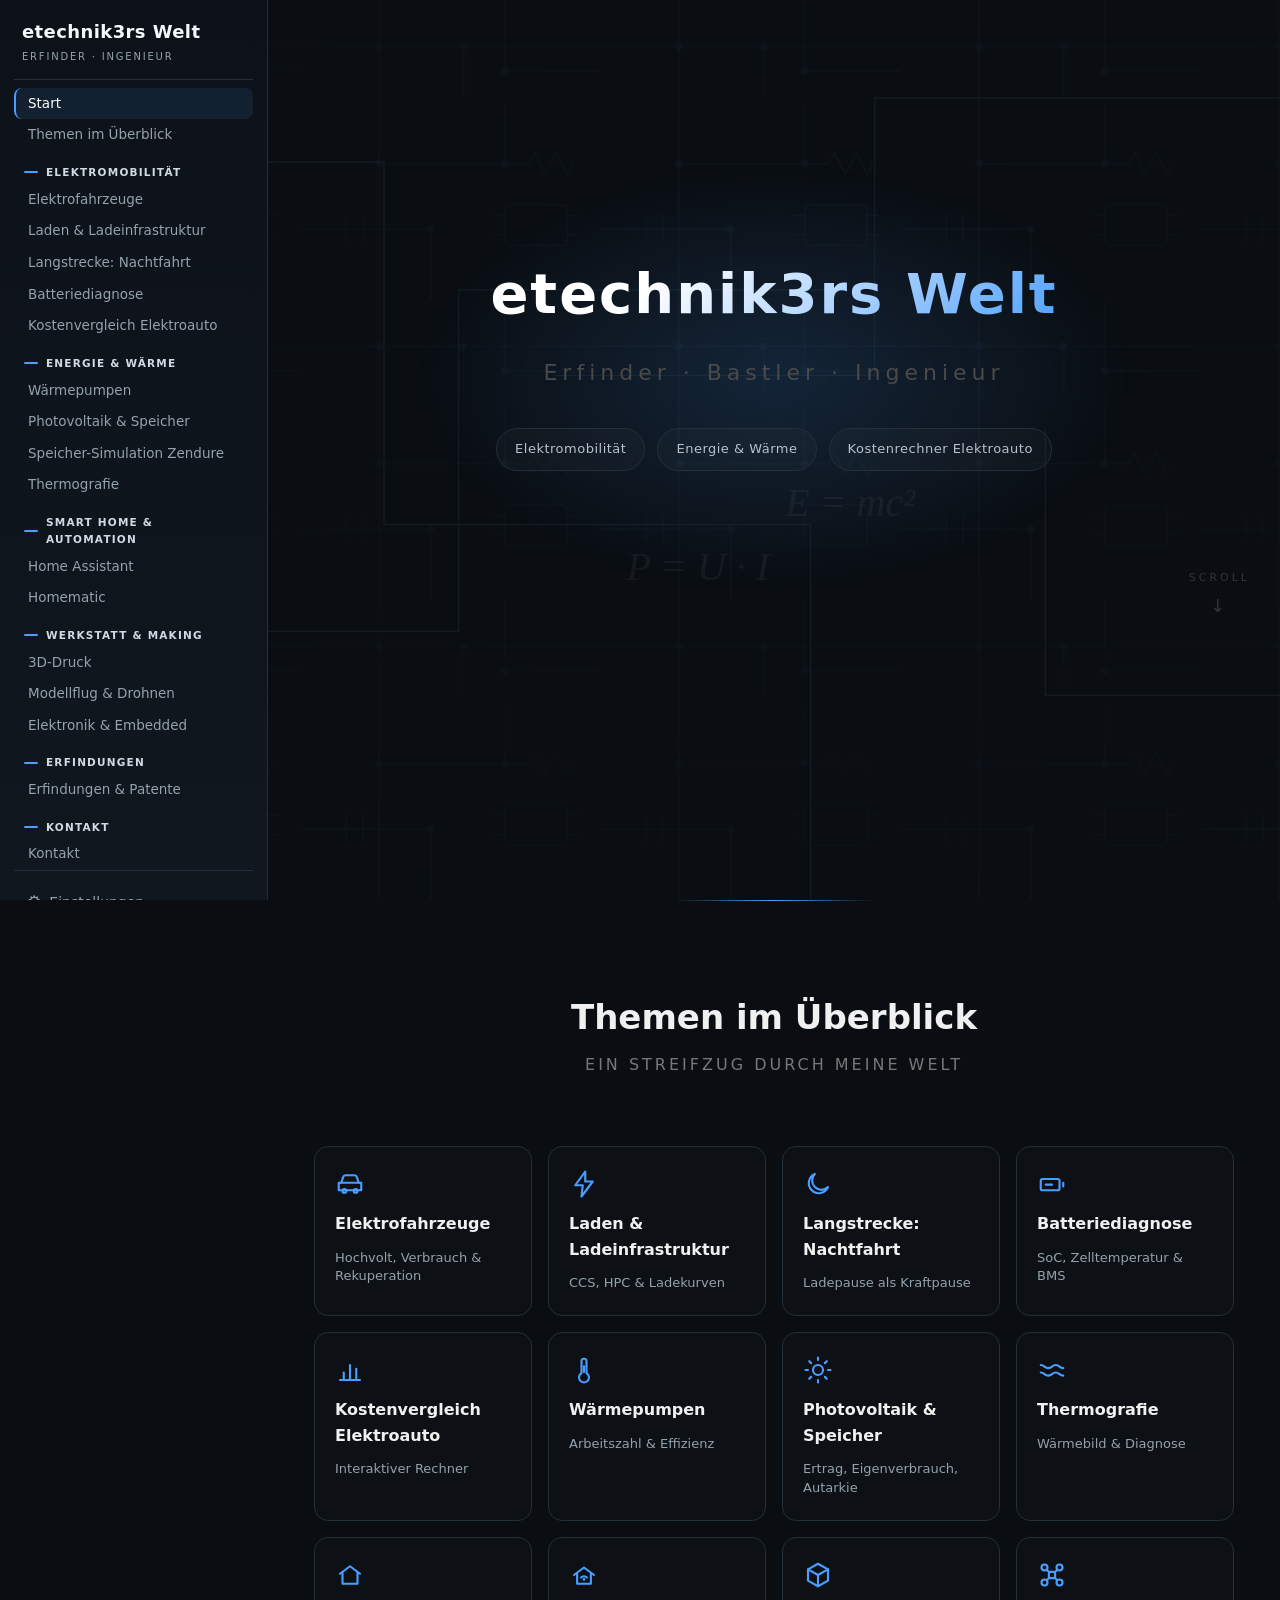
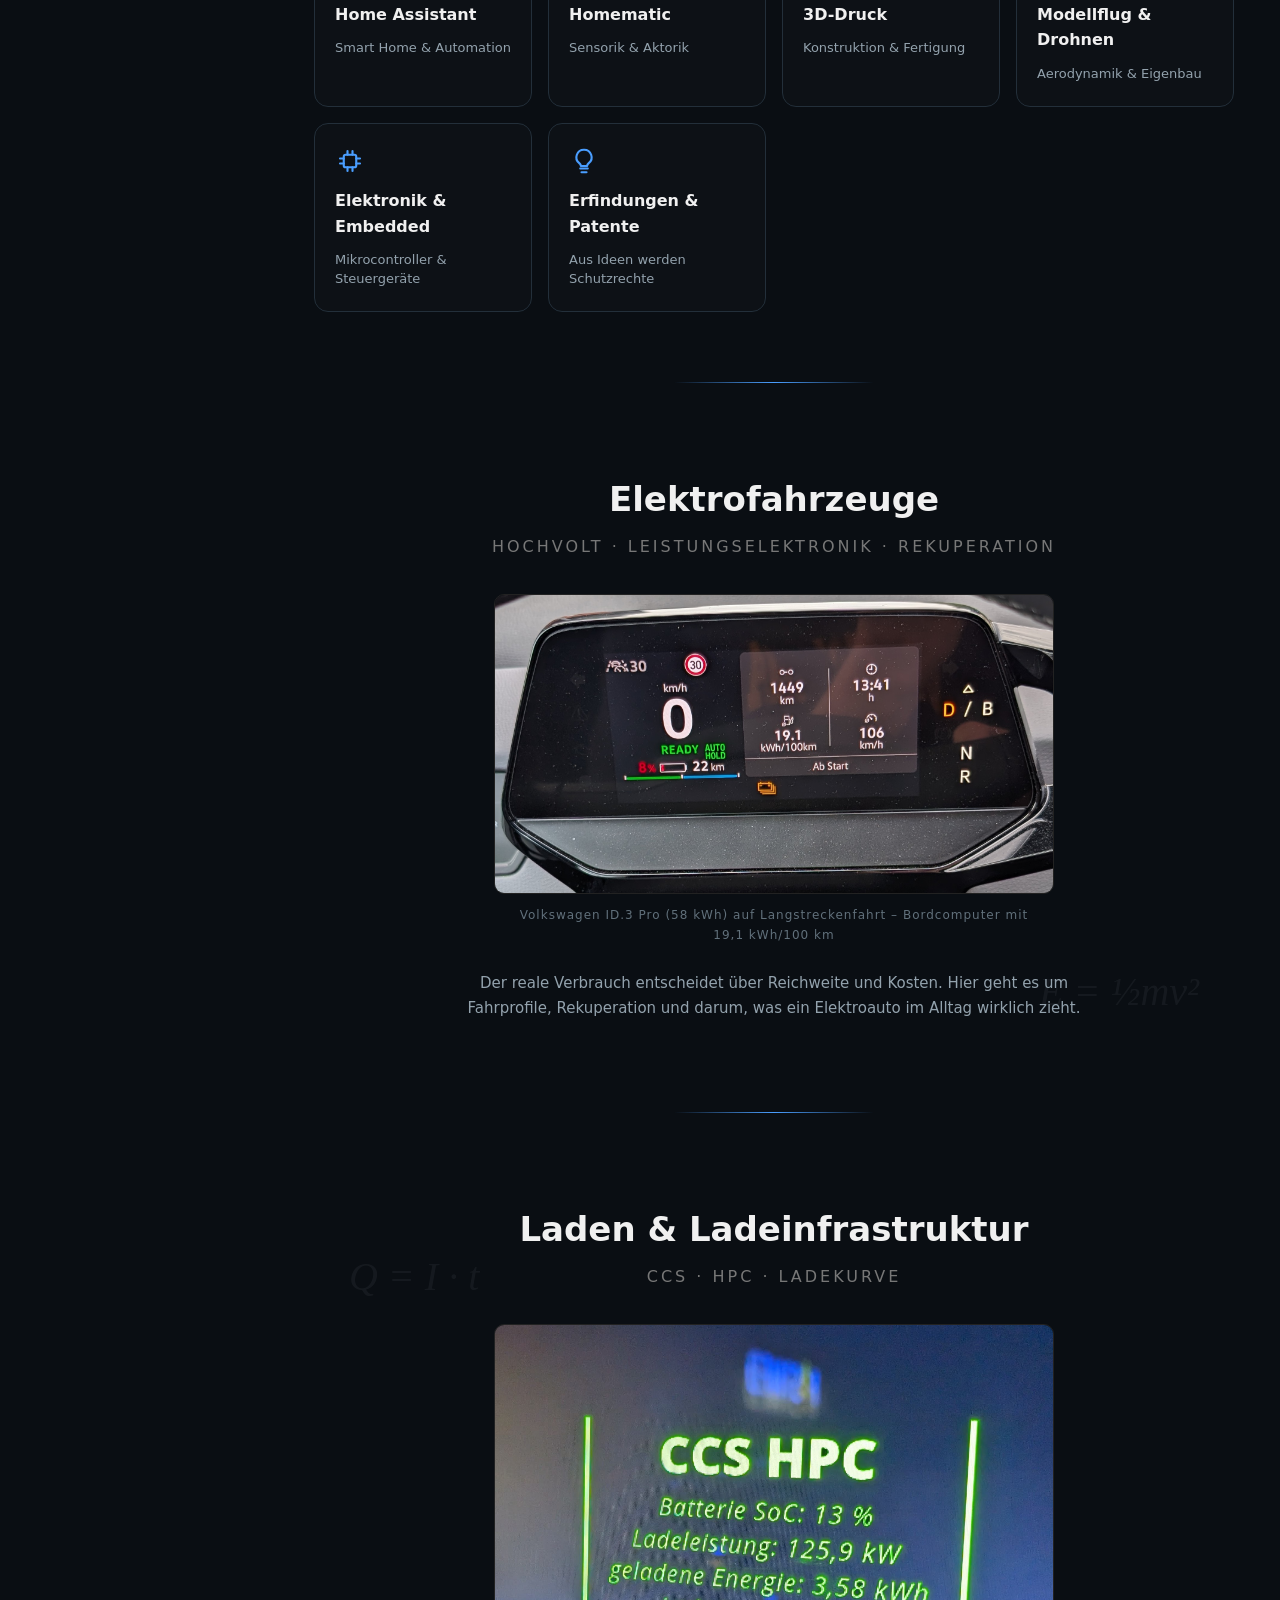
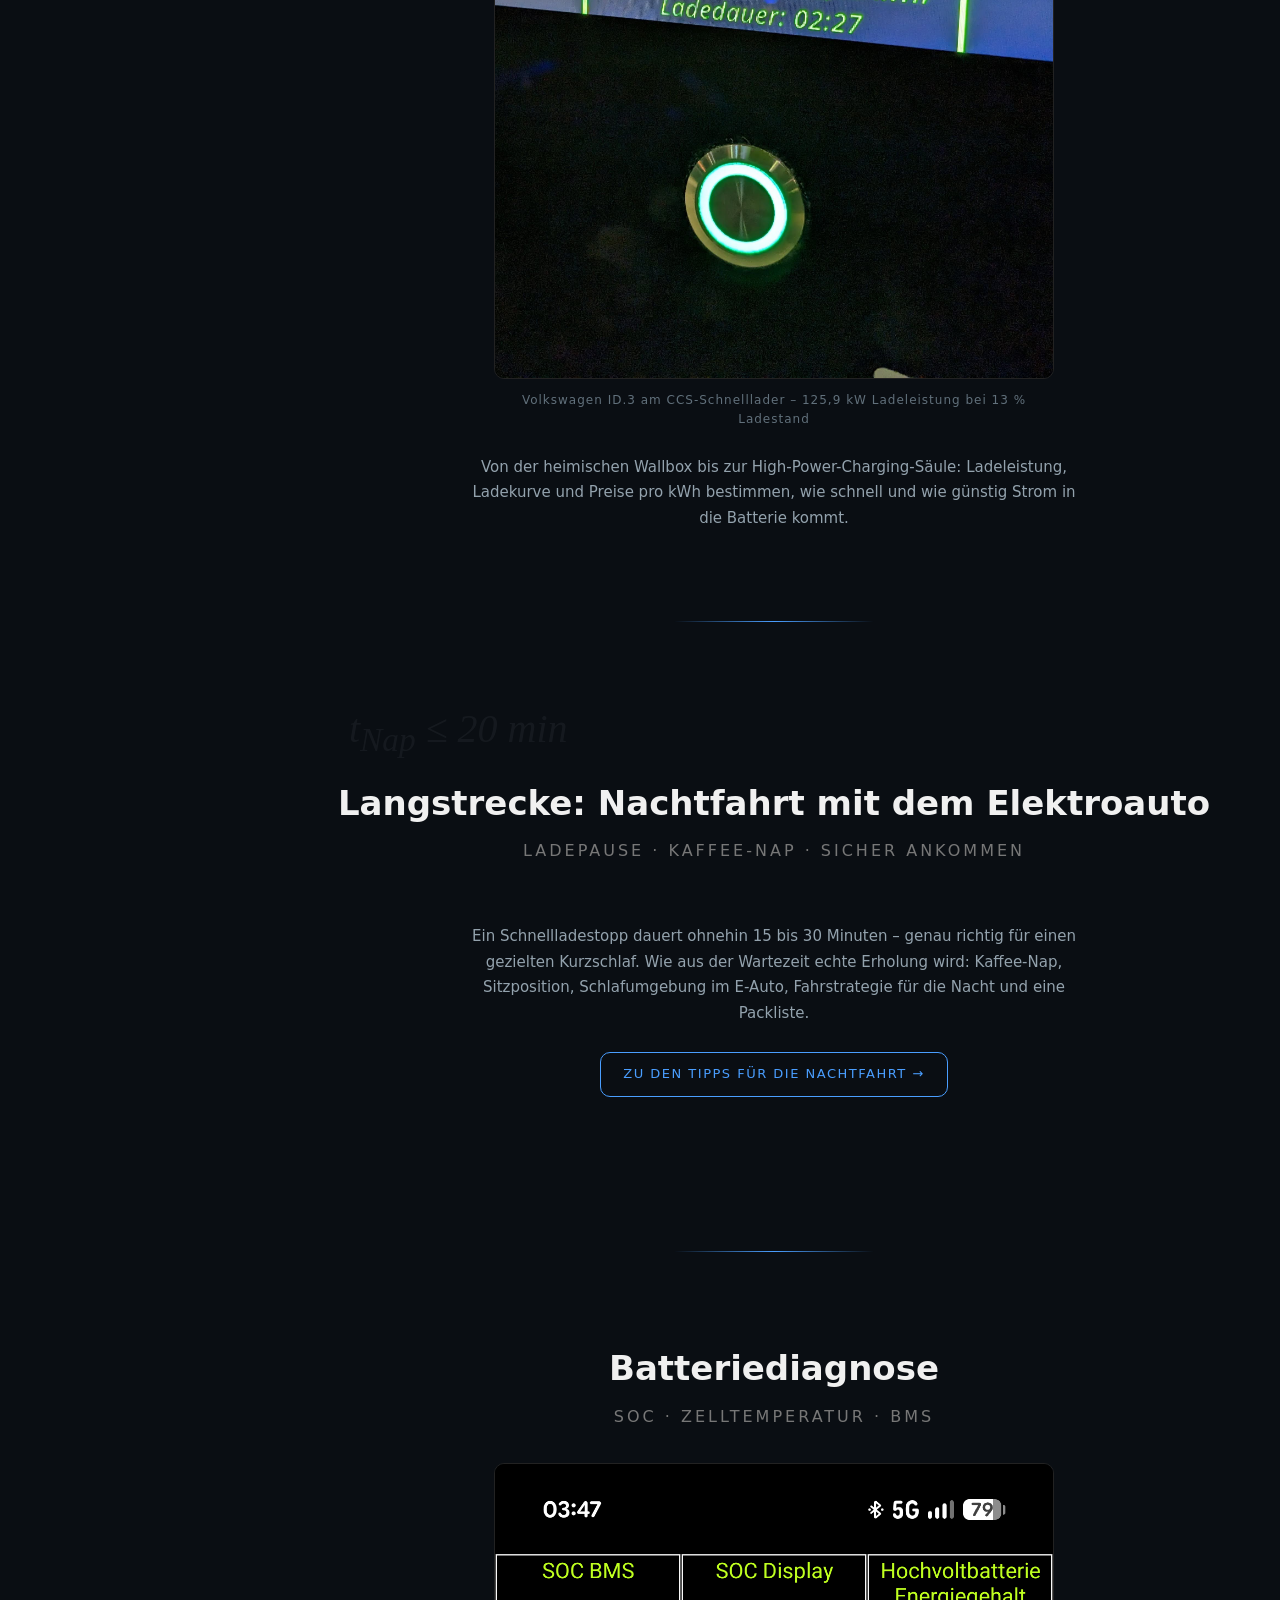
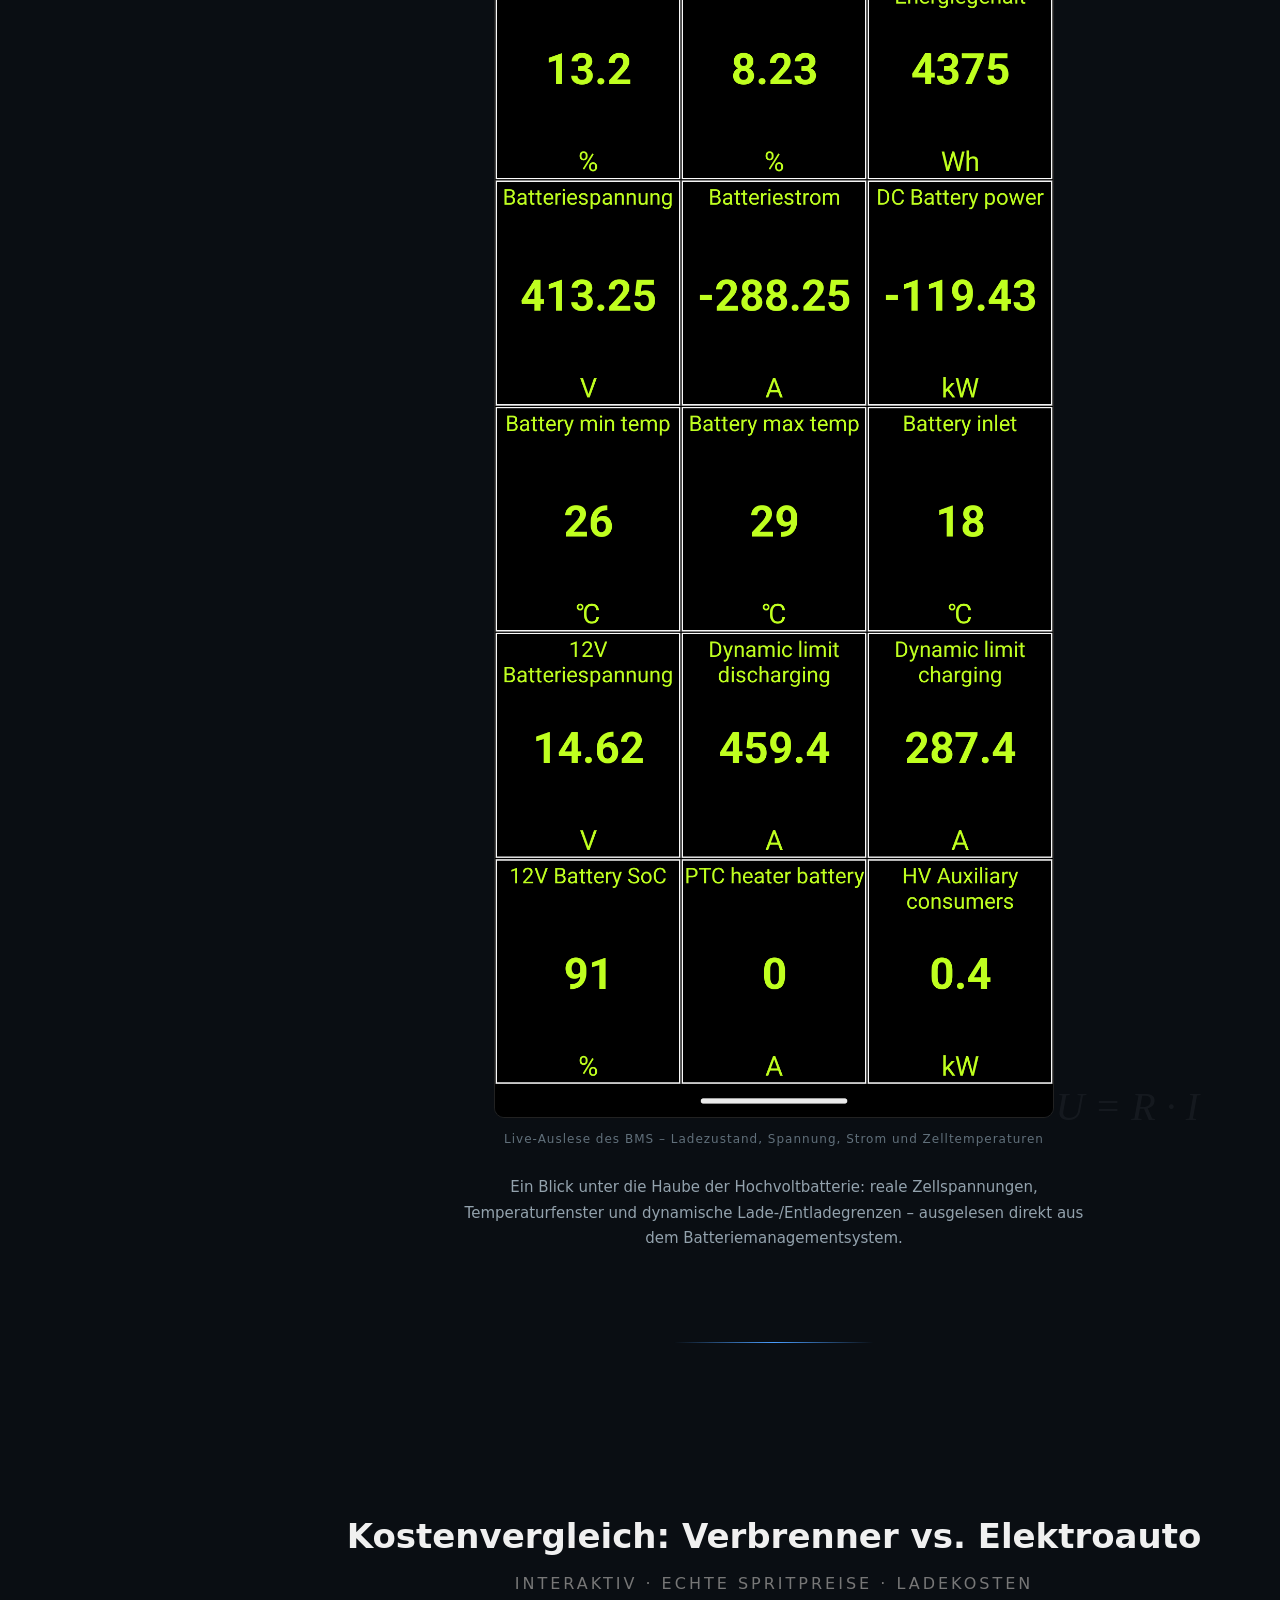
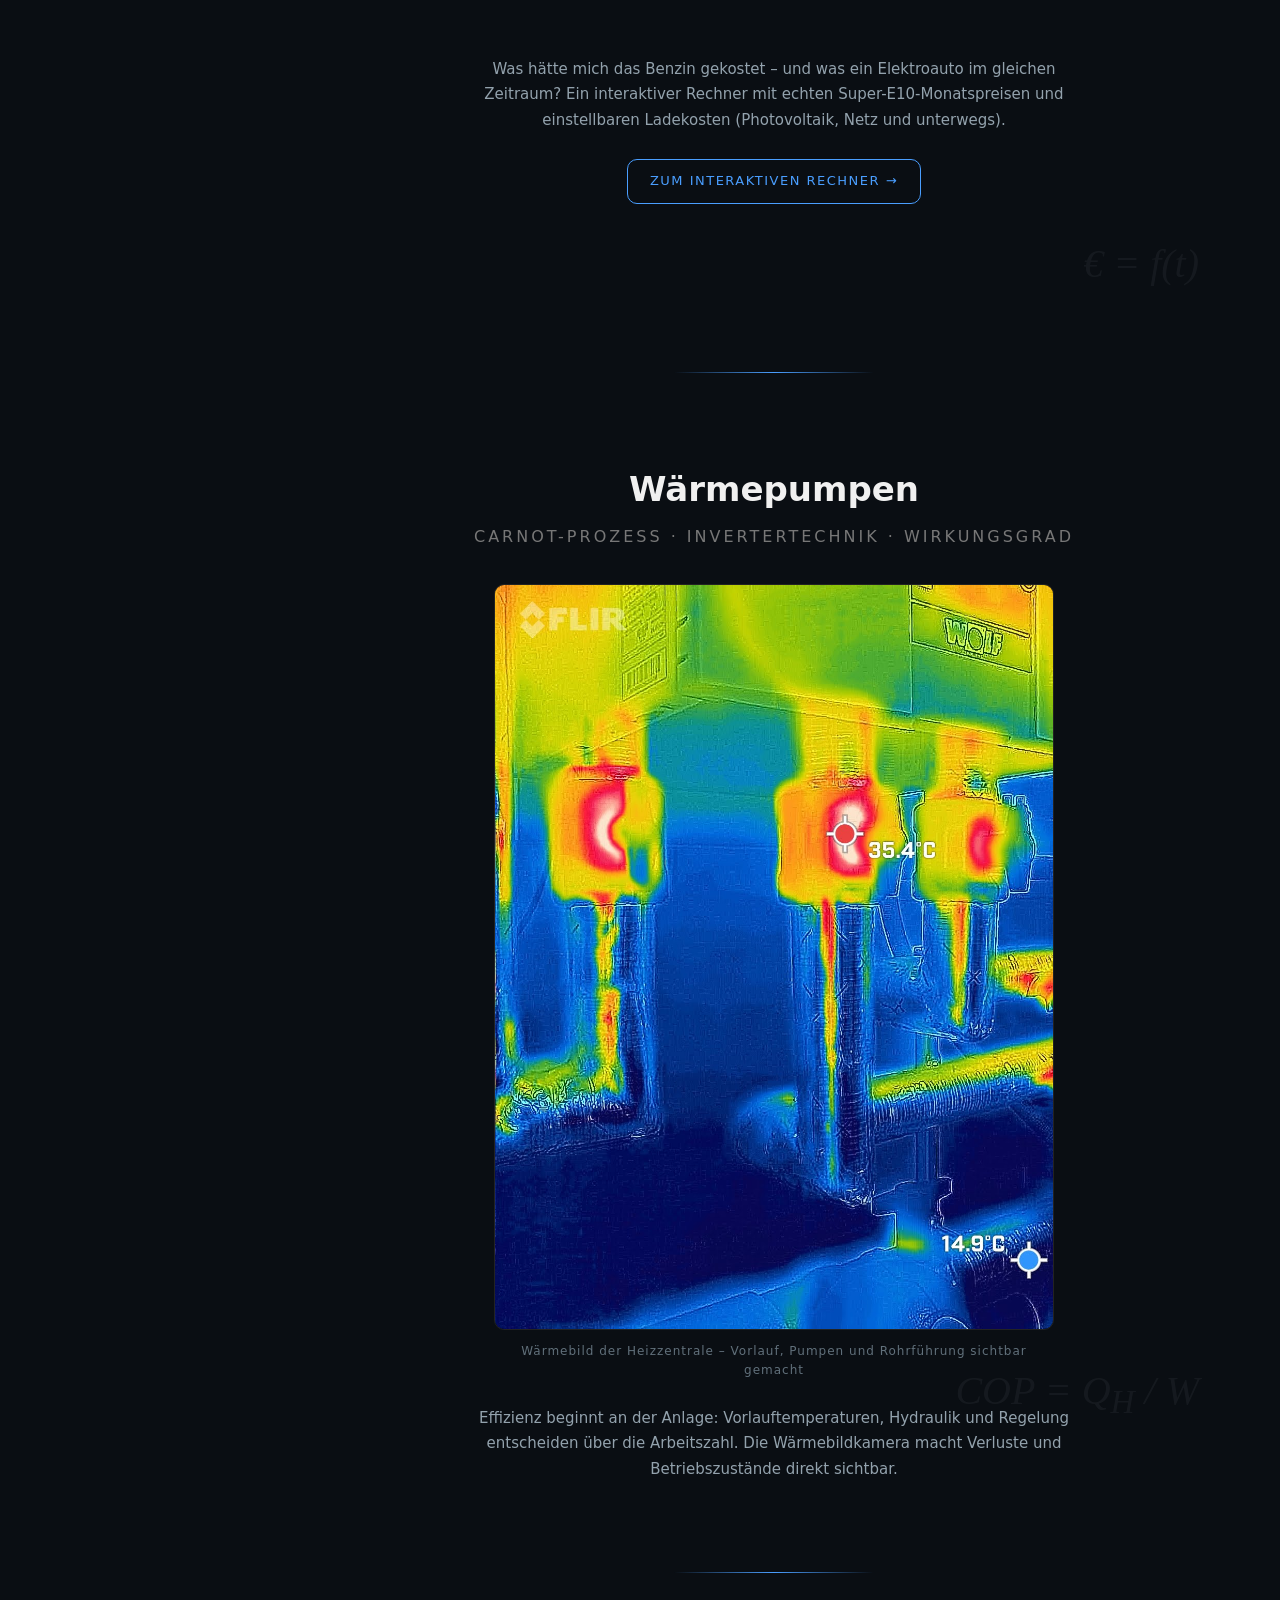
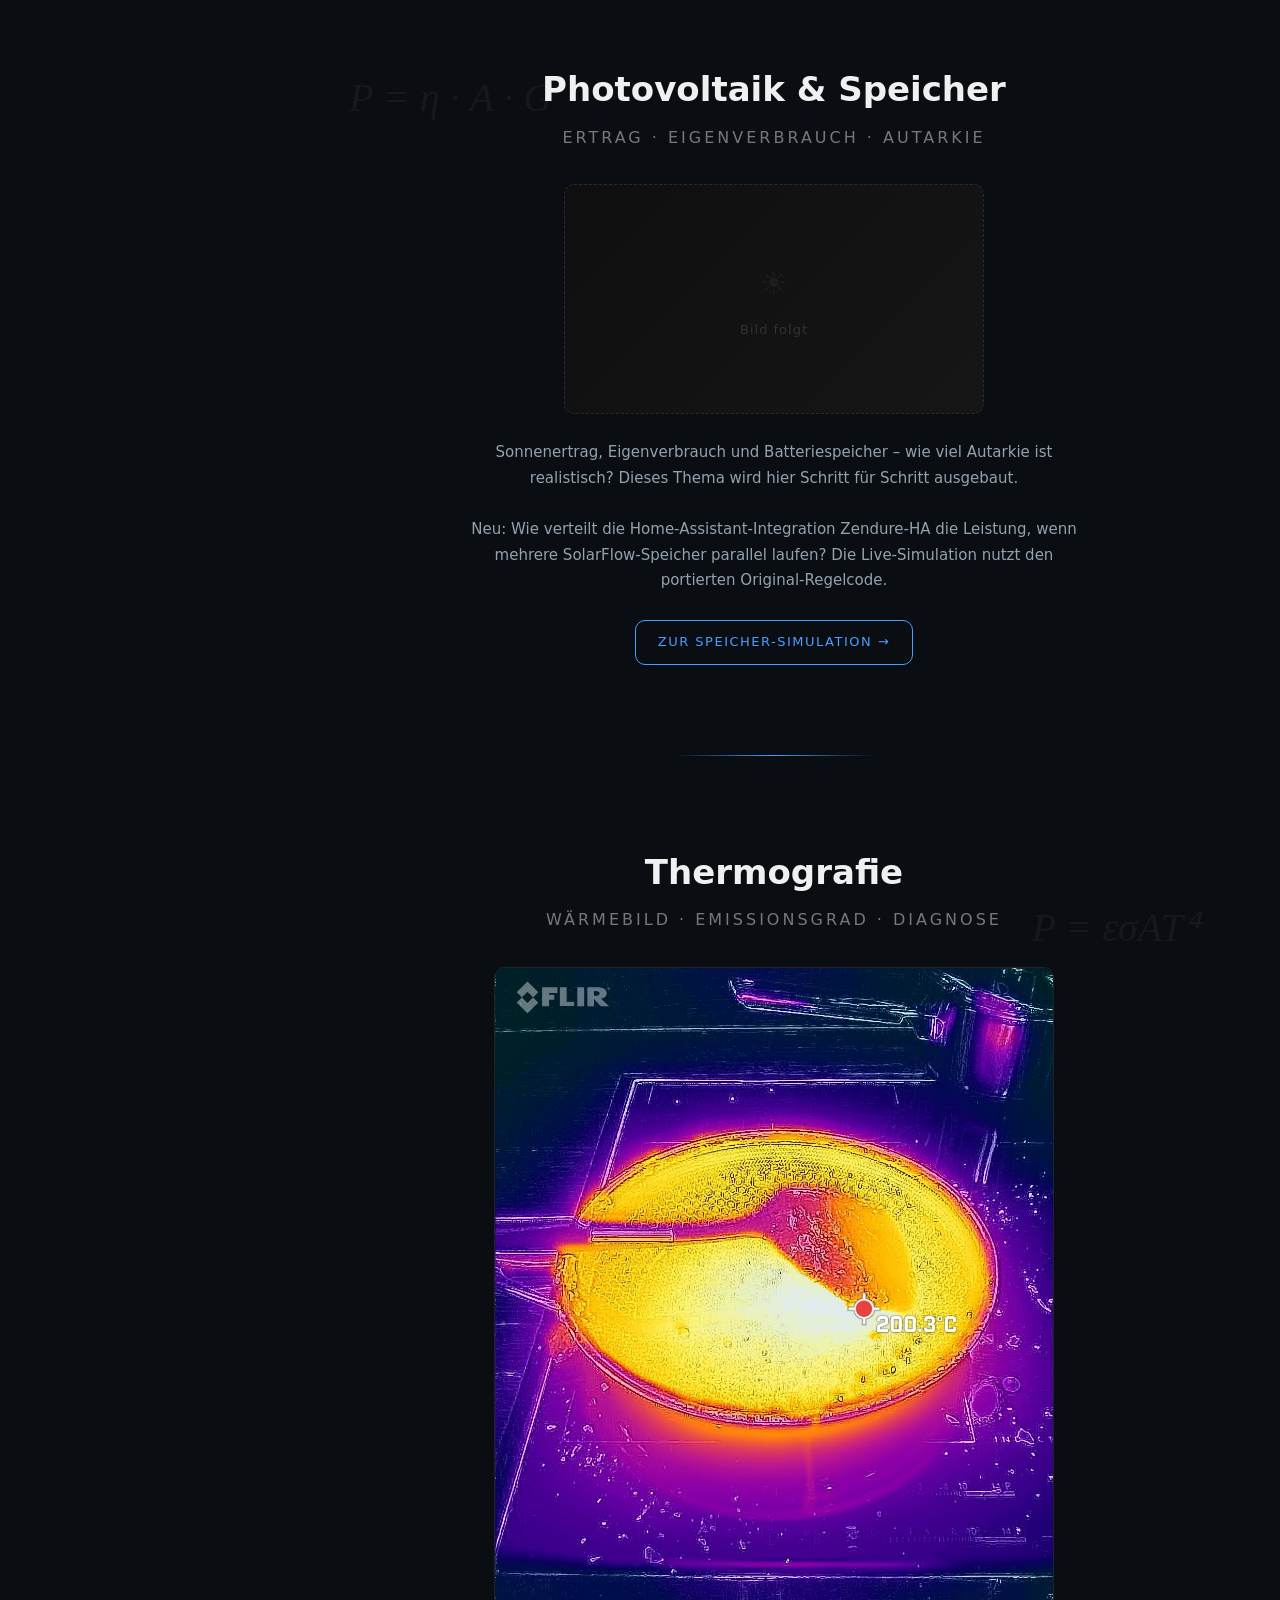
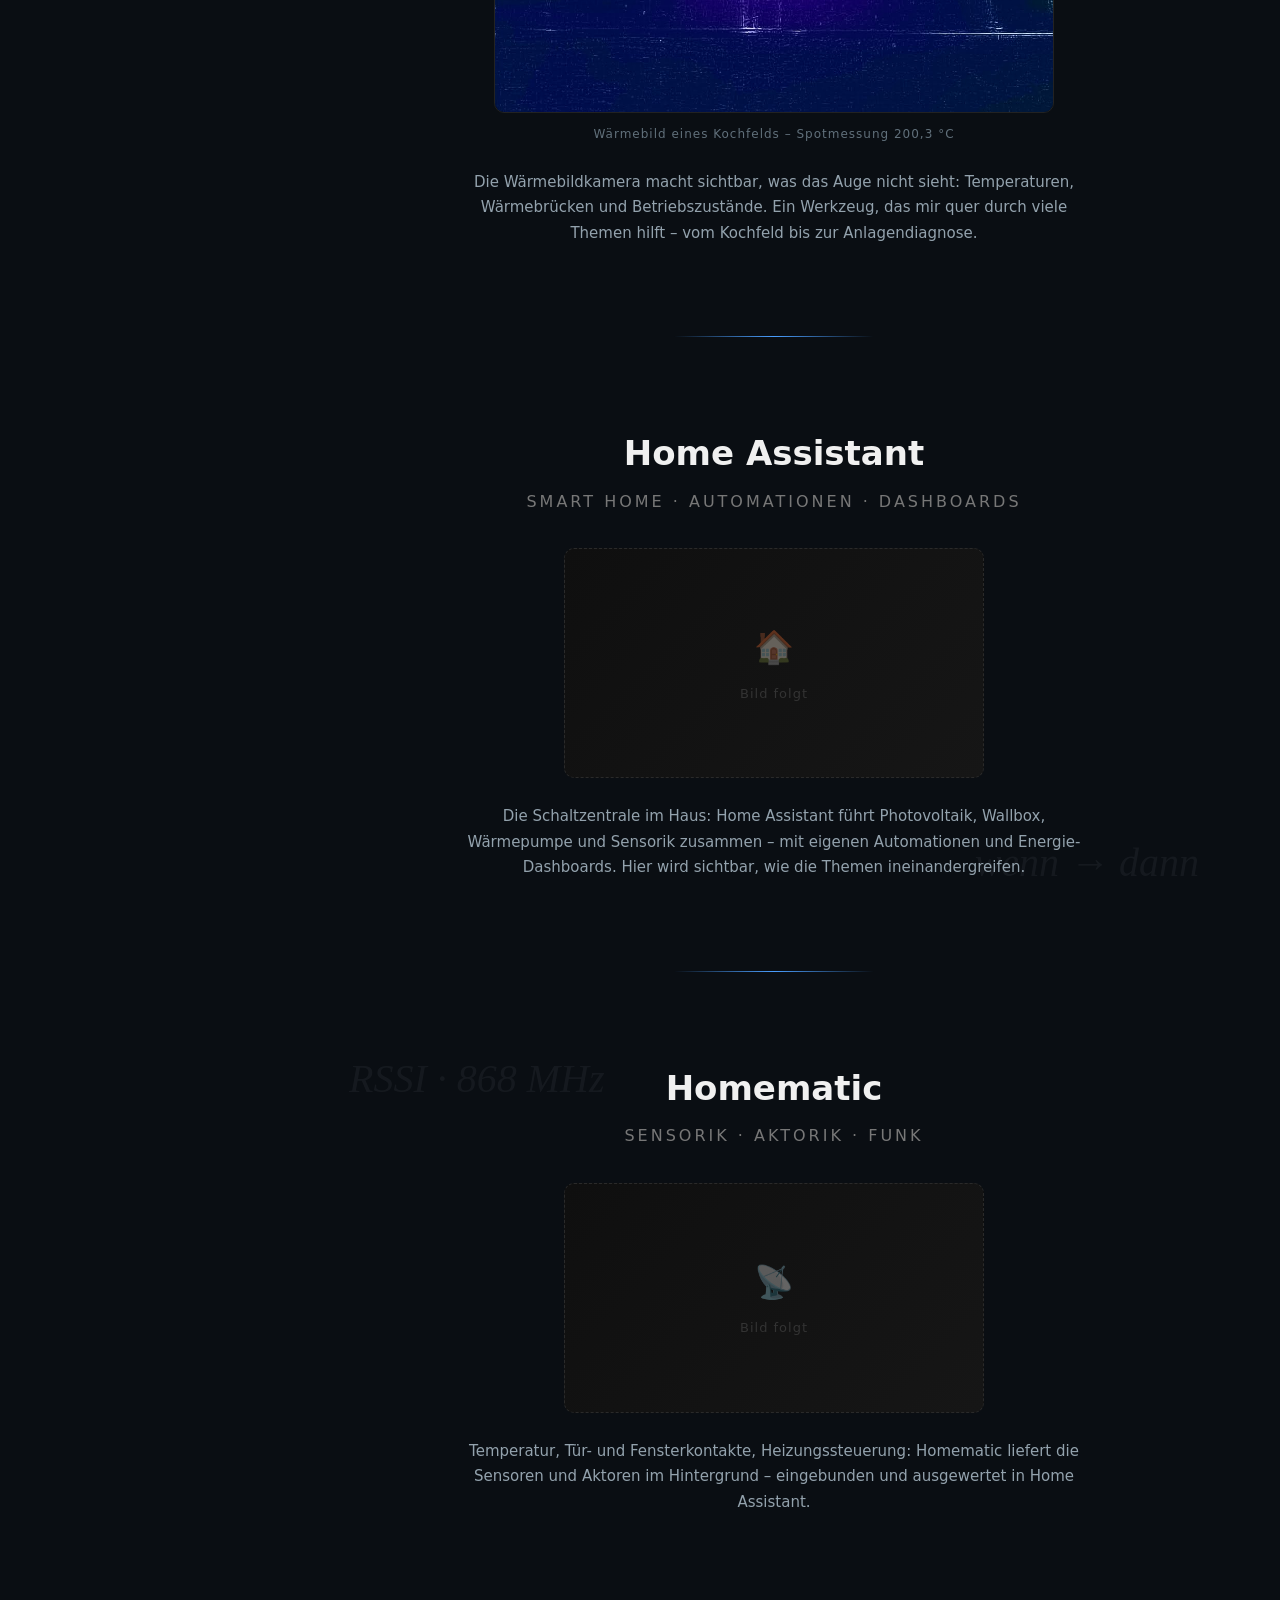
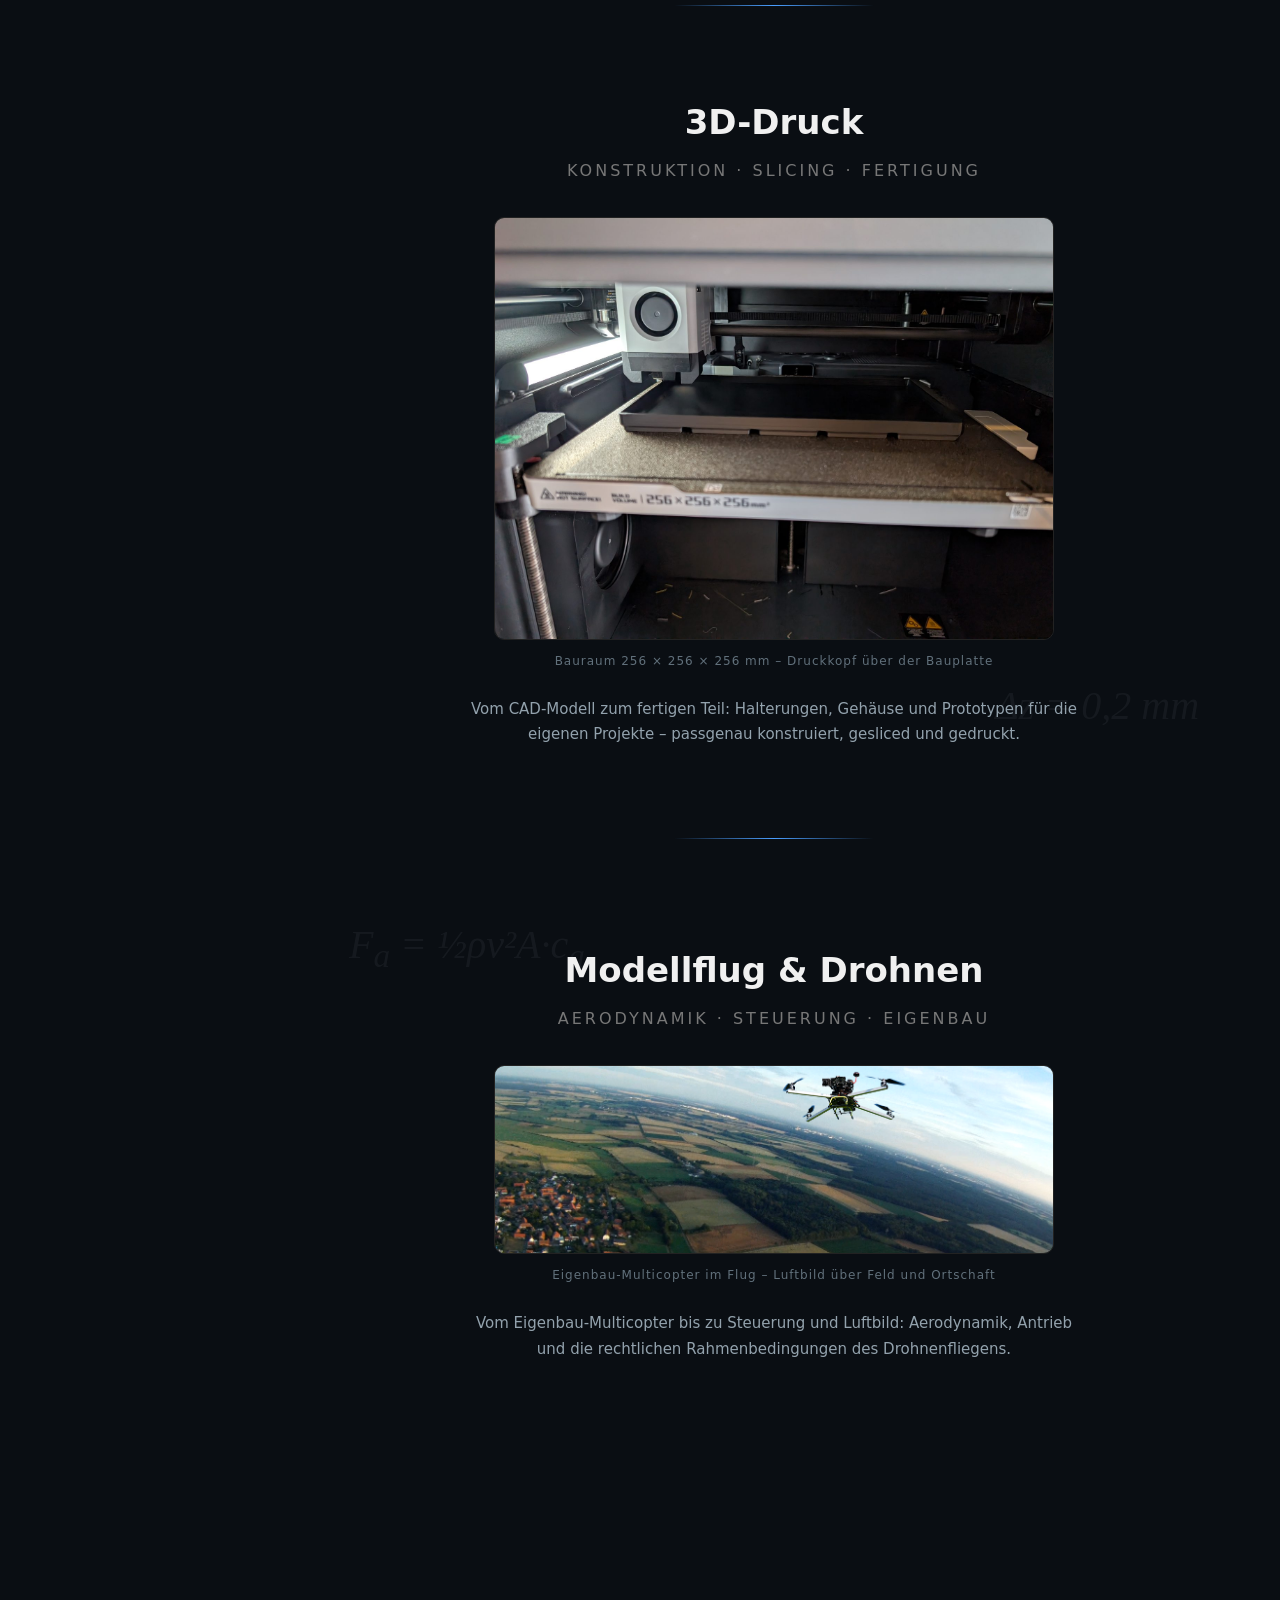
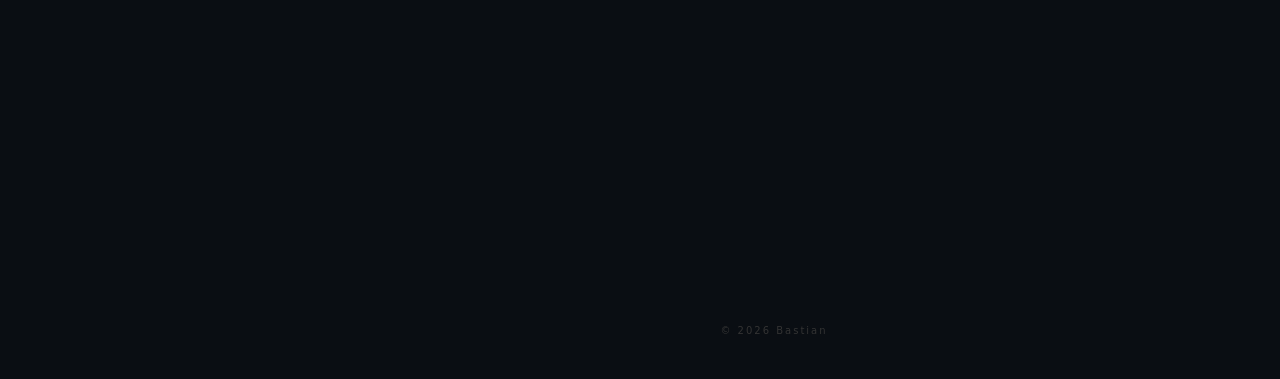
<file: index.html>
<!DOCTYPE html>
<html lang="de">
<head>
<meta charset="UTF-8">
<meta name="viewport" content="width=device-width, initial-scale=1.0">
<title>etechnik3rs Welt</title>
<meta name="description" content="etechnik3rs Welt – Themenwelt rund um Elektromobilität, Energie & Wärme, Modellflug, Elektronik und eigene Patente.">
<meta name="theme-color" content="#0a0e13">
<link rel="manifest" href="manifest.webmanifest">
<link rel="icon" href="icons/icon.svg" type="image/svg+xml">
<link rel="apple-touch-icon" href="icons/icon-192.png">
<link rel="stylesheet" href="css/site.css">
<style>

/* ── Seiten-spezifisch: index.html ────────────────────────── */

/* Hero-Sektion (volle Höhe) */
.hero {
    min-height: 100vh;
    display: flex;
    flex-direction: column;
    align-items: center;
    justify-content: center;
    text-align: center;
    padding: 60px 30px;
    position: relative;
    opacity: 0;
    transform: translateY(40px);
    transition: opacity 0.9s ease, transform 0.9s ease;
}
.hero.visible { opacity: 1; transform: translateY(0); }

/* Weicher Lichtschein hinter dem Titel */
.hero-glow {
    position: absolute;
    top: 42%;
    left: 50%;
    width: min(720px, 90vw);
    height: 420px;
    transform: translate(-50%, -50%);
    background: radial-gradient(ellipse at center, rgba(74,158,255,0.16), transparent 70%);
    filter: blur(10px);
    pointer-events: none;
    z-index: 0;
}
.hero > *:not(.hero-glow) { position: relative; z-index: 1; }
.hero-kicker {
    font-size: 12px;
    letter-spacing: 4px;
    text-transform: uppercase;
    color: var(--accent);
    margin-bottom: 20px;
    opacity: 0.9;
}
.hero-chips {
    display: flex;
    gap: 12px;
    flex-wrap: wrap;
    justify-content: center;
    margin-top: 38px;
}
.hero-chips a {
    padding: 10px 18px;
    border: 1px solid #24303a;
    border-radius: 999px;
    background: rgba(255,255,255,0.02);
    color: #b7c2cc;
    text-decoration: none;
    font-size: 13px;
    letter-spacing: 0.5px;
    transition: border-color 0.25s ease, color 0.25s ease, background 0.25s ease;
}
.hero-chips a:hover {
    border-color: var(--accent);
    color: #fff;
    background: rgba(74,158,255,0.10);
}

/* Themen-Sektionen */
section {
    min-height: 70vh;
    display: flex;
    flex-direction: column;
    align-items: center;
    justify-content: center;
    text-align: center;
    padding: 90px 30px;
    position: relative;
    opacity: 0;
    transform: translateY(40px);
    transition: opacity 0.9s ease, transform 0.9s ease, filter 0.4s ease;
}
section.visible { opacity: 1; transform: translateY(0); }

/* Trennlinie oben an jeder Sektion */
section::before {
    content: "";
    position: absolute;
    top: 0;
    left: 50%;
    transform: translateX(-50%);
    width: 200px;
    height: 1px;
    background: linear-gradient(90deg, transparent, var(--accent), transparent);
}

/* Typografie */
h1 {
    font-size: clamp(32px, 6vw, 56px);
    font-weight: 700;
    letter-spacing: 2px;
    background: linear-gradient(135deg, #ffffff 30%, var(--accent) 100%);
    -webkit-background-clip: text;
    -webkit-text-fill-color: transparent;
    background-clip: text;
    margin-bottom: 16px;
}
h2 {
    font-size: clamp(16px, 2.5vw, 24px);
    font-weight: 300;
    color: #666;
    letter-spacing: 8px;
    text-transform: uppercase;
    margin-bottom: 28px;
}
.statement {
    font-size: clamp(16px, 2.5vw, 22px);
    letter-spacing: 5px;
    font-weight: 300;
    color: #4a4a4a;
}

/* Themen-Kopf */
.topic-title {
    font-size: clamp(24px, 4vw, 34px);
    font-weight: 600;
    margin-bottom: 8px;
    color: #f0f0f0;
}
.topic-tagline {
    font-size: clamp(13px, 1.8vw, 16px);
    color: #777;
    letter-spacing: 3px;
    text-transform: uppercase;
    margin-bottom: 34px;
}
.topic-desc {
    max-width: 620px;
    margin: 26px auto 0;
    color: var(--muted);
    font-size: 15px;
    line-height: 1.7;
}

/* Bild-Figur */
figure.media {
    margin: 0 auto;
    max-width: min(560px, 88vw);
}
figure.media img {
    width: 100%;
    height: auto;
    display: block;
    border: 1px solid #222;
    border-radius: 10px;
    background: #0f0f0f;
    transition: border-color 0.3s ease, box-shadow 0.3s ease, filter 0.3s ease;
}
figure.media img:hover {
    border-color: var(--accent);
    box-shadow: 0 0 26px rgba(74, 158, 255, 0.14);
    filter: brightness(1.04);
}
figure.media figcaption {
    margin-top: 12px;
    font-size: 12px;
    letter-spacing: 1px;
    color: var(--faint);
}

/* Zwei Bilder nebeneinander (Thermografie) */
.media-row {
    display: flex;
    gap: 22px;
    flex-wrap: wrap;
    justify-content: center;
    align-items: flex-start;
}
.media-row figure.media { max-width: min(280px, 80vw); }

/* Bild-Platzhalter (für Themen ohne Bild) */
.img-placeholder {
    width: min(420px, 84vw);
    height: 230px;
    border: 1px dashed #2a2a2a;
    border-radius: 10px;
    display: flex;
    flex-direction: column;
    align-items: center;
    justify-content: center;
    gap: 10px;
    background: linear-gradient(135deg, #0f0f0f 0%, #161616 100%);
    color: #333;
    font-size: 13px;
    letter-spacing: 1px;
}
.img-placeholder .icon { font-size: 32px; opacity: 0.35; }

/* Button-Link zur Unterseite */
.topic-link {
    display: inline-block;
    margin-top: 26px;
    padding: 11px 22px;
    border: 1px solid var(--accent);
    border-radius: 10px;
    color: var(--accent);
    text-decoration: none;
    font-size: 13px;
    letter-spacing: 1.5px;
    text-transform: uppercase;
    transition: background 0.25s ease, color 0.25s ease, box-shadow 0.25s ease;
}
.topic-link:hover {
    background: var(--accent);
    color: #0a0a0a;
    box-shadow: 0 0 22px rgba(74, 158, 255, 0.30);
}

/* Patent-Grid */
.patent-grid {
    display: flex;
    gap: 40px;
    flex-wrap: wrap;
    justify-content: center;
    align-items: flex-start;
}
.patent-card {
    display: flex;
    flex-direction: column;
    align-items: center;
    gap: 12px;
    text-decoration: none;
    color: #888;
    transition: transform 0.3s ease;
}
.patent-card:hover { transform: translateY(-4px); }
.patent-card img {
    width: min(340px, 80vw);
    height: auto;
    border: 1px solid #222;
    border-radius: 8px;
    background: #fff;
    padding: 12px;
    transition: border-color 0.3s ease, box-shadow 0.3s ease, filter 0.3s ease;
}
.patent-card:hover img {
    border-color: var(--accent);
    box-shadow: 0 0 20px rgba(74, 158, 255, 0.15);
    filter: brightness(1.05);
}
.patent-label {
    font-size: 12px;
    letter-spacing: 2px;
    color: #555;
    text-transform: uppercase;
    transition: color 0.3s ease;
}
.patent-card:hover .patent-label { color: var(--accent); }

/* Themen-Überblick (Kachelraster) */
.overview {
    min-height: auto;
    padding: 90px 30px 70px;
}
.overview-head { margin-bottom: 34px; }
.topic-grid {
    display: grid;
    grid-template-columns: repeat(auto-fit, minmax(210px, 1fr));
    gap: 16px;
    width: 100%;
    max-width: 920px;
}
.topic-card {
    display: flex;
    flex-direction: column;
    align-items: flex-start;
    gap: 12px;
    text-align: left;
    padding: 22px 20px;
    border: 1px solid var(--line);
    border-radius: 14px;
    background: rgba(255, 255, 255, 0.015);
    text-decoration: none;
    transition: transform 0.25s ease, border-color 0.25s ease, box-shadow 0.25s ease, background 0.25s ease;
}
.topic-card:hover {
    transform: translateY(-5px);
    border-color: var(--accent);
    background: rgba(74, 158, 255, 0.06);
    box-shadow: 0 12px 30px rgba(74, 158, 255, 0.12);
}
.topic-card .ic {
    width: 30px; height: 30px;
    color: var(--accent);
    stroke: currentColor;
    fill: none;
    stroke-width: 1.7;
    stroke-linecap: round;
    stroke-linejoin: round;
}
.topic-card .tc-name { color: #f0f0f0; font-weight: 600; font-size: 16px; }
.topic-card .tc-tag { color: var(--muted); font-size: 13px; line-height: 1.45; }

/* Kontakt-Sektion */
button.topic-link { background: transparent; font-family: inherit; cursor: pointer; }
.contact-note {
    margin-top: 18px;
    font-size: 13px;
    color: var(--faint);
    min-height: 1.2em;
}

/* Formeln im Hintergrund */
.formula {
    position: absolute;
    opacity: 0.05;
    font-size: clamp(24px, 3.5vw, 40px);
    font-family: "Times New Roman", "Cambria Math", serif;
    font-style: italic;
    pointer-events: none;
    animation: float 8s ease-in-out infinite;
}
.formula.tl { top: 12%;  left: 8%;  animation-delay: 0s;   }
.formula.br { bottom: 12%; right: 8%;  animation-delay: -4s; }
.formula.tr { top: 12%;  right: 8%; animation-delay: -2s; }
.formula.bl { bottom: 12%; left: 8%;  animation-delay: -6s; }
@keyframes float {
    0%, 100% { transform: translateY(0); }
    50%      { transform: translateY(-10px); }
}

/* Scroll-Indikator */
.scroll-hint {
    position: absolute;
    bottom: 30px;
    left: 50%;
    transform: translateX(-50%);
    display: flex;
    flex-direction: column;
    align-items: center;
    gap: 6px;
    color: #333;
    font-size: 11px;
    letter-spacing: 3px;
    text-transform: uppercase;
    animation: pulse 2.5s ease-in-out infinite;
}
.scroll-hint .arrow { font-size: 18px; }
@keyframes pulse {
    0%, 100% { opacity: 0.3; }
    50%      { opacity: 0.8; }
}

/* Impressum & Footer */
.impressum {
    text-align: center;
    padding: 30px 20px 10px 20px;
    color: #333;
    font-size: 11px;
    letter-spacing: 1px;
    line-height: 1.8;
}
.impressum a {
    color: #555;
    text-decoration: none;
    border-bottom: 1px solid #333;
    transition: color 0.3s ease;
}
.impressum a:hover { color: var(--accent); }
footer {
    text-align: center;
    padding: 10px 20px 40px 20px;
    color: #333;
    font-size: 10px;
    letter-spacing: 2px;
}

@media (max-width: 600px) {
    .patent-grid { gap: 24px; }
    .patent-card img { padding: 8px; }
    section { padding: 70px 22px; }
}

</style>
</head>
<body>

<!-- Diffuse Leiterplatten-Textur im Hintergrund -->
<div class="tech-bg" aria-hidden="true"></div>

<!-- ═══════════════ NAVIGATION ═══════════════ -->
<button class="nav-toggle" aria-label="Menü öffnen" aria-expanded="false">&#9776;</button>
<div class="nav-backdrop"></div>

<nav class="sidebar" id="sidebar" aria-label="Hauptnavigation">
    <div class="sidebar-inner">
        <a class="brand" href="index.html">
            <span class="brand-name">etechnik3rs Welt</span>
            <span class="brand-role">Erfinder &middot; Ingenieur</span>
        </a>
        <ul class="nav-list">
            <li><a href="#start" data-nav>Start</a></li>
            <li><a href="#themen" data-nav>Themen im &Uuml;berblick</a></li>

            <li class="nav-group">Elektromobilit&auml;t</li>
            <li><a href="#elektrofahrzeuge" data-nav>Elektrofahrzeuge</a></li>
            <li><a href="#laden" data-nav>Laden &amp; Ladeinfrastruktur</a></li>
            <li><a href="#nachtfahrt" data-nav>Langstrecke: Nachtfahrt</a></li>
            <li><a href="#batterie" data-nav>Batteriediagnose</a></li>
            <li><a href="#kostenrechner" data-nav>Kostenvergleich Elektroauto</a></li>

            <li class="nav-group">Energie &amp; W&auml;rme</li>
            <li><a href="#waermepumpen" data-nav>W&auml;rmepumpen</a></li>
            <li><a href="#photovoltaik" data-nav>Photovoltaik &amp; Speicher</a></li>
            <li><a href="zendure-simulation.html">Speicher-Simulation Zendure</a></li>
            <li><a href="#thermografie" data-nav>Thermografie</a></li>

            <li class="nav-group">Smart Home &amp; Automation</li>
            <li><a href="#homeassistant" data-nav>Home Assistant</a></li>
            <li><a href="#homematic" data-nav>Homematic</a></li>

            <li class="nav-group">Werkstatt &amp; Making</li>
            <li><a href="#druck3d" data-nav>3D-Druck</a></li>
            <li><a href="#drohnen" data-nav>Modellflug &amp; Drohnen</a></li>
            <li><a href="#elektronik" data-nav>Elektronik &amp; Embedded</a></li>

            <li class="nav-group">Erfindungen</li>
            <li><a href="#erfindungen" data-nav>Erfindungen &amp; Patente</a></li>

            <li class="nav-group">Kontakt</li>
            <li><a href="#kontakt" data-nav>Kontakt</a></li>
        </ul>

        <!-- Fußbereich: Einstellungen / App installieren -->
        <div class="sidebar-foot">
            <button class="gear-btn" id="gearBtn" aria-expanded="false" aria-haspopup="true">
                <span class="gear-ico" aria-hidden="true">&#9881;</span> Einstellungen
            </button>
            <div class="gear-menu" id="gearMenu" hidden>
                <button class="gear-item" id="installBtn" hidden>App installieren</button>
                <button class="gear-item" id="updateCheck">Nach Updates suchen</button>
                <div class="gear-version" id="appVersion"></div>
            </div>
        </div>
    </div>
</nav>

<!-- Update-Hinweis -->
<div class="update-banner" id="updateBanner" role="alert" aria-live="polite">
    <span>Neue Version verf&uuml;gbar.</span>
    <button class="ub-reload" id="ubReload">Neu laden</button>
    <button class="ub-close" id="ubClose" aria-label="Hinweis schlie&szlig;en">&times;</button>
</div>


<!-- ═══════════════ INHALT ═══════════════ -->
<div class="page">

    <!-- ── HERO ── -->
    <div class="hero" id="start">
        <div class="hero-glow"></div>

        <h1>etechnik3rs Welt</h1>
        <div class="statement">Erfinder &middot; Bastler &middot; Ingenieur</div>

        <div class="hero-chips">
            <a href="#elektrofahrzeuge">Elektromobilit&auml;t</a>
            <a href="#waermepumpen">Energie &amp; W&auml;rme</a>
            <a href="elektroauto-kostenvergleich.html">Kostenrechner Elektroauto</a>
        </div>

        <div class="formula tl">E = mc&sup2;</div>
        <div class="formula br">P = U &middot; I</div>

        <div class="scroll-hint">
            <span>Scroll</span>
            <span class="arrow">&#8595;</span>
        </div>
    </div>


    <!-- ── ICON-SPRITE (einmalig, versteckt) ── -->
    <svg width="0" height="0" style="position:absolute" aria-hidden="true" focusable="false">
        <symbol id="i-car" viewBox="0 0 24 24"><path d="M5 11l1.5-4.5A2 2 0 0 1 8.4 5h7.2a2 2 0 0 1 1.9 1.5L19 11"/><path d="M3 11h18v6H3z"/><circle cx="7.5" cy="17.5" r="1.5"/><circle cx="16.5" cy="17.5" r="1.5"/></symbol>
        <symbol id="i-bolt" viewBox="0 0 24 24"><path d="M13 2 5 13h6l-1 9 9-12h-6z"/></symbol>
        <symbol id="i-moon" viewBox="0 0 24 24"><path d="M20 14.5A8 8 0 1 1 9.5 4a6.5 6.5 0 0 0 10.5 10.5z"/></symbol>
        <symbol id="i-battery" viewBox="0 0 24 24"><rect x="3" y="8" width="15" height="9" rx="1.5"/><path d="M21 11v3"/><path d="M7 12.5h5"/></symbol>
        <symbol id="i-chart" viewBox="0 0 24 24"><path d="M4 20h16"/><path d="M7 20v-6"/><path d="M12 20V8"/><path d="M17 20v-9"/></symbol>
        <symbol id="i-sun" viewBox="0 0 24 24"><circle cx="12" cy="12" r="4"/><path d="M12 2v2M12 20v2M2 12h2M20 12h2M5 5l1.5 1.5M17.5 17.5 19 19M19 5l-1.5 1.5M6.5 17.5 5 19"/></symbol>
        <symbol id="i-heat" viewBox="0 0 24 24"><path d="M14 14.5V5a2 2 0 0 0-4 0v9.5a4 4 0 1 0 4 0z"/><path d="M12 13.5V9"/></symbol>
        <symbol id="i-waves" viewBox="0 0 24 24"><path d="M3 8c3 0 3 2.5 6 2.5S12 8 15 8s3 2.5 6 2.5"/><path d="M3 14c3 0 3 2.5 6 2.5S12 14 15 14s3 2.5 6 2.5"/></symbol>
        <symbol id="i-house" viewBox="0 0 24 24"><path d="M4 11 12 5l8 6"/><path d="M6 10v9h12v-9"/></symbol>
        <symbol id="i-house-signal" viewBox="0 0 24 24"><path d="M4 12 12 6l8 6"/><path d="M6.5 11v8h11v-8"/><circle cx="12" cy="15.5" r="1.1" fill="currentColor" stroke="none"/><path d="M9.7 14a3.2 3.2 0 0 1 4.6 0"/></symbol>
        <symbol id="i-cube" viewBox="0 0 24 24"><path d="M12 3l8 4.5v9L12 21 4 16.5v-9z"/><path d="M4 7.5 12 12l8-4.5"/><path d="M12 12v9"/></symbol>
        <symbol id="i-drone" viewBox="0 0 24 24"><circle cx="6" cy="6" r="2.4"/><circle cx="18" cy="6" r="2.4"/><circle cx="6" cy="18" r="2.4"/><circle cx="18" cy="18" r="2.4"/><rect x="9.5" y="9.5" width="5" height="5" rx="1"/><path d="M8 8l2 2M16 8l-2 2M8 16l2-2M16 16l-2-2"/></symbol>
        <symbol id="i-chip" viewBox="0 0 24 24"><rect x="7" y="7" width="10" height="10" rx="1.5"/><path d="M10 4v3M14 4v3M10 17v3M14 17v3M4 10h3M4 14h3M17 10h3M17 14h3"/></symbol>
        <symbol id="i-bulb" viewBox="0 0 24 24"><path d="M9 18h6"/><path d="M10 21h4"/><path d="M12 3a6 6 0 0 0-3.8 10.7c.8.7 1.3 1.6 1.3 2.3h5c0-.7.5-1.6 1.3-2.3A6 6 0 0 0 12 3z"/></symbol>
    </svg>


    <!-- ── THEMEN IM ÜBERBLICK ── -->
    <section id="themen" class="overview">
        <div class="overview-head">
            <div class="topic-title">Themen im &Uuml;berblick</div>
            <div class="topic-tagline">Ein Streifzug durch meine Welt</div>
        </div>
        <div class="topic-grid">
            <a class="topic-card" href="#elektrofahrzeuge"><svg class="ic"><use href="#i-car"/></svg><span class="tc-name">Elektrofahrzeuge</span><span class="tc-tag">Hochvolt, Verbrauch &amp; Rekuperation</span></a>
            <a class="topic-card" href="#laden"><svg class="ic"><use href="#i-bolt"/></svg><span class="tc-name">Laden &amp; Ladeinfrastruktur</span><span class="tc-tag">CCS, HPC &amp; Ladekurven</span></a>
            <a class="topic-card" href="elektroauto-nachtfahrt.html"><svg class="ic"><use href="#i-moon"/></svg><span class="tc-name">Langstrecke: Nachtfahrt</span><span class="tc-tag">Ladepause als Kraftpause</span></a>
            <a class="topic-card" href="#batterie"><svg class="ic"><use href="#i-battery"/></svg><span class="tc-name">Batteriediagnose</span><span class="tc-tag">SoC, Zelltemperatur &amp; BMS</span></a>
            <a class="topic-card" href="elektroauto-kostenvergleich.html"><svg class="ic"><use href="#i-chart"/></svg><span class="tc-name">Kostenvergleich Elektroauto</span><span class="tc-tag">Interaktiver Rechner</span></a>
            <a class="topic-card" href="#waermepumpen"><svg class="ic"><use href="#i-heat"/></svg><span class="tc-name">W&auml;rmepumpen</span><span class="tc-tag">Arbeitszahl &amp; Effizienz</span></a>
            <a class="topic-card" href="#photovoltaik"><svg class="ic"><use href="#i-sun"/></svg><span class="tc-name">Photovoltaik &amp; Speicher</span><span class="tc-tag">Ertrag, Eigenverbrauch, Autarkie</span></a>
            <a class="topic-card" href="#thermografie"><svg class="ic"><use href="#i-waves"/></svg><span class="tc-name">Thermografie</span><span class="tc-tag">W&auml;rmebild &amp; Diagnose</span></a>
            <a class="topic-card" href="#homeassistant"><svg class="ic"><use href="#i-house"/></svg><span class="tc-name">Home Assistant</span><span class="tc-tag">Smart Home &amp; Automation</span></a>
            <a class="topic-card" href="#homematic"><svg class="ic"><use href="#i-house-signal"/></svg><span class="tc-name">Homematic</span><span class="tc-tag">Sensorik &amp; Aktorik</span></a>
            <a class="topic-card" href="#druck3d"><svg class="ic"><use href="#i-cube"/></svg><span class="tc-name">3D-Druck</span><span class="tc-tag">Konstruktion &amp; Fertigung</span></a>
            <a class="topic-card" href="#drohnen"><svg class="ic"><use href="#i-drone"/></svg><span class="tc-name">Modellflug &amp; Drohnen</span><span class="tc-tag">Aerodynamik &amp; Eigenbau</span></a>
            <a class="topic-card" href="#elektronik"><svg class="ic"><use href="#i-chip"/></svg><span class="tc-name">Elektronik &amp; Embedded</span><span class="tc-tag">Mikrocontroller &amp; Steuerger&auml;te</span></a>
            <a class="topic-card" href="#erfindungen"><svg class="ic"><use href="#i-bulb"/></svg><span class="tc-name">Erfindungen &amp; Patente</span><span class="tc-tag">Aus Ideen werden Schutzrechte</span></a>
        </div>
    </section>


    <!-- ── ELEKTROFAHRZEUGE ── -->
    <section id="elektrofahrzeuge" class="topic-section">
        <div class="topic-title">Elektrofahrzeuge</div>
        <div class="topic-tagline">Hochvolt &middot; Leistungselektronik &middot; Rekuperation</div>
        <figure class="media">
            <img src="img/bev_01.jpg" alt="Kombiinstrument eines Volkswagen ID.3 Pro mit Momentanverbrauch 19,1 kWh/100 km" loading="lazy">
            <figcaption>Volkswagen ID.3 Pro (58&nbsp;kWh) auf Langstreckenfahrt &ndash; Bordcomputer mit 19,1&nbsp;kWh/100&nbsp;km</figcaption>
        </figure>
        <p class="topic-desc">
            Der reale Verbrauch entscheidet &uuml;ber Reichweite und Kosten. Hier geht es um
            Fahrprofile, Rekuperation und darum, was ein Elektroauto im Alltag wirklich zieht.
        </p>
        <div class="formula br">E = &frac12;mv&sup2;</div>
    </section>


    <!-- ── LADEN & LADEINFRASTRUKTUR ── -->
    <section id="laden" class="topic-section">
        <div class="topic-title">Laden &amp; Ladeinfrastruktur</div>
        <div class="topic-tagline">CCS &middot; HPC &middot; Ladekurve</div>
        <figure class="media">
            <img src="img/PXL_20240322_222939640~2.jpg" alt="Volkswagen ID.3 an einer CCS-Schnellladesäule mit 125,9 kW Ladeleistung" loading="lazy">
            <figcaption>Volkswagen ID.3 am CCS-Schnelllader &ndash; 125,9&nbsp;kW Ladeleistung bei 13&nbsp;% Ladestand</figcaption>
        </figure>
        <p class="topic-desc">
            Von der heimischen Wallbox bis zur High-Power-Charging-S&auml;ule: Ladeleistung,
            Ladekurve und Preise pro kWh bestimmen, wie schnell und wie g&uuml;nstig Strom
            in die Batterie kommt.
        </p>
        <div class="formula tl">Q = I &middot; t</div>
    </section>


    <!-- ── LANGSTRECKE: NACHTFAHRT (Verweis auf den Ratgeber) ── -->
    <section id="nachtfahrt" class="topic-section">
        <div class="topic-title">Langstrecke: Nachtfahrt mit dem Elektroauto</div>
        <div class="topic-tagline">Ladepause &middot; Kaffee-Nap &middot; Sicher ankommen</div>
        <p class="topic-desc">
            Ein Schnellladestopp dauert ohnehin 15 bis 30&nbsp;Minuten &ndash; genau richtig f&uuml;r einen
            gezielten Kurzschlaf. Wie aus der Wartezeit echte Erholung wird: Kaffee-Nap, Sitzposition,
            Schlafumgebung im E-Auto, Fahrstrategie f&uuml;r die Nacht und eine Packliste.
        </p>
        <a class="topic-link" href="elektroauto-nachtfahrt.html">Zu den Tipps f&uuml;r die Nachtfahrt &#8594;</a>
        <div class="formula tl">t<sub>Nap</sub> &le; 20&nbsp;min</div>
    </section>


    <!-- ── BATTERIEDIAGNOSE ── -->
    <section id="batterie" class="topic-section">
        <div class="topic-title">Batteriediagnose</div>
        <div class="topic-tagline">SoC &middot; Zelltemperatur &middot; BMS</div>
        <figure class="media">
            <img src="img/bev_02.png" alt="Live-Diagnose der Hochvoltbatterie: SoC, Spannung, Strom, Zelltemperaturen" loading="lazy">
            <figcaption>Live-Auslese des BMS &ndash; Ladezustand, Spannung, Strom und Zelltemperaturen</figcaption>
        </figure>
        <p class="topic-desc">
            Ein Blick unter die Haube der Hochvoltbatterie: reale Zellspannungen,
            Temperaturfenster und dynamische Lade-/Entladegrenzen &ndash; ausgelesen direkt
            aus dem Batteriemanagementsystem.
        </p>
        <div class="formula br">U = R &middot; I</div>
    </section>


    <!-- ── KOSTENVERGLEICH ELEKTROAUTO (Verweis auf den Rechner) ── -->
    <section id="kostenrechner" class="topic-section">
        <div class="topic-title">Kostenvergleich: Verbrenner vs. Elektroauto</div>
        <div class="topic-tagline">Interaktiv &middot; Echte Spritpreise &middot; Ladekosten</div>
        <p class="topic-desc">
            Was h&auml;tte mich das Benzin gekostet &ndash; und was ein Elektroauto im gleichen
            Zeitraum? Ein interaktiver Rechner mit echten Super-E10-Monatspreisen und
            einstellbaren Ladekosten (Photovoltaik, Netz und unterwegs).
        </p>
        <a class="topic-link" href="elektroauto-kostenvergleich.html">Zum interaktiven Rechner &#8594;</a>
        <div class="formula br">&euro; = f(t)</div>
    </section>


    <!-- ── WÄRMEPUMPEN ── -->
    <section id="waermepumpen" class="topic-section">
        <div class="topic-title">W&auml;rmepumpen</div>
        <div class="topic-tagline">Carnot-Prozess &middot; Invertertechnik &middot; Wirkungsgrad</div>
        <figure class="media">
            <img src="img/FLIR_20230604_055916_117.jpg" alt="Wärmebild der Heizungsanlage: Pumpen und Rohrleitungen bei 35,4 °C" loading="lazy">
            <figcaption>W&auml;rmebild der Heizzentrale &ndash; Vorlauf, Pumpen und Rohrf&uuml;hrung sichtbar gemacht</figcaption>
        </figure>
        <p class="topic-desc">
            Effizienz beginnt an der Anlage: Vorlauftemperaturen, Hydraulik und Regelung
            entscheiden &uuml;ber die Arbeitszahl. Die W&auml;rmebildkamera macht Verluste und
            Betriebszust&auml;nde direkt sichtbar.
        </p>
        <div class="formula br">COP = Q<sub>H</sub> / W</div>
    </section>


    <!-- ── PHOTOVOLTAIK & SPEICHER ── -->
    <section id="photovoltaik" class="topic-section">
        <div class="topic-title">Photovoltaik &amp; Speicher</div>
        <div class="topic-tagline">Ertrag &middot; Eigenverbrauch &middot; Autarkie</div>
        <div class="img-placeholder">
            <span class="icon">&#9728;</span>
            <span>Bild folgt</span>
        </div>
        <p class="topic-desc">
            Sonnenertrag, Eigenverbrauch und Batteriespeicher &ndash; wie viel Autarkie ist
            realistisch? Dieses Thema wird hier Schritt f&uuml;r Schritt ausgebaut.
        </p>
        <p class="topic-desc">
            Neu: Wie verteilt die Home-Assistant-Integration Zendure-HA die Leistung, wenn mehrere
            SolarFlow-Speicher parallel laufen? Die Live-Simulation nutzt den portierten Original-Regelcode.
        </p>
        <a class="topic-link" href="zendure-simulation.html">Zur Speicher-Simulation &#8594;</a>
        <div class="formula tl">P = &eta; &middot; A &middot; G</div>
    </section>


    <!-- ── THERMOGRAFIE ── -->
    <section id="thermografie" class="topic-section">
        <div class="topic-title">Thermografie</div>
        <div class="topic-tagline">W&auml;rmebild &middot; Emissionsgrad &middot; Diagnose</div>
        <figure class="media">
            <img src="img/FLIR_20241201_032158_669.jpg" alt="Wärmebild einer Pfanne auf dem Kochfeld mit Spotmessung 200,3 °C" loading="lazy">
            <figcaption>W&auml;rmebild eines Kochfelds &ndash; Spotmessung 200,3 &deg;C</figcaption>
        </figure>
        <p class="topic-desc">
            Die W&auml;rmebildkamera macht sichtbar, was das Auge nicht sieht: Temperaturen,
            W&auml;rmebr&uuml;cken und Betriebszust&auml;nde. Ein Werkzeug, das mir quer durch viele
            Themen hilft &ndash; vom Kochfeld bis zur Anlagendiagnose.
        </p>
        <div class="formula tr">P = &epsilon;&sigma;AT&#8308;</div>
    </section>


    <!-- ── HOME ASSISTANT ── -->
    <section id="homeassistant" class="topic-section">
        <div class="topic-title">Home Assistant</div>
        <div class="topic-tagline">Smart Home &middot; Automationen &middot; Dashboards</div>
        <div class="img-placeholder">
            <span class="icon">&#127968;</span>
            <span>Bild folgt</span>
        </div>
        <p class="topic-desc">
            Die Schaltzentrale im Haus: Home Assistant f&uuml;hrt Photovoltaik, Wallbox,
            W&auml;rmepumpe und Sensorik zusammen &ndash; mit eigenen Automationen und
            Energie-Dashboards. Hier wird sichtbar, wie die Themen ineinandergreifen.
        </p>
        <div class="formula br">wenn &rarr; dann</div>
    </section>


    <!-- ── HOMEMATIC ── -->
    <section id="homematic" class="topic-section">
        <div class="topic-title">Homematic</div>
        <div class="topic-tagline">Sensorik &middot; Aktorik &middot; Funk</div>
        <div class="img-placeholder">
            <span class="icon">&#128225;</span>
            <span>Bild folgt</span>
        </div>
        <p class="topic-desc">
            Temperatur, T&uuml;r- und Fensterkontakte, Heizungssteuerung: Homematic liefert
            die Sensoren und Aktoren im Hintergrund &ndash; eingebunden und ausgewertet in
            Home Assistant.
        </p>
        <div class="formula tl">RSSI &middot; 868 MHz</div>
    </section>


    <!-- ── 3D-DRUCK ── -->
    <section id="druck3d" class="topic-section">
        <div class="topic-title">3D-Druck</div>
        <div class="topic-tagline">Konstruktion &middot; Slicing &middot; Fertigung</div>
        <figure class="media">
            <img src="img/3ddruck_01.jpg" alt="3D-Drucker mit Druckkopf über der Bauplatte, Bauraum 256 × 256 × 256 mm" loading="lazy">
            <figcaption>Bauraum 256 &times; 256 &times; 256 mm &ndash; Druckkopf &uuml;ber der Bauplatte</figcaption>
        </figure>
        <p class="topic-desc">
            Vom CAD-Modell zum fertigen Teil: Halterungen, Geh&auml;use und Prototypen f&uuml;r
            die eigenen Projekte &ndash; passgenau konstruiert, gesliced und gedruckt.
        </p>
        <div class="formula br">&Delta;z = 0,2 mm</div>
    </section>


    <!-- ── MODELLFLUG & DROHNEN ── -->
    <section id="drohnen" class="topic-section">
        <div class="topic-title">Modellflug &amp; Drohnen</div>
        <div class="topic-tagline">Aerodynamik &middot; Steuerung &middot; Eigenbau</div>
        <figure class="media">
            <img src="img/DrohnenRecht-Banner_Copter2.png" alt="Eigenbau-Multicopter mit Kamera im Flug über Feldern und Ortschaft" loading="lazy">
            <figcaption>Eigenbau-Multicopter im Flug &ndash; Luftbild &uuml;ber Feld und Ortschaft</figcaption>
        </figure>
        <p class="topic-desc">
            Vom Eigenbau-Multicopter bis zu Steuerung und Luftbild: Aerodynamik, Antrieb
            und die rechtlichen Rahmenbedingungen des Drohnenfliegens.
        </p>
        <div class="formula tl">F<sub>a</sub> = &frac12;&rho;v&sup2;A&middot;c<sub>a</sub></div>
    </section>


    <!-- ── ELEKTRONIK & EMBEDDED ── -->
    <section id="elektronik" class="topic-section">
        <div class="topic-title">Elektronik &amp; Embedded</div>
        <div class="topic-tagline">Mikrocontroller &middot; Steuerger&auml;te &middot; Eigenentwicklung</div>
        <figure class="media">
            <img src="img/elektronik.JPG" alt="Entwicklungsboard mit Infineon-TriCore-Mikrocontroller und Debug-Schnittstelle" loading="lazy">
            <figcaption>Infineon-TriCore-Entwicklungsboard &ndash; Steuerger&auml;te-Technik zum Anfassen</figcaption>
        </figure>
        <p class="topic-desc">
            Wo Software auf Hardware trifft: Mikrocontroller, Sensorik und Steuerger&auml;te
            &ndash; von der Schaltung bis zur eingebetteten Firmware.
        </p>
        <div class="formula br">V = I &middot; R</div>
    </section>


    <!-- ── ERFINDUNGEN & PATENTE ── -->
    <section id="erfindungen" class="topic-section">
        <div class="topic-title">Erfindungen &amp; Patente</div>
        <div class="topic-tagline">Fahrerassistenz &middot; Sensorik &middot; Funktionskonzepte</div>

        <div class="patent-grid">
            <div class="patent-card">
                <img src="img/patent_01.png" alt="Zeichnung aus einer Patentschrift">
            </div>
            <div class="patent-card">
                <img src="img/patent_02.png" alt="Zeichnung aus einer Patentschrift">
            </div>
        </div>

        <p class="topic-desc">
            Aus Ideen werden Schutzrechte: erteilte Patente rund um Fahrerassistenz,
            Sensorik und Funktionskonzepte.
        </p>

        <div class="formula tl">&Sigma;F = 0</div>
        <div class="formula br">&nabla; &times; E = &minus;&part;B/&part;t</div>
    </section>


    <!-- ── KONTAKT ── -->
    <section id="kontakt" class="topic-section">
        <div class="topic-title">Kontakt</div>
        <div class="topic-tagline">Fragen &middot; Austausch &middot; Ideen</div>
        <p class="topic-desc">
            Interesse an einem Thema, eine Frage oder einfach Lust auf Austausch?
            Eine direkte Kontaktm&ouml;glichkeit folgt hier in K&uuml;rze.
        </p>
        <button class="topic-link" id="contactBtn" type="button" aria-describedby="contactNote">
            Kontakt aufnehmen
        </button>
        <div class="contact-note" id="contactNote" role="status"></div>
        <div class="formula br">&int; Idee d&tau;</div>
    </section>


    <!-- ── FOOTER ── -->
    <!-- HINWEIS: Impressum nach § 5 DDG (Name, Anschrift, Kontakt) noch ergänzen. -->
    <footer>
        &copy; 2026 Bastian
    </footer>

</div><!-- /.page -->


<!-- Gemeinsame Logik: Navigation, Scrollspy, Update-Banner, PWA -->
<script src="js/app.js"></script>

<!-- Seiten-spezifisch: Sektionen beim Scrollen einblenden -->
<script>
const observer = new IntersectionObserver((entries) => {
    entries.forEach(entry => {
        if (entry.isIntersecting) entry.target.classList.add('visible');
    });
}, { threshold: 0.12 });
document.querySelectorAll('section, .hero').forEach(el => observer.observe(el));

// Kontakt-Button: Mail-Adresse folgt noch – vorerst nur ein Hinweis
const contactBtn = document.getElementById('contactBtn');
const contactNote = document.getElementById('contactNote');
if (contactBtn) {
    contactBtn.addEventListener('click', () => {
        contactNote.textContent = 'Die direkte Kontaktmöglichkeit wird gerade eingerichtet – bitte bald wiederkommen.';
    });
}
</script>

</body>
</html>
</file>
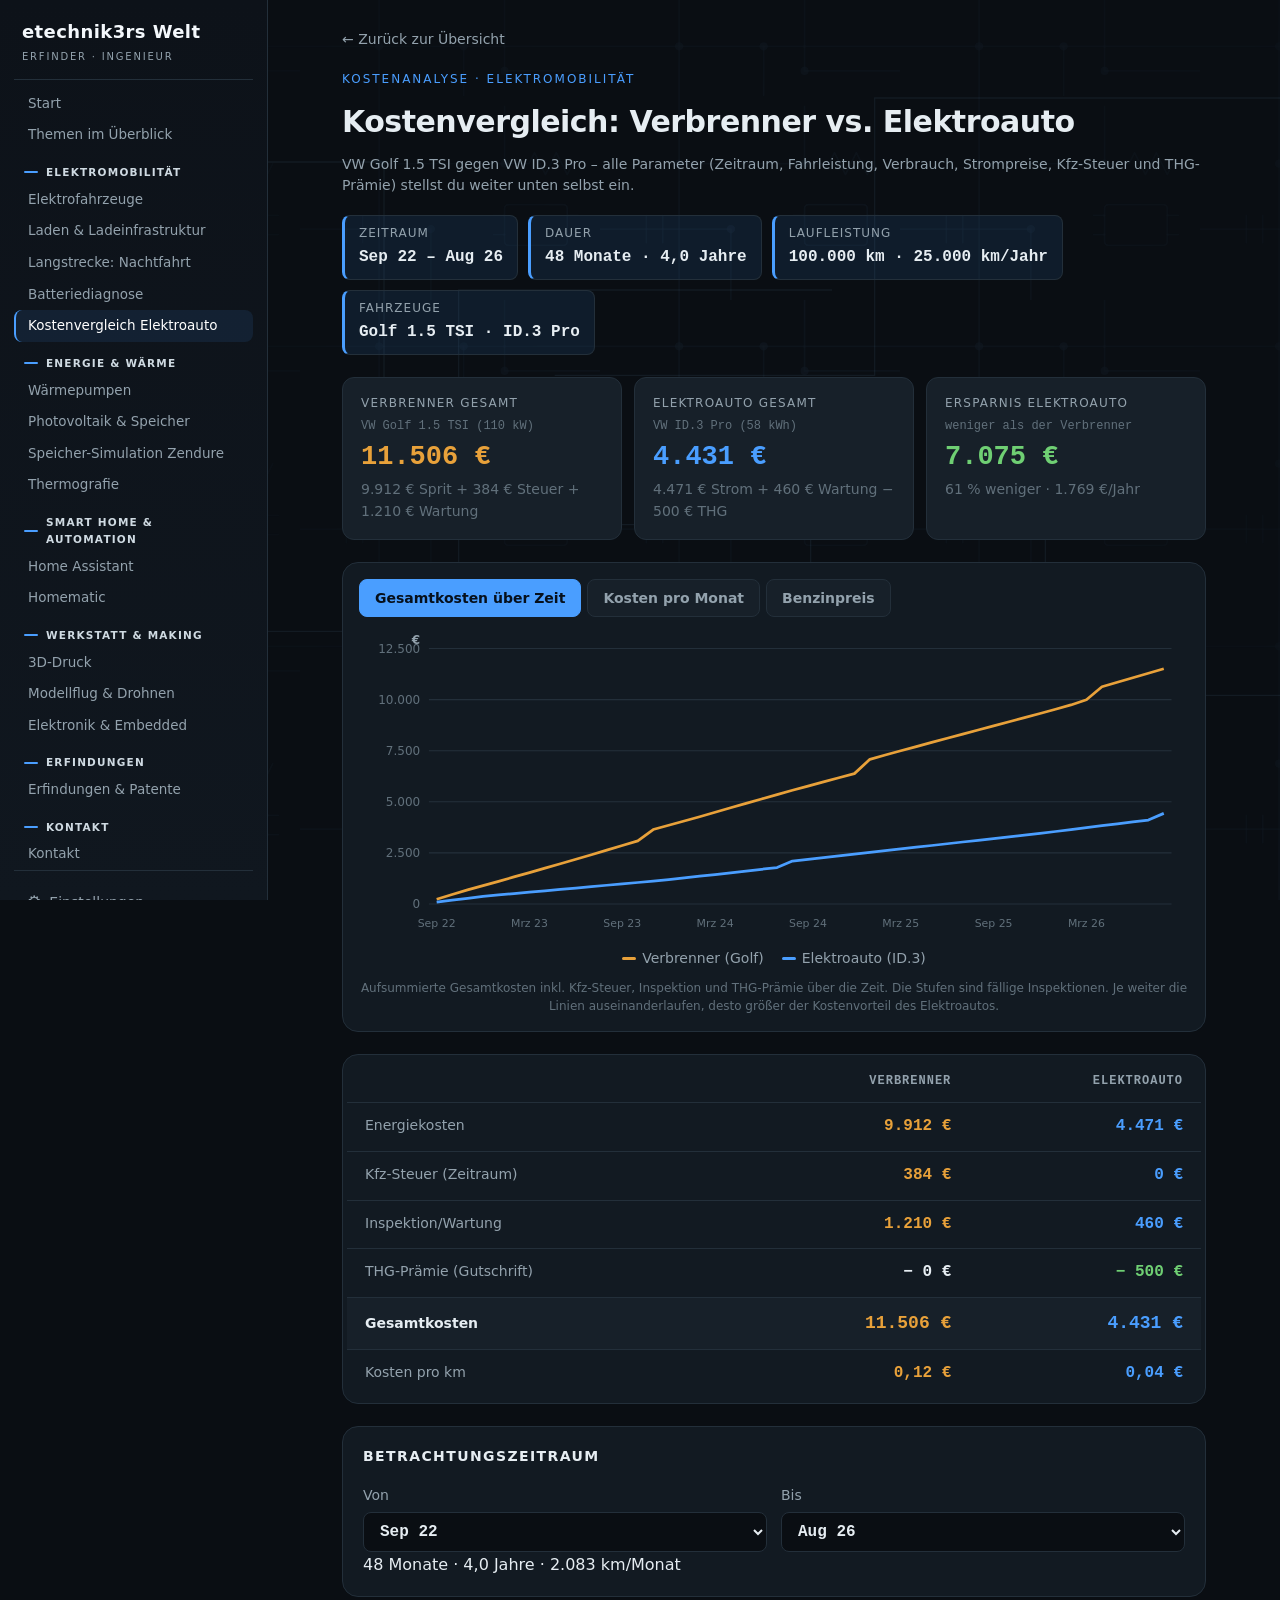
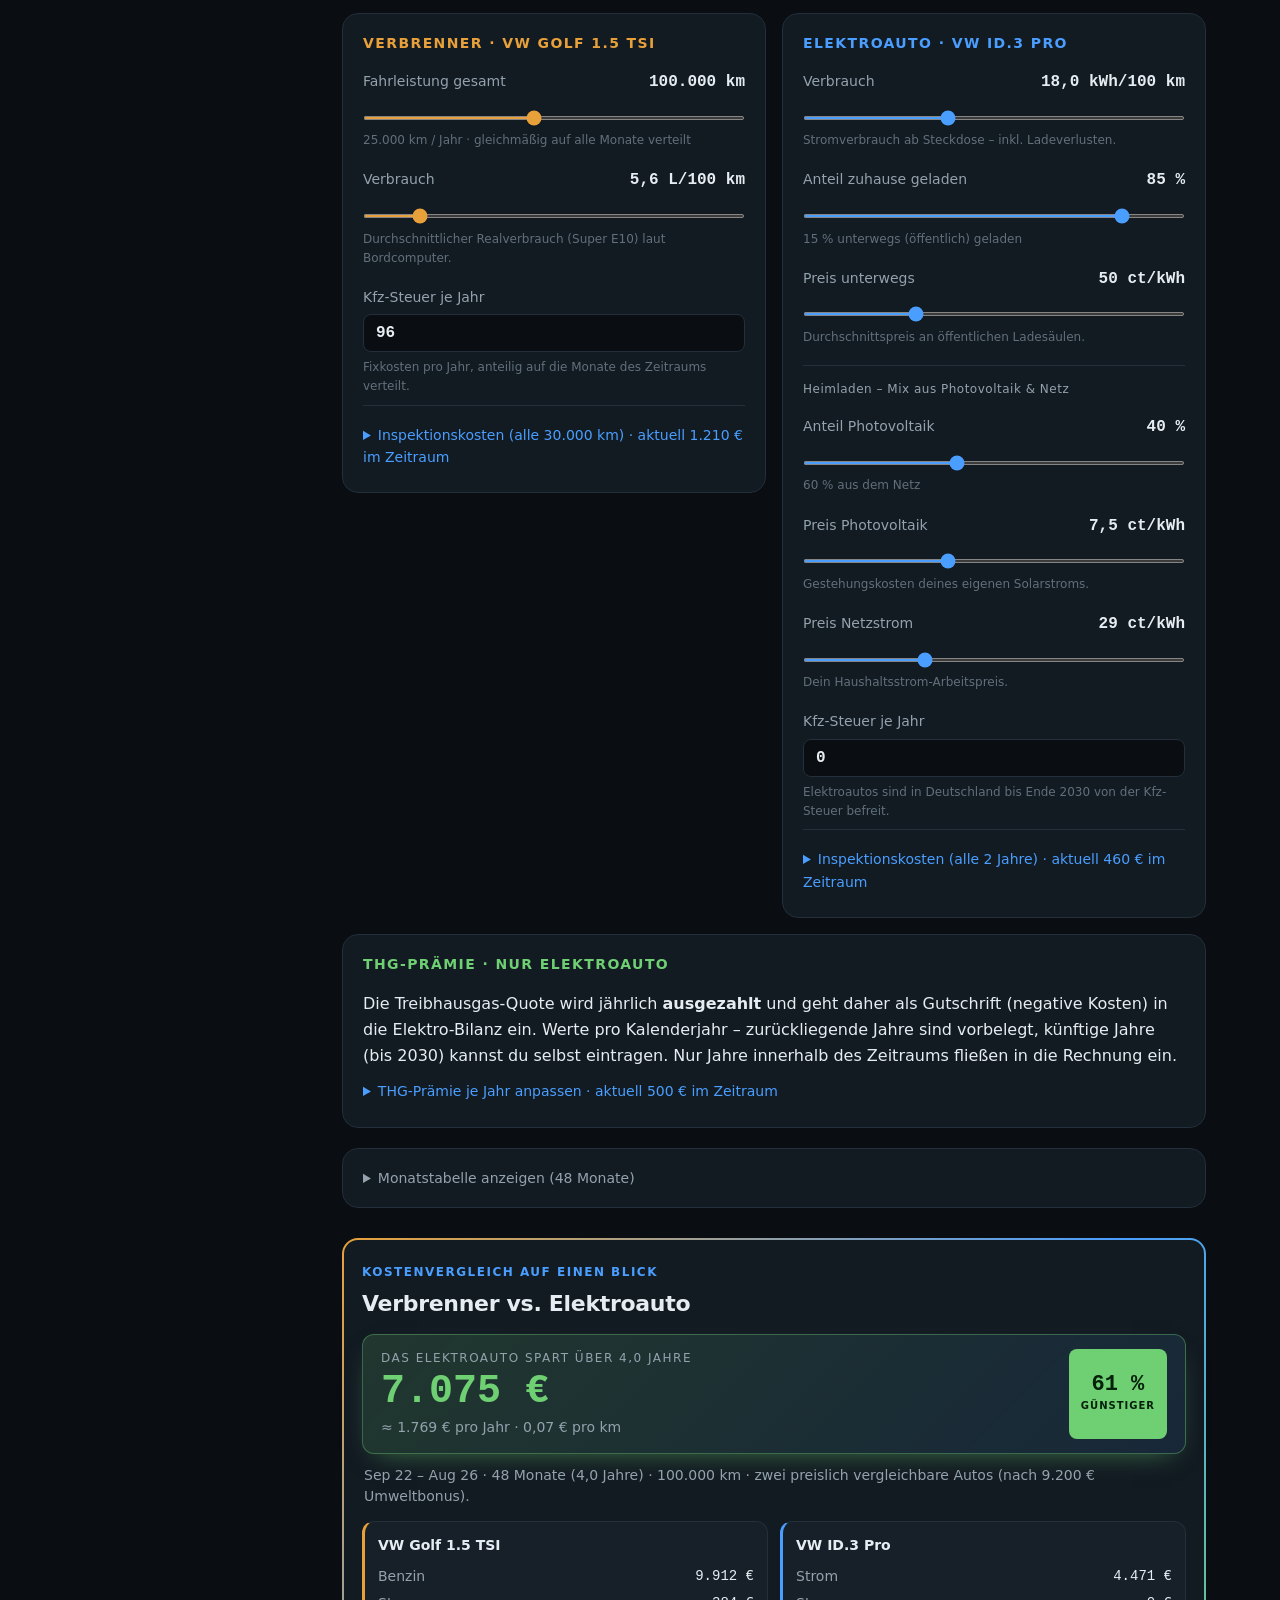
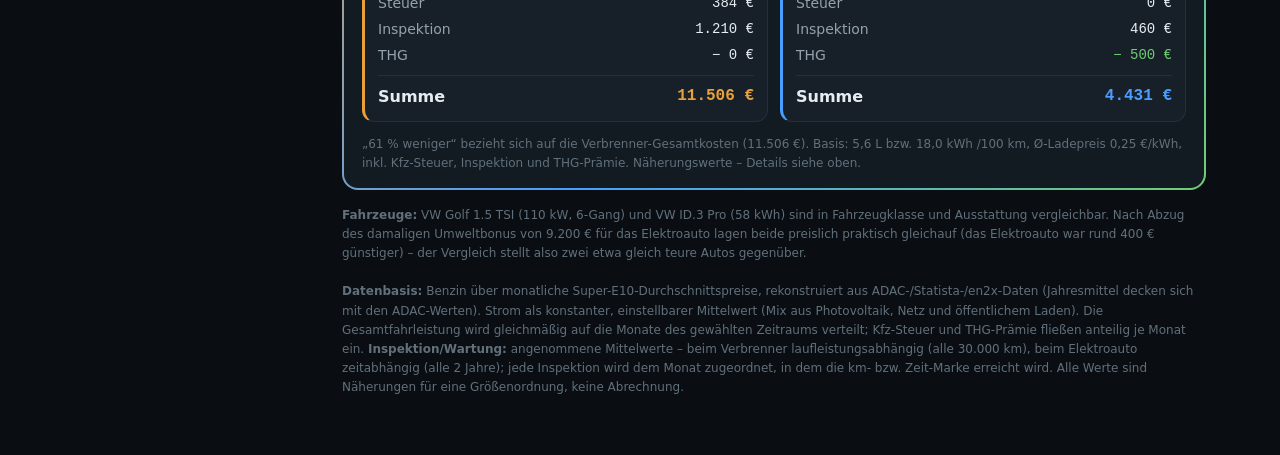
<file: elektroauto-kostenvergleich.html>
<!DOCTYPE html>
<html lang="de">
<head>
<meta charset="UTF-8">
<meta name="viewport" content="width=device-width, initial-scale=1.0">
<title>Kostenvergleich: Verbrenner vs. Elektroauto</title>
<meta name="description" content="Interaktiver Kostenvergleich VW Golf 1.5 TSI vs. VW ID.3 Pro: Betrachtungszeitraum, echte Super-E10-Monatspreise, Ladekosten, Kfz-Steuer und THG-Prämie.">
<meta name="theme-color" content="#0a0e13">
<link rel="manifest" href="manifest.webmanifest">
<link rel="icon" href="icons/icon.svg" type="image/svg+xml">
<link rel="apple-touch-icon" href="icons/icon-192.png">
<link rel="stylesheet" href="css/site.css">
<link rel="stylesheet" href="css/tools.css">
</head>
<body>

<!-- Diffuse Leiterplatten-Textur im Hintergrund -->
<div class="tech-bg" aria-hidden="true"></div>

<!-- ═══════════════ NAVIGATION (identisch zur Startseite) ═══════════════ -->
<button class="nav-toggle" aria-label="Menü öffnen" aria-expanded="false">&#9776;</button>
<div class="nav-backdrop"></div>

<nav class="sidebar" id="sidebar" aria-label="Hauptnavigation">
    <div class="sidebar-inner">
        <a class="brand" href="index.html">
            <span class="brand-name">etechnik3rs Welt</span>
            <span class="brand-role">Erfinder &middot; Ingenieur</span>
        </a>
        <ul class="nav-list">
            <li><a href="index.html#start">Start</a></li>
            <li><a href="index.html#themen">Themen im &Uuml;berblick</a></li>

            <li class="nav-group">Elektromobilit&auml;t</li>
            <li><a href="index.html#elektrofahrzeuge">Elektrofahrzeuge</a></li>
            <li><a href="index.html#laden">Laden &amp; Ladeinfrastruktur</a></li>
            <li><a href="index.html#nachtfahrt">Langstrecke: Nachtfahrt</a></li>
            <li><a href="index.html#batterie">Batteriediagnose</a></li>
            <li><a class="active" href="index.html#kostenrechner">Kostenvergleich Elektroauto</a></li>

            <li class="nav-group">Energie &amp; W&auml;rme</li>
            <li><a href="index.html#waermepumpen">W&auml;rmepumpen</a></li>
            <li><a href="index.html#photovoltaik">Photovoltaik &amp; Speicher</a></li>
            <li><a href="zendure-simulation.html">Speicher-Simulation Zendure</a></li>
            <li><a href="index.html#thermografie">Thermografie</a></li>

            <li class="nav-group">Smart Home &amp; Automation</li>
            <li><a href="index.html#homeassistant">Home Assistant</a></li>
            <li><a href="index.html#homematic">Homematic</a></li>

            <li class="nav-group">Werkstatt &amp; Making</li>
            <li><a href="index.html#druck3d">3D-Druck</a></li>
            <li><a href="index.html#drohnen">Modellflug &amp; Drohnen</a></li>
            <li><a href="index.html#elektronik">Elektronik &amp; Embedded</a></li>

            <li class="nav-group">Erfindungen</li>
            <li><a href="index.html#erfindungen">Erfindungen &amp; Patente</a></li>

            <li class="nav-group">Kontakt</li>
            <li><a href="index.html#kontakt">Kontakt</a></li>
        </ul>

        <!-- Fußbereich: Einstellungen / App installieren -->
        <div class="sidebar-foot">
            <button class="gear-btn" id="gearBtn" aria-expanded="false" aria-haspopup="true">
                <span class="gear-ico" aria-hidden="true">&#9881;</span> Einstellungen
            </button>
            <div class="gear-menu" id="gearMenu" hidden>
                <button class="gear-item" id="installBtn" hidden>App installieren</button>
                <button class="gear-item" id="updateCheck">Nach Updates suchen</button>
                <div class="gear-version" id="appVersion"></div>
            </div>
        </div>
    </div>
</nav>

<!-- Update-Hinweis -->
<div class="update-banner" id="updateBanner" role="alert" aria-live="polite">
    <span>Neue Version verf&uuml;gbar.</span>
    <button class="ub-reload" id="ubReload">Neu laden</button>
    <button class="ub-close" id="ubClose" aria-label="Hinweis schlie&szlig;en">&times;</button>
</div>


<div class="page">
    <div class="tool">

        <a class="backlink" href="index.html#kostenrechner">&#8592; Zur&uuml;ck zur &Uuml;bersicht</a>

        <!-- Kopf -->
        <div class="tool-kicker">Kostenanalyse &middot; Elektromobilit&auml;t</div>
        <h1 class="tool-title">Kostenvergleich: Verbrenner vs. Elektroauto</h1>
        <div class="tool-sub" id="subtitle">VW Golf 1.5 TSI gegen VW ID.3 Pro &ndash; alle Parameter (Zeitraum, Fahrleistung, Verbrauch, Strompreise, Kfz-Steuer und THG-Pr&auml;mie) stellst du weiter unten selbst ein.</div>

        <!-- Kontext: worauf sich alle Zahlen beziehen -->
        <div class="context-bar">
            <div class="cx"><span class="cx-k">Zeitraum</span><span class="cx-v" id="cx-zeit"></span></div>
            <div class="cx"><span class="cx-k">Dauer</span><span class="cx-v" id="cx-dauer"></span></div>
            <div class="cx"><span class="cx-k">Laufleistung</span><span class="cx-v" id="cx-km"></span></div>
            <div class="cx"><span class="cx-k">Fahrzeuge</span><span class="cx-v">Golf 1.5 TSI &middot; ID.3 Pro</span></div>
        </div>

        <!-- Kennzahlen -->
        <div class="readouts">
            <div class="readout">
                <div class="r-label">Verbrenner gesamt</div>
                <div class="r-car" id="ro-v-car"></div>
                <div class="r-value" id="ro-v-v" style="color:var(--series-b)"></div>
                <div class="r-sub" id="ro-v-s"></div>
            </div>
            <div class="readout">
                <div class="r-label">Elektroauto gesamt</div>
                <div class="r-car" id="ro-e-car"></div>
                <div class="r-value" id="ro-e-v" style="color:var(--series-a)"></div>
                <div class="r-sub" id="ro-e-s"></div>
            </div>
            <div class="readout">
                <div class="r-label">Ersparnis Elektroauto</div>
                <div class="r-car">weniger als der Verbrenner</div>
                <div class="r-value" id="ro-spar-v"></div>
                <div class="r-sub" id="ro-spar-s"></div>
            </div>
        </div>

        <!-- Diagramm -->
        <div class="panel">
            <div class="tabs" id="tabs">
                <button class="tab active" data-view="kum">Gesamtkosten &uuml;ber Zeit</button>
                <button class="tab" data-view="monat">Kosten pro Monat</button>
                <button class="tab" data-view="preis">Benzinpreis</button>
            </div>
            <div class="chart-wrap">
                <svg id="chart" viewBox="0 0 760 280" preserveAspectRatio="xMidYMid meet" role="img" aria-label="Kostendiagramm"></svg>
                <div class="tip" id="tip"></div>
            </div>
            <div class="legend" id="legend"></div>
            <div class="chart-note" id="chartNote"></div>
        </div>

        <!-- Gegenüberstellung / Aufschlüsselung -->
        <div class="breakdown" id="breakdown"></div>

        <!-- Regler -->
        <div class="controls">
            <div class="ctrl-card span-2">
                <div class="ctrl-head">Betrachtungszeitraum</div>
                <div class="period-grid">
                    <label class="period-field">
                        <span class="s-label">Von</span>
                        <select id="fromSel" class="tool-input" aria-label="Zeitraum von"></select>
                    </label>
                    <label class="period-field">
                        <span class="s-label">Bis</span>
                        <select id="toSel" class="tool-input" aria-label="Zeitraum bis"></select>
                    </label>
                </div>
                <div class="s-hint" id="period-h"></div>
            </div>

            <div class="ctrl-card">
                <div class="ctrl-head" style="color:var(--series-b)">Verbrenner &middot; VW&nbsp;Golf&nbsp;1.5&nbsp;TSI</div>
                <div class="slider">
                    <div class="slider-row"><span class="s-label">Fahrleistung gesamt</span><span class="s-value" id="km-v"></span></div>
                    <input type="range" id="km" min="20000" max="200000" step="5000" value="100000" style="accent-color:var(--series-b)">
                    <div class="s-hint" id="km-h"></div>
                </div>
                <div class="slider">
                    <div class="slider-row"><span class="s-label">Verbrauch</span><span class="s-value" id="l100-v"></span></div>
                    <input type="range" id="l100" min="4" max="16" step="0.1" value="5.6" style="accent-color:var(--series-b)">
                    <div class="s-hint">Durchschnittlicher Realverbrauch (Super&nbsp;E10) laut Bordcomputer.</div>
                </div>
                <div class="field-row">
                    <span class="s-label">Kfz-Steuer je Jahr</span>
                    <input type="number" id="taxV" class="tool-input" min="0" max="1000" step="1" value="96" inputmode="numeric">
                    <span class="s-hint">Fixkosten pro Jahr, anteilig auf die Monate des Zeitraums verteilt.</span>
                </div>
                <details class="ins-details">
                    <summary id="insV-summary">Inspektionskosten (alle 30.000 km)</summary>
                    <div class="s-hint" style="margin:-4px 0 10px">
                        Angenommene Mittelwerte je Inspektion. Sie f&auml;llt bei der jeweiligen
                        km-Marke an; Marken jenseits der Fahrleistung sind gekennzeichnet.
                    </div>
                    <div class="thg-grid" id="insV-grid"></div>
                </details>
            </div>

            <div class="ctrl-card">
                <div class="ctrl-head" style="color:var(--series-a)">Elektroauto &middot; VW&nbsp;ID.3&nbsp;Pro</div>
                <div class="slider">
                    <div class="slider-row"><span class="s-label">Verbrauch</span><span class="s-value" id="kwh100-v"></span></div>
                    <input type="range" id="kwh100" min="12" max="28" step="0.5" value="18">
                    <div class="s-hint">Stromverbrauch ab Steckdose &ndash; inkl. Ladeverlusten.</div>
                </div>
                <div class="slider">
                    <div class="slider-row"><span class="s-label">Anteil zuhause geladen</span><span class="s-value" id="homeShare-v"></span></div>
                    <input type="range" id="homeShare" min="0" max="100" step="5" value="85">
                    <div class="s-hint" id="homeShare-h"></div>
                </div>
                <div class="slider">
                    <div class="slider-row"><span class="s-label">Preis unterwegs</span><span class="s-value" id="pubPrice-v"></span></div>
                    <input type="range" id="pubPrice" min="0.30" max="1.00" step="0.01" value="0.50">
                    <div class="s-hint">Durchschnittspreis an &ouml;ffentlichen Lades&auml;ulen.</div>
                </div>

                <div class="sub-divider">Heimladen &ndash; Mix aus Photovoltaik &amp; Netz</div>
                <div class="slider">
                    <div class="slider-row"><span class="s-label">Anteil Photovoltaik</span><span class="s-value" id="pvShare-v"></span></div>
                    <input type="range" id="pvShare" min="0" max="100" step="5" value="40">
                    <div class="s-hint" id="pvShare-h"></div>
                </div>
                <div class="slider">
                    <div class="slider-row"><span class="s-label">Preis Photovoltaik</span><span class="s-value" id="pvPrice-v"></span></div>
                    <input type="range" id="pvPrice" min="0" max="0.20" step="0.005" value="0.075">
                    <div class="s-hint">Gestehungskosten deines eigenen Solarstroms.</div>
                </div>
                <div class="slider">
                    <div class="slider-row"><span class="s-label">Preis Netzstrom</span><span class="s-value" id="gridPrice-v"></span></div>
                    <input type="range" id="gridPrice" min="0.15" max="0.60" step="0.01" value="0.29">
                    <div class="s-hint">Dein Haushaltsstrom-Arbeitspreis.</div>
                </div>
                <div class="field-row">
                    <span class="s-label">Kfz-Steuer je Jahr</span>
                    <input type="number" id="taxE" class="tool-input" min="0" max="1000" step="1" value="0" inputmode="numeric">
                    <span class="s-hint">Elektroautos sind in Deutschland bis Ende 2030 von der Kfz-Steuer befreit.</span>
                </div>
                <details class="ins-details">
                    <summary id="insE-summary">Inspektionskosten (alle 2 Jahre)</summary>
                    <div class="s-hint" style="margin:-4px 0 10px">
                        Angenommene Mittelwerte je Inspektion. Sie f&auml;llt nach dem jeweiligen
                        Fahrzeugalter an; Jahre jenseits des Zeitraums sind gekennzeichnet.
                    </div>
                    <div class="thg-grid" id="insE-grid"></div>
                </details>
            </div>

            <div class="ctrl-card span-2">
                <div class="ctrl-head" style="color:var(--pos)">THG-Pr&auml;mie &middot; nur Elektroauto</div>
                <div class="s-hint" style="margin-bottom:6px">
                    Die Treibhausgas-Quote wird j&auml;hrlich <b>ausgezahlt</b> und geht daher als
                    Gutschrift (negative Kosten) in die Elektro-Bilanz ein. Werte pro Kalenderjahr &ndash;
                    zur&uuml;ckliegende Jahre sind vorbelegt, k&uuml;nftige Jahre (bis 2030) kannst du selbst eintragen.
                    Nur Jahre innerhalb des Zeitraums flie&szlig;en in die Rechnung ein.
                </div>
                <details class="thg-details">
                    <summary id="thg-summary">THG-Pr&auml;mie je Jahr anpassen</summary>
                    <div class="thg-grid" id="thg-grid"></div>
                </details>
            </div>
        </div>

        <!-- Detailtabelle -->
        <details class="table-box">
            <summary id="tbl-summary">Monatstabelle anzeigen</summary>
            <div class="table-scroll">
                <table class="data">
                    <thead>
                        <tr>
                            <th>Monat</th><th>E10 &euro;/L</th><th>km</th><th>Liter</th>
                            <th>Verbrenner</th><th>Elektroauto</th><th>&Delta;</th>
                        </tr>
                    </thead>
                    <tbody id="tbody"></tbody>
                </table>
            </div>
        </details>

        <!-- Faktenblatt (Statusbild – auf einen Screen verdichtet) -->
        <section class="factsheet" aria-label="Zusammenfassung">
            <div class="fs-inner">
                <div class="fs-head">
                    <div>
                        <div class="fs-badge">Kostenvergleich auf einen Blick</div>
                        <div class="fs-title">Verbrenner vs. Elektroauto</div>
                    </div>
                </div>

                <!-- Hero: das Ergebnis groß -->
                <div class="fs-hero">
                    <div class="fs-hero-main">
                        <div class="fs-hero-label" id="fs-hero-label">Das Elektroauto spart</div>
                        <div class="fs-hero-value" id="fs-hero-value"></div>
                        <div class="fs-hero-sub" id="fs-hero-sub"></div>
                    </div>
                    <div class="fs-hero-badge" id="fs-hero-badge"><span class="fs-hero-pct" id="fs-hero-pct"></span><span class="fs-hero-pct-l">g&uuml;nstiger</span></div>
                </div>
                <div class="fs-context" id="fs-context"></div>

                <!-- Kostenaufstellung: beide Autos nebeneinander -->
                <div class="fs-cols">
                    <div class="fs-col fs-v">
                        <div class="fs-cname">VW Golf 1.5 TSI</div>
                        <div class="fs-line"><span class="fs-k">Benzin</span><span class="fs-val" id="fs-v-energy"></span></div>
                        <div class="fs-line"><span class="fs-k">Steuer</span><span class="fs-val" id="fs-v-tax"></span></div>
                        <div class="fs-line"><span class="fs-k">Inspektion</span><span class="fs-val" id="fs-v-ins"></span></div>
                        <div class="fs-line"><span class="fs-k">THG</span><span class="fs-val" id="fs-v-thg"></span></div>
                        <div class="fs-total"><span class="fs-k">Summe</span><span class="fs-val" id="fs-v-total" style="color:var(--series-b)"></span></div>
                    </div>
                    <div class="fs-col fs-e">
                        <div class="fs-cname">VW ID.3 Pro</div>
                        <div class="fs-line"><span class="fs-k">Strom</span><span class="fs-val" id="fs-e-energy"></span></div>
                        <div class="fs-line"><span class="fs-k">Steuer</span><span class="fs-val" id="fs-e-tax"></span></div>
                        <div class="fs-line"><span class="fs-k">Inspektion</span><span class="fs-val" id="fs-e-ins"></span></div>
                        <div class="fs-line"><span class="fs-k">THG</span><span class="fs-val" id="fs-e-thg" style="color:var(--pos)"></span></div>
                        <div class="fs-total"><span class="fs-k">Summe</span><span class="fs-val" id="fs-e-total" style="color:var(--series-a)"></span></div>
                    </div>
                </div>

                <div class="fs-foot" id="fs-foot"></div>
            </div>
        </section>

        <div class="footnote">
            <b>Fahrzeuge:</b> VW&nbsp;Golf&nbsp;1.5&nbsp;TSI (110&nbsp;kW, 6-Gang) und VW&nbsp;ID.3&nbsp;Pro (58&nbsp;kWh) sind in
            Fahrzeugklasse und Ausstattung vergleichbar. Nach Abzug des damaligen Umweltbonus von 9.200&nbsp;&euro; f&uuml;r das
            Elektroauto lagen beide preislich praktisch gleichauf (das Elektroauto war rund 400&nbsp;&euro; g&uuml;nstiger) &ndash;
            der Vergleich stellt also zwei etwa gleich teure Autos gegen&uuml;ber.<br><br>
            <b>Datenbasis:</b> Benzin &uuml;ber monatliche Super-E10-Durchschnittspreise, rekonstruiert aus
            ADAC-/Statista-/en2x-Daten (Jahresmittel decken sich mit den ADAC-Werten). Strom als konstanter, einstellbarer
            Mittelwert (Mix aus Photovoltaik, Netz und &ouml;ffentlichem Laden). Die Gesamtfahrleistung wird gleichm&auml;&szlig;ig
            auf die Monate des gew&auml;hlten Zeitraums verteilt; Kfz-Steuer und THG-Pr&auml;mie flie&szlig;en anteilig je Monat ein.
            <b>Inspektion/Wartung:</b> angenommene Mittelwerte &ndash; beim Verbrenner laufleistungsabh&auml;ngig (alle 30.000&nbsp;km),
            beim Elektroauto zeitabh&auml;ngig (alle 2&nbsp;Jahre); jede Inspektion wird dem Monat zugeordnet, in dem die km- bzw.
            Zeit-Marke erreicht wird. Alle Werte sind N&auml;herungen f&uuml;r eine Gr&ouml;&szlig;enordnung, keine Abrechnung.
        </div>
    </div>
</div>


<!-- Gemeinsame Logik (Navigation, Update-Banner, PWA) -->
<script src="js/app.js"></script>

<!-- Rechner-Logik -->
<script>
/* ============================================================
   Kostenvergleich – Logik (dependency-frei, Vanilla-JS + SVG)
   Farben kommen aus dem zentralen Design-System (site.css).
   ============================================================ */

// Farben – gespiegelt aus den Design-Tokens
const C = {
    panel:"#121a22", line:"#232f3a", text:"#e6edf2", muted:"#93a2ad", faint:"#61707b",
    benzin:"#e8a13a", strom:"#4a9eff", spar:"#6fcf73", warn:"#e86a5c",
};

// Verglichene Fahrzeuge
const CARS = { v:"VW Golf 1.5 TSI (110 kW)", e:"VW ID.3 Pro (58 kWh)" };

// Monatliche Super-E10-Durchschnittspreise (€/L)
const PRICES = [
    ["Sep 22",1.94],["Okt 22",1.91],["Nov 22",1.86],["Dez 22",1.69],
    ["Jan 23",1.75],["Feb 23",1.79],["Mrz 23",1.76],["Apr 23",1.80],
    ["Mai 23",1.78],["Jun 23",1.80],["Jul 23",1.82],["Aug 23",1.86],
    ["Sep 23",1.88],["Okt 23",1.85],["Nov 23",1.80],["Dez 23",1.72],
    ["Jan 24",1.70],["Feb 24",1.74],["Mrz 24",1.78],["Apr 24",1.81],
    ["Mai 24",1.80],["Jun 24",1.78],["Jul 24",1.79],["Aug 24",1.74],
    ["Sep 24",1.66],["Okt 24",1.68],["Nov 24",1.67],["Dez 24",1.67],
    ["Jan 25",1.73],["Feb 25",1.75],["Mrz 25",1.69],["Apr 25",1.69],
    ["Mai 25",1.68],["Jun 25",1.68],["Jul 25",1.66],["Aug 25",1.66],
    ["Sep 25",1.65],["Okt 25",1.66],["Nov 25",1.67],["Dez 25",1.68],
    ["Jan 26",1.71],["Feb 26",1.74],["Mrz 26",2.06],["Apr 26",2.12],
    ["Mai 26",1.88],["Jun 26",1.82],["Jul 26",1.80],["Aug 26",1.80],
];

// THG-Prämie je Kalenderjahr (€, wird ausgezahlt → geht negativ in die Bilanz).
// Zurückliegende Jahre vorbelegt; künftige Jahre kann der Nutzer selbst eintragen.
const THG_DEFAULTS = { 2022:0, 2023:300, 2024:100, 2025:100, 2026:0 };

// Inspektion/Wartung – angenommene Mittelwerte je Inspektion (€).
// Verbrenner: laufleistungsabhängig, alle 30.000 km. Elektroauto: zeitabhängig,
// alle 2 Jahre. Weitere Marken sind vorbereitet und frei eintragbar.
const INS_V_KM     = [30000, 60000, 90000, 120000, 150000, 180000];
const INS_E_YEARS  = [2, 4, 6, 8, 10];
const INS_V_DEFAULTS = { 30000:340, 60000:490, 90000:380, 120000:0, 150000:0, 180000:0 };
const INS_E_DEFAULTS = { 2:230, 4:230, 6:0, 8:0, 10:0 };

// Formatierung (deutsches Zahlenformat: Komma als Dezimaltrenner)
const eur = (n, d=0) => n.toLocaleString("de-DE",
    { style:"currency", currency:"EUR", minimumFractionDigits:d, maximumFractionDigits:d });
const num = (n, d=0) => n.toLocaleString("de-DE",
    { minimumFractionDigits:d, maximumFractionDigits:d });
// Ladepreise in Cent/kWh anzeigen (Nutzer denkt in ct); intern in €/kWh gespeichert
const fmtCt = v => { const c = Math.round(v*1000)/10; return num(c, Number.isInteger(c)?0:1) + " ct/kWh"; };
// Kalenderjahr aus einem Monatslabel wie "Sep 22"
const labelYear = lbl => 2000 + parseInt(lbl.slice(-2), 10);

// ── Zustand & lokale Speicherung ─────────────────────────────
const STORAGE_KEY = "kv-einstellungen-v2";
// Aktuelle Standardwerte (Golf 1.5 TSI vs. ID.3 Pro)
const DEFAULTS = {
    kmTotal:100000, lPer100:5.6, kwhPer100:18, homeShare:85,
    pubPrice:0.50, pvShare:40, pvPrice:0.075, gridPrice:0.29,
    taxV:96, taxE:0,
};
// Gültige Grenzen – gespeicherte Werte werden hierauf begrenzt
const RANGES = {
    kmTotal:[20000,200000], lPer100:[4,16], kwhPer100:[12,28], homeShare:[0,100],
    pubPrice:[0.30,1.00], pvShare:[0,100], pvPrice:[0,0.20], gridPrice:[0.15,0.60],
    taxV:[0,1000], taxE:[0,1000],
};
const clamp = (v, [lo,hi]) => Math.min(hi, Math.max(lo, v));

// Betrachtungszeitraum wird über Monatslabels gespeichert (überlebt spätere
// Ergänzung der Preisreihe).
const FIRST_KEY = PRICES[0][0];
const LAST_KEY  = PRICES[PRICES.length - 1][0];
const keyIdx = key => PRICES.findIndex(p => p[0] === key);

function rangeIdx() {
    let fi = keyIdx(S.fromKey), ti = keyIdx(S.toKey);
    if (fi < 0) fi = 0;
    if (ti < 0) ti = PRICES.length - 1;
    if (fi > ti) { const t = fi; fi = ti; ti = t; }
    return [fi, ti];
}
// Wert aus einem €-Objekt (Zustand → Default → 0)
function mapVal(obj, key, defaults) {
    const v = obj[key];
    if (typeof v === "number" && isFinite(v)) return v;
    return defaults[key] || 0;
}
const thgFor  = year => mapVal(S.thg,  year, THG_DEFAULTS);
const insVfor = km   => mapVal(S.insV, km,   INS_V_DEFAULTS);
const insEfor = yr   => mapVal(S.insE, yr,   INS_E_DEFAULTS);

// Übernimmt gespeicherte numerische Werte eines Objekts in den Zustand
function mergeMap(target, saved, max) {
    if (saved && typeof saved === "object") {
        for (const k in saved) {
            const v = saved[k];
            if (typeof v === "number" && isFinite(v)) target[k] = clamp(v, [0, max]);
        }
    }
}

function loadState() {
    const s = Object.assign({ view:"kum", fromKey:FIRST_KEY, toKey:LAST_KEY }, DEFAULTS);
    s.thg  = Object.assign({}, THG_DEFAULTS);
    s.insV = Object.assign({}, INS_V_DEFAULTS);
    s.insE = Object.assign({}, INS_E_DEFAULTS);
    try {
        const saved = JSON.parse(localStorage.getItem(STORAGE_KEY) || "null");
        if (saved && typeof saved === "object") {
            for (const k in DEFAULTS) {
                if (typeof saved[k] === "number" && isFinite(saved[k]))
                    s[k] = clamp(saved[k], RANGES[k]);
            }
            if (["kum","monat","preis"].includes(saved.view)) s.view = saved.view;
            if (keyIdx(saved.fromKey) >= 0) s.fromKey = saved.fromKey;
            if (keyIdx(saved.toKey)   >= 0) s.toKey   = saved.toKey;
            mergeMap(s.thg,  saved.thg,  5000);
            mergeMap(s.insV, saved.insV, 5000);
            mergeMap(s.insE, saved.insE, 5000);
        }
    } catch (e) { /* localStorage nicht verfügbar → Standardwerte */ }
    return s;
}
function saveState() {
    try {
        const o = { view:S.view, fromKey:S.fromKey, toKey:S.toKey, thg:S.thg, insV:S.insV, insE:S.insE };
        for (const k in DEFAULTS) o[k] = S[k];
        localStorage.setItem(STORAGE_KEY, JSON.stringify(o));
    } catch (e) { /* Speichern nicht möglich – ignorieren */ }
}

let S = loadState();

// Berechnung – über den gewählten Zeitraum, inkl. Fixkosten & THG-Prämie
function calc() {
    const [fi, ti] = rangeIdx();
    const data = PRICES.slice(fi, ti + 1);
    const n = data.length;
    const kmM = S.kmTotal / n;                  // km/Monat (gleichmäßig verteilt)
    const literM = (kmM/100) * S.lPer100;       // Liter/Monat
    // Heimladen = Mischpreis aus Photovoltaik und Netzstrom
    const homeBlend = (S.pvShare/100)*S.pvPrice + (1 - S.pvShare/100)*S.gridPrice;
    // Gesamter Ø-Ladepreis = Heimladen-Anteil + unterwegs
    const blend = (S.homeShare/100)*homeBlend + (1 - S.homeShare/100)*S.pubPrice;
    const evM = (kmM/100) * S.kwhPer100 * blend; // Strom-Energiekosten/Monat
    const taxVm = S.taxV/12, taxEm = S.taxE/12;  // Kfz-Steuer je Monat

    // Inspektionen den Monaten zuordnen, in denen die jeweilige Marke erreicht wird.
    // Verbrenner: km-Marke m im Monat, in dem die kumulierte Fahrleistung m erreicht.
    // Elektroauto: Alters-Marke (Jahre) im entsprechenden Monat ab Start.
    const insVByMonth = new Array(n).fill(0);
    INS_V_KM.forEach(m => {
        if (m <= S.kmTotal && kmM > 0) {
            const mi = Math.min(n-1, Math.max(0, Math.ceil(m / kmM) - 1));
            insVByMonth[mi] += insVfor(m);
        }
    });
    const insEByMonth = new Array(n).fill(0);
    INS_E_YEARS.forEach(yr => {
        const monthMark = yr * 12;
        if (monthMark <= n) insEByMonth[monthMark - 1] += insEfor(yr);
    });

    let cumBenzin=0, cumStrom=0, cumTaxV=0, cumTaxE=0, cumThg=0, cumInsV=0, cumInsE=0, cumV=0, cumE=0;
    const rows = data.map(([label, price], i) => {
        const thgM   = thgFor(labelYear(label)) / 12; // Prämie je Monat (Gutschrift)
        const benzin = literM * price;                // Energie Verbrenner
        const strom  = evM;                           // Energie Elektro
        const insVm  = insVByMonth[i];                // Inspektion Verbrenner in diesem Monat
        const insEm  = insEByMonth[i];                // Inspektion Elektro in diesem Monat
        const vMonth = benzin + taxVm + insVm;               // Gesamt Verbrenner/Monat
        const eMonth = strom + taxEm + insEm - thgM;         // Gesamt Elektro/Monat
        cumBenzin+=benzin; cumStrom+=strom;
        cumTaxV+=taxVm; cumTaxE+=taxEm; cumThg+=thgM; cumInsV+=insVm; cumInsE+=insEm;
        cumV+=vMonth; cumE+=eMonth;
        return { label, price, km:kmM, liter:literM, benzin, strom, thg:thgM, insV:insVm, insE:insEm, vMonth, eMonth, cumV, cumE };
    });
    const totV = cumV, totE = cumE, spar = totV - totE;
    return {
        rows, n, kmM, blend, evM, literM,
        energyV:cumBenzin, energyE:cumStrom, taxVtot:cumTaxV, taxEtot:cumTaxE, thgTot:cumThg,
        insVtot:cumInsV, insEtot:cumInsE,
        totV, totE, spar, sparPct: totV ? (spar/totV)*100 : 0,
        fromLabel:data[0][0], toLabel:data[n-1][0], years:n/12,
    };
}

// „Schöne“ Achsenobergrenze
function niceMax(v, ticks=5) {
    if (v <= 0) return ticks;
    const raw = v / ticks;
    const mag = Math.pow(10, Math.floor(Math.log10(raw)));
    const norm = raw / mag;
    let step = norm <= 1 ? 1 : norm <= 2 ? 2 : norm <= 2.5 ? 2.5 : norm <= 5 ? 5 : 10;
    return step * mag * ticks;
}

// ── SVG-Helfer ───────────────────────────────────────────────
const SVGNS = "http://www.w3.org/2000/svg";
function el(tag, attrs, text) {
    const e = document.createElementNS(SVGNS, tag);
    for (const k in attrs) e.setAttribute(k, attrs[k]);
    if (text != null) e.textContent = text;
    return e;
}
const VB = { w:760, h:280 };
const M = { top:16, right:16, bottom:30, left:64 };
const plotW = VB.w - M.left - M.right;
const plotH = VB.h - M.top - M.bottom;
let chartState = null;

function renderChart() {
    const c = calc();
    const svg = document.getElementById("chart");
    svg.innerHTML = "";
    const rows = c.rows, n = rows.length;

    let yMin, yMax, ticks, yFmt, yUnit;
    if (S.view === "preis") {
        const ps = rows.map(r => r.price);
        const lo = Math.min(...ps), hi = Math.max(...ps);
        yMin = Math.max(0, Math.floor(lo*10)/10 - 0.1);
        yMax = Math.ceil(hi*10)/10 + 0.1;
        ticks = tickArray(yMin, yMax, 5);
        yFmt = v => num(v, 2);
        yUnit = "€/L";
    } else if (S.view === "kum") {
        yMin = 0; yMax = niceMax(Math.max(rows[n-1].cumV, rows[n-1].cumE));
        ticks = tickArray(yMin, yMax, 5);
        yFmt = v => num(v, 0);
        yUnit = "€";
    } else {
        const vals = rows.flatMap(r => [r.vMonth, r.eMonth]);
        const mn = Math.min(...vals), mx = Math.max(...vals);
        yMin = mn < 0 ? -niceMax(-mn) : 0;
        yMax = niceMax(mx);
        ticks = tickArray(yMin, yMax, 5);
        yFmt = v => num(v, 0);
        yUnit = "€";
    }

    const band = plotW / n;
    const xC = i => M.left + band * (i + 0.5);
    const yS = v => M.top + plotH * (1 - (v - yMin) / (yMax - yMin));

    ticks.forEach(t => {
        const y = yS(t);
        svg.appendChild(el("line", { x1:M.left, y1:y, x2:VB.w-M.right, y2:y, stroke:C.line, "stroke-width":1 }));
        svg.appendChild(el("text", { x:M.left-8, y:y+4, "text-anchor":"end", fill:C.faint, "font-size":11 }, yFmt(t)));
    });
    // Achsentitel (Einheit) oben links
    svg.appendChild(el("text", { x:M.left-8, y:M.top-4, "text-anchor":"end", fill:C.muted, "font-size":11, "font-weight":600 }, yUnit));

    const lblStep = Math.max(1, Math.ceil(n / 8));
    rows.forEach((r, i) => {
        if (i % lblStep !== 0) return;
        svg.appendChild(el("text", { x:xC(i), y:VB.h-9, "text-anchor":"middle", fill:C.faint, "font-size":10 }, r.label));
    });

    if (S.view === "monat") {
        const bw = band * 0.6, y0 = yS(0);
        rows.forEach((r, i) => {
            const y = yS(r.vMonth);
            svg.appendChild(el("rect", { x:xC(i)-bw/2, y:Math.min(y,y0), width:bw, height:Math.abs(y0-y), fill:C.benzin, rx:2 }));
        });
        svg.appendChild(linePath(rows.map((r,i)=>[xC(i), yS(r.eMonth)]), C.strom, 2));
    } else if (S.view === "kum") {
        svg.appendChild(linePath(rows.map((r,i)=>[xC(i), yS(r.cumV)]), C.benzin, 2.5));
        svg.appendChild(linePath(rows.map((r,i)=>[xC(i), yS(r.cumE)]), C.strom, 2.5));
    } else {
        const avg = rows.reduce((a,r)=>a+r.price,0) / n;
        const yr = yS(avg);
        svg.appendChild(el("line", { x1:M.left, y1:yr, x2:VB.w-M.right, y2:yr, stroke:C.faint, "stroke-dasharray":"4 4", "stroke-width":1 }));
        svg.appendChild(el("text", { x:VB.w-M.right-4, y:yr-5, "text-anchor":"end", fill:C.faint, "font-size":10 }, `Ø ${num(avg,2)} €/L`));
        svg.appendChild(linePath(rows.map((r,i)=>[xC(i), yS(r.price)]), C.benzin, 2));
    }

    const guide = el("line", { x1:0, y1:M.top, x2:0, y2:M.top+plotH, stroke:C.muted, "stroke-width":1, opacity:0 });
    svg.appendChild(guide);
    svg.appendChild(el("rect", { x:M.left, y:M.top, width:plotW, height:plotH, fill:"transparent" }));

    const legend = document.getElementById("legend");
    const note = document.getElementById("chartNote");
    if (S.view === "kum") {
        legend.innerHTML = leg(C.benzin,"Verbrenner (Golf)") + leg(C.strom,"Elektroauto (ID.3)");
        note.textContent = "Aufsummierte Gesamtkosten inkl. Kfz-Steuer, Inspektion und THG-Prämie über die Zeit. "
                         + "Die Stufen sind fällige Inspektionen. Je weiter die Linien auseinanderlaufen, desto größer "
                         + "der Kostenvorteil des Elektroautos.";
    } else if (S.view === "monat") {
        legend.innerHTML = leg(C.benzin,"Verbrenner / Monat") + leg(C.strom,"Elektroauto / Monat");
        note.textContent = "Gesamtkosten pro Monat: Energie plus anteilige Kfz-Steuer und fällige Inspektionen, "
                         + "beim Elektroauto abzüglich anteiliger THG-Prämie.";
    } else {
        legend.innerHTML = leg(C.benzin,"Benzinpreis (Super E10)");
        note.textContent = "Tatsächlicher monatlicher Super-E10-Durchschnittspreis. Gestrichelt: Mittelwert im gewählten Zeitraum.";
    }

    chartState = { rows, xC, guide, band, n };
    wireTooltip();
}

function tickArray(min, max, count) {
    const step = (max - min) / count, out = [];
    for (let i = 0; i <= count; i++) out.push(min + step * i);
    return out;
}
function linePath(pts, stroke, w) {
    const d = pts.map((p,i)=>(i?"L":"M")+p[0].toFixed(1)+" "+p[1].toFixed(1)).join(" ");
    return el("path", { d, fill:"none", stroke, "stroke-width":w, "stroke-linejoin":"round" });
}
function leg(color, label) {
    return `<span><i style="background:${color}"></i>${label}</span>`;
}

// ── Tooltip ──────────────────────────────────────────────────
function wireTooltip() {
    const svg = document.getElementById("chart");
    const tip = document.getElementById("tip");

    function move(clientX) {
        const rect = svg.getBoundingClientRect();
        const frac = (clientX - rect.left) / rect.width;
        const px = frac * VB.w;
        let idx = Math.floor((px - M.left) / chartState.band);
        idx = Math.max(0, Math.min(chartState.n - 1, idx));
        const r = chartState.rows[idx];

        const gx = chartState.xC(idx);
        chartState.guide.setAttribute("x1", gx);
        chartState.guide.setAttribute("x2", gx);
        chartState.guide.setAttribute("opacity", 0.6);

        let body;
        if (S.view === "preis")
            body = `<div style="color:${C.benzin}">Benzinpreis: ${eur(r.price,3)}/L</div>`;
        else if (S.view === "kum")
            body = `<div style="color:${C.benzin}">Verbrenner gesamt: ${eur(r.cumV)}</div>`
                 + `<div style="color:${C.strom}">Elektroauto gesamt: ${eur(r.cumE)}</div>`;
        else
            body = `<div style="color:${C.benzin}">Verbrenner/Monat: ${eur(r.vMonth)}</div>`
                 + `<div style="color:${C.strom}">Elektroauto/Monat: ${eur(r.eMonth)}</div>`;

        tip.innerHTML = `<div class="t-title">${r.label}</div>${body}`;
        const cssX = (gx / VB.w) * rect.width;
        tip.style.left = cssX + "px";
        tip.style.top  = (M.top / VB.h) * rect.height + 8 + "px";
        tip.style.opacity = 1;
    }
    function hide() {
        tip.style.opacity = 0;
        if (chartState) chartState.guide.setAttribute("opacity", 0);
    }
    svg.addEventListener("mousemove", e => move(e.clientX));
    svg.addEventListener("mouseleave", hide);
    svg.addEventListener("touchmove", e => { if (e.touches[0]) move(e.touches[0].clientX); }, { passive:true });
    svg.addEventListener("touchend", hide);
}

// ── Kennzahlen / Gegenüberstellung / Faktenblatt / Tabelle ───
function renderReadouts() {
    const c = calc(), years = c.years;

    // Kontext-Leiste: worauf sich alle Zahlen beziehen
    set("cx-zeit",  `${c.fromLabel} – ${c.toLabel}`);
    set("cx-dauer", `${num(c.n)} Monate · ${num(years,1)} Jahre`);
    set("cx-km",    `${num(S.kmTotal)} km · ${num(S.kmTotal/years)} km/Jahr`);

    set("ro-v-car", CARS.v);
    set("ro-v-v", eur(c.totV));
    set("ro-v-s", `${eur(c.energyV)} Sprit + ${eur(c.taxVtot)} Steuer + ${eur(c.insVtot)} Wartung`);

    set("ro-e-car", CARS.e);
    set("ro-e-v", eur(c.totE));
    set("ro-e-s", `${eur(c.energyE)} Strom + ${eur(c.insEtot)} Wartung − ${eur(c.thgTot)} THG`);

    set("ro-spar-v", eur(c.spar));
    document.getElementById("ro-spar-v").style.color = c.spar >= 0 ? C.spar : C.warn;
    set("ro-spar-s", `${num(Math.abs(c.sparPct),0)} % weniger · ${eur(c.spar/years)}/Jahr`);

    renderBreakdown(c);
    renderFactsheet(c);
    renderTable(c);
    refreshInsMarkers(c);
}

// Gegenüberstellung: Kostenpositionen von Verbrenner und Elektroauto nebeneinander
function renderBreakdown(c) {
    const perKmV = c.totV / S.kmTotal, perKmE = c.totE / S.kmTotal;
    const rows = [
        ["", `Verbrenner`, `Elektroauto`, "head"],
        ["Energiekosten", eur(c.energyV), eur(c.energyE), ""],
        ["Kfz-Steuer (Zeitraum)", eur(c.taxVtot), eur(c.taxEtot), ""],
        ["Inspektion/Wartung", eur(c.insVtot), eur(c.insEtot), ""],
        ["THG-Prämie (Gutschrift)", "− " + eur(0), "− " + eur(c.thgTot), "thg"],
        ["Gesamtkosten", eur(c.totV), eur(c.totE), "sum"],
        ["Kosten pro km", eur(perKmV,2), eur(perKmE,2), ""],
    ];
    document.getElementById("breakdown").innerHTML = rows.map(([label, v, e, kind]) => {
        if (kind === "head")
            return `<div class="bd-row bd-head"><span></span><span class="bd-v">${v}</span><span class="bd-e">${e}</span></div>`;
        const eStyle = kind === "thg" ? ` style="color:${C.spar}"` : ` style="color:${C.strom}"`;
        const vStyle = kind === "sum" || kind === "" ? ` style="color:${C.benzin}"` : "";
        const rowCls = kind === "sum" ? "bd-row bd-sum" : "bd-row";
        return `<div class="${rowCls}"><span class="bd-label">${label}</span>`
             + `<span class="bd-v"${vStyle}>${v}</span><span class="bd-e"${eStyle}>${e}</span></div>`;
    }).join("");
}

function renderFactsheet(c) {
    const spar = c.spar, pct = num(Math.abs(c.sparPct),0);
    const win = spar >= 0 ? "Elektroauto" : "Verbrenner";

    // Hero – das Ergebnis groß
    set("fs-hero-label", `Das ${win} spart über ${num(c.years,1)} Jahre`);
    const hv = document.getElementById("fs-hero-value");
    hv.textContent = eur(Math.abs(spar));
    hv.style.color = spar >= 0 ? C.spar : C.warn;
    set("fs-hero-sub", `≈ ${eur(Math.abs(spar)/c.years)} pro Jahr · ${eur(Math.abs(spar)/S.kmTotal,2)} pro km`);
    set("fs-hero-pct", `${pct} %`);
    const badge = document.getElementById("fs-hero-badge");
    badge.style.background = spar >= 0 ? C.spar : C.warn;

    // Kontextzeile: worauf es sich bezieht
    set("fs-context", `${c.fromLabel} – ${c.toLabel} · ${num(c.n)} Monate (${num(c.years,1)} Jahre) · `
                    + `${num(S.kmTotal)} km · zwei preislich vergleichbare Autos (nach 9.200 € Umweltbonus).`);

    set("fs-v-energy", eur(c.energyV));
    set("fs-v-tax", eur(c.taxVtot));
    set("fs-v-ins", eur(c.insVtot));
    set("fs-v-thg", "− " + eur(0));
    set("fs-v-total", eur(c.totV));
    set("fs-e-energy", eur(c.energyE));
    set("fs-e-tax", eur(c.taxEtot));
    set("fs-e-ins", eur(c.insEtot));
    set("fs-e-thg", "− " + eur(c.thgTot));
    set("fs-e-total", eur(c.totE));

    set("fs-foot", `„${pct} % weniger“ bezieht sich auf die Verbrenner-Gesamtkosten (${eur(c.totV)}). `
                 + `Basis: ${num(S.lPer100,1)} L bzw. ${num(S.kwhPer100,1)} kWh /100 km, Ø-Ladepreis ${eur(c.blend,2)}/kWh, `
                 + `inkl. Kfz-Steuer, Inspektion und THG-Prämie. Näherungswerte – Details siehe oben.`);
}

function renderTable(c) {
    document.getElementById("tbl-summary").textContent = `Monatstabelle anzeigen (${c.n} Monate)`;
    document.getElementById("tbody").innerHTML = c.rows.map(r =>
        `<tr>
            <td>${r.label}</td>
            <td>${num(r.price,3)}</td>
            <td>${num(r.km)}</td>
            <td>${num(r.liter)}</td>
            <td style="color:${C.benzin}">${eur(r.vMonth)}</td>
            <td style="color:${C.strom}">${eur(r.eMonth)}</td>
            <td style="color:${C.spar}">${eur(r.vMonth - r.eMonth)}</td>
        </tr>`).join("");
}

function renderSliders() {
    const [fi, ti] = rangeIdx();
    const months = ti - fi + 1, years = months / 12;
    set("period-h", `${num(months)} Monate · ${num(years,1)} Jahre · ${num(S.kmTotal/months)} km/Monat`);
    set("km-v", num(S.kmTotal) + " km");
    set("km-h", num(S.kmTotal/years) + " km / Jahr · gleichmäßig auf alle Monate verteilt");
    set("l100-v", num(S.lPer100,1) + " L/100 km");
    set("kwh100-v", num(S.kwhPer100,1) + " kWh/100 km");
    set("homeShare-v", num(S.homeShare) + " %");
    set("homeShare-h", num(100 - S.homeShare) + " % unterwegs (öffentlich) geladen");
    set("pubPrice-v", fmtCt(S.pubPrice));
    set("pvShare-v", num(S.pvShare) + " %");
    set("pvShare-h", num(100 - S.pvShare) + " % aus dem Netz");
    set("pvPrice-v", fmtCt(S.pvPrice));
    set("gridPrice-v", fmtCt(S.gridPrice));
}

function set(id, txt) { const e = document.getElementById(id); if (e) e.textContent = txt; }
function renderAll() { renderReadouts(); renderSliders(); renderChart(); }

// ── THG-Jahresfelder ─────────────────────────────────────────
// Felder von 2022 bis 2030 (auch künftige Jahre vorbereitet). Aktive Jahre
// liegen im aktuellen Zeitraum und fließen in die Rechnung ein; Jahre außerhalb
// sind editierbar, wirken sich aber (noch) nicht aus.
const THG_LAST_YEAR = 2030;
function updateThgSummary() {
    set("thg-summary", `THG-Prämie je Jahr anpassen · aktuell ${eur(calc().thgTot)} im Zeitraum`);
}
function buildThgFields() {
    const [fi, ti] = rangeIdx();
    const activeFrom = labelYear(PRICES[fi][0]), activeTo = labelYear(PRICES[ti][0]);
    const yStart = labelYear(FIRST_KEY);
    const yEnd = Math.max(THG_LAST_YEAR, labelYear(LAST_KEY));
    const grid = document.getElementById("thg-grid");
    let html = "";
    for (let y = yStart; y <= yEnd; y++) {
        if (!(y in S.thg)) S.thg[y] = THG_DEFAULTS[y] || 0;   // Default sicherstellen
        const active = y >= activeFrom && y <= activeTo;
        html += `<div class="thg-field${active ? "" : " thg-inactive"}">
            <span class="s-label">${y}</span>
            <input type="number" class="tool-input thg-input" data-year="${y}"
                   min="0" max="5000" step="10" value="${S.thg[y]}" inputmode="numeric">
            ${active ? "" : `<span class="thg-note">außerhalb Zeitraum</span>`}
        </div>`;
    }
    grid.innerHTML = html;
    grid.querySelectorAll(".thg-input").forEach(inp => {
        inp.addEventListener("input", e => {
            const y = e.target.dataset.year;
            const v = parseFloat(e.target.value);
            S.thg[y] = (isFinite(v) && v >= 0) ? v : 0;
            saveState();
            renderReadouts();
            renderChart();
            updateThgSummary();
        });
    });
    updateThgSummary();
}

// ── Inspektions-/Wartungsfelder ──────────────────────────────
// Verbrenner: je km-Marke, Elektro: je Alters-Marke (Jahre). Feldsatz ist fest,
// daher einmal aufgebaut; aktiv/inaktiv wird per refreshInsMarkers aktualisiert.
function buildInsFields() {
    buildOneInsGrid("insV-grid", INS_V_KM,    S.insV, m => num(m) + " km", "insV");
    buildOneInsGrid("insE-grid", INS_E_YEARS, S.insE, y => y + " Jahre",   "insE");
}
function buildOneInsGrid(gridId, keys, stateObj, labelFn, kind) {
    const grid = document.getElementById(gridId);
    grid.innerHTML = keys.map(k =>
        `<div class="thg-field" data-key="${k}">
            <span class="s-label">${labelFn(k)}</span>
            <input type="number" class="tool-input ins-input" data-kind="${kind}" data-key="${k}"
                   min="0" max="5000" step="10" value="${stateObj[k]}" inputmode="numeric">
        </div>`).join("");
    grid.querySelectorAll(".ins-input").forEach(inp => {
        inp.addEventListener("input", e => {
            const key = e.target.dataset.key;
            const v = parseFloat(e.target.value);
            const val = (isFinite(v) && v >= 0) ? v : 0;
            if (e.target.dataset.kind === "insV") S.insV[key] = val; else S.insE[key] = val;
            saveState();
            renderAll();
        });
    });
}
function toggleInsField(f, active, note) {
    f.classList.toggle("thg-inactive", !active);
    let n = f.querySelector(".thg-note");
    if (!active) {
        if (!n) { n = document.createElement("span"); n.className = "thg-note"; f.appendChild(n); }
        n.textContent = note;
    } else if (n) { n.remove(); }
}
function refreshInsMarkers(c) {
    document.querySelectorAll("#insV-grid .thg-field").forEach(f =>
        toggleInsField(f, (+f.dataset.key) <= S.kmTotal, "über Fahrleistung"));
    document.querySelectorAll("#insE-grid .thg-field").forEach(f =>
        toggleInsField(f, (+f.dataset.key) * 12 <= c.n, "außerhalb Zeitraum"));
    set("insV-summary", `Inspektionskosten (alle 30.000 km) · aktuell ${eur(c.insVtot)} im Zeitraum`);
    set("insE-summary", `Inspektionskosten (alle 2 Jahre) · aktuell ${eur(c.insEtot)} im Zeitraum`);
}

// ── Verdrahtung ──────────────────────────────────────────────
const bind = [
    ["km","kmTotal"],["l100","lPer100"],["kwh100","kwhPer100"],
    ["homeShare","homeShare"],["pubPrice","pubPrice"],
    ["pvShare","pvShare"],["pvPrice","pvPrice"],["gridPrice","gridPrice"],
    ["taxV","taxV"],["taxE","taxE"],
];

// Zeitraum-Dropdowns aus der Preisreihe aufbauen (Preise sind Datenquelle)
function populatePeriod() {
    const opts = PRICES.map(([label]) => `<option value="${label}">${label}</option>`).join("");
    document.getElementById("fromSel").innerHTML = opts;
    document.getElementById("toSel").innerHTML   = opts;
}

function applyStateToInputs() {
    bind.forEach(([id, key]) => {
        const el = document.getElementById(id);
        if (el) el.value = S[key];
    });
    document.getElementById("fromSel").value = S.fromKey;
    document.getElementById("toSel").value   = S.toKey;
    document.querySelectorAll(".tab").forEach(b =>
        b.classList.toggle("active", b.dataset.view === S.view));
}

bind.forEach(([id, key]) => {
    document.getElementById(id).addEventListener("input", e => {
        let v = parseFloat(e.target.value);
        if (!isFinite(v)) v = DEFAULTS[key];
        S[key] = clamp(v, RANGES[key]);
        saveState();
        renderAll();
    });
});
document.querySelectorAll(".tab").forEach(btn => {
    btn.addEventListener("click", () => {
        S.view = btn.dataset.view;
        document.querySelectorAll(".tab").forEach(b => b.classList.toggle("active", b === btn));
        saveState();
        renderChart();
    });
});

// Zeitraum-Auswahl: sicherstellen, dass „von“ nie hinter „bis“ liegt
document.getElementById("fromSel").addEventListener("change", e => {
    S.fromKey = e.target.value;
    if (keyIdx(S.fromKey) > keyIdx(S.toKey)) {
        S.toKey = S.fromKey;
        document.getElementById("toSel").value = S.toKey;
    }
    saveState();
    buildThgFields();   // ggf. neue Jahre im Zeitraum
    renderAll();
});
document.getElementById("toSel").addEventListener("change", e => {
    S.toKey = e.target.value;
    if (keyIdx(S.toKey) < keyIdx(S.fromKey)) {
        S.fromKey = S.toKey;
        document.getElementById("fromSel").value = S.fromKey;
    }
    saveState();
    buildThgFields();
    renderAll();
});
window.addEventListener("resize", () => renderChart());

populatePeriod();       // Dropdown-Optionen aus der Preisreihe erzeugen
applyStateToInputs();   // gespeicherte Werte auf die Regler übertragen
buildThgFields();       // THG-Jahresfelder für den aktuellen Zeitraum
buildInsFields();       // Inspektions-/Wartungsfelder (Verbrenner & Elektro)
renderAll();
</script>

</body>
</html>
</file>
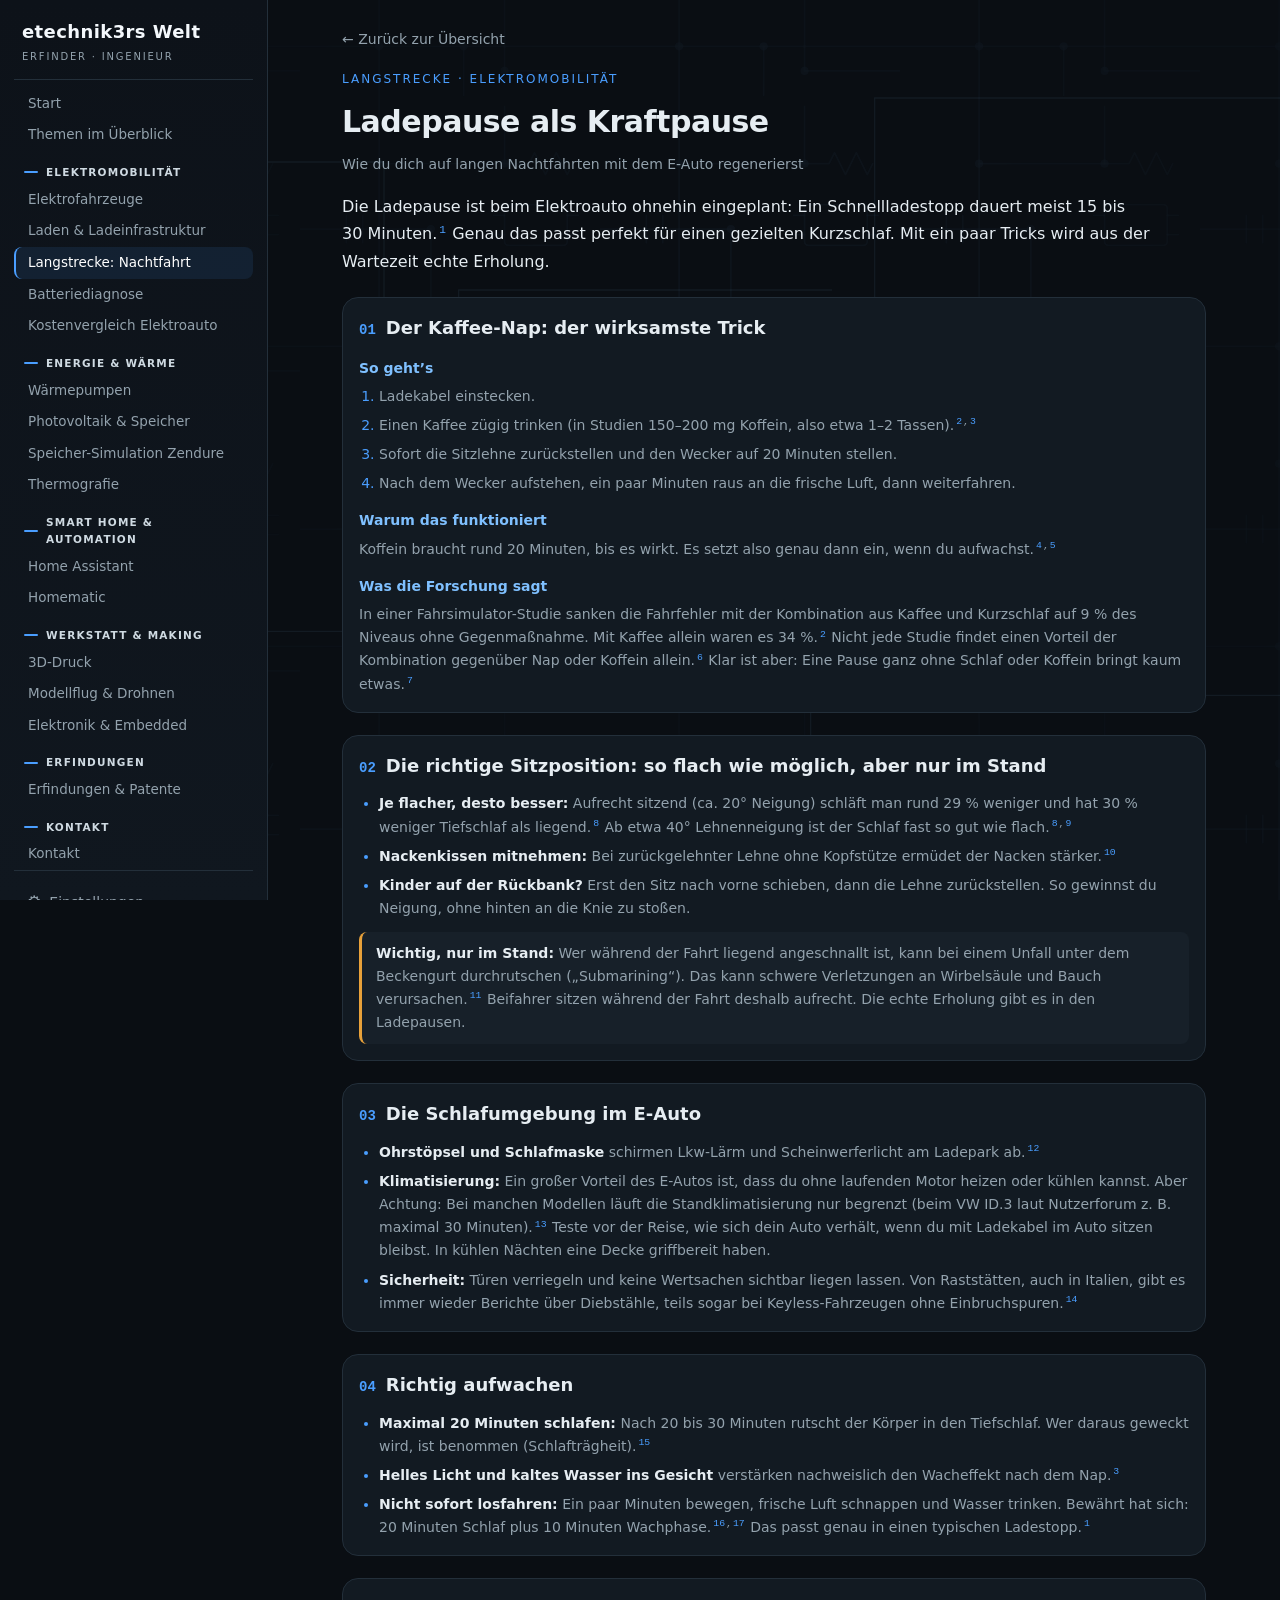
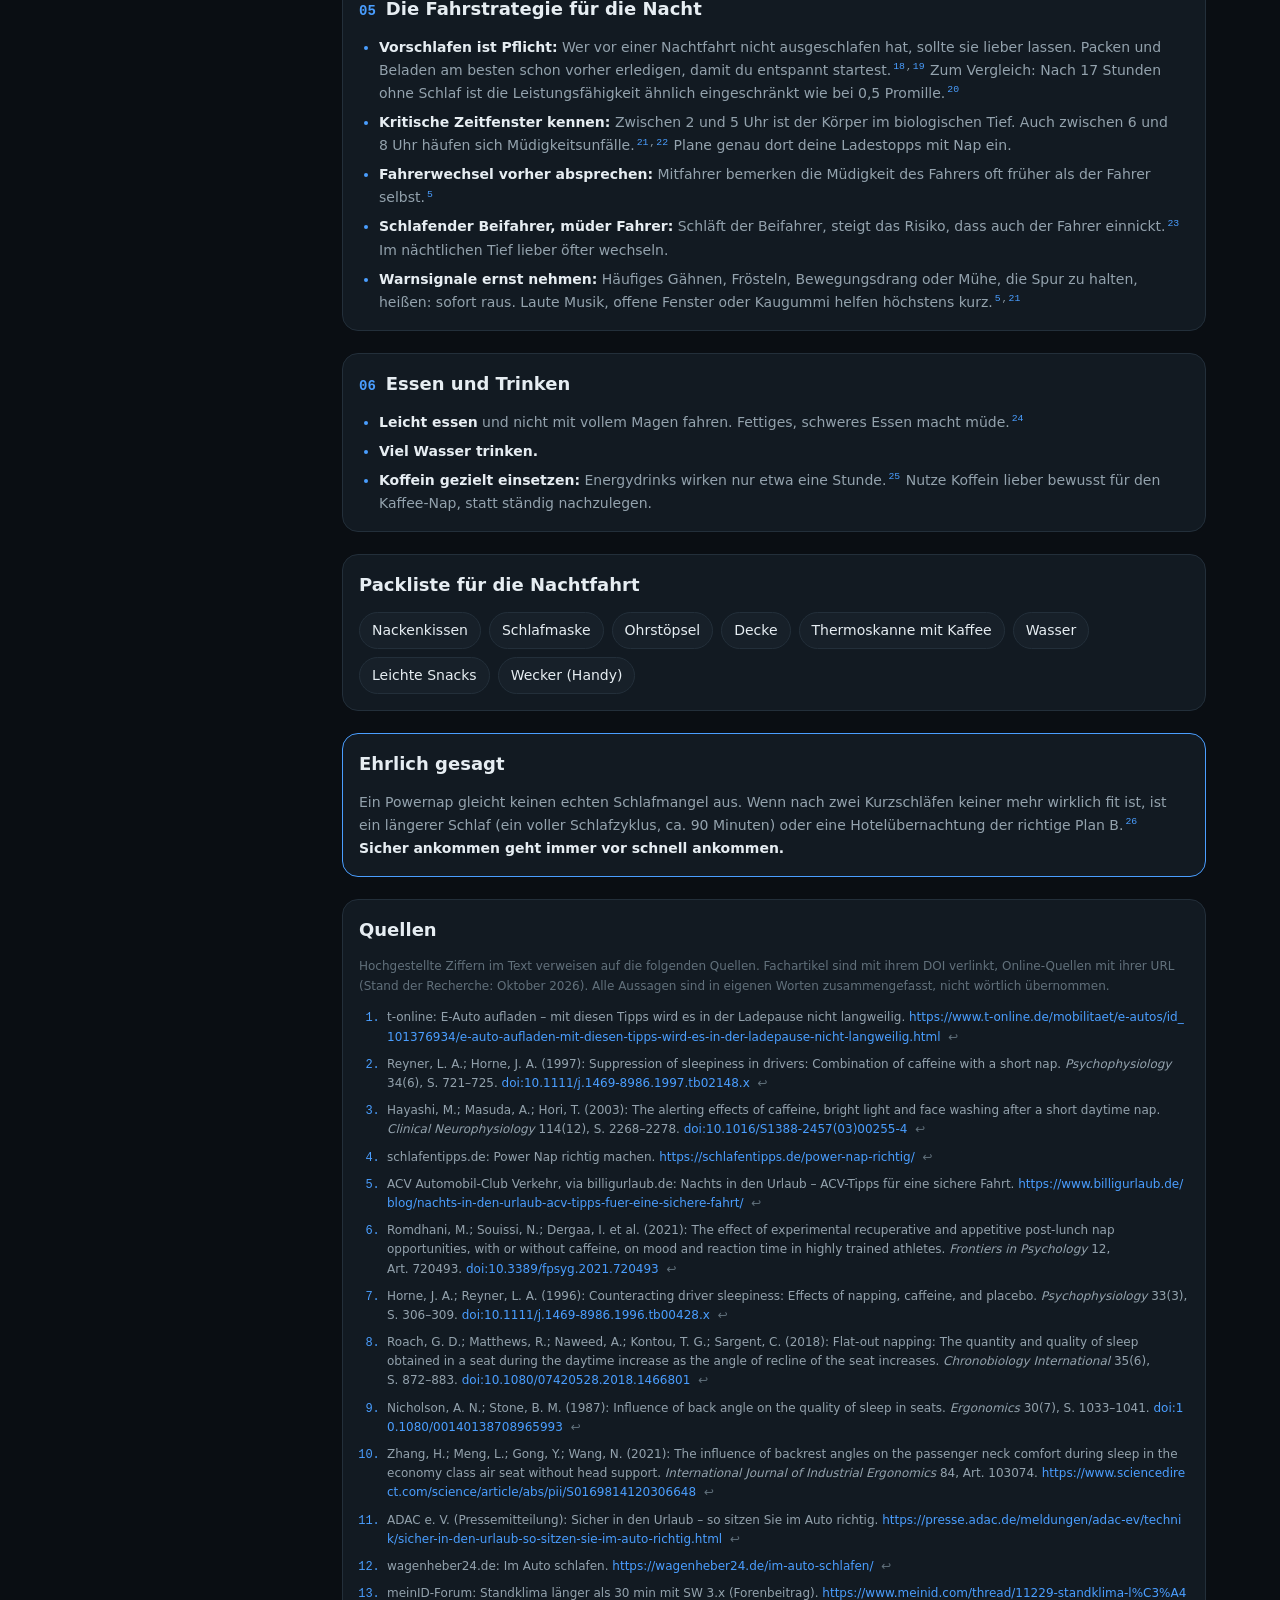
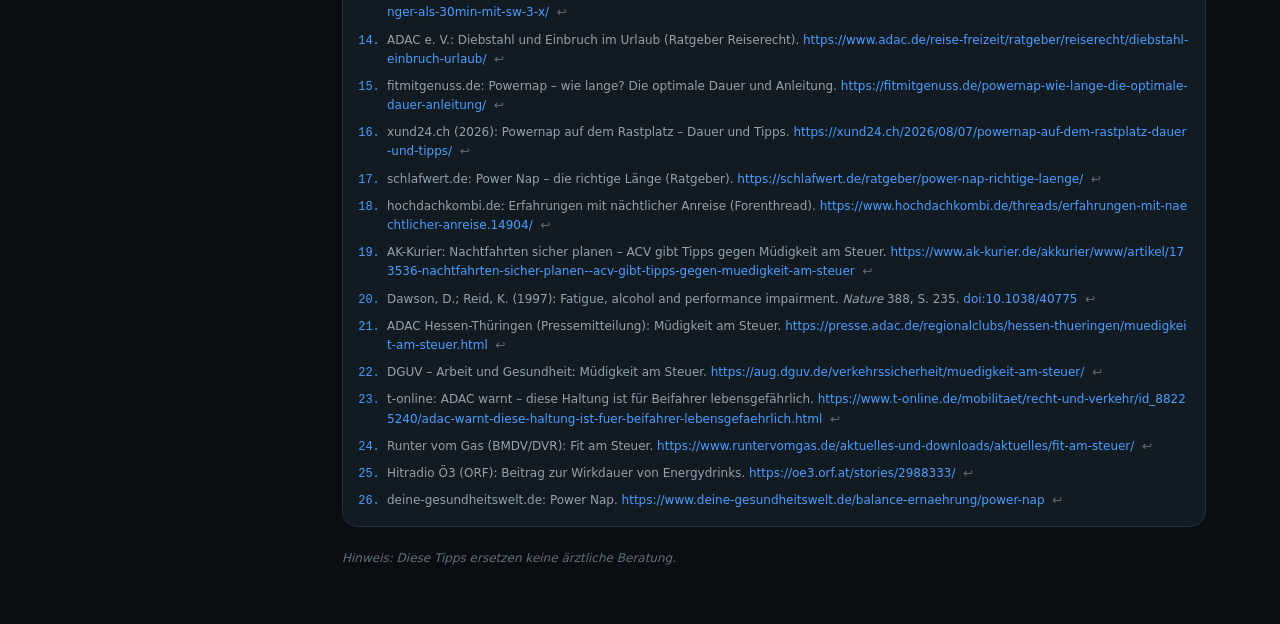
<file: elektroauto-nachtfahrt.html>
<!DOCTYPE html>
<html lang="de">
<head>
<meta charset="UTF-8">
<meta name="viewport" content="width=device-width, initial-scale=1.0">
<title>Ladepause als Kraftpause: Nachtfahrt mit dem Elektroauto</title>
<meta name="description" content="Langstrecke mit dem Elektroauto: Tipps f&uuml;r Nachtfahrten &ndash; Kaffee-Nap in der Ladepause, Sitzposition, Schlafumgebung, Fahrstrategie und Packliste.">
<meta name="theme-color" content="#0a0e13">
<link rel="manifest" href="manifest.webmanifest">
<link rel="icon" href="icons/icon.svg" type="image/svg+xml">
<link rel="apple-touch-icon" href="icons/icon-192.png">
<link rel="stylesheet" href="css/site.css">
<link rel="stylesheet" href="css/tools.css">
</head>
<body>

<!-- Diffuse Leiterplatten-Textur im Hintergrund -->
<div class="tech-bg" aria-hidden="true"></div>

<!-- ═══════════════ NAVIGATION (identisch zur Startseite) ═══════════════ -->
<button class="nav-toggle" aria-label="Menü öffnen" aria-expanded="false">&#9776;</button>
<div class="nav-backdrop"></div>

<nav class="sidebar" id="sidebar" aria-label="Hauptnavigation">
    <div class="sidebar-inner">
        <a class="brand" href="index.html">
            <span class="brand-name">etechnik3rs Welt</span>
            <span class="brand-role">Erfinder &middot; Ingenieur</span>
        </a>
        <ul class="nav-list">
            <li><a href="index.html#start">Start</a></li>
            <li><a href="index.html#themen">Themen im &Uuml;berblick</a></li>

            <li class="nav-group">Elektromobilit&auml;t</li>
            <li><a href="index.html#elektrofahrzeuge">Elektrofahrzeuge</a></li>
            <li><a href="index.html#laden">Laden &amp; Ladeinfrastruktur</a></li>
            <li><a class="active" href="index.html#nachtfahrt">Langstrecke: Nachtfahrt</a></li>
            <li><a href="index.html#batterie">Batteriediagnose</a></li>
            <li><a href="index.html#kostenrechner">Kostenvergleich Elektroauto</a></li>

            <li class="nav-group">Energie &amp; W&auml;rme</li>
            <li><a href="index.html#waermepumpen">W&auml;rmepumpen</a></li>
            <li><a href="index.html#photovoltaik">Photovoltaik &amp; Speicher</a></li>
            <li><a href="zendure-simulation.html">Speicher-Simulation Zendure</a></li>
            <li><a href="index.html#thermografie">Thermografie</a></li>

            <li class="nav-group">Smart Home &amp; Automation</li>
            <li><a href="index.html#homeassistant">Home Assistant</a></li>
            <li><a href="index.html#homematic">Homematic</a></li>

            <li class="nav-group">Werkstatt &amp; Making</li>
            <li><a href="index.html#druck3d">3D-Druck</a></li>
            <li><a href="index.html#drohnen">Modellflug &amp; Drohnen</a></li>
            <li><a href="index.html#elektronik">Elektronik &amp; Embedded</a></li>

            <li class="nav-group">Erfindungen</li>
            <li><a href="index.html#erfindungen">Erfindungen &amp; Patente</a></li>

            <li class="nav-group">Kontakt</li>
            <li><a href="index.html#kontakt">Kontakt</a></li>
        </ul>

        <!-- Fußbereich: Einstellungen / App installieren -->
        <div class="sidebar-foot">
            <button class="gear-btn" id="gearBtn" aria-expanded="false" aria-haspopup="true">
                <span class="gear-ico" aria-hidden="true">&#9881;</span> Einstellungen
            </button>
            <div class="gear-menu" id="gearMenu" hidden>
                <button class="gear-item" id="installBtn" hidden>App installieren</button>
                <button class="gear-item" id="updateCheck">Nach Updates suchen</button>
                <div class="gear-version" id="appVersion"></div>
            </div>
        </div>
    </div>
</nav>

<!-- Update-Hinweis -->
<div class="update-banner" id="updateBanner" role="alert" aria-live="polite">
    <span>Neue Version verf&uuml;gbar.</span>
    <button class="ub-reload" id="ubReload">Neu laden</button>
    <button class="ub-close" id="ubClose" aria-label="Hinweis schlie&szlig;en">&times;</button>
</div>



<div class="page">
    <div class="tool">

        <a class="backlink" href="index.html#nachtfahrt">&#8592; Zur&uuml;ck zur &Uuml;bersicht</a>

        <!-- Kopf -->
        <div class="tool-kicker">Langstrecke &middot; Elektromobilit&auml;t</div>
        <h1 class="tool-title">Ladepause als Kraftpause</h1>
        <div class="tool-sub">Wie du dich auf langen Nachtfahrten mit dem E-Auto regenerierst</div>

        <p class="guide-lead">
            Die Ladepause ist beim Elektroauto ohnehin eingeplant: Ein Schnellladestopp dauert meist
            15 bis 30&nbsp;Minuten.<sup class="fn"><a href="#quelle-1" id="ref-1" aria-label="Quelle 1">1</a></sup> Genau das passt perfekt f&uuml;r einen gezielten Kurzschlaf. Mit ein
            paar Tricks wird aus der Wartezeit echte Erholung.
        </p>

        <div class="guide">

            <!-- 1 -->
            <section class="panel">
                <h2><span class="g-num">01</span> Der Kaffee-Nap: der wirksamste Trick</h2>
                <h3>So geht&rsquo;s</h3>
                <ol>
                    <li>Ladekabel einstecken.</li>
                    <li>Einen Kaffee z&uuml;gig trinken (in Studien 150&ndash;200&nbsp;mg Koffein, also etwa 1&ndash;2&nbsp;Tassen).<sup class="fn"><a href="#quelle-2" id="ref-2" aria-label="Quelle 2">2</a><span class="fn-sep">,</span><a href="#quelle-3" id="ref-3" aria-label="Quelle 3">3</a></sup></li>
                    <li>Sofort die Sitzlehne zur&uuml;ckstellen und den Wecker auf 20&nbsp;Minuten stellen.</li>
                    <li>Nach dem Wecker aufstehen, ein paar Minuten raus an die frische Luft, dann weiterfahren.</li>
                </ol>
                <h3>Warum das funktioniert</h3>
                <p>Koffein braucht rund 20&nbsp;Minuten, bis es wirkt. Es setzt also genau dann ein, wenn du aufwachst.<sup class="fn"><a href="#quelle-4" id="ref-4" aria-label="Quelle 4">4</a><span class="fn-sep">,</span><a href="#quelle-5" id="ref-5" aria-label="Quelle 5">5</a></sup></p>
                <h3>Was die Forschung sagt</h3>
                <p>
                    In einer Fahrsimulator-Studie sanken die Fahrfehler mit der Kombination aus Kaffee und
                    Kurzschlaf auf 9&nbsp;% des Niveaus ohne Gegenma&szlig;nahme. Mit Kaffee allein waren es 34&nbsp;%.<sup class="fn"><a href="#quelle-2" aria-label="Quelle 2">2</a></sup>
                    Nicht jede Studie findet einen Vorteil der Kombination gegen&uuml;ber Nap oder Koffein allein.<sup class="fn"><a href="#quelle-6" id="ref-6" aria-label="Quelle 6">6</a></sup>
                    Klar ist aber: Eine Pause ganz ohne Schlaf oder Koffein bringt kaum etwas.<sup class="fn"><a href="#quelle-7" id="ref-7" aria-label="Quelle 7">7</a></sup>
                </p>
            </section>

            <!-- 2 -->
            <section class="panel">
                <h2><span class="g-num">02</span> Die richtige Sitzposition: so flach wie m&ouml;glich, aber nur im Stand</h2>
                <ul>
                    <li><b>Je flacher, desto besser:</b> Aufrecht sitzend (ca. 20&deg; Neigung) schl&auml;ft man rund 29&nbsp;% weniger und hat 30&nbsp;% weniger Tiefschlaf als liegend.<sup class="fn"><a href="#quelle-8" id="ref-8" aria-label="Quelle 8">8</a></sup> Ab etwa 40&deg; Lehnenneigung ist der Schlaf fast so gut wie flach.<sup class="fn"><a href="#quelle-8" aria-label="Quelle 8">8</a><span class="fn-sep">,</span><a href="#quelle-9" id="ref-9" aria-label="Quelle 9">9</a></sup></li>
                    <li><b>Nackenkissen mitnehmen:</b> Bei zur&uuml;ckgelehnter Lehne ohne Kopfst&uuml;tze erm&uuml;det der Nacken st&auml;rker.<sup class="fn"><a href="#quelle-10" id="ref-10" aria-label="Quelle 10">10</a></sup></li>
                    <li><b>Kinder auf der R&uuml;ckbank?</b> Erst den Sitz nach vorne schieben, dann die Lehne zur&uuml;ckstellen. So gewinnst du Neigung, ohne hinten an die Knie zu sto&szlig;en.</li>
                </ul>
                <p class="warn">
                    <b>Wichtig, nur im Stand:</b> Wer w&auml;hrend der Fahrt liegend angeschnallt ist, kann bei einem
                    Unfall unter dem Beckengurt durchrutschen (&bdquo;Submarining&ldquo;). Das kann schwere Verletzungen
                    an Wirbels&auml;ule und Bauch verursachen.<sup class="fn"><a href="#quelle-11" id="ref-11" aria-label="Quelle 11">11</a></sup> Beifahrer sitzen w&auml;hrend der Fahrt deshalb aufrecht.
                    Die echte Erholung gibt es in den Ladepausen.
                </p>
            </section>

            <!-- 3 -->
            <section class="panel">
                <h2><span class="g-num">03</span> Die Schlafumgebung im E-Auto</h2>
                <ul>
                    <li><b>Ohrst&ouml;psel und Schlafmaske</b> schirmen Lkw-L&auml;rm und Scheinwerferlicht am Ladepark ab.<sup class="fn"><a href="#quelle-12" id="ref-12" aria-label="Quelle 12">12</a></sup></li>
                    <li><b>Klimatisierung:</b> Ein gro&szlig;er Vorteil des E-Autos ist, dass du ohne laufenden Motor heizen oder k&uuml;hlen kannst. Aber Achtung: Bei manchen Modellen l&auml;uft die Standklimatisierung nur begrenzt (beim VW&nbsp;ID.3 laut Nutzerforum z.&nbsp;B. maximal 30&nbsp;Minuten).<sup class="fn"><a href="#quelle-13" id="ref-13" aria-label="Quelle 13">13</a></sup> Teste vor der Reise, wie sich dein Auto verh&auml;lt, wenn du mit Ladekabel im Auto sitzen bleibst. In k&uuml;hlen N&auml;chten eine Decke griffbereit haben.</li>
                    <li><b>Sicherheit:</b> T&uuml;ren verriegeln und keine Wertsachen sichtbar liegen lassen. Von Rastst&auml;tten, auch in Italien, gibt es immer wieder Berichte &uuml;ber Diebst&auml;hle, teils sogar bei Keyless-Fahrzeugen ohne Einbruchspuren.<sup class="fn"><a href="#quelle-14" id="ref-14" aria-label="Quelle 14">14</a></sup></li>
                </ul>
            </section>

            <!-- 4 -->
            <section class="panel">
                <h2><span class="g-num">04</span> Richtig aufwachen</h2>
                <ul>
                    <li><b>Maximal 20&nbsp;Minuten schlafen:</b> Nach 20 bis 30&nbsp;Minuten rutscht der K&ouml;rper in den Tiefschlaf. Wer daraus geweckt wird, ist benommen (Schlaftr&auml;gheit).<sup class="fn"><a href="#quelle-15" id="ref-15" aria-label="Quelle 15">15</a></sup></li>
                    <li><b>Helles Licht und kaltes Wasser ins Gesicht</b> verst&auml;rken nachweislich den Wacheffekt nach dem Nap.<sup class="fn"><a href="#quelle-3" aria-label="Quelle 3">3</a></sup></li>
                    <li><b>Nicht sofort losfahren:</b> Ein paar Minuten bewegen, frische Luft schnappen und Wasser trinken. Bew&auml;hrt hat sich: 20&nbsp;Minuten Schlaf plus 10&nbsp;Minuten Wachphase.<sup class="fn"><a href="#quelle-16" id="ref-16" aria-label="Quelle 16">16</a><span class="fn-sep">,</span><a href="#quelle-17" id="ref-17" aria-label="Quelle 17">17</a></sup> Das passt genau in einen typischen Ladestopp.<sup class="fn"><a href="#quelle-1" aria-label="Quelle 1">1</a></sup></li>
                </ul>
            </section>

            <!-- 5 -->
            <section class="panel">
                <h2><span class="g-num">05</span> Die Fahrstrategie f&uuml;r die Nacht</h2>
                <ul>
                    <li><b>Vorschlafen ist Pflicht:</b> Wer vor einer Nachtfahrt nicht ausgeschlafen hat, sollte sie lieber lassen. Packen und Beladen am besten schon vorher erledigen, damit du entspannt startest.<sup class="fn"><a href="#quelle-18" id="ref-18" aria-label="Quelle 18">18</a><span class="fn-sep">,</span><a href="#quelle-19" id="ref-19" aria-label="Quelle 19">19</a></sup> Zum Vergleich: Nach 17&nbsp;Stunden ohne Schlaf ist die Leistungsf&auml;higkeit &auml;hnlich eingeschr&auml;nkt wie bei 0,5&nbsp;Promille.<sup class="fn"><a href="#quelle-20" id="ref-20" aria-label="Quelle 20">20</a></sup></li>
                    <li><b>Kritische Zeitfenster kennen:</b> Zwischen 2 und 5&nbsp;Uhr ist der K&ouml;rper im biologischen Tief. Auch zwischen 6 und 8&nbsp;Uhr h&auml;ufen sich M&uuml;digkeitsunf&auml;lle.<sup class="fn"><a href="#quelle-21" id="ref-21" aria-label="Quelle 21">21</a><span class="fn-sep">,</span><a href="#quelle-22" id="ref-22" aria-label="Quelle 22">22</a></sup> Plane genau dort deine Ladestopps mit Nap ein.</li>
                    <li><b>Fahrerwechsel vorher absprechen:</b> Mitfahrer bemerken die M&uuml;digkeit des Fahrers oft fr&uuml;her als der Fahrer selbst.<sup class="fn"><a href="#quelle-5" aria-label="Quelle 5">5</a></sup></li>
                    <li><b>Schlafender Beifahrer, m&uuml;der Fahrer:</b> Schl&auml;ft der Beifahrer, steigt das Risiko, dass auch der Fahrer einnickt.<sup class="fn"><a href="#quelle-23" id="ref-23" aria-label="Quelle 23">23</a></sup> Im n&auml;chtlichen Tief lieber &ouml;fter wechseln.</li>
                    <li><b>Warnsignale ernst nehmen:</b> H&auml;ufiges G&auml;hnen, Fr&ouml;steln, Bewegungsdrang oder M&uuml;he, die Spur zu halten, hei&szlig;en: sofort raus. Laute Musik, offene Fenster oder Kaugummi helfen h&ouml;chstens kurz.<sup class="fn"><a href="#quelle-5" aria-label="Quelle 5">5</a><span class="fn-sep">,</span><a href="#quelle-21" aria-label="Quelle 21">21</a></sup></li>
                </ul>
            </section>

            <!-- 6 -->
            <section class="panel">
                <h2><span class="g-num">06</span> Essen und Trinken</h2>
                <ul>
                    <li><b>Leicht essen</b> und nicht mit vollem Magen fahren. Fettiges, schweres Essen macht m&uuml;de.<sup class="fn"><a href="#quelle-24" id="ref-24" aria-label="Quelle 24">24</a></sup></li>
                    <li><b>Viel Wasser trinken.</b></li>
                    <li><b>Koffein gezielt einsetzen:</b> Energydrinks wirken nur etwa eine Stunde.<sup class="fn"><a href="#quelle-25" id="ref-25" aria-label="Quelle 25">25</a></sup> Nutze Koffein lieber bewusst f&uuml;r den Kaffee-Nap, statt st&auml;ndig nachzulegen.</li>
                </ul>
            </section>

            <!-- Packliste -->
            <section class="panel">
                <h2>Packliste f&uuml;r die Nachtfahrt</h2>
                <ul class="packlist">
                    <li>Nackenkissen</li>
                    <li>Schlafmaske</li>
                    <li>Ohrst&ouml;psel</li>
                    <li>Decke</li>
                    <li>Thermoskanne mit Kaffee</li>
                    <li>Wasser</li>
                    <li>Leichte Snacks</li>
                    <li>Wecker (Handy)</li>
                </ul>
            </section>

            <!-- Fazit -->
            <section class="panel bottomline">
                <h2>Ehrlich gesagt</h2>
                <p>
                    Ein Powernap gleicht keinen echten Schlafmangel aus. Wenn nach zwei Kurzschl&auml;fen keiner
                    mehr wirklich fit ist, ist ein l&auml;ngerer Schlaf (ein voller Schlafzyklus, ca. 90&nbsp;Minuten)
                    oder eine Hotel&uuml;bernachtung der richtige Plan&nbsp;B.<sup class="fn"><a href="#quelle-26" id="ref-26" aria-label="Quelle 26">26</a></sup> <b>Sicher ankommen geht immer vor schnell ankommen.</b>
                </p>
            </section>

            <!-- Quellen -->
            <section class="panel sources" id="quellen">
                <h2>Quellen</h2>
                <p class="src-note">
                    Hochgestellte Ziffern im Text verweisen auf die folgenden Quellen. Fachartikel sind mit ihrem
                    DOI verlinkt, Online-Quellen mit ihrer URL (Stand der Recherche: Oktober&nbsp;2026). Alle
                    Aussagen sind in eigenen Worten zusammengefasst, nicht w&ouml;rtlich &uuml;bernommen.
                </p>
                <ol class="src-list">
                    <li id="quelle-1">t-online: E-Auto aufladen &ndash; mit diesen Tipps wird es in der Ladepause nicht langweilig. <a class="src-url" href="https://www.t-online.de/mobilitaet/e-autos/id_101376934/e-auto-aufladen-mit-diesen-tipps-wird-es-in-der-ladepause-nicht-langweilig.html" target="_blank" rel="noopener">https://www.t-online.de/mobilitaet/e-autos/id_101376934/e-auto-aufladen-mit-diesen-tipps-wird-es-in-der-ladepause-nicht-langweilig.html</a> <a class="src-back" href="#ref-1" aria-label="Zur&uuml;ck zur Textstelle">&#8617;</a></li>
                    <li id="quelle-2">Reyner, L.&nbsp;A.; Horne, J.&nbsp;A. (1997): Suppression of sleepiness in drivers: Combination of caffeine with a short nap. <i>Psychophysiology</i> 34(6), S.&nbsp;721&ndash;725. <a class="src-url" href="https://doi.org/10.1111/j.1469-8986.1997.tb02148.x" target="_blank" rel="noopener">doi:10.1111/j.1469-8986.1997.tb02148.x</a> <a class="src-back" href="#ref-2" aria-label="Zur&uuml;ck zur Textstelle">&#8617;</a></li>
                    <li id="quelle-3">Hayashi, M.; Masuda, A.; Hori, T. (2003): The alerting effects of caffeine, bright light and face washing after a short daytime nap. <i>Clinical Neurophysiology</i> 114(12), S.&nbsp;2268&ndash;2278. <a class="src-url" href="https://doi.org/10.1016/S1388-2457(03)00255-4" target="_blank" rel="noopener">doi:10.1016/S1388-2457(03)00255-4</a> <a class="src-back" href="#ref-3" aria-label="Zur&uuml;ck zur Textstelle">&#8617;</a></li>
                    <li id="quelle-4">schlafentipps.de: Power Nap richtig machen. <a class="src-url" href="https://schlafentipps.de/power-nap-richtig/" target="_blank" rel="noopener">https://schlafentipps.de/power-nap-richtig/</a> <a class="src-back" href="#ref-4" aria-label="Zur&uuml;ck zur Textstelle">&#8617;</a></li>
                    <li id="quelle-5">ACV Automobil-Club Verkehr, via billigurlaub.de: Nachts in den Urlaub &ndash; ACV-Tipps f&uuml;r eine sichere Fahrt. <a class="src-url" href="https://www.billigurlaub.de/blog/nachts-in-den-urlaub-acv-tipps-fuer-eine-sichere-fahrt/" target="_blank" rel="noopener">https://www.billigurlaub.de/blog/nachts-in-den-urlaub-acv-tipps-fuer-eine-sichere-fahrt/</a> <a class="src-back" href="#ref-5" aria-label="Zur&uuml;ck zur Textstelle">&#8617;</a></li>
                    <li id="quelle-6">Romdhani, M.; Souissi, N.; Dergaa, I. et&nbsp;al. (2021): The effect of experimental recuperative and appetitive post-lunch nap opportunities, with or without caffeine, on mood and reaction time in highly trained athletes. <i>Frontiers in Psychology</i> 12, Art.&nbsp;720493. <a class="src-url" href="https://doi.org/10.3389/fpsyg.2021.720493" target="_blank" rel="noopener">doi:10.3389/fpsyg.2021.720493</a> <a class="src-back" href="#ref-6" aria-label="Zur&uuml;ck zur Textstelle">&#8617;</a></li>
                    <li id="quelle-7">Horne, J.&nbsp;A.; Reyner, L.&nbsp;A. (1996): Counteracting driver sleepiness: Effects of napping, caffeine, and placebo. <i>Psychophysiology</i> 33(3), S.&nbsp;306&ndash;309. <a class="src-url" href="https://doi.org/10.1111/j.1469-8986.1996.tb00428.x" target="_blank" rel="noopener">doi:10.1111/j.1469-8986.1996.tb00428.x</a> <a class="src-back" href="#ref-7" aria-label="Zur&uuml;ck zur Textstelle">&#8617;</a></li>
                    <li id="quelle-8">Roach, G.&nbsp;D.; Matthews, R.; Naweed, A.; Kontou, T.&nbsp;G.; Sargent, C. (2018): Flat-out napping: The quantity and quality of sleep obtained in a seat during the daytime increase as the angle of recline of the seat increases. <i>Chronobiology International</i> 35(6), S.&nbsp;872&ndash;883. <a class="src-url" href="https://doi.org/10.1080/07420528.2018.1466801" target="_blank" rel="noopener">doi:10.1080/07420528.2018.1466801</a> <a class="src-back" href="#ref-8" aria-label="Zur&uuml;ck zur Textstelle">&#8617;</a></li>
                    <li id="quelle-9">Nicholson, A.&nbsp;N.; Stone, B.&nbsp;M. (1987): Influence of back angle on the quality of sleep in seats. <i>Ergonomics</i> 30(7), S.&nbsp;1033&ndash;1041. <a class="src-url" href="https://doi.org/10.1080/00140138708965993" target="_blank" rel="noopener">doi:10.1080/00140138708965993</a> <a class="src-back" href="#ref-9" aria-label="Zur&uuml;ck zur Textstelle">&#8617;</a></li>
                    <li id="quelle-10">Zhang, H.; Meng, L.; Gong, Y.; Wang, N. (2021): The influence of backrest angles on the passenger neck comfort during sleep in the economy class air seat without head support. <i>International Journal of Industrial Ergonomics</i> 84, Art.&nbsp;103074. <a class="src-url" href="https://www.sciencedirect.com/science/article/abs/pii/S0169814120306648" target="_blank" rel="noopener">https://www.sciencedirect.com/science/article/abs/pii/S0169814120306648</a> <a class="src-back" href="#ref-10" aria-label="Zur&uuml;ck zur Textstelle">&#8617;</a></li>
                    <li id="quelle-11">ADAC e.&nbsp;V. (Pressemitteilung): Sicher in den Urlaub &ndash; so sitzen Sie im Auto richtig. <a class="src-url" href="https://presse.adac.de/meldungen/adac-ev/technik/sicher-in-den-urlaub-so-sitzen-sie-im-auto-richtig.html" target="_blank" rel="noopener">https://presse.adac.de/meldungen/adac-ev/technik/sicher-in-den-urlaub-so-sitzen-sie-im-auto-richtig.html</a> <a class="src-back" href="#ref-11" aria-label="Zur&uuml;ck zur Textstelle">&#8617;</a></li>
                    <li id="quelle-12">wagenheber24.de: Im Auto schlafen. <a class="src-url" href="https://wagenheber24.de/im-auto-schlafen/" target="_blank" rel="noopener">https://wagenheber24.de/im-auto-schlafen/</a> <a class="src-back" href="#ref-12" aria-label="Zur&uuml;ck zur Textstelle">&#8617;</a></li>
                    <li id="quelle-13">meinID-Forum: Standklima l&auml;nger als 30&nbsp;min mit SW&nbsp;3.x (Forenbeitrag). <a class="src-url" href="https://www.meinid.com/thread/11229-standklima-l%C3%A4nger-als-30min-mit-sw-3-x/" target="_blank" rel="noopener">https://www.meinid.com/thread/11229-standklima-l%C3%A4nger-als-30min-mit-sw-3-x/</a> <a class="src-back" href="#ref-13" aria-label="Zur&uuml;ck zur Textstelle">&#8617;</a></li>
                    <li id="quelle-14">ADAC e.&nbsp;V.: Diebstahl und Einbruch im Urlaub (Ratgeber Reiserecht). <a class="src-url" href="https://www.adac.de/reise-freizeit/ratgeber/reiserecht/diebstahl-einbruch-urlaub/" target="_blank" rel="noopener">https://www.adac.de/reise-freizeit/ratgeber/reiserecht/diebstahl-einbruch-urlaub/</a> <a class="src-back" href="#ref-14" aria-label="Zur&uuml;ck zur Textstelle">&#8617;</a></li>
                    <li id="quelle-15">fitmitgenuss.de: Powernap &ndash; wie lange? Die optimale Dauer und Anleitung. <a class="src-url" href="https://fitmitgenuss.de/powernap-wie-lange-die-optimale-dauer-anleitung/" target="_blank" rel="noopener">https://fitmitgenuss.de/powernap-wie-lange-die-optimale-dauer-anleitung/</a> <a class="src-back" href="#ref-15" aria-label="Zur&uuml;ck zur Textstelle">&#8617;</a></li>
                    <li id="quelle-16">xund24.ch (2026): Powernap auf dem Rastplatz &ndash; Dauer und Tipps. <a class="src-url" href="https://xund24.ch/2026/08/07/powernap-auf-dem-rastplatz-dauer-und-tipps/" target="_blank" rel="noopener">https://xund24.ch/2026/08/07/powernap-auf-dem-rastplatz-dauer-und-tipps/</a> <a class="src-back" href="#ref-16" aria-label="Zur&uuml;ck zur Textstelle">&#8617;</a></li>
                    <li id="quelle-17">schlafwert.de: Power Nap &ndash; die richtige L&auml;nge (Ratgeber). <a class="src-url" href="https://schlafwert.de/ratgeber/power-nap-richtige-laenge/" target="_blank" rel="noopener">https://schlafwert.de/ratgeber/power-nap-richtige-laenge/</a> <a class="src-back" href="#ref-17" aria-label="Zur&uuml;ck zur Textstelle">&#8617;</a></li>
                    <li id="quelle-18">hochdachkombi.de: Erfahrungen mit n&auml;chtlicher Anreise (Forenthread). <a class="src-url" href="https://www.hochdachkombi.de/threads/erfahrungen-mit-naechtlicher-anreise.14904/" target="_blank" rel="noopener">https://www.hochdachkombi.de/threads/erfahrungen-mit-naechtlicher-anreise.14904/</a> <a class="src-back" href="#ref-18" aria-label="Zur&uuml;ck zur Textstelle">&#8617;</a></li>
                    <li id="quelle-19">AK-Kurier: Nachtfahrten sicher planen &ndash; ACV gibt Tipps gegen M&uuml;digkeit am Steuer. <a class="src-url" href="https://www.ak-kurier.de/akkurier/www/artikel/173536-nachtfahrten-sicher-planen--acv-gibt-tipps-gegen-muedigkeit-am-steuer" target="_blank" rel="noopener">https://www.ak-kurier.de/akkurier/www/artikel/173536-nachtfahrten-sicher-planen--acv-gibt-tipps-gegen-muedigkeit-am-steuer</a> <a class="src-back" href="#ref-19" aria-label="Zur&uuml;ck zur Textstelle">&#8617;</a></li>
                    <li id="quelle-20">Dawson, D.; Reid, K. (1997): Fatigue, alcohol and performance impairment. <i>Nature</i> 388, S.&nbsp;235. <a class="src-url" href="https://doi.org/10.1038/40775" target="_blank" rel="noopener">doi:10.1038/40775</a> <a class="src-back" href="#ref-20" aria-label="Zur&uuml;ck zur Textstelle">&#8617;</a></li>
                    <li id="quelle-21">ADAC Hessen-Th&uuml;ringen (Pressemitteilung): M&uuml;digkeit am Steuer. <a class="src-url" href="https://presse.adac.de/regionalclubs/hessen-thueringen/muedigkeit-am-steuer.html" target="_blank" rel="noopener">https://presse.adac.de/regionalclubs/hessen-thueringen/muedigkeit-am-steuer.html</a> <a class="src-back" href="#ref-21" aria-label="Zur&uuml;ck zur Textstelle">&#8617;</a></li>
                    <li id="quelle-22">DGUV &ndash; Arbeit und Gesundheit: M&uuml;digkeit am Steuer. <a class="src-url" href="https://aug.dguv.de/verkehrssicherheit/muedigkeit-am-steuer/" target="_blank" rel="noopener">https://aug.dguv.de/verkehrssicherheit/muedigkeit-am-steuer/</a> <a class="src-back" href="#ref-22" aria-label="Zur&uuml;ck zur Textstelle">&#8617;</a></li>
                    <li id="quelle-23">t-online: ADAC warnt &ndash; diese Haltung ist f&uuml;r Beifahrer lebensgef&auml;hrlich. <a class="src-url" href="https://www.t-online.de/mobilitaet/recht-und-verkehr/id_88225240/adac-warnt-diese-haltung-ist-fuer-beifahrer-lebensgefaehrlich.html" target="_blank" rel="noopener">https://www.t-online.de/mobilitaet/recht-und-verkehr/id_88225240/adac-warnt-diese-haltung-ist-fuer-beifahrer-lebensgefaehrlich.html</a> <a class="src-back" href="#ref-23" aria-label="Zur&uuml;ck zur Textstelle">&#8617;</a></li>
                    <li id="quelle-24">Runter vom Gas (BMDV/DVR): Fit am Steuer. <a class="src-url" href="https://www.runtervomgas.de/aktuelles-und-downloads/aktuelles/fit-am-steuer/" target="_blank" rel="noopener">https://www.runtervomgas.de/aktuelles-und-downloads/aktuelles/fit-am-steuer/</a> <a class="src-back" href="#ref-24" aria-label="Zur&uuml;ck zur Textstelle">&#8617;</a></li>
                    <li id="quelle-25">Hitradio &Ouml;3 (ORF): Beitrag zur Wirkdauer von Energydrinks. <a class="src-url" href="https://oe3.orf.at/stories/2988333/" target="_blank" rel="noopener">https://oe3.orf.at/stories/2988333/</a> <a class="src-back" href="#ref-25" aria-label="Zur&uuml;ck zur Textstelle">&#8617;</a></li>
                    <li id="quelle-26">deine-gesundheitswelt.de: Power Nap. <a class="src-url" href="https://www.deine-gesundheitswelt.de/balance-ernaehrung/power-nap" target="_blank" rel="noopener">https://www.deine-gesundheitswelt.de/balance-ernaehrung/power-nap</a> <a class="src-back" href="#ref-26" aria-label="Zur&uuml;ck zur Textstelle">&#8617;</a></li>
                </ol>
            </section>
        </div>

        <div class="footnote">
            <i>Hinweis: Diese Tipps ersetzen keine &auml;rztliche Beratung.</i>
        </div>
    </div>
</div>


<!-- Gemeinsame Logik (Navigation, Update-Banner, PWA) -->
<script src="js/app.js"></script>

</body>
</html>
</file>
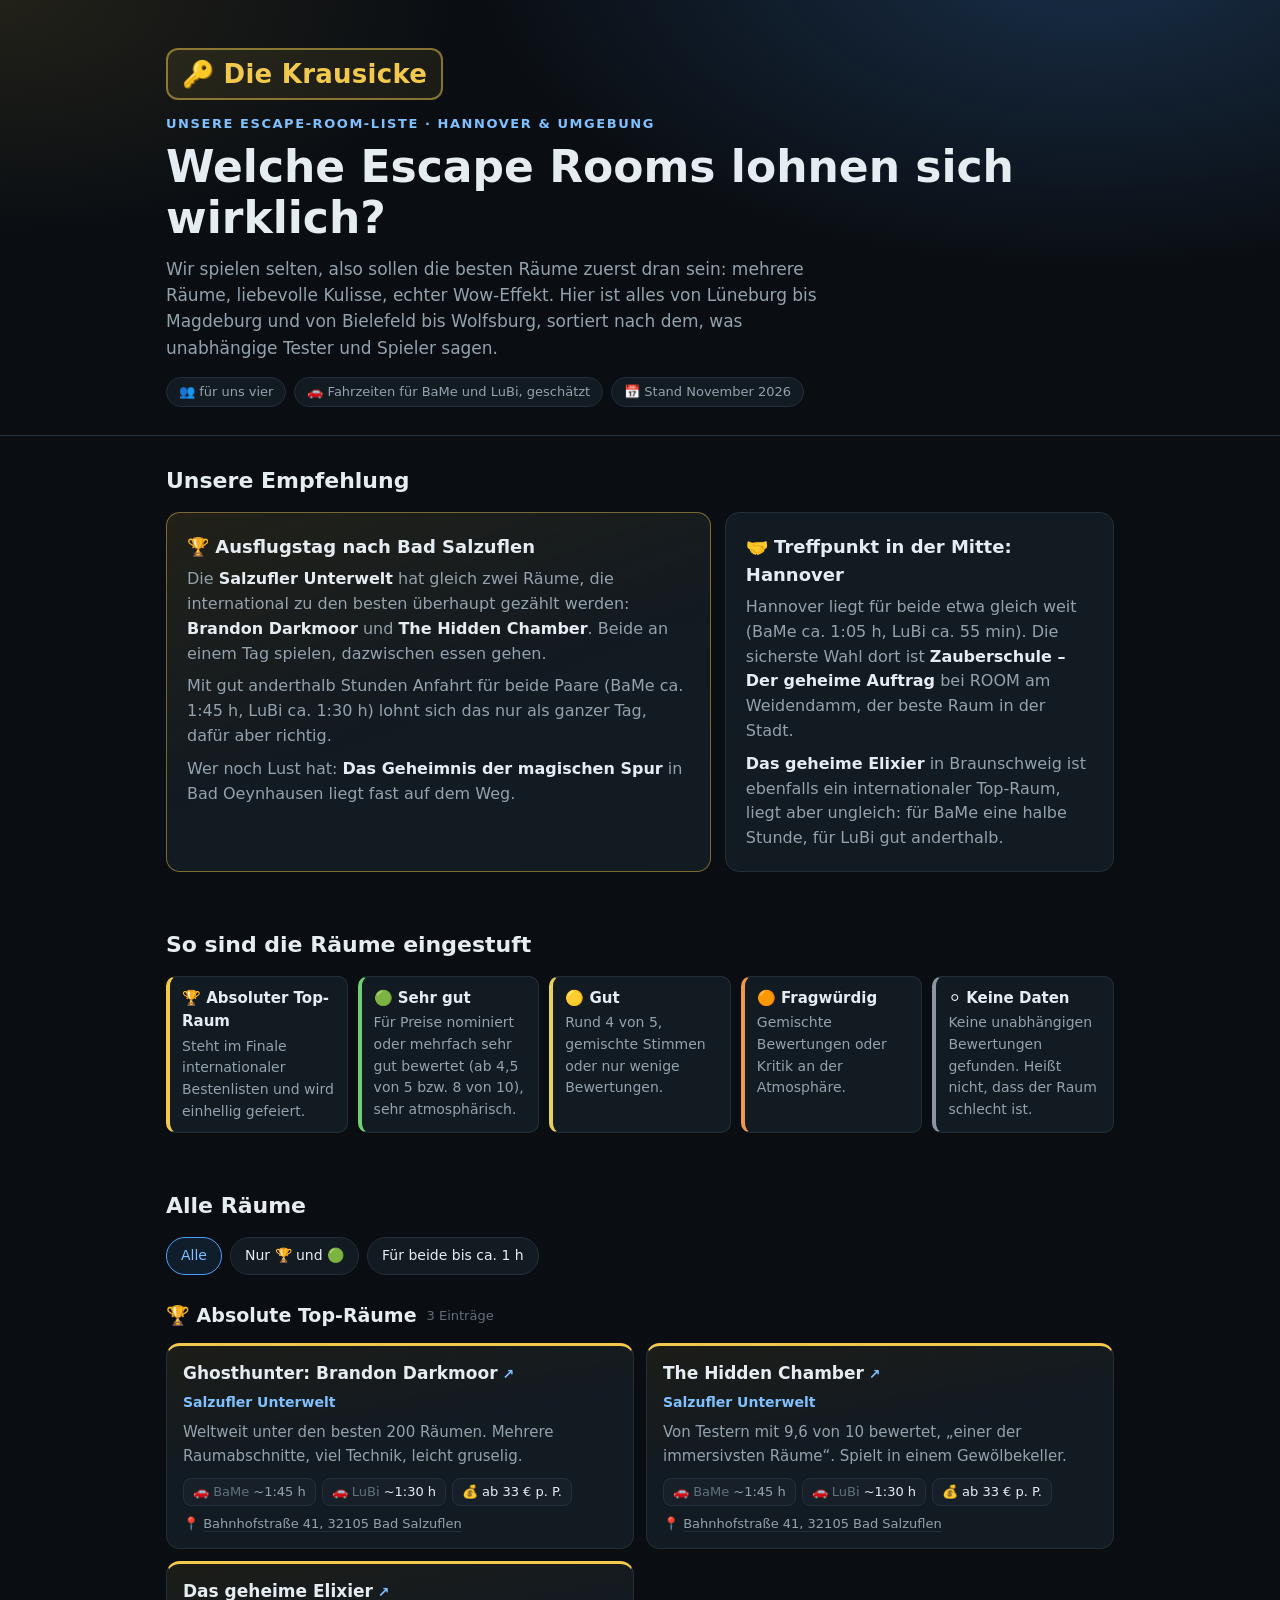
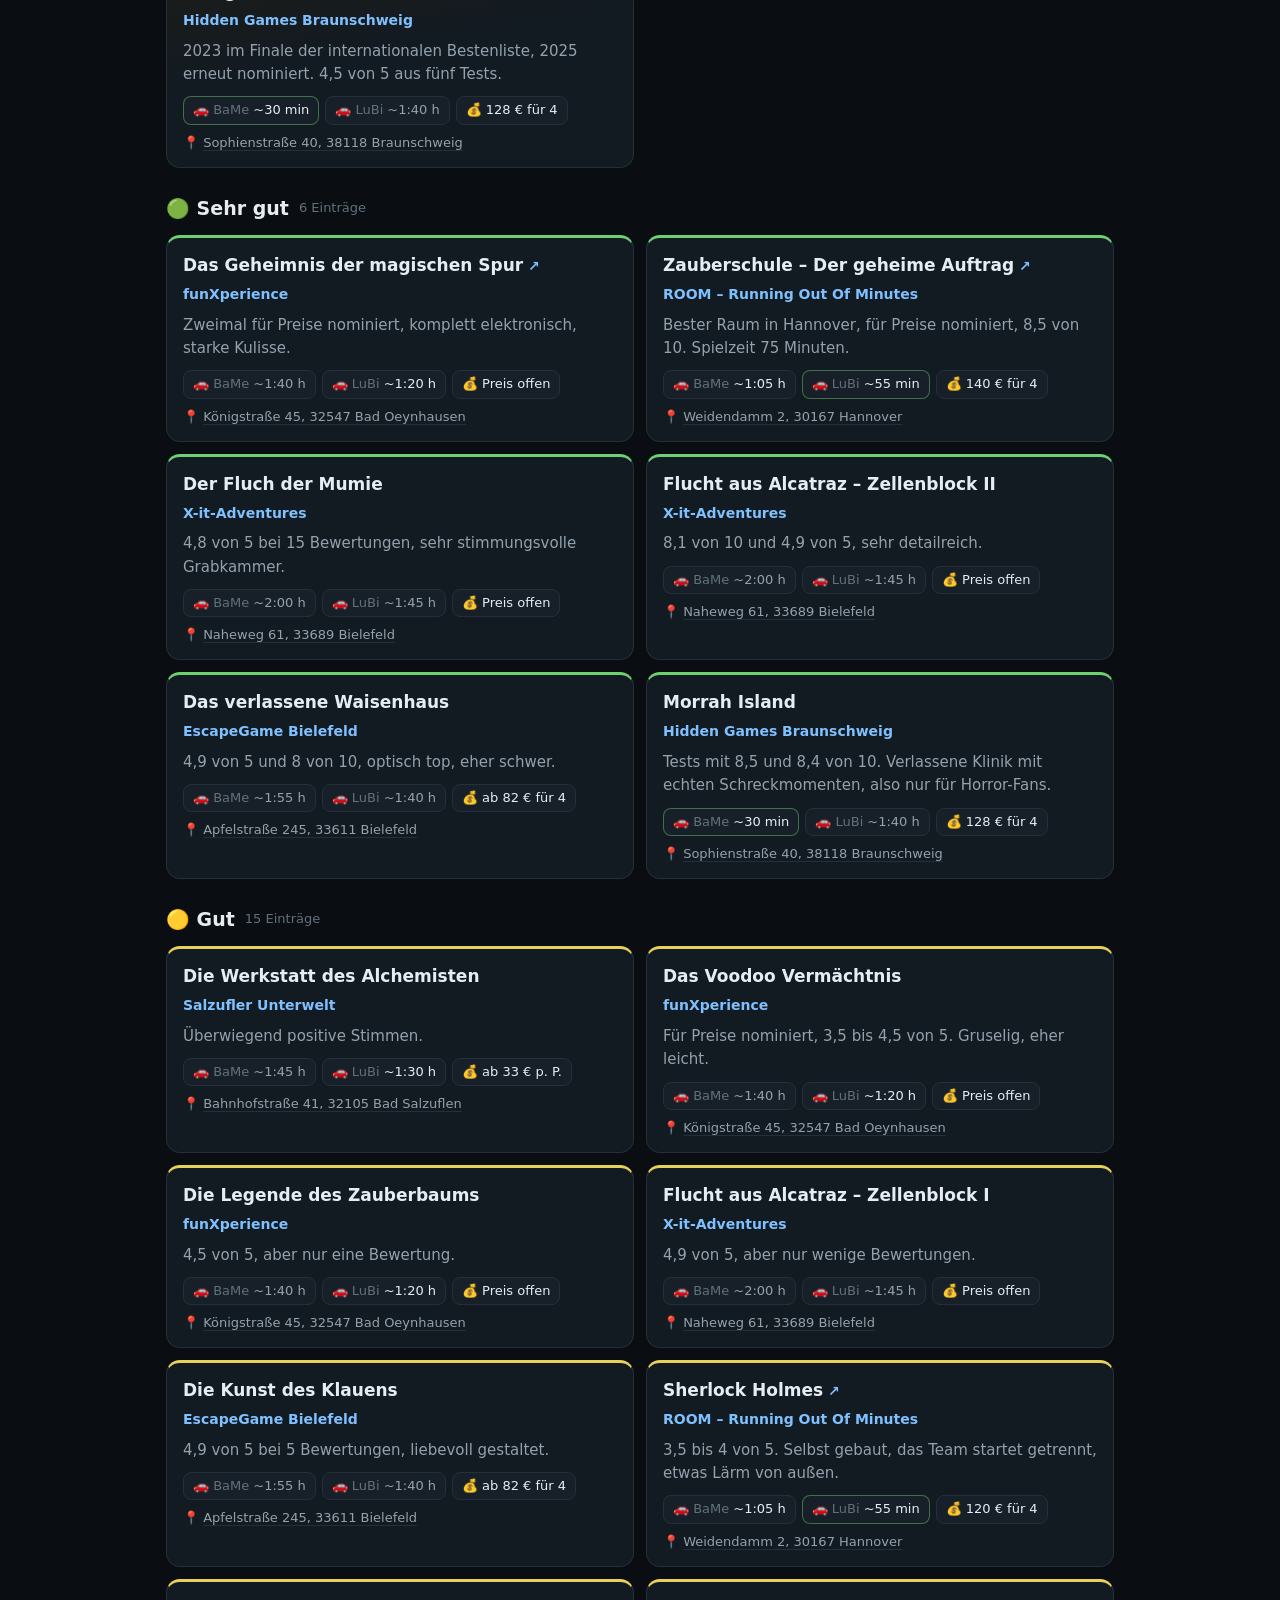
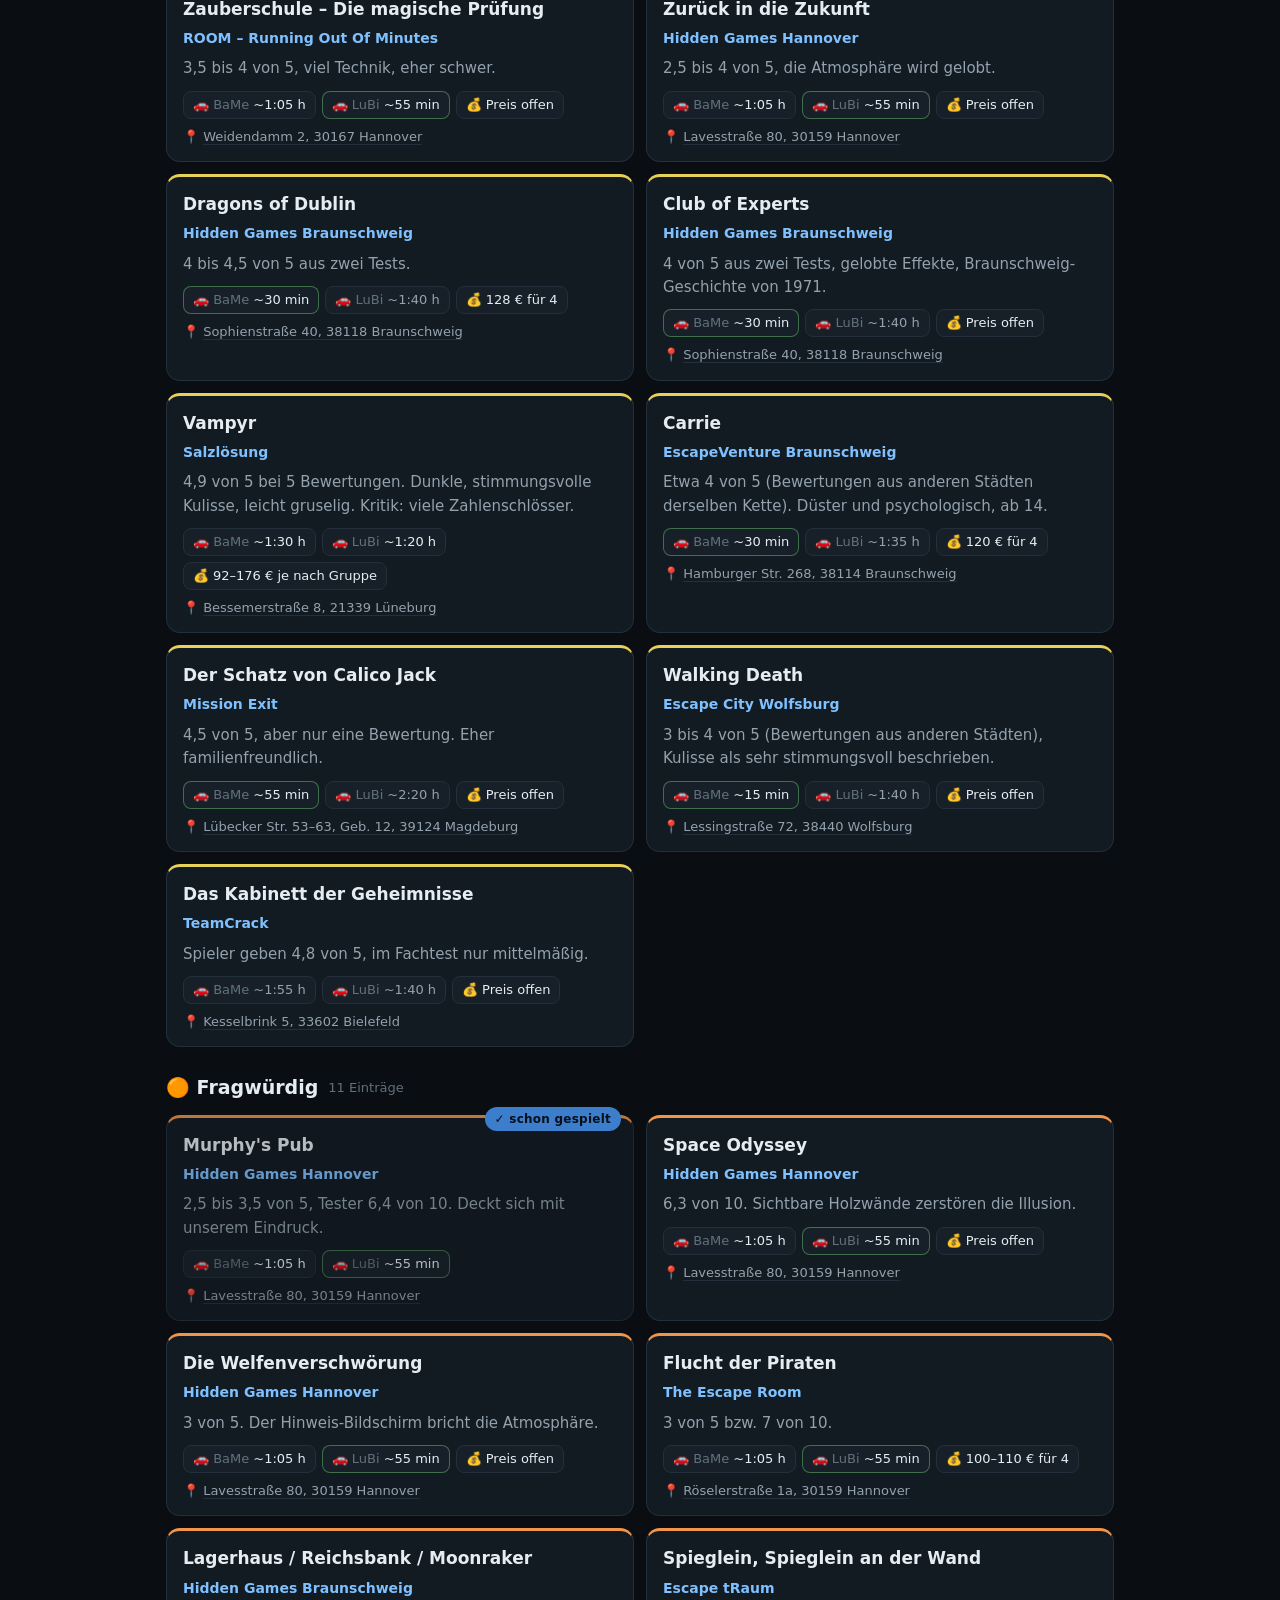
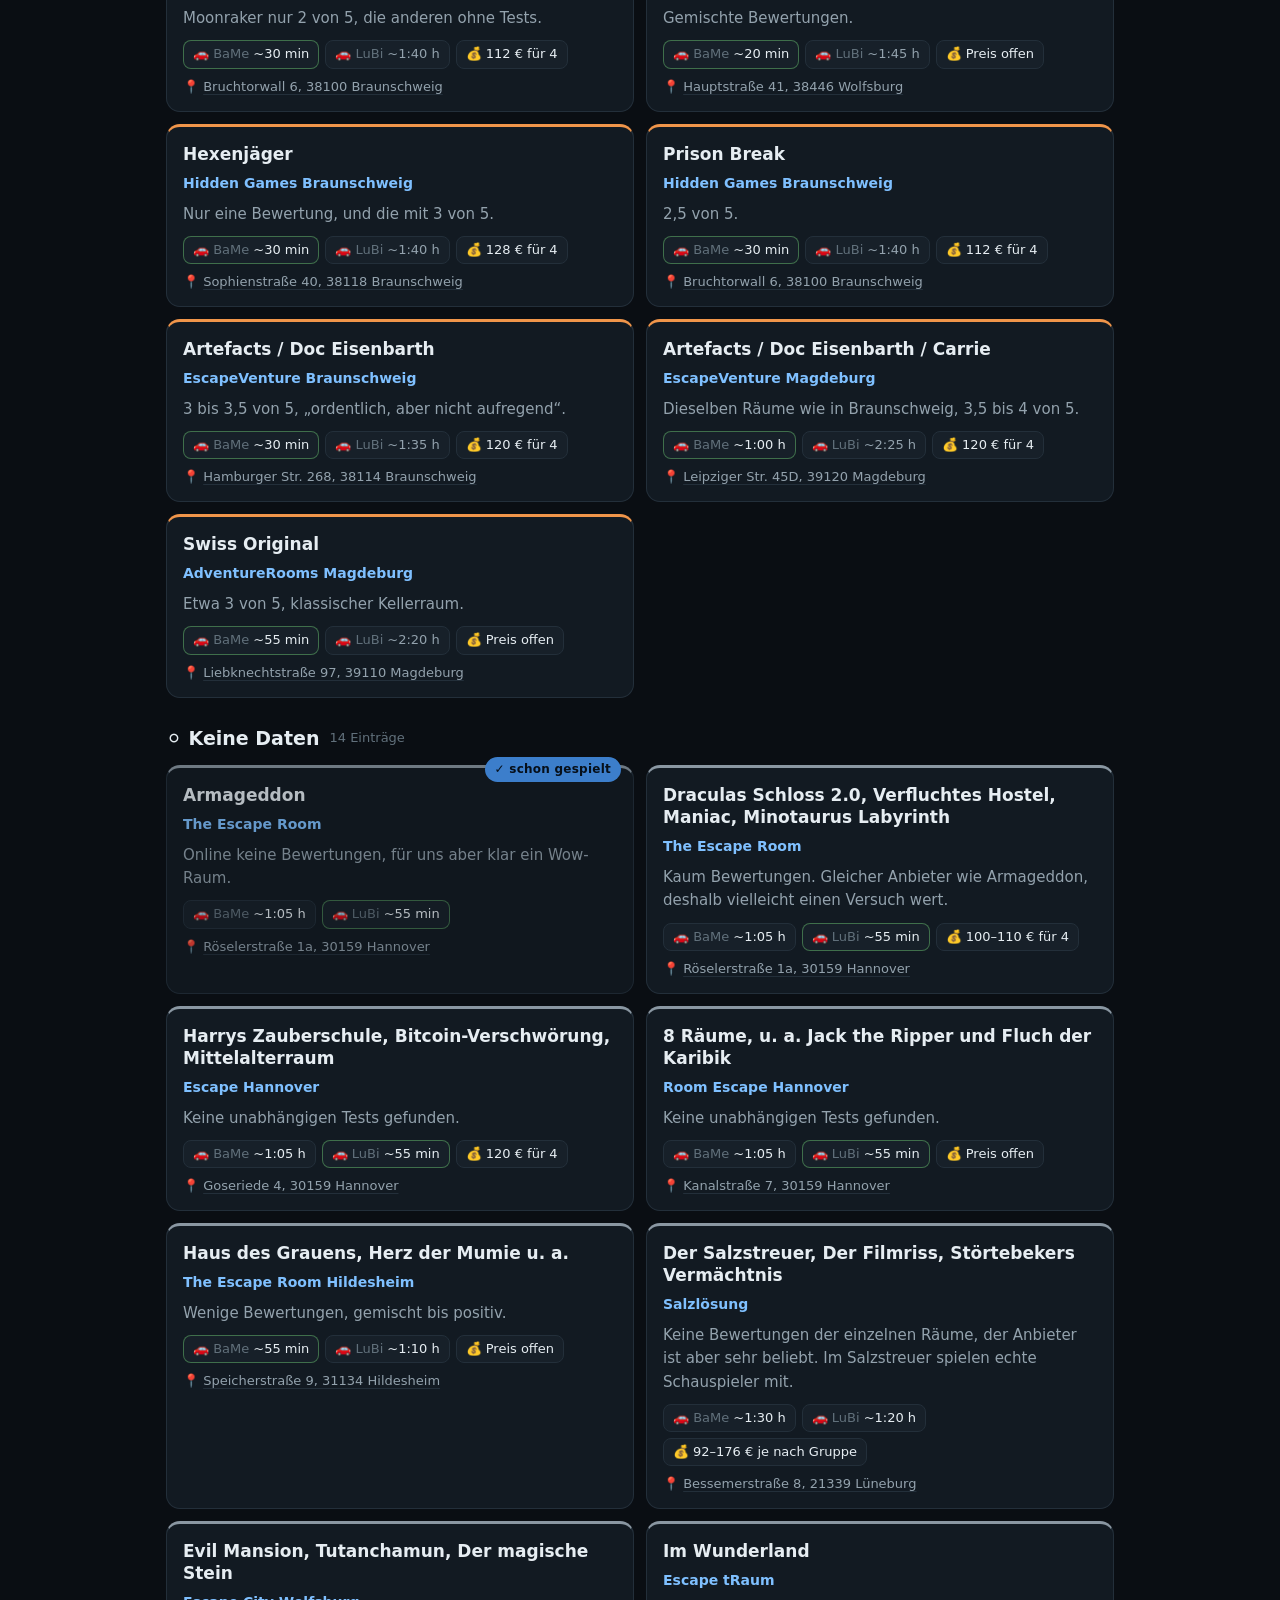
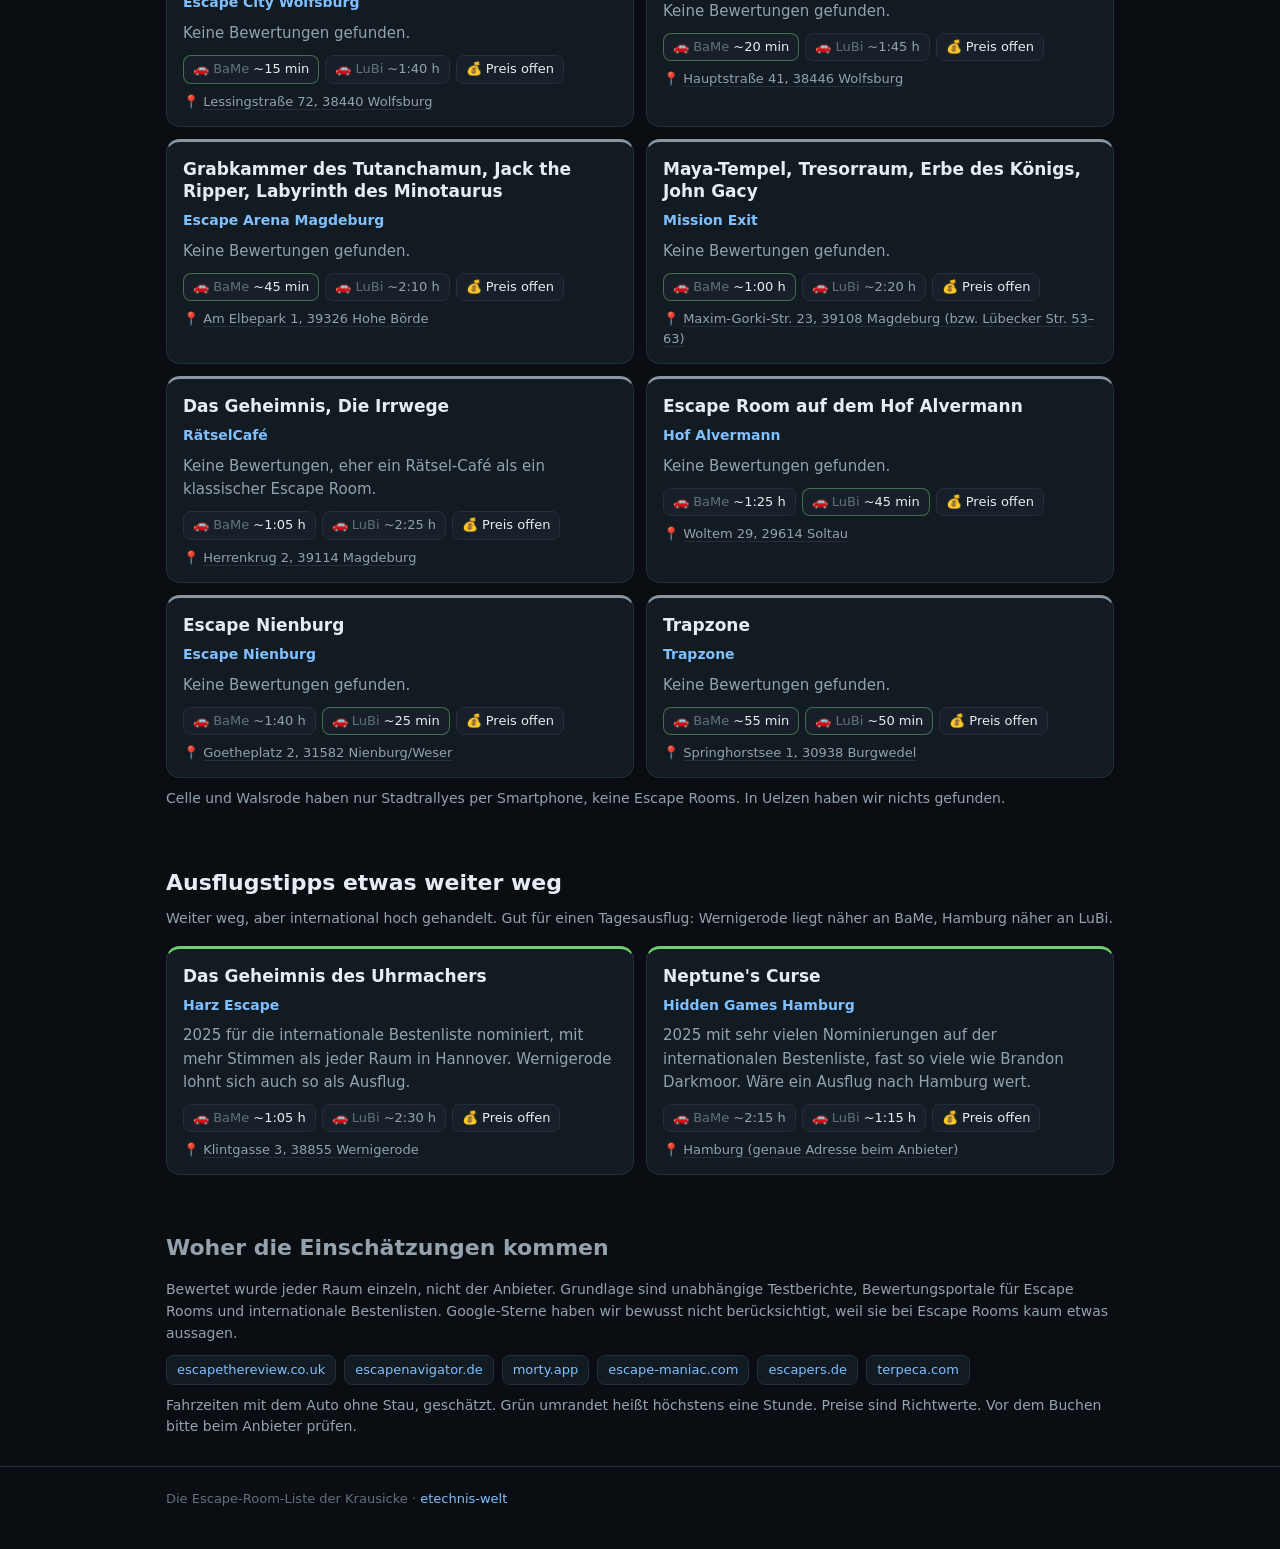
<file: escape-rooms.html>
<!DOCTYPE html>
<html lang="de">
<head>
<meta charset="UTF-8">
<meta name="viewport" content="width=device-width, initial-scale=1.0">
<title>Die Krausicke: Escape Rooms</title>
<meta name="description" content="Welche Escape Rooms rund um Hannover lohnen sich wirklich? Übersicht für eine Vierergruppe: Bewertungen, Fahrzeit, Preis und Empfehlung.">
<meta property="og:title" content="Die Krausicke: Escape Rooms rund um Hannover – welche lohnen sich?">
<meta property="og:description" content="Die besten Räume zuerst: Bewertungen, Fahrzeit und Preise für unsere Vierergruppe.">
<meta property="og:type" content="website">
<meta name="theme-color" content="#0a0e13">
<link rel="icon" href="icons/icon.svg" type="image/svg+xml">
<style>
:root{
  --bg:#0a0e13; --panel:#121a22; --panel-2:#172029; --line:#232f3a;
  --text:#e6edf2; --muted:#93a2ad; --faint:#61707b;
  --accent:#4a9eff; --accent-2:#7fc0ff; --accent-weak:rgba(74,158,255,.10);
  --gold:#f2c94c; --green:#6fcf73; --yellow:#e8d15a; --orange:#f0954a; --grey:#8a97a2;
  --r:14px;
  --font:"Segoe UI",system-ui,-apple-system,Arial,Helvetica,sans-serif;
}
*{margin:0;padding:0;box-sizing:border-box}
html{scroll-behavior:smooth;-webkit-text-size-adjust:100%}
body{font-family:var(--font);background:var(--bg);color:var(--text);line-height:1.55;font-size:16px}
a{color:var(--accent-2);text-decoration:none}
a:hover{text-decoration:underline}
.wrap{max-width:980px;margin:0 auto;padding:0 16px}

/* Kopf */
header.hero{padding:48px 0 28px;background:
  radial-gradient(ellipse 80% 120% at 85% -10%,rgba(74,158,255,.22),transparent 60%),
  radial-gradient(ellipse 60% 90% at 0% 0%,rgba(242,201,76,.10),transparent 60%);
  border-bottom:1px solid var(--line)}
.crew{display:inline-block;margin-bottom:14px;font-size:clamp(20px,4.5vw,26px);font-weight:800;letter-spacing:.01em;color:var(--gold);border:2px solid rgba(242,201,76,.5);border-radius:12px;padding:4px 14px;background:rgba(242,201,76,.08)}
.kicker{font-size:13px;letter-spacing:.12em;text-transform:uppercase;color:var(--accent-2);font-weight:600}
h1{font-size:clamp(28px,6vw,44px);line-height:1.15;margin:8px 0 12px;font-weight:700}
.lead{color:var(--muted);font-size:17px;max-width:680px}
.meta{margin-top:16px;display:flex;flex-wrap:wrap;gap:8px}
.pill{font-size:13px;color:var(--muted);background:var(--panel);border:1px solid var(--line);border-radius:999px;padding:4px 12px}

section{padding:28px 0}
h2{font-size:22px;margin-bottom:14px}

/* Empfehlung */
.reco{display:grid;gap:14px;grid-template-columns:1fr}
@media(min-width:760px){.reco{grid-template-columns:1.4fr 1fr}}
.reco-card{background:var(--panel);border:1px solid var(--line);border-radius:var(--r);padding:20px}
.reco-card.main{border-color:rgba(242,201,76,.45);background:linear-gradient(160deg,rgba(242,201,76,.10),var(--panel) 55%)}
.reco-card h3{font-size:18px;margin-bottom:6px}
.reco-card p{color:var(--muted)}
.reco-card p+p{margin-top:8px}
.reco-card strong{color:var(--text)}

/* Legende */
.legend{display:grid;gap:10px;grid-template-columns:repeat(auto-fit,minmax(170px,1fr))}
.lg{background:var(--panel);border:1px solid var(--line);border-left:4px solid var(--c);border-radius:10px;padding:10px 12px;font-size:14px;color:var(--muted)}
.lg b{display:block;color:var(--text);font-size:15px;margin-bottom:2px}

/* Filter */
.filters{display:flex;flex-wrap:wrap;gap:8px;margin-bottom:18px}
.chip{font:inherit;font-size:14px;color:var(--text);background:var(--panel);border:1px solid var(--line);border-radius:999px;padding:7px 14px;cursor:pointer}
.chip[aria-pressed="true"]{background:var(--accent-weak);border-color:var(--accent);color:var(--accent-2)}

/* Raumkarten */
.tier-head{display:flex;align-items:center;gap:10px;margin:26px 0 12px}
.tier-head h3{font-size:19px}
.tier-head .n{font-size:13px;color:var(--faint)}
.grid{display:grid;gap:12px;grid-template-columns:1fr}
@media(min-width:700px){.grid{grid-template-columns:1fr 1fr}}
.room{position:relative;background:var(--panel);border:1px solid var(--line);border-top:3px solid var(--c);border-radius:var(--r);padding:16px 16px 14px;display:flex;flex-direction:column;gap:8px}
.room.top{background:linear-gradient(170deg,rgba(242,201,76,.08),var(--panel) 45%)}
.room h4{font-size:17px;line-height:1.3;padding-right:4px}
.room h4 a{color:var(--text)}
.room h4 a::after{content:" ↗";color:var(--accent-2);font-size:14px}
.prov{font-size:14px;color:var(--accent-2);font-weight:600}
.prov a{color:inherit}
.why{color:var(--muted);font-size:15px}
.facts{display:flex;flex-wrap:wrap;gap:6px;margin-top:2px}
.fact{font-size:13px;background:var(--panel-2);border:1px solid var(--line);border-radius:8px;padding:3px 9px;color:var(--text)}
.fact span{color:var(--faint);margin-right:4px}
.fact.near{border-color:rgba(111,207,115,.45)}
.fact.far{color:var(--muted)}
.addr{font-size:13px;color:var(--faint)}
.addr a{color:var(--muted);text-decoration:underline;text-decoration-color:var(--line);text-underline-offset:3px}
.played{position:absolute;top:-11px;right:12px;font-size:12px;font-weight:700;background:var(--accent);color:#06101c;border-radius:999px;padding:3px 10px;letter-spacing:.02em}
.room.is-played{opacity:.78}
.empty{color:var(--faint);font-size:15px;padding:8px 0}

/* Fuß */
.sources{font-size:14px;color:var(--muted)}
.sources ul{list-style:none;display:flex;flex-wrap:wrap;gap:8px;margin-top:10px}
.sources li a{display:inline-block;background:var(--panel);border:1px solid var(--line);border-radius:8px;padding:4px 10px;font-size:13px}
footer{border-top:1px solid var(--line);padding:22px 0 40px;color:var(--faint);font-size:13px}
.note{font-size:14px;color:var(--muted);margin-top:10px}

@media print{
  body{background:#fff;color:#000}
  header.hero{background:none}
  .filters{display:none}
  .room,.reco-card,.lg{background:#fff!important;color:#000;break-inside:avoid}
  .why,.lead,.reco-card p{color:#333}
}
</style>
</head>
<body>

<header class="hero">
  <div class="wrap">
    <div class="crew">&#128273; Die Krausicke</div>
    <div class="kicker">Unsere Escape-Room-Liste &middot; Hannover &amp; Umgebung</div>
    <h1>Welche Escape Rooms lohnen sich wirklich?</h1>
    <p class="lead">Wir spielen selten, also sollen die besten R&auml;ume zuerst dran sein: mehrere R&auml;ume, liebevolle Kulisse, echter Wow-Effekt. Hier ist alles von L&uuml;neburg bis Magdeburg und von Bielefeld bis Wolfsburg, sortiert nach dem, was unabh&auml;ngige Tester und Spieler sagen.</p>
    <div class="meta">
      <span class="pill">&#128101; f&uuml;r uns vier</span>
      <span class="pill">&#128663; Fahrzeiten f&uuml;r BaMe und LuBi, gesch&auml;tzt</span>
      <span class="pill">&#128197; Stand November 2026</span>
    </div>
  </div>
</header>

<main class="wrap">

<section id="empfehlung">
  <h2>Unsere Empfehlung</h2>
  <div class="reco">
    <div class="reco-card main">
      <h3>&#127942; Ausflugstag nach Bad Salzuflen</h3>
      <p>Die <strong>Salzufler Unterwelt</strong> hat gleich zwei R&auml;ume, die international zu den besten &uuml;berhaupt gez&auml;hlt werden: <strong>Brandon Darkmoor</strong> und <strong>The Hidden Chamber</strong>. Beide an einem Tag spielen, dazwischen essen gehen.</p>
      <p>Mit gut anderthalb Stunden Anfahrt f&uuml;r beide Paare (BaMe ca. 1:45 h, LuBi ca. 1:30 h) lohnt sich das nur als ganzer Tag, daf&uuml;r aber richtig.</p>
      <p>Wer noch Lust hat: <strong>Das Geheimnis der magischen Spur</strong> in Bad Oeynhausen liegt fast auf dem Weg.</p>
    </div>
    <div class="reco-card">
      <h3>&#129309; Treffpunkt in der Mitte: Hannover</h3>
      <p>Hannover liegt f&uuml;r beide etwa gleich weit (BaMe ca. 1:05 h, LuBi ca. 55 min). Die sicherste Wahl dort ist <strong>Zauberschule &ndash; Der geheime Auftrag</strong> bei ROOM am Weidendamm, der beste Raum in der Stadt.</p>
      <p><strong>Das geheime Elixier</strong> in Braunschweig ist ebenfalls ein internationaler Top-Raum, liegt aber ungleich: f&uuml;r BaMe eine halbe Stunde, f&uuml;r LuBi gut anderthalb.</p>
    </div>
  </div>
</section>

<section id="stufen">
  <h2>So sind die R&auml;ume eingestuft</h2>
  <div class="legend">
    <div class="lg" style="--c:var(--gold)"><b>&#127942; Absoluter Top-Raum</b>Steht im Finale internationaler Bestenlisten und wird einhellig gefeiert.</div>
    <div class="lg" style="--c:var(--green)"><b>&#128994; Sehr gut</b>F&uuml;r Preise nominiert oder mehrfach sehr gut bewertet (ab 4,5 von 5 bzw. 8 von 10), sehr atmosph&auml;risch.</div>
    <div class="lg" style="--c:var(--yellow)"><b>&#128993; Gut</b>Rund 4 von 5, gemischte Stimmen oder nur wenige Bewertungen.</div>
    <div class="lg" style="--c:var(--orange)"><b>&#128992; Fragw&uuml;rdig</b>Gemischte Bewertungen oder Kritik an der Atmosph&auml;re.</div>
    <div class="lg" style="--c:var(--grey)"><b>&#9898; Keine Daten</b>Keine unabh&auml;ngigen Bewertungen gefunden. Hei&szlig;t nicht, dass der Raum schlecht ist.</div>
  </div>
</section>

<section id="raeume">
  <h2>Alle R&auml;ume</h2>
  <div class="filters" role="group" aria-label="Filter">
    <button class="chip" data-f="all" aria-pressed="true">Alle</button>
    <button class="chip" data-f="best" aria-pressed="false">Nur &#127942; und &#128994;</button>
    <button class="chip" data-f="near" aria-pressed="false">F&uuml;r beide bis ca. 1 h</button>
  </div>
  <div id="list"></div>
  <noscript><p class="empty">F&uuml;r die Liste bitte JavaScript aktivieren.</p></noscript>
  <p class="note">Celle und Walsrode haben nur Stadtrallyes per Smartphone, keine Escape Rooms. In Uelzen haben wir nichts gefunden.</p>
</section>

<section id="extra">
  <h2>Ausflugstipps etwas weiter weg</h2>
  <p class="note" style="margin:-6px 0 16px">Weiter weg, aber international hoch gehandelt. Gut f&uuml;r einen Tagesausflug: Wernigerode liegt n&auml;her an BaMe, Hamburg n&auml;her an LuBi.</p>
  <div class="grid" id="extraList"></div>
</section>

<section class="sources">
  <h2>Woher die Einsch&auml;tzungen kommen</h2>
  <p>Bewertet wurde jeder Raum einzeln, nicht der Anbieter. Grundlage sind unabh&auml;ngige Testberichte, Bewertungsportale f&uuml;r Escape Rooms und internationale Bestenlisten. Google-Sterne haben wir bewusst nicht ber&uuml;cksichtigt, weil sie bei Escape Rooms kaum etwas aussagen.</p>
  <ul>
    <li><a href="https://escapethereview.co.uk/" target="_blank" rel="noopener">escapethereview.co.uk</a></li>
    <li><a href="https://escapenavigator.de/" target="_blank" rel="noopener">escapenavigator.de</a></li>
    <li><a href="https://morty.app/" target="_blank" rel="noopener">morty.app</a></li>
    <li><a href="https://escape-maniac.com/" target="_blank" rel="noopener">escape-maniac.com</a></li>
    <li><a href="https://escapers.de/" target="_blank" rel="noopener">escapers.de</a></li>
    <li><a href="https://terpeca.com/" target="_blank" rel="noopener">terpeca.com</a></li>
  </ul>
  <p class="note">Fahrzeiten mit dem Auto ohne Stau, gesch&auml;tzt. Gr&uuml;n umrandet hei&szlig;t h&ouml;chstens eine Stunde. Preise sind Richtwerte. Vor dem Buchen bitte beim Anbieter pr&uuml;fen.</p>
</section>

</main>

<footer>
  <div class="wrap">Die Escape-Room-Liste der Krausicke &middot; <a href="index.html">etechnis-welt</a></div>
</footer>

<script>
(function(){
  "use strict";
  var P = {
    sal:  {n:"Salzufler Unterwelt", u:"https://www.salzufler-unterwelt.de/", a:"Bahnhofstraße 41, 32105 Bad Salzuflen", b:105, l:90},
    hgBS: {n:"Hidden Games Braunschweig", u:"https://www.hidden.games/", a:"Sophienstraße 40, 38118 Braunschweig", b:30, l:100},
    hgBS2:{n:"Hidden Games Braunschweig", u:"https://www.hidden.games/", a:"Bruchtorwall 6, 38100 Braunschweig", b:30, l:100},
    hgH:  {n:"Hidden Games Hannover", u:"https://www.hidden.games/", a:"Lavesstraße 80, 30159 Hannover", b:65, l:55},
    fun:  {n:"funXperience", a:"Königstraße 45, 32547 Bad Oeynhausen", b:100, l:80},
    room: {n:"ROOM – Running Out Of Minutes", u:"https://roomhannover.de/", a:"Weidendamm 2, 30167 Hannover", b:65, l:55},
    xit:  {n:"X-it-Adventures", u:"https://www.x-it-adventures.de/", a:"Naheweg 61, 33689 Bielefeld", b:120, l:105},
    egb:  {n:"EscapeGame Bielefeld", a:"Apfelstraße 245, 33611 Bielefeld", b:115, l:100},
    tc:   {n:"TeamCrack", a:"Kesselbrink 5, 33602 Bielefeld", b:115, l:100},
    ter:  {n:"The Escape Room", u:"https://www.the-escape-room.de/", a:"Röselerstraße 1a, 30159 Hannover", b:65, l:55},
    ehan: {n:"Escape Hannover", a:"Goseriede 4, 30159 Hannover", b:65, l:55},
    reh:  {n:"Room Escape Hannover", a:"Kanalstraße 7, 30159 Hannover", b:65, l:55},
    etr:  {n:"Escape tRaum", a:"Hauptstraße 41, 38446 Wolfsburg", b:20, l:105},
    terH: {n:"The Escape Room Hildesheim", a:"Speicherstraße 9, 31134 Hildesheim", b:55, l:70},
    salz: {n:"Salzlösung", a:"Bessemerstraße 8, 21339 Lüneburg", b:90, l:80},
    evBS: {n:"EscapeVenture Braunschweig", a:"Hamburger Str. 268, 38114 Braunschweig", b:30, l:95},
    evMD: {n:"EscapeVenture Magdeburg", a:"Leipziger Str. 45D, 39120 Magdeburg", b:60, l:145},
    meL:  {n:"Mission Exit", a:"Lübecker Str. 53–63, Geb. 12, 39124 Magdeburg", b:55, l:140},
    meM:  {n:"Mission Exit", a:"Maxim-Gorki-Str. 23, 39108 Magdeburg (bzw. Lübecker Str. 53–63)", b:60, l:140},
    ecW:  {n:"Escape City Wolfsburg", a:"Lessingstraße 72, 38440 Wolfsburg", b:15, l:100},
    adv:  {n:"AdventureRooms Magdeburg", a:"Liebknechtstraße 97, 39110 Magdeburg", b:55, l:140},
    eam:  {n:"Escape Arena Magdeburg", a:"Am Elbepark 1, 39326 Hohe Börde", b:45, l:130},
    rc:   {n:"RätselCafé", a:"Herrenkrug 2, 39114 Magdeburg", b:65, l:145},
    alv:  {n:"Hof Alvermann", a:"Woltem 29, 29614 Soltau", b:85, l:45},
    nien: {n:"Escape Nienburg", a:"Goetheplatz 2, 31582 Nienburg/Weser", b:100, l:25},
    trap: {n:"Trapzone", a:"Springhorstsee 1, 30938 Burgwedel", b:55, l:50},
    harz: {n:"Harz Escape", a:"Klintgasse 3, 38855 Wernigerode", b:65, l:150},
    hgHH: {n:"Hidden Games Hamburg", u:"https://www.hidden.games/", a:"Hamburg (genaue Adresse beim Anbieter)", q:"Hidden Games Escape Room Hamburg", b:135, l:75}
  };
  var T = {
    top:{l:"&#127942; Absolute Top-Räume", c:"var(--gold)"},
    sg: {l:"&#128994; Sehr gut", c:"var(--green)"},
    g:  {l:"&#128993; Gut", c:"var(--yellow)"},
    q:  {l:"&#128992; Fragwürdig", c:"var(--orange)"},
    nd: {l:"&#9898; Keine Daten", c:"var(--grey)"}
  };
  // [Stufe, Raum, Link, Anbieter, Preis für 4, Warum, gespielt]
  var R = [
    ["top","Ghosthunter: Brandon Darkmoor","https://www.salzufler-unterwelt.de/en/ghosthunter-brandon-darkmoor/","sal","ab 33 € p. P.","Weltweit unter den besten 200 Räumen. Mehrere Raumabschnitte, viel Technik, leicht gruselig."],
    ["top","The Hidden Chamber","https://www.salzufler-unterwelt.de/en/hidden-chamber-escape-room/","sal","ab 33 € p. P.","Von Testern mit 9,6 von 10 bewertet, „einer der immersivsten Räume“. Spielt in einem Gewölbekeller."],
    ["top","Das geheime Elixier","https://www.hidden.games/escape-room-braunschweig/abenteuer/","hgBS","128 €","2023 im Finale der internationalen Bestenliste, 2025 erneut nominiert. 4,5 von 5 aus fünf Tests."],
    ["sg","Das Geheimnis der magischen Spur","https://morty.app/attraction/43485/das-geheimnis-der-magischen-spur-the-secret-of-the-magical-trail","fun","?","Zweimal für Preise nominiert, komplett elektronisch, starke Kulisse."],
    ["sg","Zauberschule – Der geheime Auftrag","https://roomhannover.de/buchen-und-mehr/zauberschule-der-geheime-auftrag/","room","140 €","Bester Raum in Hannover, für Preise nominiert, 8,5 von 10. Spielzeit 75 Minuten."],
    ["sg","Der Fluch der Mumie","","xit","?","4,8 von 5 bei 15 Bewertungen, sehr stimmungsvolle Grabkammer."],
    ["sg","Flucht aus Alcatraz – Zellenblock II","","xit","?","8,1 von 10 und 4,9 von 5, sehr detailreich."],
    ["sg","Das verlassene Waisenhaus","","egb","ab 82 €","4,9 von 5 und 8 von 10, optisch top, eher schwer."],
    ["sg","Morrah Island","","hgBS","128 €","Tests mit 8,5 und 8,4 von 10. Verlassene Klinik mit echten Schreckmomenten, also nur für Horror-Fans."],
    ["g","Die Werkstatt des Alchemisten","","sal","ab 33 € p. P.","Überwiegend positive Stimmen."],
    ["g","Das Voodoo Vermächtnis","","fun","?","Für Preise nominiert, 3,5 bis 4,5 von 5. Gruselig, eher leicht."],
    ["g","Die Legende des Zauberbaums","","fun","?","4,5 von 5, aber nur eine Bewertung."],
    ["g","Flucht aus Alcatraz – Zellenblock I","","xit","?","4,9 von 5, aber nur wenige Bewertungen."],
    ["g","Die Kunst des Klauens","","egb","ab 82 €","4,9 von 5 bei 5 Bewertungen, liebevoll gestaltet."],
    ["g","Sherlock Holmes","https://roomhannover.de/buchen-und-mehr/sherlock-holmes/","room","120 €","3,5 bis 4 von 5. Selbst gebaut, das Team startet getrennt, etwas Lärm von außen."],
    ["g","Zauberschule – Die magische Prüfung","","room","?","3,5 bis 4 von 5, viel Technik, eher schwer."],
    ["g","Zurück in die Zukunft","","hgH","?","2,5 bis 4 von 5, die Atmosphäre wird gelobt."],
    ["g","Dragons of Dublin","","hgBS","128 €","4 bis 4,5 von 5 aus zwei Tests."],
    ["g","Club of Experts","","hgBS","?","4 von 5 aus zwei Tests, gelobte Effekte, Braunschweig-Geschichte von 1971."],
    ["g","Vampyr","","salz","92–176 € je nach Gruppe","4,9 von 5 bei 5 Bewertungen. Dunkle, stimmungsvolle Kulisse, leicht gruselig. Kritik: viele Zahlenschlösser."],
    ["g","Carrie","","evBS","120 €","Etwa 4 von 5 (Bewertungen aus anderen Städten derselben Kette). Düster und psychologisch, ab 14."],
    ["g","Der Schatz von Calico Jack","","meL","?","4,5 von 5, aber nur eine Bewertung. Eher familienfreundlich."],
    ["g","Walking Death","","ecW","?","3 bis 4 von 5 (Bewertungen aus anderen Städten), Kulisse als sehr stimmungsvoll beschrieben."],
    ["g","Das Kabinett der Geheimnisse","","tc","?","Spieler geben 4,8 von 5, im Fachtest nur mittelmäßig."],
    ["q","Murphy's Pub","","hgH","–","2,5 bis 3,5 von 5, Tester 6,4 von 10. Deckt sich mit unserem Eindruck.",1],
    ["q","Space Odyssey","","hgH","?","6,3 von 10. Sichtbare Holzwände zerstören die Illusion."],
    ["q","Die Welfenverschwörung","","hgH","?","3 von 5. Der Hinweis-Bildschirm bricht die Atmosphäre."],
    ["q","Flucht der Piraten","","ter","100–110 €","3 von 5 bzw. 7 von 10."],
    ["q","Lagerhaus / Reichsbank / Moonraker","","hgBS2","112 €","Moonraker nur 2 von 5, die anderen ohne Tests."],
    ["q","Spieglein, Spieglein an der Wand","","etr","?","Gemischte Bewertungen."],
    ["q","Hexenjäger","","hgBS","128 €","Nur eine Bewertung, und die mit 3 von 5."],
    ["q","Prison Break","","hgBS2","112 €","2,5 von 5."],
    ["q","Artefacts / Doc Eisenbarth","","evBS","120 €","3 bis 3,5 von 5, „ordentlich, aber nicht aufregend“."],
    ["q","Artefacts / Doc Eisenbarth / Carrie","","evMD","120 €","Dieselben Räume wie in Braunschweig, 3,5 bis 4 von 5."],
    ["q","Swiss Original","","adv","?","Etwa 3 von 5, klassischer Kellerraum."],
    ["nd","Armageddon","","ter","–","Online keine Bewertungen, für uns aber klar ein Wow-Raum.",1],
    ["nd","Draculas Schloss 2.0, Verfluchtes Hostel, Maniac, Minotaurus Labyrinth","","ter","100–110 €","Kaum Bewertungen. Gleicher Anbieter wie Armageddon, deshalb vielleicht einen Versuch wert."],
    ["nd","Harrys Zauberschule, Bitcoin-Verschwörung, Mittelalterraum","","ehan","120 €","Keine unabhängigen Tests gefunden."],
    ["nd","8 Räume, u. a. Jack the Ripper und Fluch der Karibik","","reh","?","Keine unabhängigen Tests gefunden."],
    ["nd","Haus des Grauens, Herz der Mumie u. a.","","terH","?","Wenige Bewertungen, gemischt bis positiv."],
    ["nd","Der Salzstreuer, Der Filmriss, Störtebekers Vermächtnis","","salz","92–176 € je nach Gruppe","Keine Bewertungen der einzelnen Räume, der Anbieter ist aber sehr beliebt. Im Salzstreuer spielen echte Schauspieler mit."],
    ["nd","Evil Mansion, Tutanchamun, Der magische Stein","","ecW","?","Keine Bewertungen gefunden."],
    ["nd","Im Wunderland","","etr","?","Keine Bewertungen gefunden."],
    ["nd","Grabkammer des Tutanchamun, Jack the Ripper, Labyrinth des Minotaurus","","eam","?","Keine Bewertungen gefunden."],
    ["nd","Maya-Tempel, Tresorraum, Erbe des Königs, John Gacy","","meM","?","Keine Bewertungen gefunden."],
    ["nd","Das Geheimnis, Die Irrwege","","rc","?","Keine Bewertungen, eher ein Rätsel-Café als ein klassischer Escape Room."],
    ["nd","Escape Room auf dem Hof Alvermann","","alv","?","Keine Bewertungen gefunden."],
    ["nd","Escape Nienburg","","nien","?","Keine Bewertungen gefunden."],
    ["nd","Trapzone","","trap","?","Keine Bewertungen gefunden."]
  ];
  var X = [
    ["sg","Das Geheimnis des Uhrmachers","","harz","?","2025 für die internationale Bestenliste nominiert, mit mehr Stimmen als jeder Raum in Hannover. Wernigerode lohnt sich auch so als Ausflug."],
    ["sg","Neptune's Curse","","hgHH","?","2025 mit sehr vielen Nominierungen auf der internationalen Bestenliste, fast so viele wie Brandon Darkmoor. Wäre ein Ausflug nach Hamburg wert."]
  ];

  function esc(s){return String(s).replace(/[&<>"]/g,function(c){return {"&":"&amp;","<":"&lt;",">":"&gt;",'"':"&quot;"}[c];});}
  function dur(m){return m<60?"~"+m+" min":"~"+Math.floor(m/60)+":"+("0"+m%60).slice(-2)+" h";}
  function drive(who,m){return '<span class="fact'+(m<=60?' near':m>90?' far':'')+'"><span>&#128663; '+who+'</span>'+dur(m)+'</span>';}
  function maps(p){return "https://www.google.com/maps/search/?api=1&query="+encodeURIComponent(p.q||p.a.replace(/\s*\(.*\)/,""));}

  function card(r){
    var p=P[r[3]], played=!!r[6];
    var title=r[2]?'<a href="'+esc(r[2])+'" target="_blank" rel="noopener">'+esc(r[1])+'</a>':esc(r[1]);
    var prov=p.u?'<a href="'+esc(p.u)+'" target="_blank" rel="noopener">'+esc(p.n)+'</a>':esc(p.n);
    var price=r[4]==="?"?"Preis offen":r[4]==="–"?"":r[4];
    return '<article class="room'+(r[0]==="top"?" top":"")+(played?" is-played":"")+'" style="--c:'+T[r[0]].c+'">'+
      (played?'<span class="played">&#10003; schon gespielt</span>':'')+
      '<h4>'+title+'</h4>'+
      '<div class="prov">'+prov+'</div>'+
      '<p class="why">'+esc(r[5])+'</p>'+
      '<div class="facts">'+drive("BaMe",p.b)+drive("LuBi",p.l)+
      (price?'<span class="fact"><span>&#128176;</span>'+esc(price)+(/p\. P\.|je nach|Preis offen/.test(price)?'':' für 4')+'</span>':'')+
      '</div>'+
      '<div class="addr">&#128205; <a href="'+maps(p)+'" target="_blank" rel="noopener">'+esc(p.a)+'</a></div>'+
      '</article>';
  }

  function render(f){
    var html="";
    Object.keys(T).forEach(function(k){
      if(f==="best"&&k!=="top"&&k!=="sg")return;
      var rows=R.filter(function(r){
        return r[0]===k&&(f!=="near"||Math.max(P[r[3]].b,P[r[3]].l)<=65);
      });
      if(!rows.length)return;
      html+='<div class="tier-head"><h3>'+T[k].l+'</h3><span class="n">'+rows.length+(rows.length===1?" Eintrag":" Einträge")+'</span></div>'+
            '<div class="grid">'+rows.map(card).join("")+'</div>';
    });
    document.getElementById("list").innerHTML=html||'<p class="empty">Keine Räume für diesen Filter.</p>';
    document.getElementById("extra").style.display=f==="near"?"none":"";
  }

  var chips=document.querySelectorAll(".chip");
  chips.forEach(function(c){
    c.addEventListener("click",function(){
      chips.forEach(function(x){x.setAttribute("aria-pressed",x===c?"true":"false");});
      render(c.getAttribute("data-f"));
    });
  });
  document.getElementById("extraList").innerHTML=X.map(card).join("");
  render("all");
})();
</script>
</body>
</html>
</file>
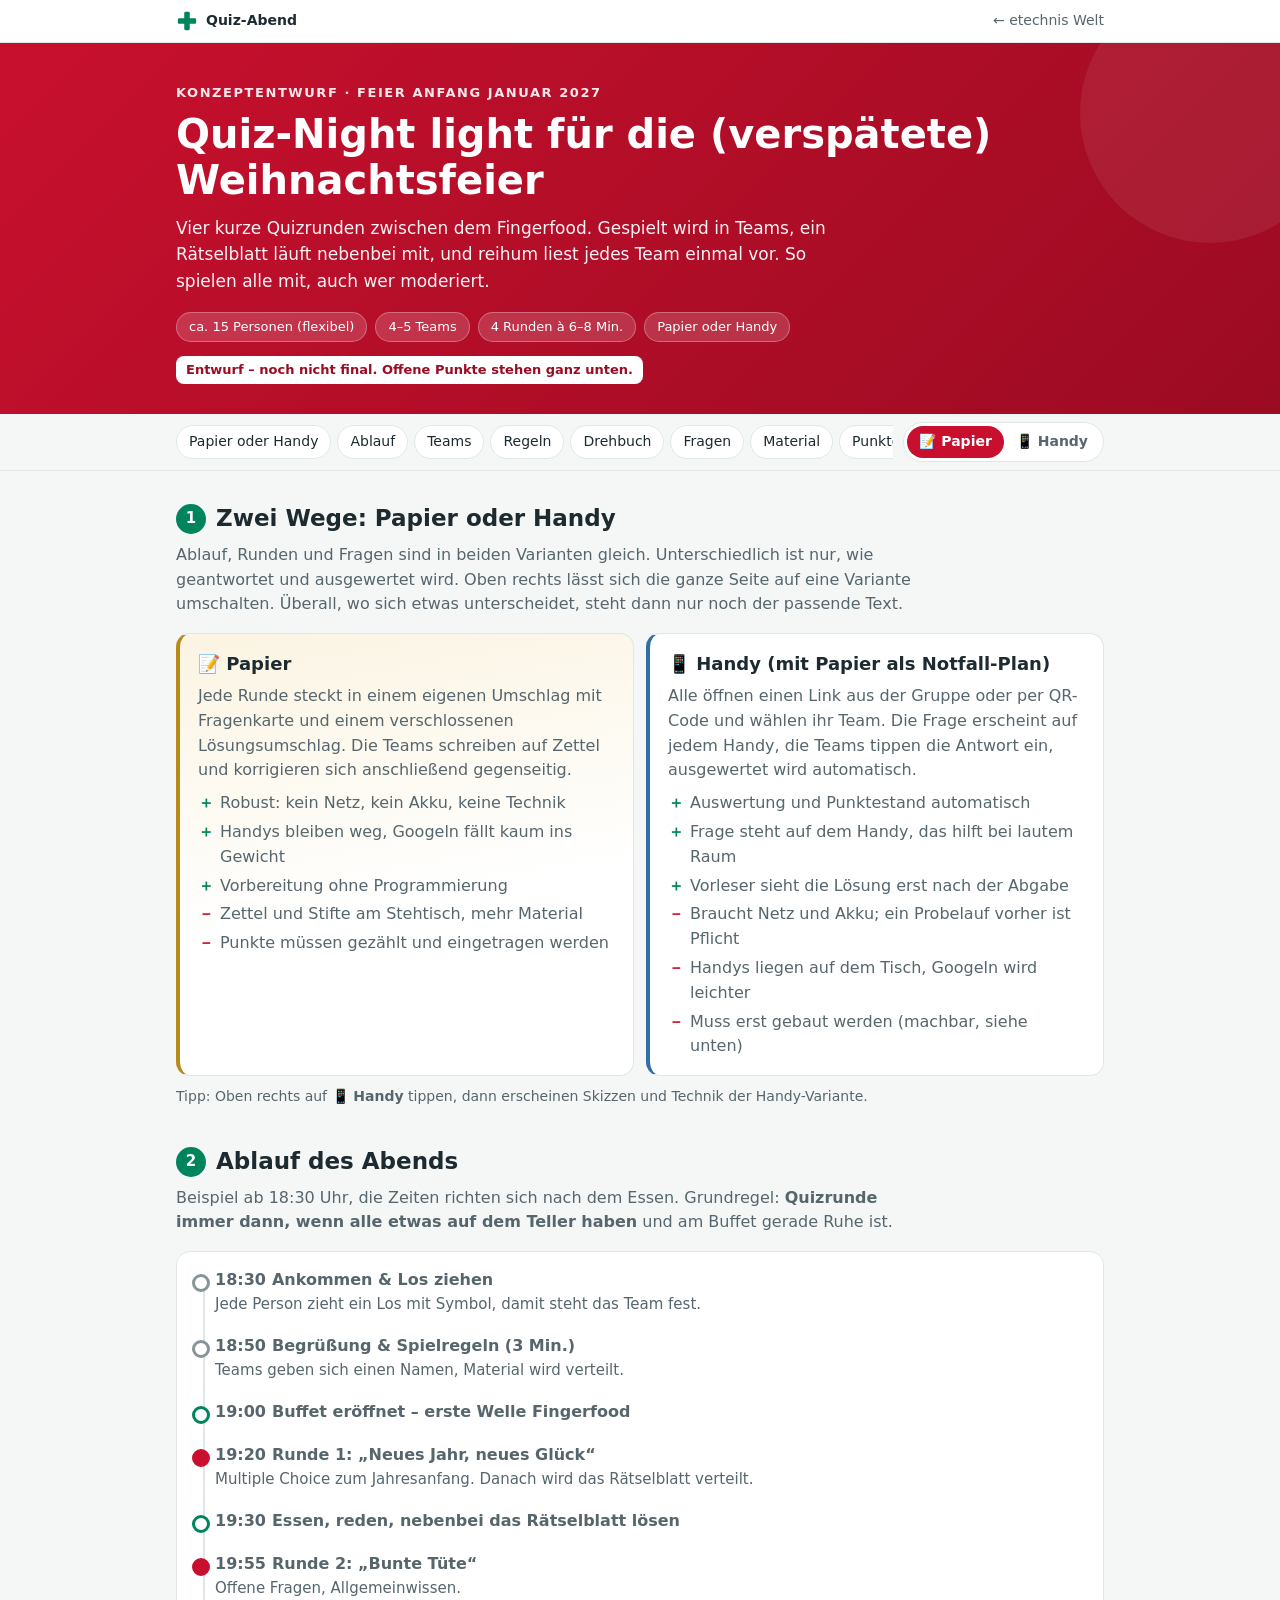
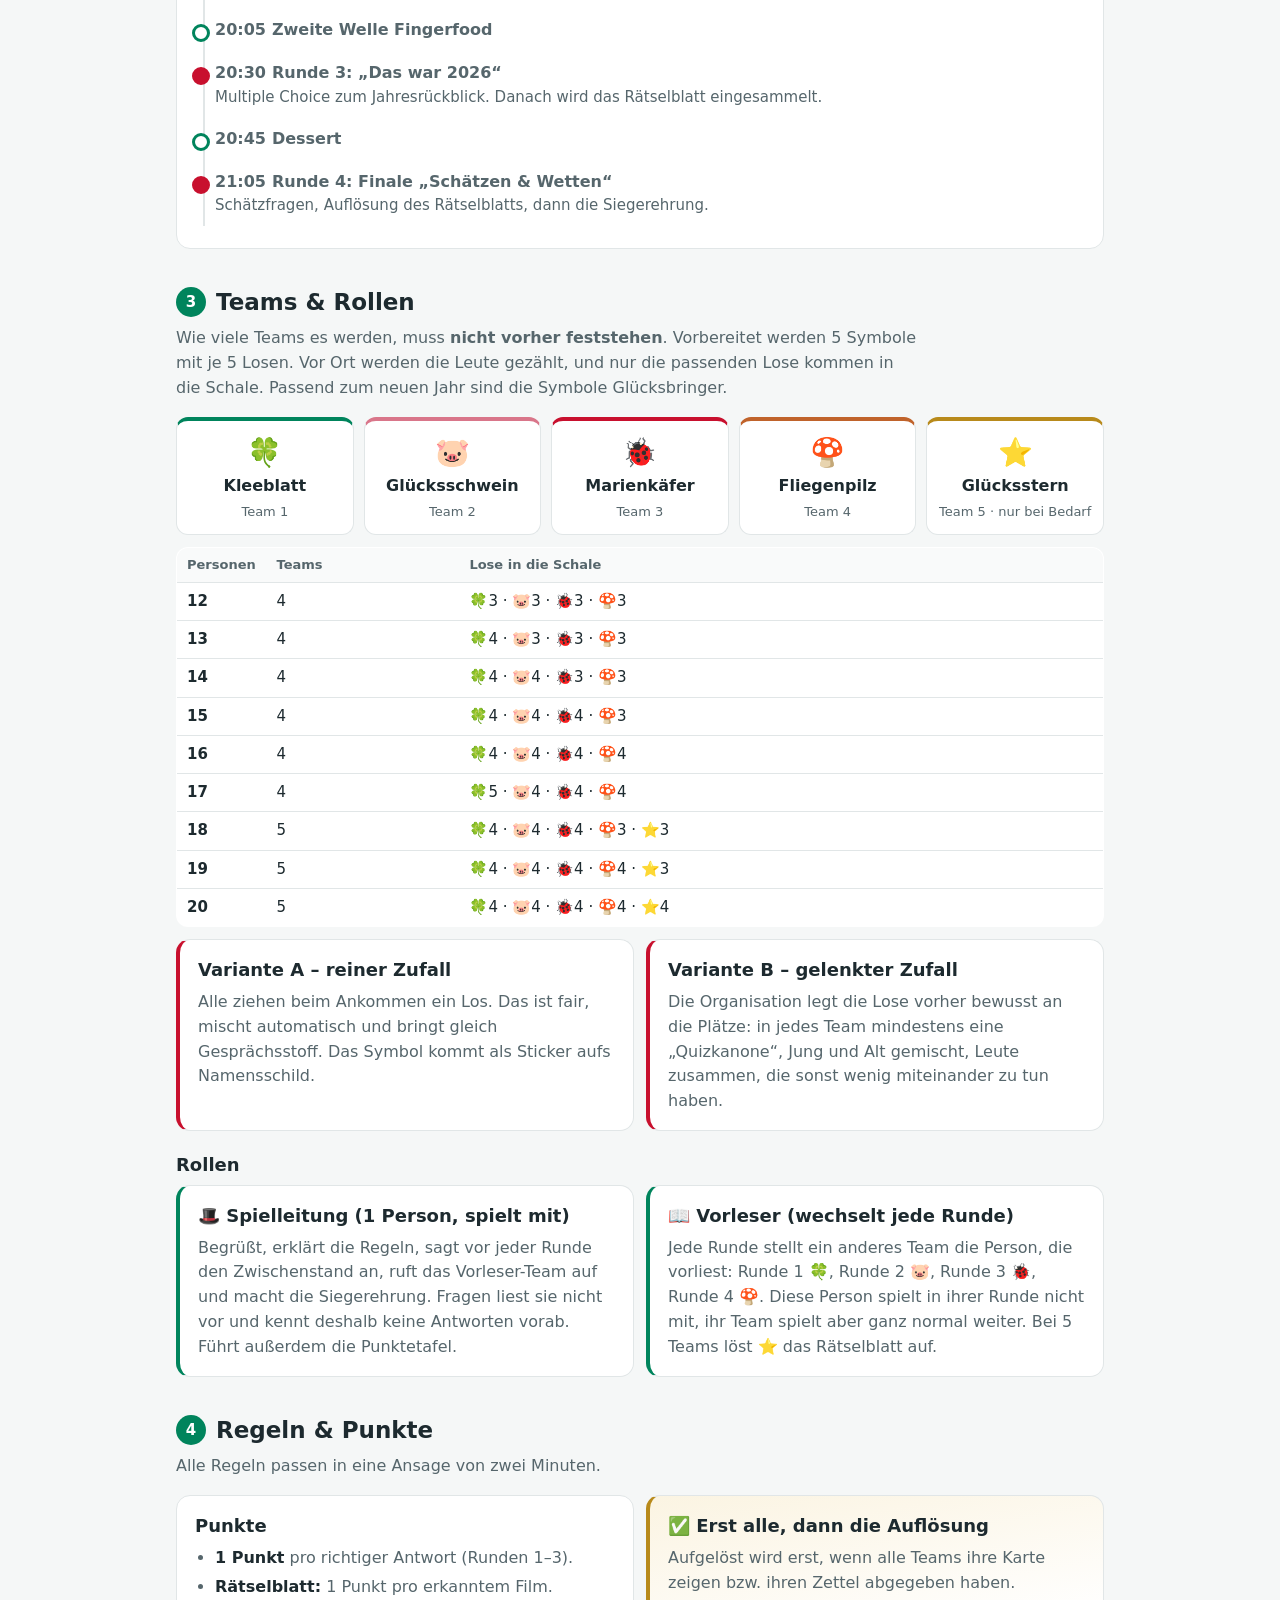
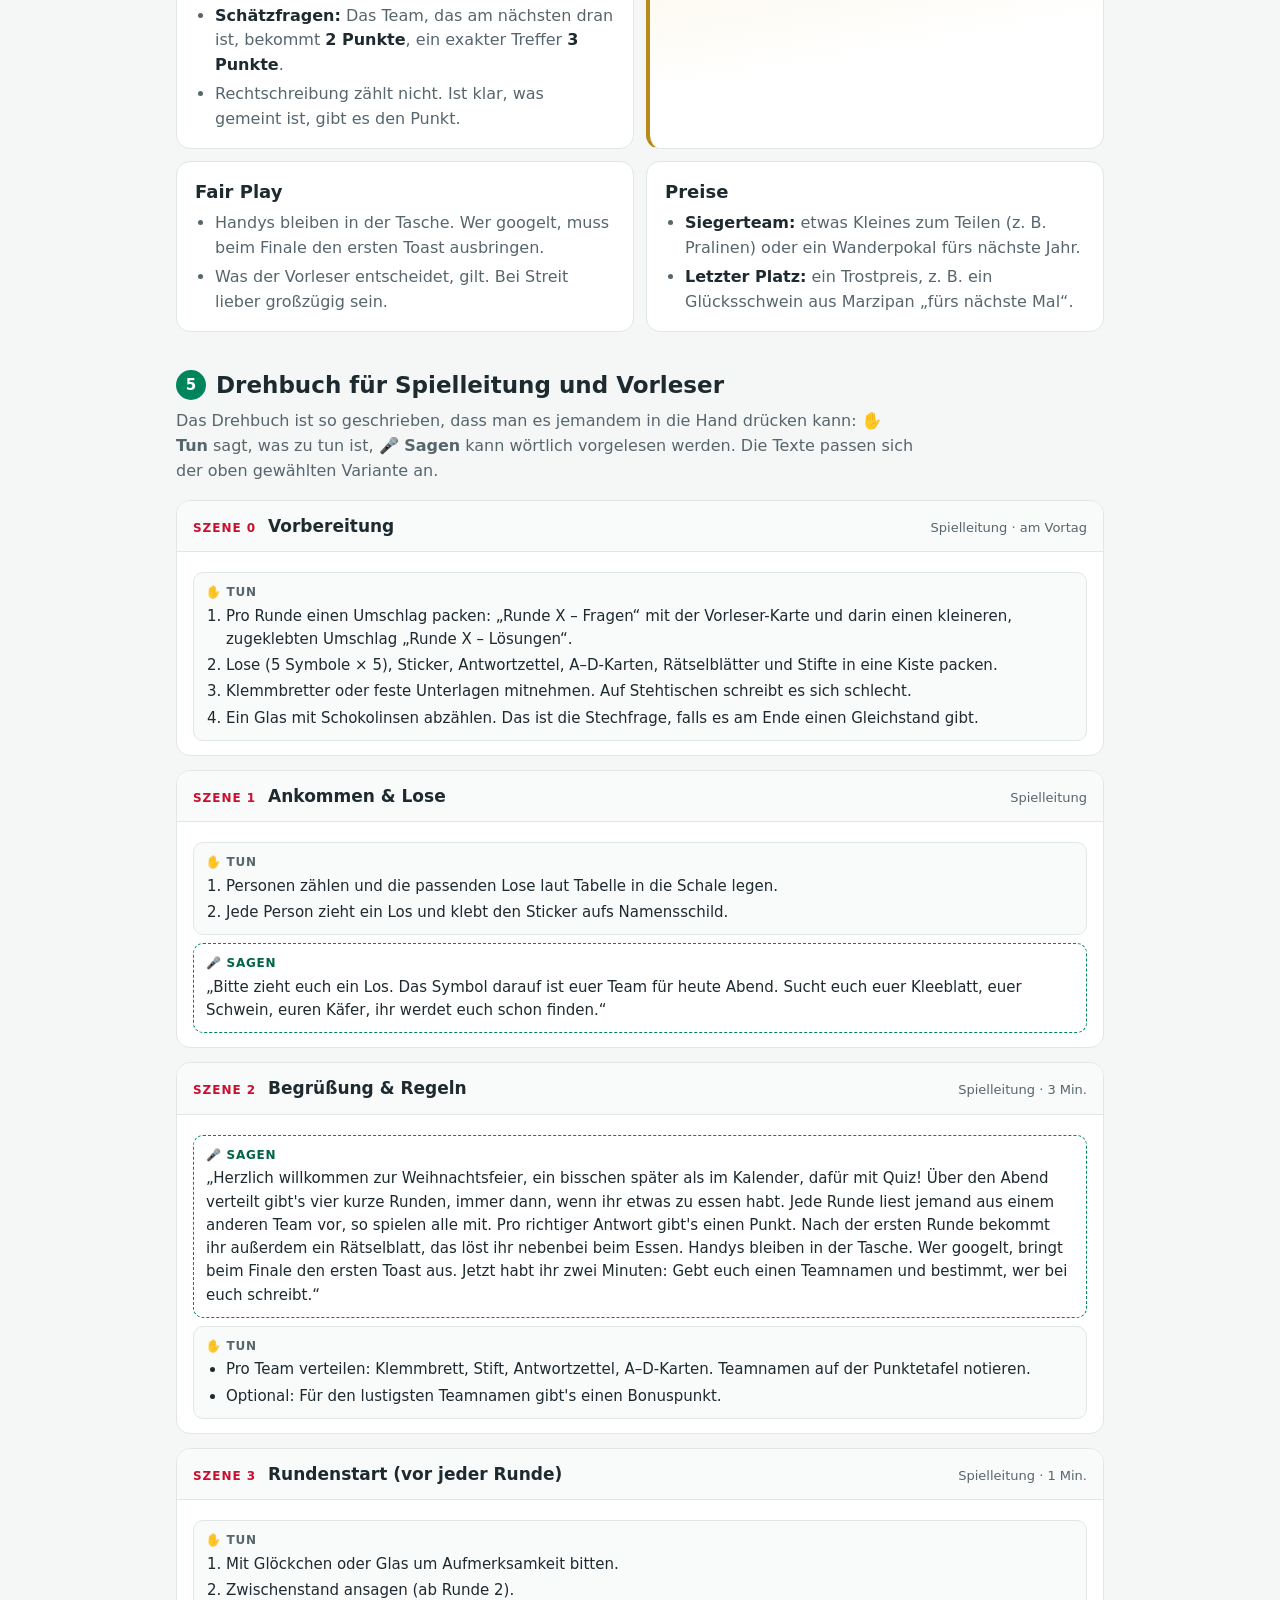
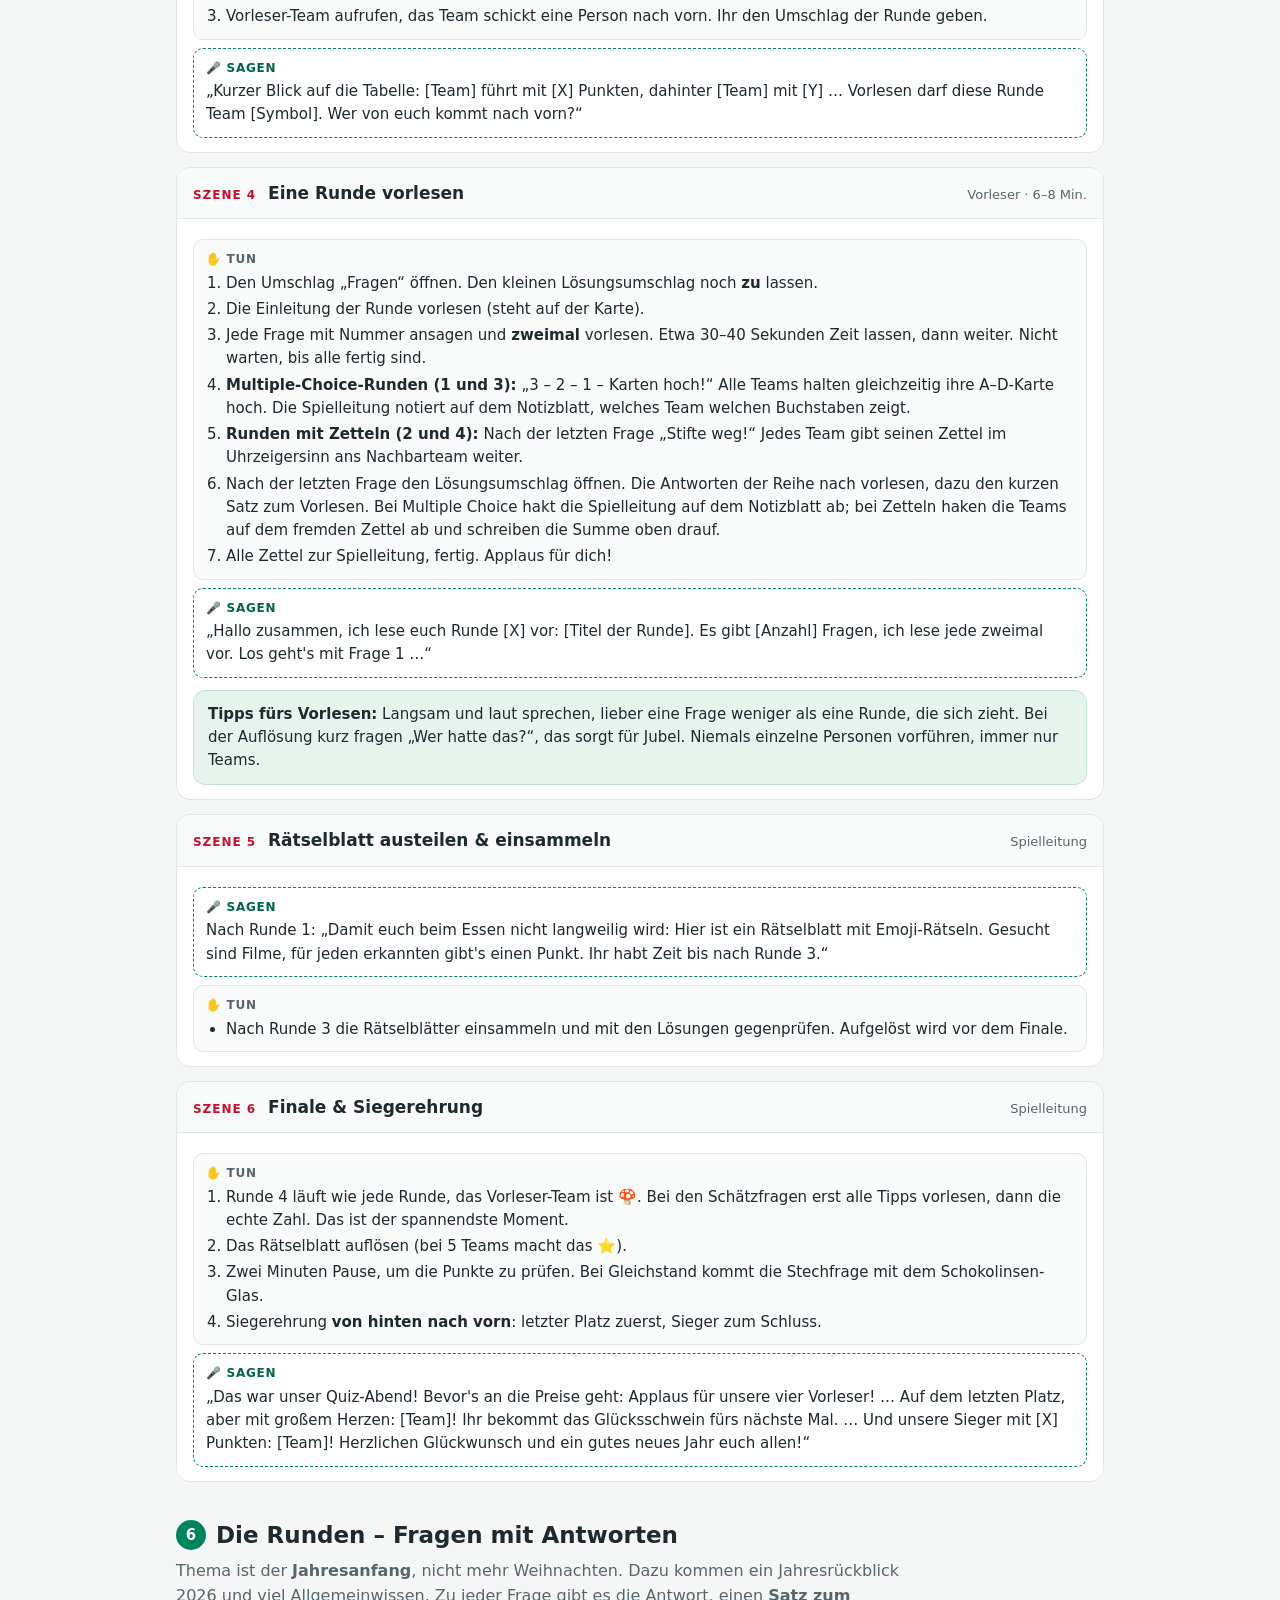
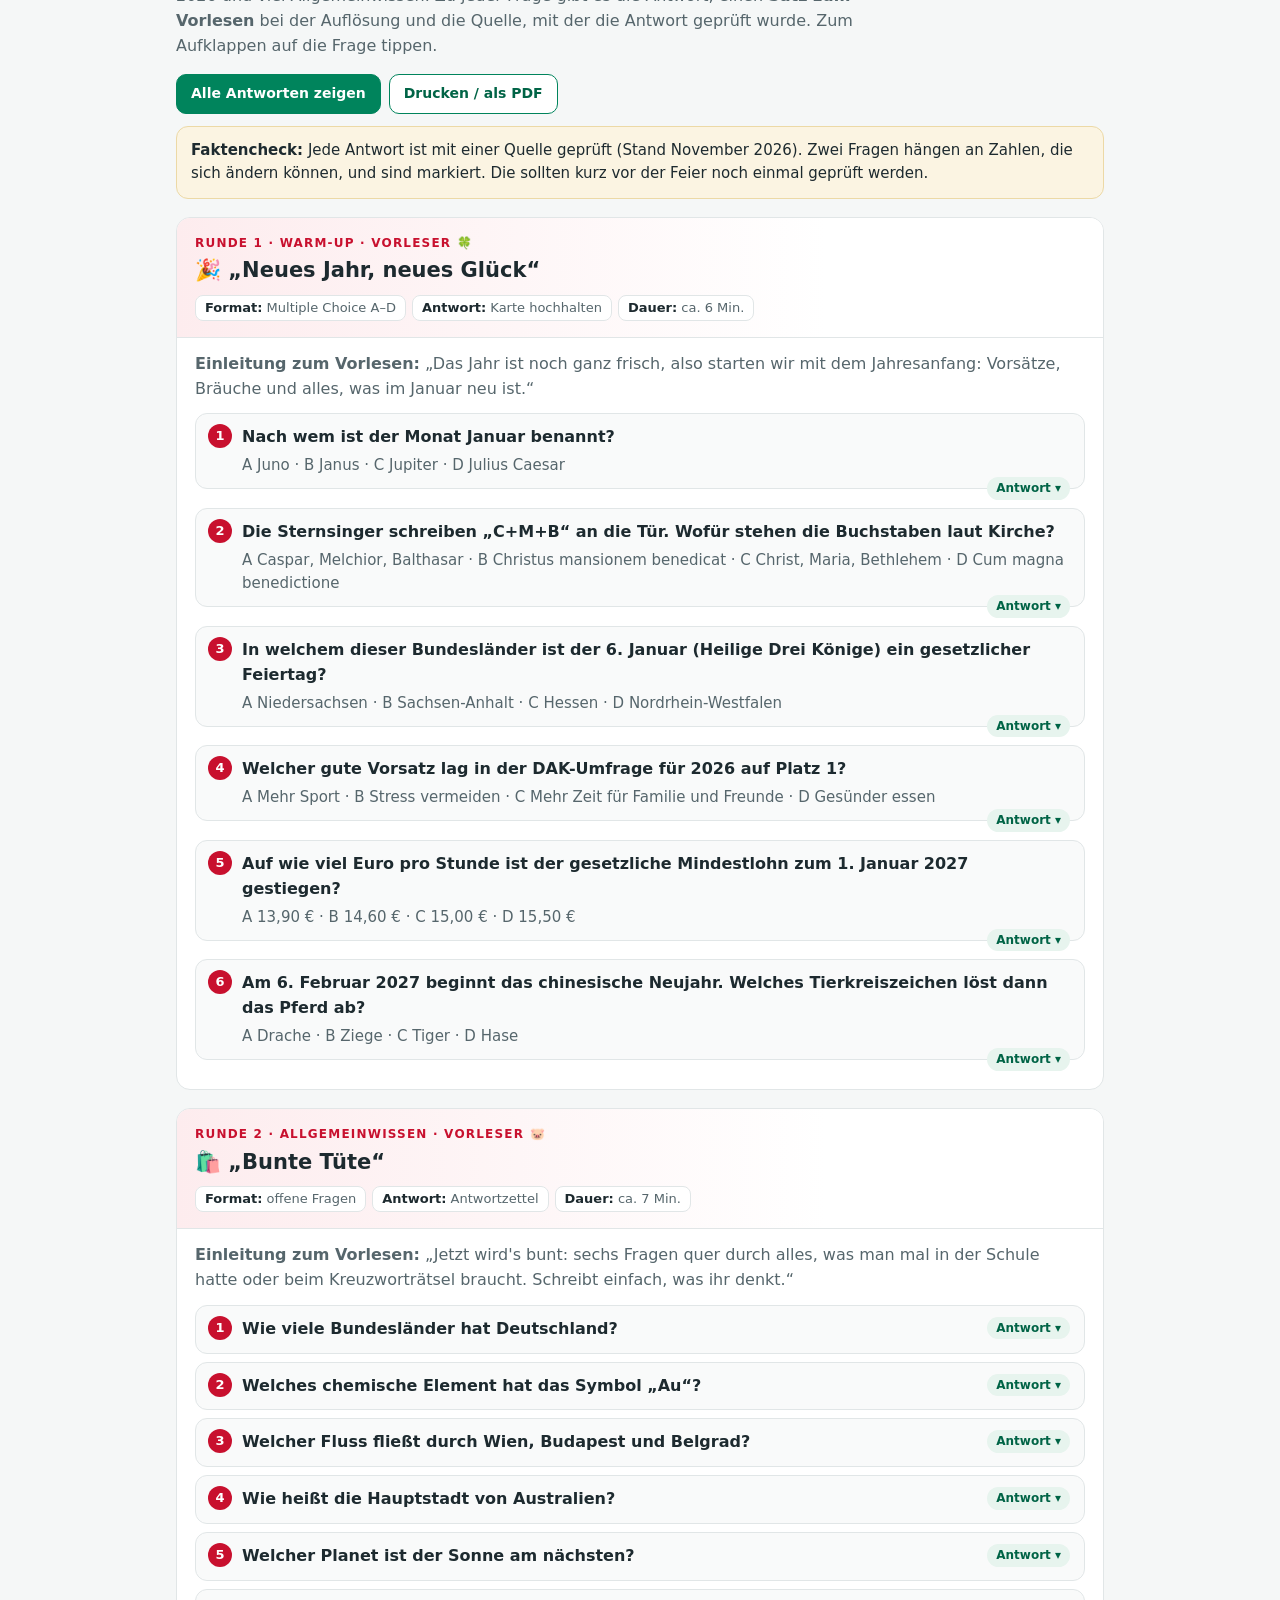
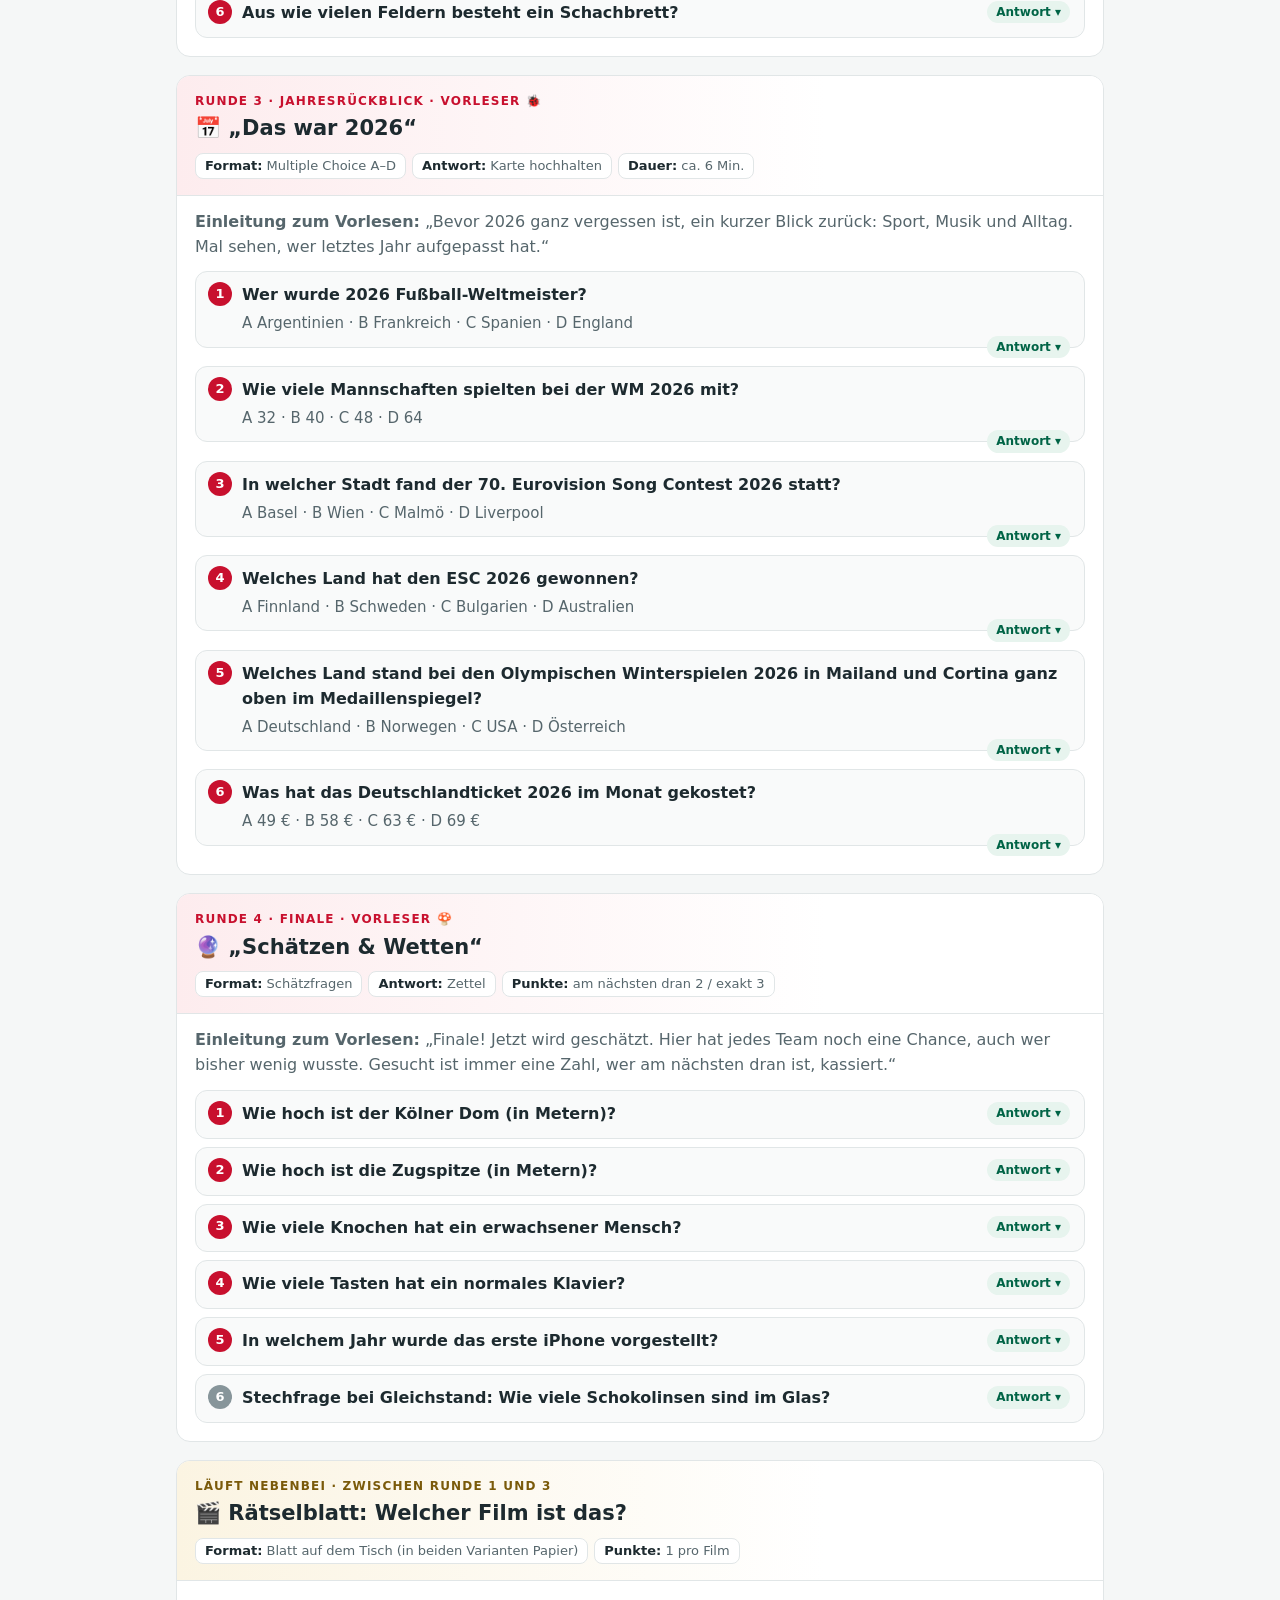
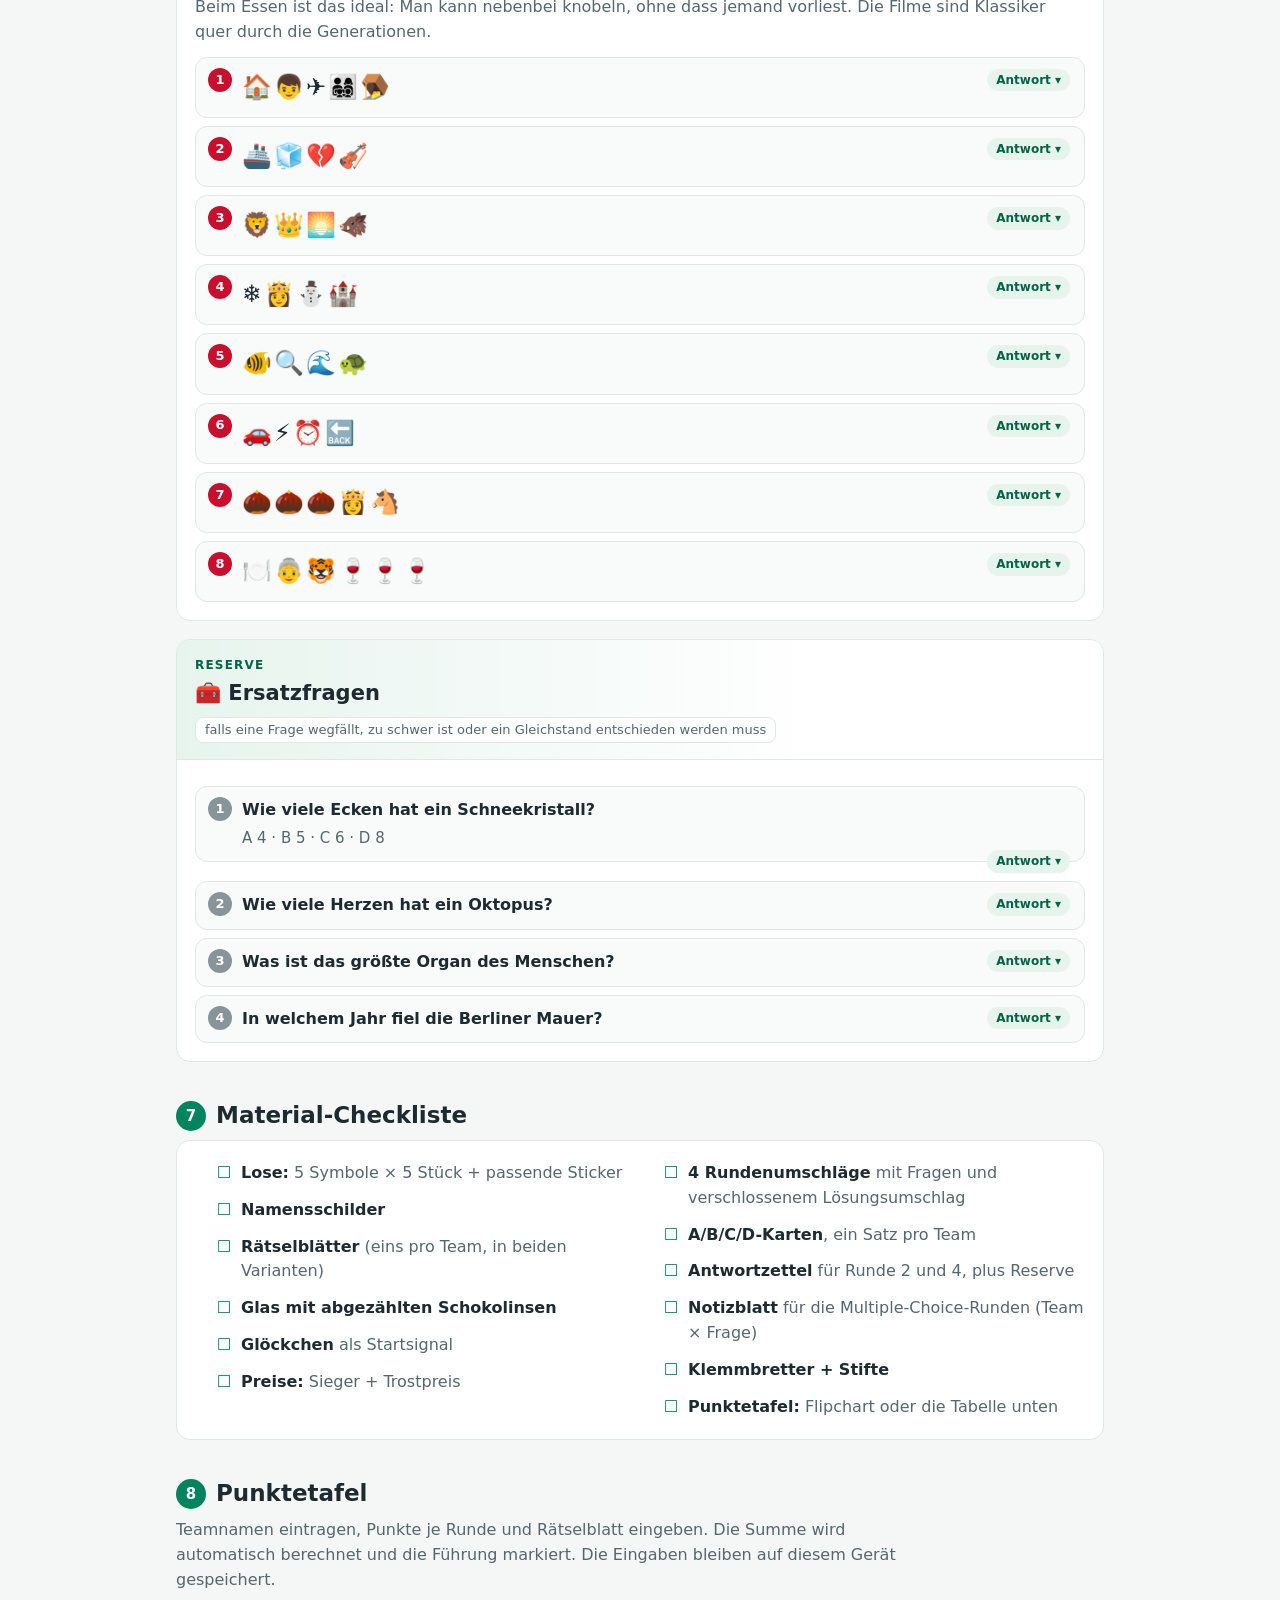
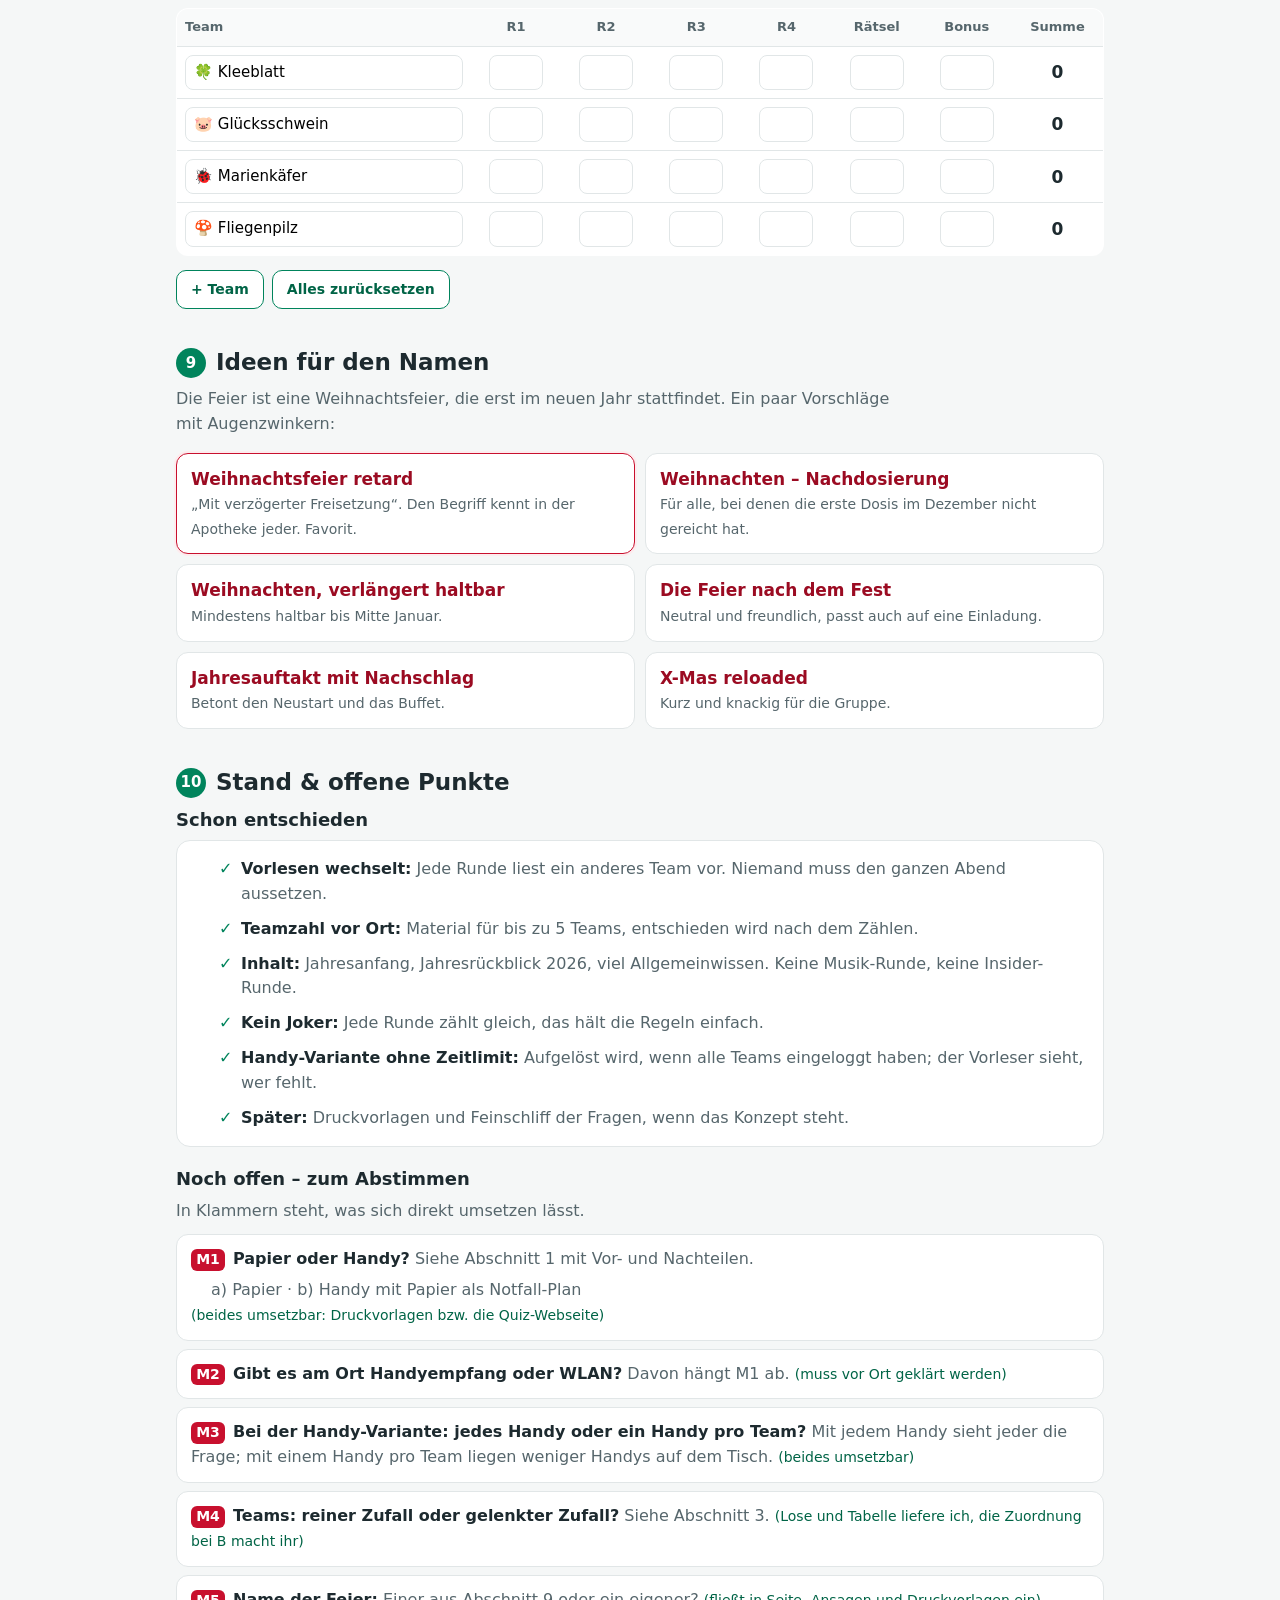
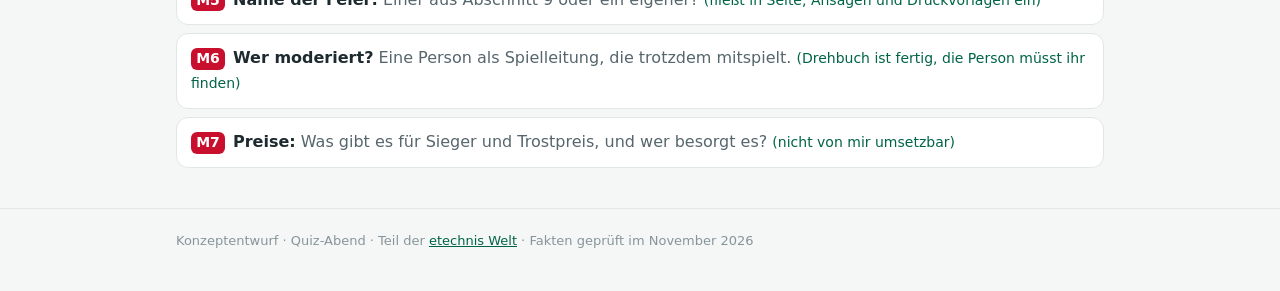
<file: weihnachtsquiz.html>
<!DOCTYPE html>
<html lang="de">
<head>
<meta charset="UTF-8">
<meta name="viewport" content="width=device-width, initial-scale=1.0">
<title>Quiz-Abend für die (verspätete) Weihnachtsfeier – Konzept</title>
<meta name="description" content="Konzeptentwurf: Quiz in vier kurzen Runden zwischen dem Fingerfood – auf Papier oder digital per Handy. Teams, Moderationsleitfaden, geprüfte Fragen mit Quellen.">
<meta property="og:title" content="Quiz-Abend für die (verspätete) Weihnachtsfeier">
<meta property="og:description" content="Vier kurze Quizrunden zwischen dem Fingerfood – Papier oder Handy, mit Drehbuch und geprüften Fragen.">
<meta property="og:type" content="website">
<meta name="theme-color" content="#c8102e">
<link rel="icon" href="icons/icon.svg" type="image/svg+xml">
<style>
:root{
  --red:#c8102e; --red-dark:#9b0b22; --red-weak:#fdecee;
  --green:#00845c; --green-dark:#006446; --green-weak:#e7f4ee;
  --gold:#b88a1b; --gold-weak:#fbf4e2;
  --blue:#2f6fa6; --blue-weak:#e9f1f8;
  --bg:#f5f7f7; --panel:#ffffff; --panel-2:#f9fafa; --line:#e1e6e7;
  --text:#1d2a2f; --muted:#56666c; --faint:#87959a;
  --r:14px;
  --font:"Segoe UI",system-ui,-apple-system,Arial,Helvetica,sans-serif;
}
*{margin:0;padding:0;box-sizing:border-box}
html{scroll-behavior:smooth;-webkit-text-size-adjust:100%}
body{font-family:var(--font);background:var(--bg);color:var(--text);line-height:1.55;font-size:16px}
a{color:var(--green-dark)}
.wrap{max-width:960px;margin:0 auto;padding:0 16px}

/* Kopf */
.topbar{background:var(--panel);border-bottom:1px solid var(--line)}
.topbar .wrap{display:flex;align-items:center;justify-content:space-between;gap:12px;padding-top:10px;padding-bottom:10px;font-size:14px}
.topbar a{color:var(--muted);text-decoration:none}
.brand{display:flex;align-items:center;gap:8px;font-weight:700;color:var(--text)}
.brand svg{width:22px;height:22px}
header.hero{background:linear-gradient(135deg,var(--red) 0%,var(--red-dark) 100%);color:#fff;padding:40px 0 30px;position:relative;overflow:hidden}
header.hero::after{content:"";position:absolute;right:-60px;top:-60px;width:260px;height:260px;border-radius:50%;background:rgba(255,255,255,.07)}
.kicker{font-size:13px;letter-spacing:.12em;text-transform:uppercase;font-weight:700;opacity:.9}
h1{font-size:clamp(27px,6vw,40px);line-height:1.15;margin:8px 0 12px;font-weight:700}
.lead{font-size:17px;max-width:690px;opacity:.95}
.meta{margin-top:18px;display:flex;flex-wrap:wrap;gap:8px}
.pill{font-size:13px;background:rgba(255,255,255,.16);border:1px solid rgba(255,255,255,.28);border-radius:999px;padding:4px 12px}
.draft{display:inline-block;margin-top:14px;font-size:13px;background:#fff;color:var(--red-dark);border-radius:8px;padding:4px 10px;font-weight:600}

/* Navigation + Umschalter */
.toc{position:sticky;top:0;z-index:5;background:rgba(245,247,247,.96);backdrop-filter:blur(6px);border-bottom:1px solid var(--line)}
.toc .wrap{display:flex;gap:10px;align-items:center;padding-top:8px;padding-bottom:8px}
.toc .links{display:flex;gap:6px;overflow-x:auto;scrollbar-width:none;flex:1}
.toc .links a{flex:none;font-size:14px;text-decoration:none;color:var(--text);background:var(--panel);border:1px solid var(--line);border-radius:999px;padding:5px 12px}
.mode{flex:none;display:flex;background:var(--panel);border:1px solid var(--line);border-radius:999px;padding:3px}
.mode button{font:inherit;font-size:14px;font-weight:600;border:0;background:transparent;color:var(--muted);border-radius:999px;padding:5px 12px;cursor:pointer}
body.m-paper .mode [data-mode=paper],body.m-digital .mode [data-mode=digital]{background:var(--red);color:#fff}
body.m-paper .d-only,body.m-digital .p-only{display:none!important}
.modehint{font-size:14px;color:var(--muted);margin-top:10px}
.modetag{display:inline-block;font-size:12px;font-weight:700;border-radius:6px;padding:1px 8px;margin-right:6px;vertical-align:middle}
.modetag.p{background:var(--gold-weak);color:#7a5a0a;border:1px solid #ecd9a6}
.modetag.d{background:var(--blue-weak);color:var(--blue);border:1px solid #c9dcee}

section{padding:30px 0 6px;scroll-margin-top:56px}
h2{font-size:23px;margin-bottom:6px;display:flex;align-items:center;gap:10px}
h2 .num{display:inline-grid;place-items:center;width:30px;height:30px;border-radius:50%;background:var(--green);color:#fff;font-size:15px;flex:none}
.sub{color:var(--muted);margin-bottom:16px;max-width:740px}
h3{font-size:18px;margin-bottom:6px}
p+p{margin-top:8px}

.grid{display:grid;gap:12px;grid-template-columns:1fr}
@media(min-width:700px){.grid.two{grid-template-columns:1fr 1fr}.grid.three{grid-template-columns:1fr 1fr 1fr}}
.card{background:var(--panel);border:1px solid var(--line);border-radius:var(--r);padding:16px 18px}
.card p,.card li{color:var(--muted)}
.card strong{color:var(--text)}
.card ul,.card ol{padding-left:20px}
.card li+li{margin-top:4px}
.card.green{border-left:4px solid var(--green)}
.card.red{border-left:4px solid var(--red)}
.card.blue{border-left:4px solid var(--blue)}
.card.gold{border-left:4px solid var(--gold);background:linear-gradient(170deg,var(--gold-weak),var(--panel) 60%)}
.ic{font-size:22px;line-height:1;margin-bottom:6px}
.pc{list-style:none;padding:0!important}
.pc li{padding-left:22px;position:relative}
.pc li.plus::before{content:"＋";position:absolute;left:0;color:var(--green);font-weight:700}
.pc li.minus::before{content:"－";position:absolute;left:0;color:var(--red);font-weight:700}

/* Hinweiskästen */
.note{border-radius:12px;padding:12px 14px;font-size:15px;margin-top:12px}
.note.mod{background:var(--green-weak);border:1px solid #bfe3d2}
.note.warn{background:var(--gold-weak);border:1px solid #ecd9a6}
.note.info{background:var(--blue-weak);border:1px solid #c9dcee}

/* Drehbuch */
.scene{background:var(--panel);border:1px solid var(--line);border-radius:var(--r);margin-top:14px;overflow:hidden}
.scene-head{display:flex;gap:12px;align-items:baseline;padding:12px 16px;background:var(--panel-2);border-bottom:1px solid var(--line)}
.scene-head .sn{font-size:12px;font-weight:700;letter-spacing:.08em;text-transform:uppercase;color:var(--red);flex:none}
.scene-head h3{margin:0;font-size:17px}
.scene-head .who{margin-left:auto;font-size:13px;color:var(--muted);flex:none}
.scene-body{padding:12px 16px 14px}
.do,.say{border-radius:10px;padding:10px 12px;font-size:15px;margin-top:8px}
.do{background:var(--panel-2);border:1px solid var(--line)}
.do::before{content:"✋ Tun";display:block;font-size:12px;font-weight:700;letter-spacing:.06em;text-transform:uppercase;color:var(--muted);margin-bottom:3px}
.do ol,.do ul{padding-left:20px;color:var(--text)}
.do li+li{margin-top:3px}
.say{background:#fff;border:1px dashed var(--green)}
.say::before{content:"🎤 Sagen";display:block;font-size:12px;font-weight:700;letter-spacing:.06em;text-transform:uppercase;color:var(--green-dark);margin-bottom:3px}

/* Ablauf */
.timeline{list-style:none;position:relative;padding-left:26px}
.timeline::before{content:"";position:absolute;left:8px;top:6px;bottom:6px;width:2px;background:var(--line)}
.timeline li{position:relative;padding:0 0 14px}
.timeline li::before{content:"";position:absolute;left:-23px;top:6px;width:12px;height:12px;border-radius:50%;background:var(--panel);border:3px solid var(--faint)}
.timeline li.q::before{border-color:var(--red);background:var(--red)}
.timeline li.food::before{border-color:var(--green)}
.timeline .t{font-weight:700;font-variant-numeric:tabular-nums;margin-right:6px}
.timeline .d{color:var(--muted);font-size:15px}

/* Teams */
.teams{display:grid;gap:10px;grid-template-columns:repeat(auto-fit,minmax(140px,1fr));margin-top:12px}
.team{background:var(--panel);border:1px solid var(--line);border-top:4px solid var(--c);border-radius:12px;padding:10px;text-align:center}
.team .sym{font-size:28px}
.team b{display:block}
.team span{font-size:13px;color:var(--muted)}
table.dist{width:100%;border-collapse:collapse;background:var(--panel);border:1px solid var(--line);border-radius:12px;overflow:hidden;font-size:15px;margin-top:12px}
table.dist th,table.dist td{padding:7px 10px;border-bottom:1px solid var(--line);text-align:left}
table.dist th{background:var(--panel-2);font-size:13px;color:var(--muted);font-weight:600}
table.dist td:first-child{font-weight:700;width:90px}

/* Runden */
.round{background:var(--panel);border:1px solid var(--line);border-radius:var(--r);margin-top:18px;overflow:hidden}
.round-head{padding:16px 18px;border-bottom:1px solid var(--line);background:linear-gradient(90deg,var(--red-weak),var(--panel) 70%)}
.round-head .rn{font-size:12px;font-weight:700;letter-spacing:.1em;text-transform:uppercase;color:var(--red)}
.round-head h3{font-size:21px;margin:2px 0 8px}
.tags{display:flex;flex-wrap:wrap;gap:6px}
.tag{font-size:13px;background:var(--panel);border:1px solid var(--line);border-radius:8px;padding:2px 9px;color:var(--muted)}
.tag b{color:var(--text);font-weight:600}
.round-body{padding:14px 18px 18px}
.round-body > p{color:var(--muted)}
.qlist{list-style:none;counter-reset:q;margin-top:12px;display:grid;gap:8px}
.qlist > li{counter-increment:q}
details.q{background:var(--panel-2);border:1px solid var(--line);border-radius:12px}
details.q summary{list-style:none;cursor:pointer;padding:11px 14px 11px 46px;position:relative;font-weight:600}
details.q summary::-webkit-details-marker{display:none}
details.q summary::before{content:counter(q);position:absolute;left:12px;top:10px;width:24px;height:24px;border-radius:50%;background:var(--red);color:#fff;font-size:13px;display:grid;place-items:center}
details.q summary::after{content:"Antwort ▾";float:right;margin-left:10px;font-size:12px;font-weight:600;color:var(--green-dark);background:var(--green-weak);border-radius:999px;padding:2px 9px}
details.q[open] summary::after{content:"Antwort ▴"}
.opts{display:block;font-weight:400;color:var(--muted);font-size:15px;margin-top:4px}
.ans{padding:0 14px 12px 46px;font-size:15px;color:var(--muted)}
.ans b.a{display:inline-block;color:var(--green-dark);background:var(--green-weak);border-radius:6px;padding:1px 8px;margin-bottom:4px}
.ans .src{display:block;margin-top:6px;font-size:13px}
.ans .src::before{content:"✔ geprüft · Quelle: ";color:var(--green-dark);font-weight:600}
.ans .src.basic::before{content:"✔ Grundwissen";}
.emoji{font-size:24px;letter-spacing:.08em}
.reserve summary::before{background:var(--faint)!important}

.btnrow{display:flex;flex-wrap:wrap;gap:8px;margin-top:14px}
.btn{font:inherit;font-size:14px;font-weight:600;cursor:pointer;border-radius:10px;padding:8px 14px;border:1px solid var(--green);background:var(--panel);color:var(--green-dark)}
.btn.primary{background:var(--green);color:#fff}

/* Handy-Skizzen */
.phones{display:flex;gap:14px;overflow-x:auto;padding:6px 2px 10px;scrollbar-width:thin}
.phone{flex:none;width:200px;border:8px solid #22292d;border-radius:26px;background:#fff;box-shadow:0 6px 18px rgba(0,0,0,.08);overflow:hidden}
.phone .scr{height:330px;display:flex;flex-direction:column;font-size:12px}
.phone .bar{background:var(--red);color:#fff;font-weight:700;padding:8px 10px;font-size:12px;display:flex;justify-content:space-between}
.phone .body{padding:10px;flex:1;display:flex;flex-direction:column;gap:7px}
.phone .q{font-weight:700;font-size:13px;line-height:1.3}
.phone .opt{border:1px solid var(--line);border-radius:8px;padding:6px 8px}
.phone .opt.sel{border-color:var(--green);background:var(--green-weak);font-weight:700}
.phone .opt.ok{border-color:var(--green);background:var(--green);color:#fff;font-weight:700}
.phone .small{color:var(--muted);font-size:11px}
.phone .big{font-size:22px;text-align:center}
.phone .cta{margin-top:auto;background:var(--green);color:#fff;border-radius:8px;text-align:center;padding:7px;font-weight:700}
.phone .cta.red{background:var(--red)}
.phone .row{display:flex;justify-content:space-between;border-bottom:1px solid var(--line);padding:4px 0}
.phone-cap{width:200px;font-size:13px;color:var(--muted);text-align:center;margin-top:6px}
.phonewrap{flex:none}

/* Punktetafel */
.board-wrap{overflow-x:auto;margin-top:10px}
table.board{width:100%;border-collapse:collapse;background:var(--panel);border:1px solid var(--line);border-radius:12px;overflow:hidden;font-size:15px;min-width:600px}
table.board th,table.board td{padding:8px;border-bottom:1px solid var(--line);text-align:center}
table.board th{background:var(--panel-2);font-size:13px;color:var(--muted);font-weight:600}
table.board td:first-child,table.board th:first-child{text-align:left}
table.board input[type=text]{width:100%;min-width:110px;font:inherit;border:1px solid var(--line);border-radius:8px;padding:5px 8px}
table.board input[type=number]{width:54px;font:inherit;text-align:center;border:1px solid var(--line);border-radius:8px;padding:5px 4px}
table.board select{font:inherit;border:1px solid var(--line);border-radius:8px;padding:4px}
table.board td.sum{font-weight:700;font-size:17px}
table.board tr.lead td.sum{color:var(--red)}
table.board tr.lead td:first-child::before{content:"⭐ "}

/* Entscheidungen */
.dec{list-style:none;display:grid;gap:8px}
.dec li{background:var(--panel);border:1px solid var(--line);border-radius:12px;padding:12px 14px;color:var(--muted)}
.dec li b.k{display:inline-block;min-width:34px;color:#fff;background:var(--red);border-radius:6px;text-align:center;margin-right:8px;font-size:14px}
.dec li strong{color:var(--text)}
.dec li em{font-style:normal;color:var(--green-dark);font-size:14px}
.dec li .opt-list{margin:6px 0 0 20px}
.done{list-style:none;display:grid;gap:6px}
.done li{padding-left:26px;position:relative;color:var(--muted)}
.done li::before{content:"✓";position:absolute;left:4px;color:var(--green);font-weight:700}
.done li strong{color:var(--text)}

.names{display:grid;gap:10px;grid-template-columns:1fr}
@media(min-width:700px){.names{grid-template-columns:1fr 1fr}}
.name{background:var(--panel);border:1px solid var(--line);border-radius:12px;padding:12px 14px}
.name b{display:block;font-size:17px;color:var(--red-dark)}
.name span{font-size:14px;color:var(--muted)}
.name.fav{border-color:var(--red);box-shadow:0 0 0 2px var(--red-weak)}

.check{list-style:none;columns:1;column-gap:24px}
@media(min-width:700px){.check{columns:2}}
.check li{break-inside:avoid;padding:4px 0 4px 26px;position:relative;color:var(--muted)}
.check li::before{content:"☐";position:absolute;left:2px;color:var(--green)}
.check li strong{color:var(--text)}

footer{border-top:1px solid var(--line);margin-top:34px;padding:22px 0 40px;color:var(--faint);font-size:13px}

@media print{
  body{background:#fff;font-size:11.5pt}
  .toc,.topbar,.btnrow,.board-wrap,.noprint{display:none!important}
  header.hero{background:#fff;color:#000;padding:0 0 10px;border-bottom:3px solid var(--red)}
  .pill,.draft{border:1px solid #999;background:#fff;color:#000}
  .round,.card,details.q,.scene{break-inside:avoid}
  details.q summary::after{display:none}
  section{padding-top:14px}
}
</style>
</head>
<body class="m-paper">

<div class="topbar"><div class="wrap">
  <span class="brand"><svg viewBox="0 0 24 24" aria-hidden="true"><rect x="9" y="2" width="6" height="20" rx="1.5" fill="#00845c"/><rect x="2" y="9" width="20" height="6" rx="1.5" fill="#00845c"/></svg>Quiz-Abend</span>
  <a href="index.html">← etechnis Welt</a>
</div></div>

<header class="hero">
  <div class="wrap">
    <div class="kicker">Konzeptentwurf · Feier Anfang Januar 2027</div>
    <h1>Quiz-Night light für die (verspätete) Weihnachtsfeier</h1>
    <p class="lead">Vier kurze Quizrunden zwischen dem Fingerfood. Gespielt wird in Teams, ein Rätselblatt läuft nebenbei mit, und reihum liest jedes Team einmal vor. So spielen alle mit, auch wer moderiert.</p>
    <div class="meta">
      <span class="pill">ca. 15 Personen (flexibel)</span>
      <span class="pill">4–5 Teams</span>
      <span class="pill">4 Runden à 6–8 Min.</span>
      <span class="pill">Papier oder Handy</span>
    </div>
    <span class="draft">Entwurf – noch nicht final. Offene Punkte stehen ganz unten.</span>
  </div>
</header>

<nav class="toc" aria-label="Inhalt"><div class="wrap">
  <div class="links">
    <a href="#varianten">Papier oder Handy</a>
    <a href="#ablauf">Ablauf</a>
    <a href="#teams">Teams</a>
    <a href="#regeln">Regeln</a>
    <a href="#drehbuch">Drehbuch</a>
    <a href="#runden">Fragen</a>
    <a href="#material">Material</a>
    <a href="#punkte">Punktetafel</a>
    <a href="#namen">Name</a>
    <a href="#offen">Offene Punkte</a>
  </div>
  <div class="mode" role="group" aria-label="Variante">
    <button type="button" data-mode="paper">📝 Papier</button>
    <button type="button" data-mode="digital">📱 Handy</button>
  </div>
</div></nav>

<main class="wrap">

<!-- 1 VARIANTEN -->
<section id="varianten">
  <h2><span class="num">1</span>Zwei Wege: Papier oder Handy</h2>
  <p class="sub">Ablauf, Runden und Fragen sind in beiden Varianten gleich. Unterschiedlich ist nur, wie geantwortet und ausgewertet wird. Oben rechts lässt sich die ganze Seite auf eine Variante umschalten. Überall, wo sich etwas unterscheidet, steht dann nur noch der passende Text.</p>
  <div class="grid two">
    <div class="card gold">
      <h3>📝 Papier</h3>
      <p>Jede Runde steckt in einem eigenen Umschlag mit Fragenkarte und einem verschlossenen Lösungsumschlag. Die Teams schreiben auf Zettel und korrigieren sich anschließend gegenseitig.</p>
      <ul class="pc" style="margin-top:8px">
        <li class="plus">Robust: kein Netz, kein Akku, keine Technik</li>
        <li class="plus">Handys bleiben weg, Googeln fällt kaum ins Gewicht</li>
        <li class="plus">Vorbereitung ohne Programmierung</li>
        <li class="minus">Zettel und Stifte am Stehtisch, mehr Material</li>
        <li class="minus">Punkte müssen gezählt und eingetragen werden</li>
      </ul>
    </div>
    <div class="card blue">
      <h3>📱 Handy (mit Papier als Notfall-Plan)</h3>
      <p>Alle öffnen einen Link aus der Gruppe oder per QR-Code und wählen ihr Team. Die Frage erscheint auf jedem Handy, die Teams tippen die Antwort ein, ausgewertet wird automatisch.</p>
      <ul class="pc" style="margin-top:8px">
        <li class="plus">Auswertung und Punktestand automatisch</li>
        <li class="plus">Frage steht auf dem Handy, das hilft bei lautem Raum</li>
        <li class="plus">Vorleser sieht die Lösung erst nach der Abgabe</li>
        <li class="minus">Braucht Netz und Akku; ein Probelauf vorher ist Pflicht</li>
        <li class="minus">Handys liegen auf dem Tisch, Googeln wird leichter</li>
        <li class="minus">Muss erst gebaut werden (machbar, siehe unten)</li>
      </ul>
    </div>
  </div>

  <div class="d-only">
    <h3 style="margin-top:22px">So sähe die Handy-Variante aus</h3>
    <p class="sub" style="margin-bottom:8px">Skizze, noch kein fertiges Design. Eine Webseite auf einem PHP-Webspace, keine App zum Installieren, keine Anmeldung mit Passwort.</p>
    <div class="phones">
      <div class="phonewrap"><div class="phone"><div class="scr">
        <div class="bar"><span>Quiz-Abend</span><span>Start</span></div>
        <div class="body">
          <div class="q">Welches Symbol steht auf deinem Los?</div>
          <div class="opt">🍀 Kleeblatt</div><div class="opt sel">🐷 Glücksschwein</div><div class="opt">🐞 Marienkäfer</div><div class="opt">🍄 Fliegenpilz</div>
          <div class="cta">Team beitreten</div>
        </div></div></div><div class="phone-cap">1 · Link öffnen, Team wählen</div></div>
      <div class="phonewrap"><div class="phone"><div class="scr">
        <div class="bar"><span>Runde 1 · Frage 2</span><span>🐷</span></div>
        <div class="body">
          <div class="q">Nach wem ist der Januar benannt?</div>
          <div class="opt">A · Juno</div><div class="opt sel">B · Janus</div><div class="opt">C · Jupiter</div><div class="opt">D · Julius Caesar</div>
          <div class="small">Team-Auswahl: B · bis zum Einloggen änderbar</div>
          <div class="cta">Antwort einloggen</div>
        </div></div></div><div class="phone-cap">2 · Antwort wählen &amp; einloggen</div></div>
      <div class="phonewrap"><div class="phone"><div class="scr">
        <div class="bar" style="background:var(--green)"><span>Vorleser · Frage 2</span><span>3/4</span></div>
        <div class="body">
          <div class="q">Eingeloggt:</div>
          <div class="row"><span>🍀 Kleeblatt</span><b style="color:var(--green)">✓</b></div>
          <div class="row"><span>🐷 Glücksschwein</span><b style="color:var(--green)">✓</b></div>
          <div class="row"><span>🐞 Marienkäfer</span><b style="color:var(--green)">✓</b></div>
          <div class="row"><span>🍄 Fliegenpilz</span><b style="color:var(--red)">fehlt</b></div>
          <div class="small">Tipp: Team Fliegenpilz direkt ansprechen.</div>
          <div class="cta" style="background:#c9d1d4">Auflösen (wenn alle drin)</div>
        </div></div></div><div class="phone-cap">3 · Vorleser sieht, wer fehlt</div></div>
      <div class="phonewrap"><div class="phone"><div class="scr">
        <div class="bar" style="background:var(--green)"><span>Vorleser · Frage 2</span><span>4/4 ✓</span></div>
        <div class="body">
          <div class="q">Lösung: B · Janus</div>
          <div class="small">Zum Vorlesen: Der römische Gott mit zwei Gesichtern – eins schaut zurück, eins nach vorn. Passt zum Jahresanfang.</div>
          <div class="row"><span>🍀 B</span><b style="color:var(--green)">+1</b></div>
          <div class="row"><span>🐷 B</span><b style="color:var(--green)">+1</b></div>
          <div class="row"><span>🐞 A</span><b>0</b></div>
          <div class="row"><span>🍄 B</span><b style="color:var(--green)">+1</b></div>
          <div class="cta">Nächste Frage</div>
        </div></div></div><div class="phone-cap">4 · Auflösung &amp; Punkte</div></div>
      <div class="phonewrap"><div class="phone"><div class="scr">
        <div class="bar"><span>Zwischenstand</span><span>nach R1</span></div>
        <div class="body">
          <div class="big">🏆</div>
          <div class="row"><span>🐷 Glücksschwein</span><b>6</b></div>
          <div class="row"><span>🍀 Kleeblatt</span><b>5</b></div>
          <div class="row"><span>🍄 Fliegenpilz</span><b>5</b></div>
          <div class="row"><span>🐞 Marienkäfer</span><b>3</b></div>
          <div class="small" style="margin-top:auto">Erscheint erst, wenn die Spielleitung ihn freigibt.</div>
        </div></div></div><div class="phone-cap">5 · Zwischenstand</div></div>
    </div>
    <div class="grid two" style="margin-top:10px">
      <div class="card">
        <h3>Wie es technisch funktioniert</h3>
        <ul>
          <li>Eine Webseite in PHP, die Daten liegen in einer kleinen Datei auf dem Webspace (SQLite oder JSON). Eine Datenbank muss niemand einrichten.</li>
          <li>Die Handys fragen alle 1–2 Sekunden nach dem aktuellen Stand. Das läuft auf jedem normalen Webspace.</li>
          <li>Jedes Teammitglied sieht die Frage. Das Team wählt gemeinsam eine Antwort und <strong>loggt sie ein</strong>; danach ist sie fest. Es gibt <strong>kein Zeitlimit</strong>.</li>
          <li>Der Vorleser sieht live, welche Teams schon eingeloggt haben, und kann die fehlenden direkt ansprechen. „Auflösen“ geht erst, wenn alle drin sind. Nur für den Notfall (Akku leer) gibt es „Ohne dieses Team auflösen“ mit Rückfrage.</li>
          <li>Multiple Choice und Schätzfragen wertet die Seite allein aus. Bei offenen Antworten macht sie einen Vorschlag, der Vorleser bestätigt mit ✓ oder ✗. So ist „Gold“ und „gold“ egal.</li>
          <li>Gespeichert werden nur Teamnamen und Antworten, nach dem Abend wird alles gelöscht.</li>
        </ul>
      </div>
      <div class="card">
        <h3>Aufwand und Risiken</h3>
        <ul>
          <li><strong>Bauen:</strong> etwa ein bis zwei Arbeitssitzungen, danach hochladen auf den Webspace.</li>
          <li><strong>Probelauf:</strong> eine Woche vorher mit vier Handys einmal komplett durchspielen.</li>
          <li><strong>Vor Ort:</strong> Handyempfang oder Gäste-WLAN muss da sein; eine Powerbank für die Spielleitung.</li>
          <li><strong>Notfall:</strong> Das Papier-Set liegt komplett ausgedruckt bereit. Fällt die Technik aus, geht es auf Papier weiter, ohne dass jemand umdenken muss.</li>
        </ul>
      </div>
    </div>
  </div>
  <p class="modehint p-only">Tipp: Oben rechts auf <strong>📱 Handy</strong> tippen, dann erscheinen Skizzen und Technik der Handy-Variante.</p>
</section>

<!-- 2 ABLAUF -->
<section id="ablauf">
  <h2><span class="num">2</span>Ablauf des Abends</h2>
  <p class="sub">Beispiel ab 18:30 Uhr, die Zeiten richten sich nach dem Essen. Grundregel: <strong>Quizrunde immer dann, wenn alle etwas auf dem Teller haben</strong> und am Buffet gerade Ruhe ist.</p>
  <div class="card">
    <ol class="timeline">
      <li><span class="t">18:30</span><b>Ankommen &amp; Los ziehen</b><div class="d">Jede Person zieht ein Los mit Symbol, damit steht das Team fest. <span class="d-only">Gleich danach Link öffnen und Team wählen.</span></div></li>
      <li><span class="t">18:50</span><b>Begrüßung &amp; Spielregeln (3 Min.)</b><div class="d">Teams geben sich einen Namen<span class="p-only">, Material wird verteilt</span>.</div></li>
      <li class="food"><span class="t">19:00</span><b>Buffet eröffnet – erste Welle Fingerfood</b></li>
      <li class="q"><span class="t">19:20</span><b>Runde 1: „Neues Jahr, neues Glück“</b><div class="d">Multiple Choice zum Jahresanfang. Danach wird das Rätselblatt verteilt.</div></li>
      <li class="food"><span class="t">19:30</span><b>Essen, reden, nebenbei das Rätselblatt lösen</b></li>
      <li class="q"><span class="t">19:55</span><b>Runde 2: „Bunte Tüte“</b><div class="d">Offene Fragen, Allgemeinwissen.</div></li>
      <li class="food"><span class="t">20:05</span><b>Zweite Welle Fingerfood</b></li>
      <li class="q"><span class="t">20:30</span><b>Runde 3: „Das war 2026“</b><div class="d">Multiple Choice zum Jahresrückblick. Danach wird das Rätselblatt eingesammelt.</div></li>
      <li class="food"><span class="t">20:45</span><b>Dessert</b></li>
      <li class="q"><span class="t">21:05</span><b>Runde 4: Finale „Schätzen &amp; Wetten“</b><div class="d">Schätzfragen, Auflösung des Rätselblatts, dann die Siegerehrung.</div></li>
    </ol>
  </div>
</section>

<!-- 3 TEAMS -->
<section id="teams">
  <h2><span class="num">3</span>Teams &amp; Rollen</h2>
  <p class="sub">Wie viele Teams es werden, muss <strong>nicht vorher feststehen</strong>. Vorbereitet werden 5 Symbole mit je 5 Losen. Vor Ort werden die Leute gezählt, und nur die passenden Lose kommen in die Schale. Passend zum neuen Jahr sind die Symbole Glücksbringer.</p>
  <div class="teams">
    <div class="team" style="--c:var(--green)"><div class="sym">🍀</div><b>Kleeblatt</b><span>Team 1</span></div>
    <div class="team" style="--c:#d9768a"><div class="sym">🐷</div><b>Glücksschwein</b><span>Team 2</span></div>
    <div class="team" style="--c:var(--red)"><div class="sym">🐞</div><b>Marienkäfer</b><span>Team 3</span></div>
    <div class="team" style="--c:#c0632b"><div class="sym">🍄</div><b>Fliegenpilz</b><span>Team 4</span></div>
    <div class="team" style="--c:var(--gold)"><div class="sym">⭐</div><b>Glücksstern</b><span>Team 5 · nur bei Bedarf</span></div>
  </div>
  <table class="dist">
    <thead><tr><th>Personen</th><th>Teams</th><th>Lose in die Schale</th></tr></thead>
    <tbody>
      <tr><td>12</td><td>4</td><td>🍀3 · 🐷3 · 🐞3 · 🍄3</td></tr>
      <tr><td>13</td><td>4</td><td>🍀4 · 🐷3 · 🐞3 · 🍄3</td></tr>
      <tr><td>14</td><td>4</td><td>🍀4 · 🐷4 · 🐞3 · 🍄3</td></tr>
      <tr><td>15</td><td>4</td><td>🍀4 · 🐷4 · 🐞4 · 🍄3</td></tr>
      <tr><td>16</td><td>4</td><td>🍀4 · 🐷4 · 🐞4 · 🍄4</td></tr>
      <tr><td>17</td><td>4</td><td>🍀5 · 🐷4 · 🐞4 · 🍄4</td></tr>
      <tr><td>18</td><td>5</td><td>🍀4 · 🐷4 · 🐞4 · 🍄3 · ⭐3</td></tr>
      <tr><td>19</td><td>5</td><td>🍀4 · 🐷4 · 🐞4 · 🍄4 · ⭐3</td></tr>
      <tr><td>20</td><td>5</td><td>🍀4 · 🐷4 · 🐞4 · 🍄4 · ⭐4</td></tr>
    </tbody>
  </table>
  <div class="grid two" style="margin-top:12px">
    <div class="card red">
      <h3>Variante A – reiner Zufall</h3>
      <p>Alle ziehen beim Ankommen ein Los. Das ist fair, mischt automatisch und bringt gleich Gesprächsstoff. Das Symbol kommt als Sticker aufs Namensschild.</p>
    </div>
    <div class="card red">
      <h3>Variante B – gelenkter Zufall</h3>
      <p>Die Organisation legt die Lose vorher bewusst an die Plätze: in jedes Team mindestens eine „Quizkanone“, Jung und Alt gemischt, Leute zusammen, die sonst wenig miteinander zu tun haben.</p>
    </div>
  </div>
  <h3 style="margin-top:20px">Rollen</h3>
  <div class="grid two">
    <div class="card green">
      <h3>🎩 Spielleitung (1 Person, spielt mit)</h3>
      <p>Begrüßt, erklärt die Regeln, sagt vor jeder Runde den Zwischenstand an, ruft das Vorleser-Team auf und macht die Siegerehrung. Fragen liest sie nicht vor und kennt deshalb keine Antworten vorab. <span class="p-only">Führt außerdem die Punktetafel.</span><span class="d-only">Gibt auf ihrem Handy Runden und Zwischenstände frei.</span></p>
    </div>
    <div class="card green">
      <h3>📖 Vorleser (wechselt jede Runde)</h3>
      <p>Jede Runde stellt ein anderes Team die Person, die vorliest: Runde 1 🍀, Runde 2 🐷, Runde 3 🐞, Runde 4 🍄. Diese Person spielt in ihrer Runde nicht mit, ihr Team spielt aber ganz normal weiter. Bei 5 Teams löst ⭐ das Rätselblatt auf.</p>
    </div>
  </div>
</section>

<!-- 4 REGELN -->
<section id="regeln">
  <h2><span class="num">4</span>Regeln &amp; Punkte</h2>
  <p class="sub">Alle Regeln passen in eine Ansage von zwei Minuten.</p>
  <div class="grid two">
    <div class="card">
      <h3>Punkte</h3>
      <ul>
        <li><strong>1 Punkt</strong> pro richtiger Antwort (Runden 1–3).</li>
        <li><strong>Rätselblatt:</strong> 1 Punkt pro erkanntem Film.</li>
        <li><strong>Schätzfragen:</strong> Das Team, das am nächsten dran ist, bekommt <strong>2 Punkte</strong>, ein exakter Treffer <strong>3 Punkte</strong>.</li>
        <li>Rechtschreibung zählt nicht. Ist klar, was gemeint ist, gibt es den Punkt.</li>
      </ul>
    </div>
    <div class="card gold">
      <h3>✅ Erst alle, dann die Auflösung</h3>
      <p><span class="p-only">Aufgelöst wird erst, wenn alle Teams ihre Karte zeigen bzw. ihren Zettel abgegeben haben.</span><span class="d-only">Aufgelöst wird erst, wenn <strong>alle Teams ihre Antwort eingeloggt</strong> haben. Es gibt kein Zeitlimit; der Vorleser sieht, wer noch fehlt, und feuert die Nachzügler an.</span></p>
    </div>
    <div class="card">
      <h3>Fair Play</h3>
      <ul>
        <li><span class="p-only">Handys bleiben in der Tasche.</span><span class="d-only">Das Handy ist nur zum Antworten da.</span> Wer googelt, muss beim Finale den ersten Toast ausbringen.</li>
        <li>Was der Vorleser entscheidet, gilt. Bei Streit lieber großzügig sein.</li>
      </ul>
    </div>
    <div class="card">
      <h3>Preise</h3>
      <ul>
        <li><strong>Siegerteam:</strong> etwas Kleines zum Teilen (z. B. Pralinen) oder ein Wanderpokal fürs nächste Jahr.</li>
        <li><strong>Letzter Platz:</strong> ein Trostpreis, z. B. ein Glücksschwein aus Marzipan „fürs nächste Mal“.</li>
      </ul>
    </div>
  </div>
</section>

<!-- 5 DREHBUCH -->
<section id="drehbuch">
  <h2><span class="num">5</span>Drehbuch für Spielleitung und Vorleser</h2>
  <p class="sub">Das Drehbuch ist so geschrieben, dass man es jemandem in die Hand drücken kann: <strong>✋ Tun</strong> sagt, was zu tun ist, <strong>🎤 Sagen</strong> kann wörtlich vorgelesen werden. Die Texte passen sich der oben gewählten Variante an.</p>

  <div class="scene">
    <div class="scene-head"><span class="sn">Szene 0</span><h3>Vorbereitung</h3><span class="who">Spielleitung · am Vortag</span></div>
    <div class="scene-body">
      <div class="do p-only"><ol>
        <li>Pro Runde einen Umschlag packen: „Runde X – Fragen“ mit der Vorleser-Karte und darin einen kleineren, zugeklebten Umschlag „Runde X – Lösungen“.</li>
        <li>Lose (5 Symbole × 5), Sticker, Antwortzettel, A–D-Karten, Rätselblätter und Stifte in eine Kiste packen.</li>
        <li>Klemmbretter oder feste Unterlagen mitnehmen. Auf Stehtischen schreibt es sich schlecht.</li>
        <li>Ein Glas mit Schokolinsen abzählen. Das ist die Stechfrage, falls es am Ende einen Gleichstand gibt.</li>
      </ol></div>
      <div class="do d-only"><ol>
        <li>Quiz-Link testen. Den QR-Code ausdrucken und den Link in die Gruppe stellen, aber erst am Abend.</li>
        <li>Auf dem eigenen Handy die Spielleitungs-Seite öffnen und gespeichert halten. Powerbank mitnehmen.</li>
        <li>Notfall-Set: das Papier-Material einmal komplett ausdrucken (Umschläge, Zettel, A–D-Karten) und mitnehmen.</li>
        <li>Ein Glas mit Schokolinsen abzählen, als Stechfrage bei Gleichstand.</li>
      </ol></div>
    </div>
  </div>

  <div class="scene">
    <div class="scene-head"><span class="sn">Szene 1</span><h3>Ankommen &amp; Lose</h3><span class="who">Spielleitung</span></div>
    <div class="scene-body">
      <div class="do"><ol>
        <li>Personen zählen und die passenden Lose laut Tabelle in die Schale legen.</li>
        <li>Jede Person zieht ein Los und klebt den Sticker aufs Namensschild.</li>
      </ol></div>
      <div class="say">„Bitte zieht euch ein Los. Das Symbol darauf ist euer Team für heute Abend. Sucht euch euer Kleeblatt, euer Schwein, euren Käfer, ihr werdet euch schon finden.“</div>
      <div class="say d-only">„Und dann scannt bitte den QR-Code oder öffnet den Link aus der Gruppe und tippt euer Symbol an. Fertig.“</div>
    </div>
  </div>

  <div class="scene">
    <div class="scene-head"><span class="sn">Szene 2</span><h3>Begrüßung &amp; Regeln</h3><span class="who">Spielleitung · 3 Min.</span></div>
    <div class="scene-body">
      <div class="say p-only">„Herzlich willkommen zur Weihnachtsfeier, ein bisschen später als im Kalender, dafür mit Quiz! Über den Abend verteilt gibt's vier kurze Runden, immer dann, wenn ihr etwas zu essen habt. Jede Runde liest jemand aus einem anderen Team vor, so spielen alle mit. Pro richtiger Antwort gibt's einen Punkt. Nach der ersten Runde bekommt ihr außerdem ein Rätselblatt, das löst ihr nebenbei beim Essen. Handys bleiben in der Tasche. Wer googelt, bringt beim Finale den ersten Toast aus. Jetzt habt ihr zwei Minuten: Gebt euch einen Teamnamen und bestimmt, wer bei euch schreibt.“</div>
      <div class="say d-only">„Herzlich willkommen zur Weihnachtsfeier, ein bisschen später als im Kalender, dafür mit Quiz! Über den Abend verteilt gibt's vier kurze Runden, immer dann, wenn ihr etwas zu essen habt. Die Fragen kommen auf eure Handys. Jede Runde liest jemand aus einem anderen Team vor, so spielen alle mit. Ihr antwortet als Team: Wenn ihr euch einig seid, loggt ihr die Antwort ein. Es gibt keinen Zeitdruck, aufgelöst wird erst, wenn alle Teams eingeloggt haben. Nach der ersten Runde gibt's außerdem ein Rätselblatt auf Papier, das löst ihr nebenbei beim Essen. Das Handy ist nur zum Antworten da. Wer googelt, bringt beim Finale den ersten Toast aus. Jetzt habt ihr zwei Minuten: Gebt euch einen Teamnamen und tippt ihn ein.“</div>
      <div class="do"><ul>
        <li><span class="p-only">Pro Team verteilen: Klemmbrett, Stift, Antwortzettel, A–D-Karten. Teamnamen auf der Punktetafel notieren.</span><span class="d-only">Auf der Spielleitungs-Seite prüfen, ob alle Teams verbunden sind (grüner Haken).</span></li>
        <li>Optional: Für den lustigsten Teamnamen gibt's einen Bonuspunkt.</li>
      </ul></div>
    </div>
  </div>

  <div class="scene">
    <div class="scene-head"><span class="sn">Szene 3</span><h3>Rundenstart (vor jeder Runde)</h3><span class="who">Spielleitung · 1 Min.</span></div>
    <div class="scene-body">
      <div class="do"><ol>
        <li>Mit Glöckchen oder Glas um Aufmerksamkeit bitten.</li>
        <li>Zwischenstand ansagen (ab Runde 2).</li>
        <li>Vorleser-Team aufrufen, das Team schickt eine Person nach vorn. <span class="p-only">Ihr den Umschlag der Runde geben.</span><span class="d-only">Auf der Spielleitungs-Seite das Vorleser-Team auswählen; auf dessen Handy erscheint die Vorleser-Ansicht.</span></li>
      </ol></div>
      <div class="say">„Kurzer Blick auf die Tabelle: [Team] führt mit [X] Punkten, dahinter [Team] mit [Y] … Vorlesen darf diese Runde Team [Symbol]. Wer von euch kommt nach vorn?“</div>
    </div>
  </div>

  <div class="scene">
    <div class="scene-head"><span class="sn">Szene 4</span><h3>Eine Runde vorlesen</h3><span class="who">Vorleser · 6–8 Min.</span></div>
    <div class="scene-body">
      <div class="do p-only"><ol>
        <li>Den Umschlag „Fragen“ öffnen. Den kleinen Lösungsumschlag noch <strong>zu</strong> lassen.</li>
        <li>Die Einleitung der Runde vorlesen (steht auf der Karte).</li>
        <li>Jede Frage mit Nummer ansagen und <strong>zweimal</strong> vorlesen. Etwa 30–40 Sekunden Zeit lassen, dann weiter. Nicht warten, bis alle fertig sind.</li>
        <li><strong>Multiple-Choice-Runden (1 und 3):</strong> „3 – 2 – 1 – Karten hoch!“ Alle Teams halten gleichzeitig ihre A–D-Karte hoch. Die Spielleitung notiert auf dem Notizblatt, welches Team welchen Buchstaben zeigt.</li>
        <li><strong>Runden mit Zetteln (2 und 4):</strong> Nach der letzten Frage „Stifte weg!“ Jedes Team gibt seinen Zettel im Uhrzeigersinn ans Nachbarteam weiter.</li>
        <li>Nach der letzten Frage den Lösungsumschlag öffnen. Die Antworten der Reihe nach vorlesen, dazu den kurzen Satz zum Vorlesen. Bei Multiple Choice hakt die Spielleitung auf dem Notizblatt ab; bei Zetteln haken die Teams auf dem fremden Zettel ab und schreiben die Summe oben drauf.</li>
        <li>Alle Zettel zur Spielleitung, fertig. Applaus für dich!</li>
      </ol></div>
      <div class="do d-only"><ol>
        <li>Auf deinem Handy steht „Du liest Runde X vor“. Die Lösung siehst du erst, wenn alle Teams eingeloggt haben.</li>
        <li>Die Einleitung der Runde vorlesen (steht auf dem Handy), dann „Frage 1 freigeben“ tippen.</li>
        <li>Die Frage erscheint bei allen. Lies sie trotzdem laut und <strong>zweimal</strong> vor, das gibt Stimmung.</li>
        <li>Du siehst, welche Teams schon eingeloggt haben. Fehlt noch jemand, sprich das Team direkt an (Ansage unten). Sobald alle drin sind, tippst du „Auflösen“.</li>
        <li>Jetzt erscheinen Lösung und der Satz zum Vorlesen. Beides vorlesen. Bei offenen Antworten zeigt dir die Seite die Team-Antworten mit Vorschlag; tippe ✓ oder ✗.</li>
        <li>„Nächste Frage“ tippen. Nach der letzten Frage gibst du das Wort zurück an die Spielleitung.</li>
      </ol></div>
      <div class="say d-only">Wenn ein Team fehlt: „Team [Symbol], wir warten nur noch auf euch! Einigt euch und loggt ein, dann gibt's die Auflösung.“</div>
      <div class="say">„Hallo zusammen, ich lese euch Runde [X] vor: [Titel der Runde]. Es gibt [Anzahl] Fragen, ich lese jede zweimal vor. Los geht's mit Frage 1 …“</div>
      <div class="note mod"><b>Tipps fürs Vorlesen:</b> Langsam und laut sprechen, lieber eine Frage weniger als eine Runde, die sich zieht. Bei der Auflösung kurz fragen „Wer hatte das?“, das sorgt für Jubel. Niemals einzelne Personen vorführen, immer nur Teams.</div>
    </div>
  </div>

  <div class="scene">
    <div class="scene-head"><span class="sn">Szene 5</span><h3>Rätselblatt austeilen &amp; einsammeln</h3><span class="who">Spielleitung</span></div>
    <div class="scene-body">
      <div class="say">Nach Runde 1: „Damit euch beim Essen nicht langweilig wird: Hier ist ein Rätselblatt mit Emoji-Rätseln. Gesucht sind Filme, für jeden erkannten gibt's einen Punkt. Ihr habt Zeit bis nach Runde 3.“</div>
      <div class="do"><ul><li>Nach Runde 3 die Rätselblätter einsammeln<span class="p-only"> und mit den Lösungen gegenprüfen</span>. Aufgelöst wird vor dem Finale.</li></ul></div>
    </div>
  </div>

  <div class="scene">
    <div class="scene-head"><span class="sn">Szene 6</span><h3>Finale &amp; Siegerehrung</h3><span class="who">Spielleitung</span></div>
    <div class="scene-body">
      <div class="do"><ol>
        <li>Runde 4 läuft wie jede Runde, das Vorleser-Team ist 🍄. Bei den Schätzfragen erst alle Tipps vorlesen, dann die echte Zahl. Das ist der spannendste Moment.</li>
        <li>Das Rätselblatt auflösen (bei 5 Teams macht das ⭐).</li>
        <li>Zwei Minuten Pause, um die Punkte zu prüfen. Bei Gleichstand kommt die Stechfrage mit dem Schokolinsen-Glas.</li>
        <li>Siegerehrung <strong>von hinten nach vorn</strong>: letzter Platz zuerst, Sieger zum Schluss.</li>
      </ol></div>
      <div class="say">„Das war unser Quiz-Abend! Bevor's an die Preise geht: Applaus für unsere vier Vorleser! … Auf dem letzten Platz, aber mit großem Herzen: [Team]! Ihr bekommt das Glücksschwein fürs nächste Mal. … Und unsere Sieger mit [X] Punkten: [Team]! Herzlichen Glückwunsch und ein gutes neues Jahr euch allen!“</div>
    </div>
  </div>
</section>

<!-- 6 RUNDEN -->
<section id="runden">
  <h2><span class="num">6</span>Die Runden – Fragen mit Antworten</h2>
  <p class="sub">Thema ist der <strong>Jahresanfang</strong>, nicht mehr Weihnachten. Dazu kommen ein Jahresrückblick 2026 und viel Allgemeinwissen. Zu jeder Frage gibt es die Antwort, einen <strong>Satz zum Vorlesen</strong> bei der Auflösung und die Quelle, mit der die Antwort geprüft wurde. Zum Aufklappen auf die Frage tippen.</p>
  <div class="btnrow noprint">
    <button class="btn primary" id="toggleAll" type="button">Alle Antworten zeigen</button>
    <button class="btn" type="button" onclick="window.print()">Drucken / als PDF</button>
  </div>
  <div class="note warn"><b>Faktencheck:</b> Jede Antwort ist mit einer Quelle geprüft (Stand November 2026). Zwei Fragen hängen an Zahlen, die sich ändern können, und sind markiert. Die sollten kurz vor der Feier noch einmal geprüft werden.</div>

  <!-- RUNDE 1 -->
  <div class="round">
    <div class="round-head">
      <div class="rn">Runde 1 · Warm-up · Vorleser 🍀</div>
      <h3>🎉 „Neues Jahr, neues Glück“</h3>
      <div class="tags"><span class="tag"><b>Format:</b> Multiple Choice A–D</span><span class="tag p-only"><b>Antwort:</b> Karte hochhalten</span><span class="tag d-only"><b>Antwort:</b> antippen</span><span class="tag"><b>Dauer:</b> ca. 6 Min.</span></div>
    </div>
    <div class="round-body">
      <p><b>Einleitung zum Vorlesen:</b> „Das Jahr ist noch ganz frisch, also starten wir mit dem Jahresanfang: Vorsätze, Bräuche und alles, was im Januar neu ist.“</p>
      <ol class="qlist">
        <li><details class="q"><summary>Nach wem ist der Monat Januar benannt?<span class="opts">A Juno · B Janus · C Jupiter · D Julius Caesar</span></summary><div class="ans"><b class="a">B – Janus</b><br>Der römische Gott der Türen und des Anfangs hat zwei Gesichter: Eins schaut zurück, eins nach vorn. Passt perfekt zum Jahreswechsel.<a class="src" href="https://www.timeanddate.com/calendar/months/january.html" target="_blank" rel="noopener">timeanddate.com</a></div></details></li>
        <li><details class="q"><summary>Die Sternsinger schreiben „C+M+B“ an die Tür. Wofür stehen die Buchstaben laut Kirche?<span class="opts">A Caspar, Melchior, Balthasar · B Christus mansionem benedicat · C Christ, Maria, Bethlehem · D Cum magna benedictione</span></summary><div class="ans"><b class="a">B – Christus mansionem benedicat</b><br>Auf Deutsch: „Christus segne dieses Haus“. Ursprünglich wurden die Buchstaben als Initialen der Heiligen Drei Könige gedeutet, deshalb tippen fast alle auf A.<a class="src" href="https://www.evangelisch.de/inhalte/237884/05-01-2025/fest-der-heiligen-drei-koenige-segen-bringen-und-spenden-sammeln" target="_blank" rel="noopener">evangelisch.de</a></div></details></li>
        <li><details class="q"><summary>In welchem dieser Bundesländer ist der 6. Januar (Heilige Drei Könige) ein gesetzlicher Feiertag?<span class="opts">A Niedersachsen · B Sachsen-Anhalt · C Hessen · D Nordrhein-Westfalen</span></summary><div class="ans"><b class="a">B – Sachsen-Anhalt</b><br>Außerdem in Bayern und Baden-Württemberg. Die Nachbarn in Sachsen-Anhalt hatten also frei, als wir arbeiten mussten.<a class="src" href="https://www.feiertage-deutschland.de/heilige-drei-koenige/" target="_blank" rel="noopener">feiertage-deutschland.de</a></div></details></li>
        <li><details class="q"><summary>Welcher gute Vorsatz lag in der DAK-Umfrage für 2026 auf Platz 1?<span class="opts">A Mehr Sport · B Stress vermeiden · C Mehr Zeit für Familie und Freunde · D Gesünder essen</span></summary><div class="ans"><b class="a">C – Mehr Zeit für Familie und Freunde</b><br>62 Prozent nahmen sich das vor, ganz knapp vor „Stress vermeiden“ mit 61 Prozent.<br><span style="color:var(--gold)">⚠ Vor der Feier prüfen: Ende Dezember 2026 erscheint die Umfrage für 2027, dann ggf. auf „für 2027“ umstellen.</span><a class="src" href="https://www.dak.de/presse/bundesthemen/umfragen-studien/gute-vorsaetze-bei-jungen-menschen-im-trend_154232" target="_blank" rel="noopener">DAK-Gesundheit</a></div></details></li>
        <li><details class="q"><summary>Auf wie viel Euro pro Stunde ist der gesetzliche Mindestlohn zum 1. Januar 2027 gestiegen?<span class="opts">A 13,90 € · B 14,60 € · C 15,00 € · D 15,50 €</span></summary><div class="ans"><b class="a">B – 14,60 €</b><br>2026 lag er bei 13,90 €. Die Erhöhung in zwei Stufen wurde schon 2025 beschlossen.<a class="src" href="https://www.bundesregierung.de/breg-de/aktuelles/mindestlohn-2026-2364720" target="_blank" rel="noopener">Bundesregierung</a></div></details></li>
        <li><details class="q"><summary>Am 6. Februar 2027 beginnt das chinesische Neujahr. Welches Tierkreiszeichen löst dann das Pferd ab?<span class="opts">A Drache · B Ziege · C Tiger · D Hase</span></summary><div class="ans"><b class="a">B – Ziege</b><br>Manchmal auch Schaf genannt, beides gilt. Wer gerade im Januar Geburtstag hat, ist übrigens noch ein Pferd.<a class="src" href="https://www.farmersalmanac.com/chinese-zodiac-34122" target="_blank" rel="noopener">Farmers' Almanac</a></div></details></li>
      </ol>
    </div>
  </div>

  <!-- RUNDE 2 -->
  <div class="round">
    <div class="round-head">
      <div class="rn">Runde 2 · Allgemeinwissen · Vorleser 🐷</div>
      <h3>🛍️ „Bunte Tüte“</h3>
      <div class="tags"><span class="tag"><b>Format:</b> offene Fragen</span><span class="tag p-only"><b>Antwort:</b> Antwortzettel</span><span class="tag d-only"><b>Antwort:</b> eintippen</span><span class="tag"><b>Dauer:</b> ca. 7 Min.</span></div>
    </div>
    <div class="round-body">
      <p><b>Einleitung zum Vorlesen:</b> „Jetzt wird's bunt: sechs Fragen quer durch alles, was man mal in der Schule hatte oder beim Kreuzworträtsel braucht. Schreibt einfach, was ihr denkt.“</p>
      <ol class="qlist">
        <li><details class="q"><summary>Wie viele Bundesländer hat Deutschland?</summary><div class="ans"><b class="a">16</b><br>Drei davon sind Stadtstaaten: Berlin, Hamburg und Bremen.<span class="src basic"></span></div></details></li>
        <li><details class="q"><summary>Welches chemische Element hat das Symbol „Au“?</summary><div class="ans"><b class="a">Gold</b><br>Von lateinisch <i>aurum</i>.<a class="src" href="https://www.spektrum.de/lexikon/chemie/gold/3827" target="_blank" rel="noopener">Spektrum Lexikon der Chemie</a></div></details></li>
        <li><details class="q"><summary>Welcher Fluss fließt durch Wien, Budapest und Belgrad?</summary><div class="ans"><b class="a">Die Donau</b><br>Sie berührt zehn Länder, so viele wie kein anderer Fluss, und fließt durch vier Hauptstädte. Die vierte ist Bratislava.<a class="src" href="https://wissen.de/artikel/donaumetropolen" target="_blank" rel="noopener">wissen.de</a></div></details></li>
        <li><details class="q"><summary>Wie heißt die Hauptstadt von Australien?</summary><div class="ans"><b class="a">Canberra</b><br>Der Klassiker unter den Fangfragen, die meisten schreiben Sydney. Weil sich Sydney und Melbourne nicht einigen konnten, wurde eine neue Hauptstadt gebaut; das Parlament zog 1927 dorthin.<a class="src" href="https://nca.gov.au/education/canberras-history/canberra-seat-government" target="_blank" rel="noopener">National Capital Authority</a></div></details></li>
        <li><details class="q"><summary>Welcher Planet ist der Sonne am nächsten?</summary><div class="ans"><b class="a">Merkur</b><br>Der heißeste Planet ist trotzdem die Venus: Ihre dichte Atmosphäre wirkt wie ein Treibhaus, über 450 Grad.<a class="src" href="https://www.dlr.de/de/next/schule-und-ausbildung/lernmodule/sonnensystem/venus-heisse-holle-mit-dichter-atmosphare" target="_blank" rel="noopener">DLR</a></div></details></li>
        <li><details class="q"><summary>Aus wie vielen Feldern besteht ein Schachbrett?</summary><div class="ans"><b class="a">64</b><br>8 × 8 Felder. Wer gerechnet statt geraten hat, war klar im Vorteil.<span class="src basic"></span></div></details></li>
      </ol>
    </div>
  </div>

  <!-- RUNDE 3 -->
  <div class="round">
    <div class="round-head">
      <div class="rn">Runde 3 · Jahresrückblick · Vorleser 🐞</div>
      <h3>📅 „Das war 2026“</h3>
      <div class="tags"><span class="tag"><b>Format:</b> Multiple Choice A–D</span><span class="tag p-only"><b>Antwort:</b> Karte hochhalten</span><span class="tag d-only"><b>Antwort:</b> antippen</span><span class="tag"><b>Dauer:</b> ca. 6 Min.</span></div>
    </div>
    <div class="round-body">
      <p><b>Einleitung zum Vorlesen:</b> „Bevor 2026 ganz vergessen ist, ein kurzer Blick zurück: Sport, Musik und Alltag. Mal sehen, wer letztes Jahr aufgepasst hat.“</p>
      <ol class="qlist">
        <li><details class="q"><summary>Wer wurde 2026 Fußball-Weltmeister?<span class="opts">A Argentinien · B Frankreich · C Spanien · D England</span></summary><div class="ans"><b class="a">C – Spanien</b><br>1:0 nach Verlängerung gegen Argentinien im Finale bei New York. Das Tor schoss Ferran Torres in der 106. Minute. Für Spanien war es der zweite Titel nach 2010.<a class="src" href="https://www.zdfheute.de/sport/fussball-wm/fussball-wm-2026-spanien-weltmeister-100.html" target="_blank" rel="noopener">ZDFheute</a></div></details></li>
        <li><details class="q"><summary>Wie viele Mannschaften spielten bei der WM 2026 mit?<span class="opts">A 32 · B 40 · C 48 · D 64</span></summary><div class="ans"><b class="a">C – 48</b><br>Es war die erste WM mit 48 Teams, ausgetragen in den USA, Kanada und Mexiko.<a class="src" href="https://www.inside.fifa.com/de/news/new-york-jersey-stadion-spanien-weltmeister-mbappe-haaland" target="_blank" rel="noopener">FIFA</a></div></details></li>
        <li><details class="q"><summary>In welcher Stadt fand der 70. Eurovision Song Contest 2026 statt?<span class="opts">A Basel · B Wien · C Malmö · D Liverpool</span></summary><div class="ans"><b class="a">B – Wien</b><br>Weil JJ aus Österreich 2025 gewonnen hatte. Die anderen drei Städte waren die Gastgeber der Jahre davor.<a class="src" href="https://de.euronews.com/2025/08/20/eurovision-song-contest-2026-wird-in-wien-stattfinden" target="_blank" rel="noopener">Euronews</a></div></details></li>
        <li><details class="q"><summary>Welches Land hat den ESC 2026 gewonnen?<span class="opts">A Finnland · B Schweden · C Bulgarien · D Australien</span></summary><div class="ans"><b class="a">C – Bulgarien</b><br>Die Sängerin Dara gewann mit „Bangaranga“, es war Bulgariens erster Sieg überhaupt. Deutschland wurde 23.<a class="src" href="https://www.stuttgarter-zeitung.de/kultur/eurovision-song-contest-2026-esc-in-wien-bulgarien-gewinnt-deutschland-nur-platz-23-79232637.html" target="_blank" rel="noopener">Stuttgarter Zeitung</a></div></details></li>
        <li><details class="q"><summary>Welches Land stand bei den Olympischen Winterspielen 2026 in Mailand und Cortina ganz oben im Medaillenspiegel?<span class="opts">A Deutschland · B Norwegen · C USA · D Österreich</span></summary><div class="ans"><b class="a">B – Norwegen</b><br>Zum vierten Mal in Folge. Deutschland wurde Fünfter mit 26 Medaillen.<a class="src" href="https://www.srf.ch/sport/milano-cortina-2026/blick-auf-den-medaillenspiegel-nicht-nur-bei-der-schweiz-regnete-es-edelmetall" target="_blank" rel="noopener">SRF</a></div></details></li>
        <li><details class="q"><summary>Was hat das Deutschlandticket 2026 im Monat gekostet?<span class="opts">A 49 € · B 58 € · C 63 € · D 69 €</span></summary><div class="ans"><b class="a">C – 63 €</b><br>Gestartet ist es im Mai 2023 mit 49 €, 2025 kostete es 58 €.<br><span style="color:var(--gold)">⚠ Ab 2027 wird der Preis über einen Kostenindex angepasst. Die Frage bezieht sich bewusst auf 2026 und bleibt damit richtig.</span><a class="src" href="https://www.t-online.de/finanzen/aktuelles/id_101063836/deutschlandticket-ist-teurer.html" target="_blank" rel="noopener">t-online</a></div></details></li>
      </ol>
    </div>
  </div>

  <!-- RUNDE 4 -->
  <div class="round">
    <div class="round-head">
      <div class="rn">Runde 4 · Finale · Vorleser 🍄</div>
      <h3>🔮 „Schätzen &amp; Wetten“</h3>
      <div class="tags"><span class="tag"><b>Format:</b> Schätzfragen</span><span class="tag p-only"><b>Antwort:</b> Zettel</span><span class="tag d-only"><b>Antwort:</b> Zahl eintippen</span><span class="tag"><b>Punkte:</b> am nächsten dran 2 / exakt 3</span></div>
    </div>
    <div class="round-body">
      <p><b>Einleitung zum Vorlesen:</b> „Finale! Jetzt wird geschätzt. Hier hat jedes Team noch eine Chance, auch wer bisher wenig wusste. Gesucht ist immer eine Zahl, wer am nächsten dran ist, kassiert.“</p>
      <ol class="qlist">
        <li><details class="q"><summary>Wie hoch ist der Kölner Dom (in Metern)?</summary><div class="ans"><b class="a">rund 157 m</b><br>Gewertet wird die Schätzung, die am nächsten an 157 liegt. Baubeginn war 1248, fertig wurde er erst 1880. Danach war er ein paar Jahre lang das höchste Gebäude der Welt.<a class="src" href="https://www.kuladig.de/Objektansicht/Drucken/SWB-202977" target="_blank" rel="noopener">KuLaDig / LVR</a></div></details></li>
        <li><details class="q"><summary>Wie hoch ist die Zugspitze (in Metern)?</summary><div class="ans"><b class="a">2.962 m</b><br>Deutschlands höchster Berg. Das Café auf dem Gipfel heißt deshalb einfach „2962“.<a class="src" href="https://en.wikipedia.org/wiki/Zugspitze" target="_blank" rel="noopener">Wikipedia</a></div></details></li>
        <li><details class="q"><summary>Wie viele Knochen hat ein erwachsener Mensch?</summary><div class="ans"><b class="a">rund 206</b><br>Die Zahl schwankt von Mensch zu Mensch ein wenig. Babys kommen mit deutlich mehr zur Welt, viele wachsen später zusammen.<a class="src" href="https://www.barmer.de/presse/presseinformationen/newsletter-gesundheit-im-blick/knochen-1070640" target="_blank" rel="noopener">Barmer</a></div></details></li>
        <li><details class="q"><summary>Wie viele Tasten hat ein normales Klavier?</summary><div class="ans"><b class="a">88</b><br>52 weiße und 36 schwarze.<a class="src" href="https://www.delamar.de/digitalpiano/wie-viele-tasten-hat-ein-klavier-64666" target="_blank" rel="noopener">delamar</a></div></details></li>
        <li><details class="q"><summary>In welchem Jahr wurde das erste iPhone vorgestellt?</summary><div class="ans"><b class="a">2007</b><br>Am 9. Januar 2007, also fast genau vor 20 Jahren. Für die Jüngeren im Raum: Vorher hatten Handys Tasten.<a class="src" href="https://www.apple.com/chde/newsroom/2007/01/09Apple-Reinvents-the-Phone-with-iPhone/" target="_blank" rel="noopener">Apple Newsroom</a></div></details></li>
        <li class="reserve"><details class="q"><summary>Stechfrage bei Gleichstand: Wie viele Schokolinsen sind im Glas?</summary><div class="ans"><b class="a">vorher selbst abzählen</b><br>Das Glas steht den ganzen Abend sichtbar auf dem Buffet. Das Siegerteam darf es behalten.</div></details></li>
      </ol>
    </div>
  </div>

  <!-- RÄTSELBLATT -->
  <div class="round">
    <div class="round-head" style="background:linear-gradient(90deg,var(--gold-weak),var(--panel) 70%)">
      <div class="rn" style="color:#7a5a0a">Läuft nebenbei · zwischen Runde 1 und 3</div>
      <h3>🎬 Rätselblatt: Welcher Film ist das?</h3>
      <div class="tags"><span class="tag"><b>Format:</b> Blatt auf dem Tisch (in beiden Varianten Papier)</span><span class="tag"><b>Punkte:</b> 1 pro Film</span></div>
    </div>
    <div class="round-body">
      <p>Beim Essen ist das ideal: Man kann nebenbei knobeln, ohne dass jemand vorliest. Die Filme sind Klassiker quer durch die Generationen.</p>
      <ol class="qlist">
        <li><details class="q"><summary><span class="emoji">🏠👦✈️👨‍👩‍👧‍👦🪤</span></summary><div class="ans"><b class="a">Kevin – Allein zu Haus</b></div></details></li>
        <li><details class="q"><summary><span class="emoji">🚢🧊💔🎻</span></summary><div class="ans"><b class="a">Titanic</b></div></details></li>
        <li><details class="q"><summary><span class="emoji">🦁👑🌅🐗</span></summary><div class="ans"><b class="a">Der König der Löwen</b></div></details></li>
        <li><details class="q"><summary><span class="emoji">❄️👸⛄🏰</span></summary><div class="ans"><b class="a">Die Eiskönigin</b></div></details></li>
        <li><details class="q"><summary><span class="emoji">🐠🔍🌊🐢</span></summary><div class="ans"><b class="a">Findet Nemo</b></div></details></li>
        <li><details class="q"><summary><span class="emoji">🚗⚡⏰🔙</span></summary><div class="ans"><b class="a">Zurück in die Zukunft</b></div></details></li>
        <li><details class="q"><summary><span class="emoji">🌰🌰🌰👸🐴</span></summary><div class="ans"><b class="a">Drei Haselnüsse für Aschenbrödel</b></div></details></li>
        <li><details class="q"><summary><span class="emoji">🍽️👵🐯🍷🍷🍷</span></summary><div class="ans"><b class="a">Dinner for One</b><br>Läuft traditionell an Silvester.</div></details></li>
      </ol>
    </div>
  </div>

  <!-- RESERVE -->
  <div class="round">
    <div class="round-head" style="background:linear-gradient(90deg,var(--green-weak),var(--panel) 70%)">
      <div class="rn" style="color:var(--green-dark)">Reserve</div>
      <h3>🧰 Ersatzfragen</h3>
      <div class="tags"><span class="tag">falls eine Frage wegfällt, zu schwer ist oder ein Gleichstand entschieden werden muss</span></div>
    </div>
    <div class="round-body">
      <ol class="qlist">
        <li class="reserve"><details class="q"><summary>Wie viele Ecken hat ein Schneekristall?<span class="opts">A 4 · B 5 · C 6 · D 8</span></summary><div class="ans"><b class="a">C – 6</b><br>Das liegt am Aufbau der Wassermoleküle: Sie lagern sich nur in Winkeln von 60 bzw. 120 Grad an.<a class="src" href="https://www.meteoschweiz.admin.ch/ueber-uns/meteoschweiz-blog/de/2023/12/kein-schneekristall-ist-wie-der-andere.html" target="_blank" rel="noopener">MeteoSchweiz</a></div></details></li>
        <li class="reserve"><details class="q"><summary>Wie viele Herzen hat ein Oktopus?</summary><div class="ans"><b class="a">3</b><br>Dazu hat er blaues Blut, ein echtes Partywissen.<a class="src" href="https://www.visitsealife.com/hannover/en/whats-inside/areas/shipwreck/octopus/" target="_blank" rel="noopener">SEA LIFE Hannover</a></div></details></li>
        <li class="reserve"><details class="q"><summary>Was ist das größte Organ des Menschen?</summary><div class="ans"><b class="a">Die Haut</b><br>1,5 bis 2 Quadratmeter. Viele tippen auf Leber oder Darm.<a class="src" href="https://www.onmeda.de/anatomie/haut.html" target="_blank" rel="noopener">Onmeda</a></div></details></li>
        <li class="reserve"><details class="q"><summary>In welchem Jahr fiel die Berliner Mauer?</summary><div class="ans"><b class="a">1989</b><br>Am 9. November.<span class="src basic"></span></div></details></li>
      </ol>
    </div>
  </div>
</section>

<!-- 7 MATERIAL -->
<section id="material">
  <h2><span class="num">7</span>Material-Checkliste</h2>
  <div class="card">
    <ul class="check">
      <li><strong>Lose:</strong> 5 Symbole × 5 Stück + passende Sticker</li>
      <li><strong>Namensschilder</strong></li>
      <li><strong>Rätselblätter</strong> (eins pro Team, in beiden Varianten)</li>
      <li><strong>Glas mit abgezählten Schokolinsen</strong></li>
      <li><strong>Glöckchen</strong> als Startsignal</li>
      <li><strong>Preise:</strong> Sieger + Trostpreis</li>
      <li class="p-only"><strong>4 Rundenumschläge</strong> mit Fragen und verschlossenem Lösungsumschlag</li>
      <li class="p-only"><strong>A/B/C/D-Karten</strong>, ein Satz pro Team</li>
      <li class="p-only"><strong>Antwortzettel</strong> für Runde 2 und 4, plus Reserve</li>
      <li class="p-only"><strong>Notizblatt</strong> für die Multiple-Choice-Runden (Team × Frage)</li>
      <li class="p-only"><strong>Klemmbretter + Stifte</strong></li>
      <li class="p-only"><strong>Punktetafel:</strong> Flipchart oder die Tabelle unten</li>
      <li class="d-only"><strong>QR-Code</strong> ausgedruckt + Link für die Gruppe</li>
      <li class="d-only"><strong>Powerbank</strong> für die Spielleitung</li>
      <li class="d-only"><strong>Notfall-Set:</strong> komplettes Papier-Material</li>
      <li class="d-only"><strong>Klemmbretter + Stifte</strong> fürs Rätselblatt</li>
    </ul>
  </div>
</section>

<!-- 8 PUNKTETAFEL -->
<section id="punkte">
  <h2><span class="num">8</span>Punktetafel</h2>
  <p class="sub"><span class="d-only">In der Handy-Variante zählt die Seite selbst. Diese Tafel ist dann der Notfall-Plan.</span> Teamnamen eintragen, Punkte je Runde und Rätselblatt eingeben. Die Summe wird automatisch berechnet und die Führung markiert. Die Eingaben bleiben auf diesem Gerät gespeichert.</p>
  <div class="board-wrap">
    <table class="board" id="board">
      <thead><tr><th>Team</th><th>R1</th><th>R2</th><th>R3</th><th>R4</th><th>Rätsel</th><th>Bonus</th><th>Summe</th></tr></thead>
      <tbody></tbody>
    </table>
  </div>
  <div class="btnrow">
    <button class="btn" id="addTeam" type="button">+ Team</button>
    <button class="btn" id="resetBoard" type="button">Alles zurücksetzen</button>
  </div>
</section>

<!-- 9 NAMEN -->
<section id="namen">
  <h2><span class="num">9</span>Ideen für den Namen</h2>
  <p class="sub">Die Feier ist eine Weihnachtsfeier, die erst im neuen Jahr stattfindet. Ein paar Vorschläge mit Augenzwinkern:</p>
  <div class="names">
    <div class="name fav"><b>Weihnachtsfeier retard</b><span>„Mit verzögerter Freisetzung“. Den Begriff kennt in der Apotheke jeder. Favorit.</span></div>
    <div class="name"><b>Weihnachten – Nachdosierung</b><span>Für alle, bei denen die erste Dosis im Dezember nicht gereicht hat.</span></div>
    <div class="name"><b>Weihnachten, verlängert haltbar</b><span>Mindestens haltbar bis Mitte Januar.</span></div>
    <div class="name"><b>Die Feier nach dem Fest</b><span>Neutral und freundlich, passt auch auf eine Einladung.</span></div>
    <div class="name"><b>Jahresauftakt mit Nachschlag</b><span>Betont den Neustart und das Buffet.</span></div>
    <div class="name"><b>X-Mas reloaded</b><span>Kurz und knackig für die Gruppe.</span></div>
  </div>
</section>

<!-- 10 OFFEN -->
<section id="offen">
  <h2><span class="num">10</span>Stand &amp; offene Punkte</h2>
  <h3 style="margin-top:6px">Schon entschieden</h3>
  <div class="card">
    <ul class="done">
      <li><strong>Vorlesen wechselt:</strong> Jede Runde liest ein anderes Team vor. Niemand muss den ganzen Abend aussetzen.</li>
      <li><strong>Teamzahl vor Ort:</strong> Material für bis zu 5 Teams, entschieden wird nach dem Zählen.</li>
      <li><strong>Inhalt:</strong> Jahresanfang, Jahresrückblick 2026, viel Allgemeinwissen. Keine Musik-Runde, keine Insider-Runde.</li>
      <li><strong>Kein Joker:</strong> Jede Runde zählt gleich, das hält die Regeln einfach.</li>
      <li><strong>Handy-Variante ohne Zeitlimit:</strong> Aufgelöst wird, wenn alle Teams eingeloggt haben; der Vorleser sieht, wer fehlt.</li>
      <li><strong>Später:</strong> Druckvorlagen und Feinschliff der Fragen, wenn das Konzept steht.</li>
    </ul>
  </div>
  <h3 style="margin-top:18px">Noch offen – zum Abstimmen</h3>
  <p class="sub" style="margin-bottom:10px">In Klammern steht, was sich direkt umsetzen lässt.</p>
  <ul class="dec">
    <li><b class="k">M1</b><strong>Papier oder Handy?</strong> Siehe Abschnitt 1 mit Vor- und Nachteilen.
      <div class="opt-list">a) Papier · b) Handy mit Papier als Notfall-Plan</div>
      <em>(beides umsetzbar: Druckvorlagen bzw. die Quiz-Webseite)</em></li>
    <li><b class="k">M2</b><strong>Gibt es am Ort Handyempfang oder WLAN?</strong> Davon hängt M1 ab. <em>(muss vor Ort geklärt werden)</em></li>
    <li><b class="k">M3</b><strong>Bei der Handy-Variante: jedes Handy oder ein Handy pro Team?</strong> Mit jedem Handy sieht jeder die Frage; mit einem Handy pro Team liegen weniger Handys auf dem Tisch. <em>(beides umsetzbar)</em></li>
    <li><b class="k">M4</b><strong>Teams: reiner Zufall oder gelenkter Zufall?</strong> Siehe Abschnitt 3. <em>(Lose und Tabelle liefere ich, die Zuordnung bei B macht ihr)</em></li>
    <li><b class="k">M5</b><strong>Name der Feier:</strong> Einer aus Abschnitt 9 oder ein eigener? <em>(fließt in Seite, Ansagen und Druckvorlagen ein)</em></li>
    <li><b class="k">M6</b><strong>Wer moderiert?</strong> Eine Person als Spielleitung, die trotzdem mitspielt. <em>(Drehbuch ist fertig, die Person müsst ihr finden)</em></li>
    <li><b class="k">M7</b><strong>Preise:</strong> Was gibt es für Sieger und Trostpreis, und wer besorgt es? <em>(nicht von mir umsetzbar)</em></li>
  </ul>
</section>

</main>

<footer><div class="wrap">Konzeptentwurf · Quiz-Abend · Teil der <a href="index.html">etechnis Welt</a> · Fakten geprüft im November 2026</div></footer>

<script>
(function(){
  /* Variante umschalten */
  var KEYM="ew-quiz-mode";
  function setMode(m){
    document.body.classList.toggle("m-paper",m==="paper");
    document.body.classList.toggle("m-digital",m==="digital");
    try{localStorage.setItem(KEYM,m)}catch(e){}
  }
  var saved=null;try{saved=localStorage.getItem(KEYM)}catch(e){}
  if(location.hash==="#handy")saved="digital";
  if(saved==="digital"||saved==="paper")setMode(saved);
  [].forEach.call(document.querySelectorAll(".mode button"),function(b){
    b.addEventListener("click",function(){setMode(b.dataset.mode)});
  });

  /* Antworten auf-/zuklappen */
  var btn=document.getElementById("toggleAll");
  var all=function(){return document.querySelectorAll("details.q")};
  btn.addEventListener("click",function(){
    var anyClosed=[].some.call(all(),function(d){return !d.open});
    [].forEach.call(all(),function(d){d.open=anyClosed});
    btn.textContent=anyClosed?"Alle Antworten verbergen":"Alle Antworten zeigen";
  });
  var before=[];
  window.addEventListener("beforeprint",function(){before=[].map.call(all(),function(d){var o=d.open;d.open=true;return o})});
  window.addEventListener("afterprint",function(){[].forEach.call(all(),function(d,i){d.open=before[i]})});

  /* Punktetafel */
  var KEY="ew-quiz-board-v3", N=5; /* R1-R4, Rätsel */
  var DEF=[{n:"🍀 Kleeblatt"},{n:"🐷 Glücksschwein"},{n:"🐞 Marienkäfer"},{n:"🍄 Fliegenpilz"}];
  function blank(t){var r=[];for(var i=0;i<N;i++)r.push(t.r&&t.r[i]!=null?t.r[i]:"");return {n:t.n||"",r:r,b:t.b||""}}
  var state;
  try{state=JSON.parse(localStorage.getItem(KEY))}catch(e){state=null}
  if(!Array.isArray(state)||!state.length)state=DEF.map(blank);else state=state.map(blank);
  function save(){try{localStorage.setItem(KEY,JSON.stringify(state))}catch(e){}}
  function num(v){var x=parseFloat(String(v).replace(",","."));return isNaN(x)?0:x}
  function total(t){var s=0;for(var i=0;i<N;i++){var p=num(t.r[i]);s+=p}return s+num(t.b)}
  var tb=document.querySelector("#board tbody");
  function esc(s){return String(s).replace(/&/g,"&amp;").replace(/"/g,"&quot;").replace(/</g,"&lt;")}
  function render(){
    tb.innerHTML="";
    state.forEach(function(t,ti){
      var tr=document.createElement("tr");
      var h='<td><input type="text" data-k="n" value="'+esc(t.n)+'" aria-label="Teamname"></td>';
      var lab=["Runde 1","Runde 2","Runde 3","Runde 4","Rätselblatt"];
      for(var i=0;i<N;i++)h+='<td><input type="number" inputmode="numeric" data-k="r'+i+'" value="'+esc(t.r[i])+'" aria-label="'+lab[i]+'"></td>';
      h+='<td><input type="number" inputmode="numeric" data-k="b" value="'+esc(t.b)+'" aria-label="Bonus"></td>';
      h+='<td class="sum"></td>';
      tr.innerHTML=h;tr.dataset.i=ti;tb.appendChild(tr);
    });
    sums();
  }
  function sums(){
    var max=-Infinity;state.forEach(function(t){max=Math.max(max,total(t))});
    [].forEach.call(tb.rows,function(tr){var s=total(state[tr.dataset.i]);tr.querySelector(".sum").textContent=s;tr.classList.toggle("lead",s>0&&s===max)});
  }
  function upd(e){
    var el=e.target,tr=el.closest("tr");if(!tr)return;var t=state[tr.dataset.i],k=el.dataset.k;
    if(k==="n")t.n=el.value;else if(k==="b")t.b=el.value;else if(k&&k[0]==="r")t.r[+k[1]]=el.value;
    save();sums();
  }
  tb.addEventListener("input",upd);tb.addEventListener("change",upd);
  document.getElementById("addTeam").addEventListener("click",function(){state.push(blank({n:state.length===4?"⭐ Glücksstern":"Team "+(state.length+1)}));save();render()});
  document.getElementById("resetBoard").addEventListener("click",function(){if(confirm("Alle Punkte und Teamnamen zurücksetzen?")){state=DEF.map(blank);save();render()}});
  render();
})();

/* Eigenständige Seite ohne Update-Banner: neuen Service Worker
   sofort übernehmen und einmal neu laden, damit immer der aktuelle
   Stand angezeigt wird. */
(function(){
  if(!("serviceWorker" in navigator)||location.protocol.indexOf("http")!==0)return;
  var reloaded=false;
  navigator.serviceWorker.addEventListener("controllerchange",function(){if(reloaded)return;reloaded=true;location.reload()});
  navigator.serviceWorker.getRegistration().then(function(reg){
    if(!reg)return;
    function skip(w){if(w)w.postMessage({type:"SKIP_WAITING"})}
    if(reg.waiting)skip(reg.waiting);
    reg.addEventListener("updatefound",function(){var nw=reg.installing;if(!nw)return;
      nw.addEventListener("statechange",function(){if(nw.state==="installed")skip(nw)})});
    reg.update().catch(function(){});
  });
})();
</script>
</body>
</html>
</file>
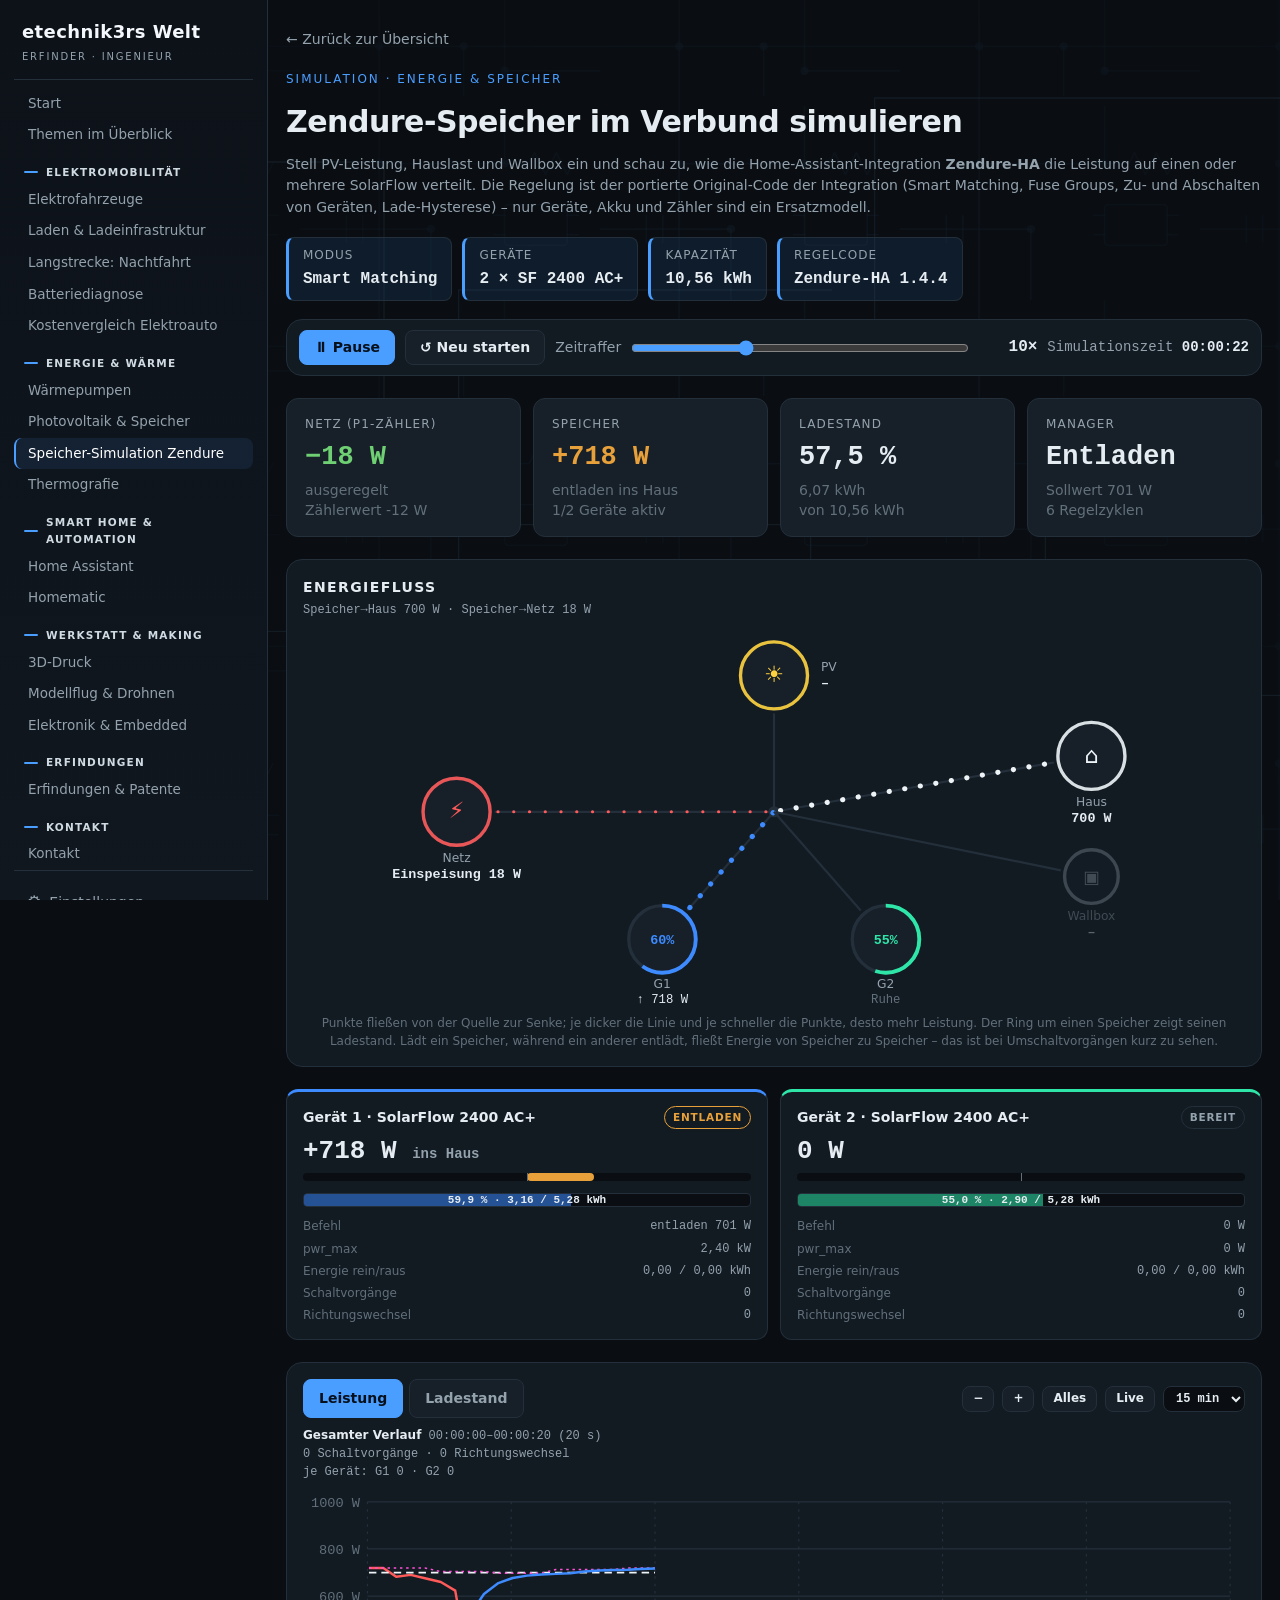
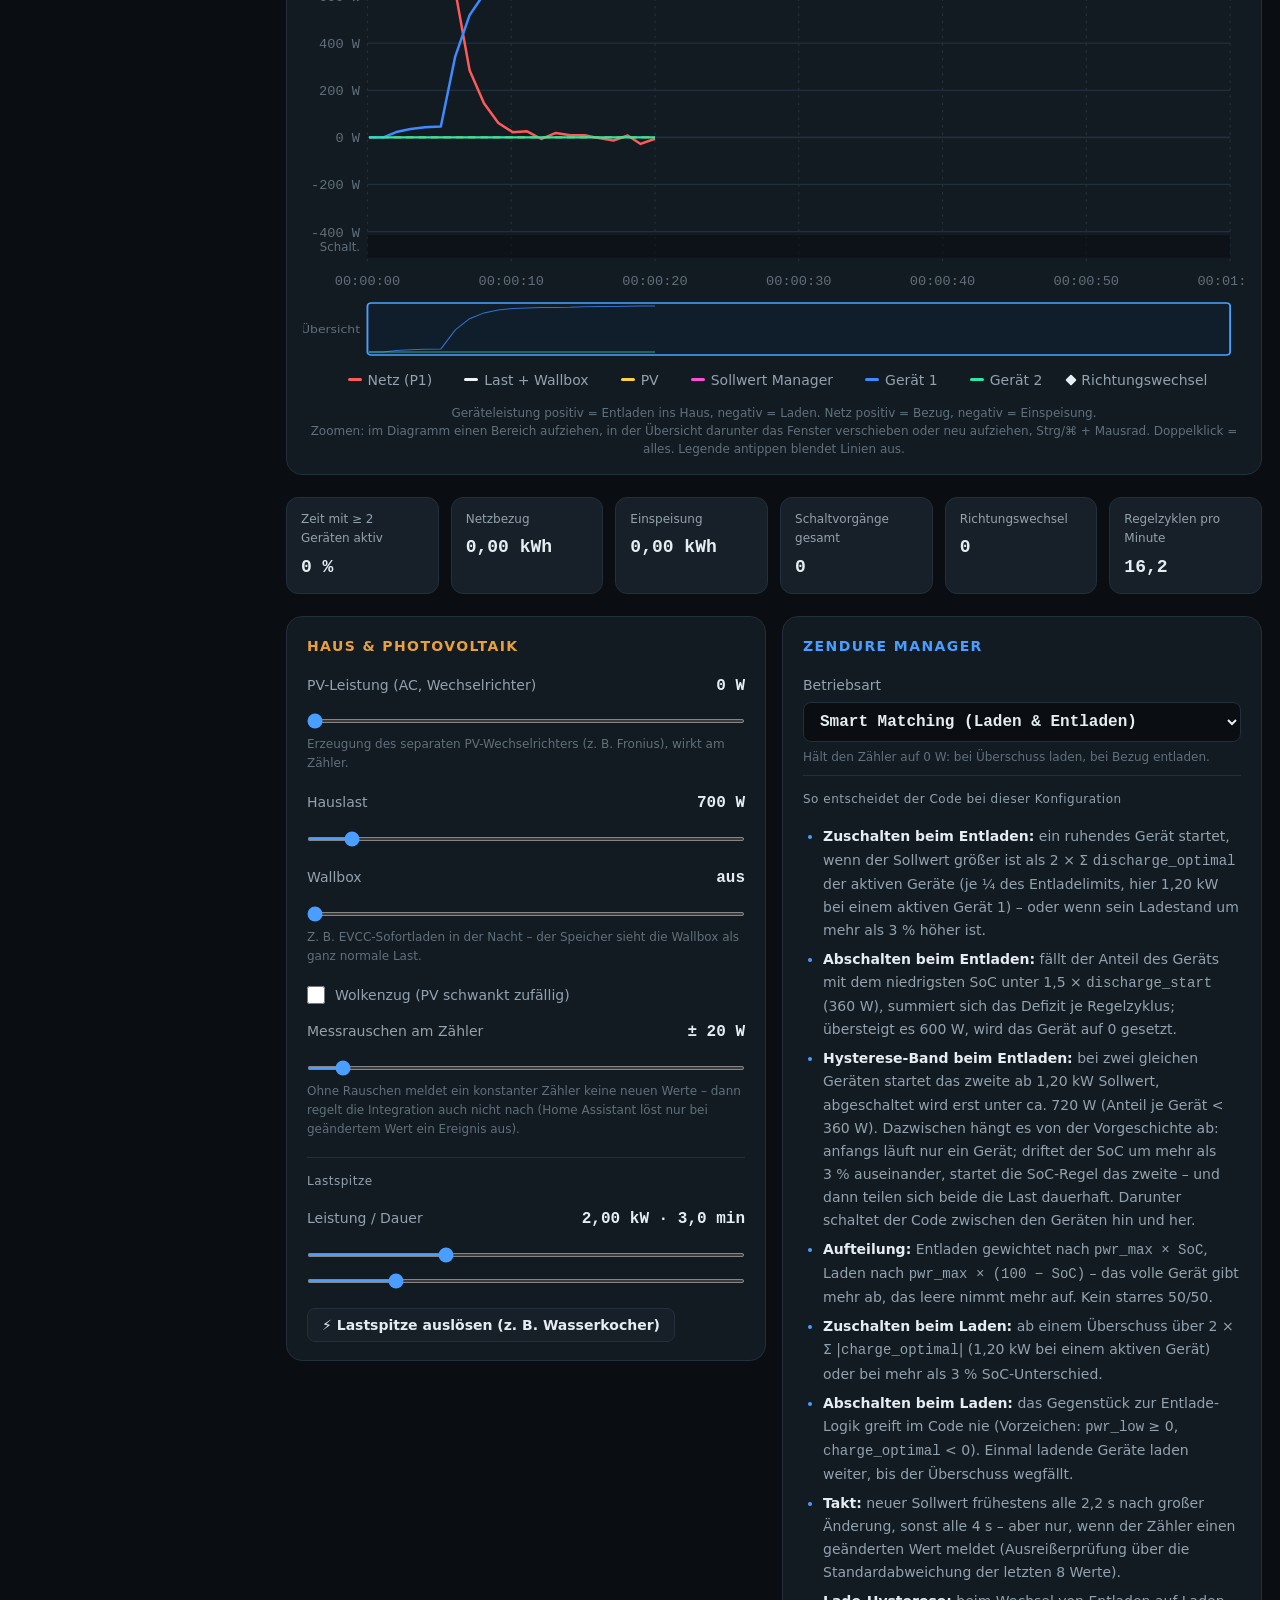
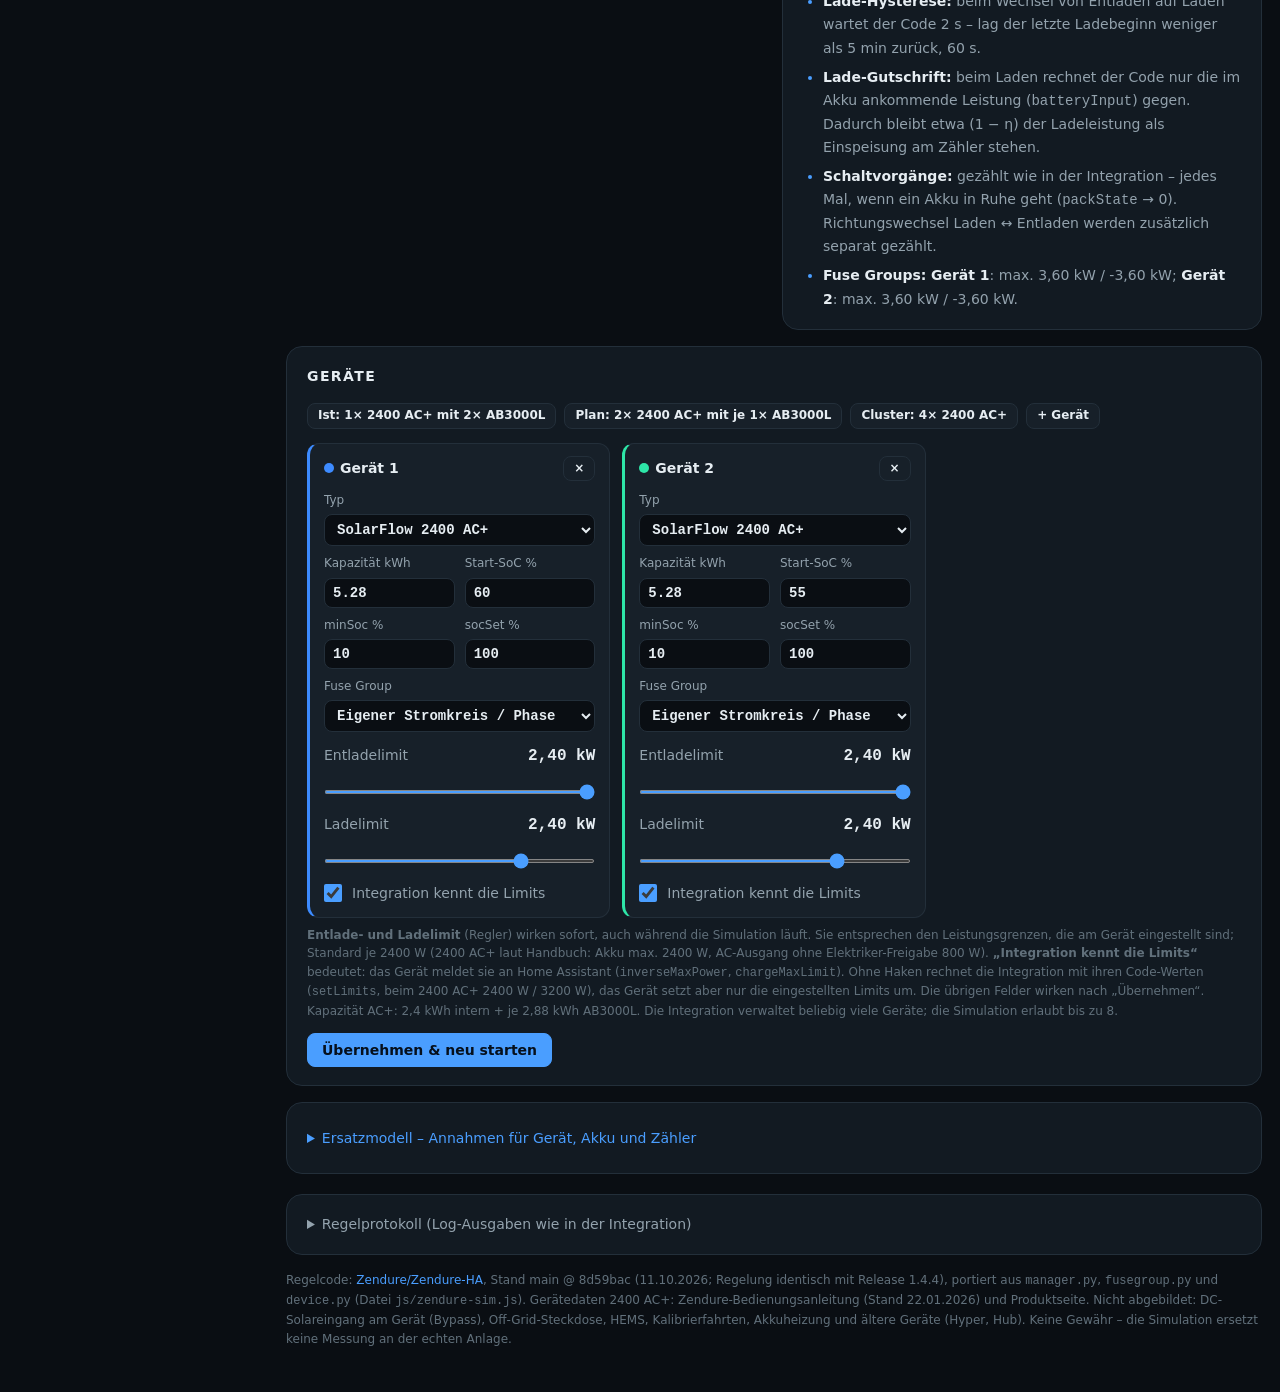
<file: zendure-simulation.html>
<!DOCTYPE html>
<html lang="de">
<head>
<meta charset="UTF-8">
<meta name="viewport" content="width=device-width, initial-scale=1.0">
<title>Speicher-Simulation: Zendure SolarFlow im Verbund</title>
<meta name="description" content="Live-Simulation mehrerer Zendure SolarFlow-Speicher: PV-Überschuss, Hauslast und Wallbox einstellen und sehen, wie die Home-Assistant-Integration Zendure-HA die Leistung auf die Geräte verteilt – mit dem portierten Original-Regelcode.">
<meta name="theme-color" content="#0a0e13">
<link rel="manifest" href="manifest.webmanifest">
<link rel="icon" href="icons/icon.svg" type="image/svg+xml">
<link rel="apple-touch-icon" href="icons/icon-192.png">
<link rel="stylesheet" href="css/site.css">
<link rel="stylesheet" href="css/tools.css">
</head>
<body>

<!-- Diffuse Leiterplatten-Textur im Hintergrund -->
<div class="tech-bg" aria-hidden="true"></div>

<!-- ═══════════════ NAVIGATION (identisch zur Startseite) ═══════════════ -->
<button class="nav-toggle" aria-label="Menü öffnen" aria-expanded="false">&#9776;</button>
<div class="nav-backdrop"></div>

<nav class="sidebar" id="sidebar" aria-label="Hauptnavigation">
    <div class="sidebar-inner">
        <a class="brand" href="index.html">
            <span class="brand-name">etechnik3rs Welt</span>
            <span class="brand-role">Erfinder &middot; Ingenieur</span>
        </a>
        <ul class="nav-list">
            <li><a href="index.html#start">Start</a></li>
            <li><a href="index.html#themen">Themen im &Uuml;berblick</a></li>

            <li class="nav-group">Elektromobilit&auml;t</li>
            <li><a href="index.html#elektrofahrzeuge">Elektrofahrzeuge</a></li>
            <li><a href="index.html#laden">Laden &amp; Ladeinfrastruktur</a></li>
            <li><a href="index.html#nachtfahrt">Langstrecke: Nachtfahrt</a></li>
            <li><a href="index.html#batterie">Batteriediagnose</a></li>
            <li><a href="index.html#kostenrechner">Kostenvergleich Elektroauto</a></li>

            <li class="nav-group">Energie &amp; W&auml;rme</li>
            <li><a href="index.html#waermepumpen">W&auml;rmepumpen</a></li>
            <li><a href="index.html#photovoltaik">Photovoltaik &amp; Speicher</a></li>
            <li><a class="active" href="zendure-simulation.html">Speicher-Simulation Zendure</a></li>
            <li><a href="index.html#thermografie">Thermografie</a></li>

            <li class="nav-group">Smart Home &amp; Automation</li>
            <li><a href="index.html#homeassistant">Home Assistant</a></li>
            <li><a href="index.html#homematic">Homematic</a></li>

            <li class="nav-group">Werkstatt &amp; Making</li>
            <li><a href="index.html#druck3d">3D-Druck</a></li>
            <li><a href="index.html#drohnen">Modellflug &amp; Drohnen</a></li>
            <li><a href="index.html#elektronik">Elektronik &amp; Embedded</a></li>

            <li class="nav-group">Erfindungen</li>
            <li><a href="index.html#erfindungen">Erfindungen &amp; Patente</a></li>

            <li class="nav-group">Kontakt</li>
            <li><a href="index.html#kontakt">Kontakt</a></li>
        </ul>

        <!-- Fußbereich: Einstellungen / App installieren -->
        <div class="sidebar-foot">
            <button class="gear-btn" id="gearBtn" aria-expanded="false" aria-haspopup="true">
                <span class="gear-ico" aria-hidden="true">&#9881;</span> Einstellungen
            </button>
            <div class="gear-menu" id="gearMenu" hidden>
                <button class="gear-item" id="installBtn" hidden>App installieren</button>
                <button class="gear-item" id="updateCheck">Nach Updates suchen</button>
                <div class="gear-version" id="appVersion"></div>
            </div>
        </div>
    </div>
</nav>

<!-- Update-Hinweis -->
<div class="update-banner" id="updateBanner" role="alert" aria-live="polite">
    <span>Neue Version verf&uuml;gbar.</span>
    <button class="ub-reload" id="ubReload">Neu laden</button>
    <button class="ub-close" id="ubClose" aria-label="Hinweis schlie&szlig;en">&times;</button>
</div>



<div class="page">
    <div class="tool tool-wide">

        <a class="backlink" href="index.html#photovoltaik">&#8592; Zur&uuml;ck zur &Uuml;bersicht</a>

        <!-- Kopf -->
        <div class="tool-kicker">Simulation &middot; Energie &amp; Speicher</div>
        <h1 class="tool-title">Zendure-Speicher im Verbund simulieren</h1>
        <div class="tool-sub">
            Stell PV-Leistung, Hauslast und Wallbox ein und schau zu, wie die Home-Assistant-Integration
            <b>Zendure-HA</b> die Leistung auf einen oder mehrere SolarFlow verteilt. Die Regelung ist
            der portierte Original-Code der Integration (Smart Matching, Fuse Groups, Zu- und Abschalten
            von Ger&auml;ten, Lade-Hysterese) &ndash; nur Ger&auml;te, Akku und Z&auml;hler sind ein Ersatzmodell.
        </div>

        <!-- Kontext -->
        <div class="context-bar">
            <div class="cx"><span class="cx-k">Modus</span><span class="cx-v" id="cx-mode"></span></div>
            <div class="cx"><span class="cx-k">Ger&auml;te</span><span class="cx-v" id="cx-dev"></span></div>
            <div class="cx"><span class="cx-k">Kapazit&auml;t</span><span class="cx-v" id="cx-kwh"></span></div>
            <div class="cx"><span class="cx-k">Regelcode</span><span class="cx-v" id="cx-src"></span></div>
        </div>

        <!-- Steuerleiste -->
        <div class="sim-bar">
            <button class="btn primary" id="playBtn">&#9208; Pause</button>
            <button class="btn" id="resetBtn" title="Simulation mit den aktuellen Einstellungen neu starten">&#8634; Neu starten</button>
            <label class="speed-ctl">
                <span class="s-label">Zeitraffer</span>
                <input type="range" id="speed" min="0" max="1000" step="1" aria-label="Zeitraffer 1- bis 1000-fach">
                <span class="speed-v" id="speed-v"></span>
            </label>
            <div class="sim-clock">Simulationszeit <b id="simTime">00:00:00</b></div>
        </div>

        <!-- Kennzahlen -->
        <div class="readouts readouts-fixed">
            <div class="readout">
                <div class="r-label">Netz (P1-Z&auml;hler)</div>
                <div class="r-value" id="ro-p1"></div>
                <div class="r-sub" id="ro-p1-s"></div>
            </div>
            <div class="readout">
                <div class="r-label">Speicher</div>
                <div class="r-value" id="ro-batt"></div>
                <div class="r-sub" id="ro-batt-s"></div>
            </div>
            <div class="readout">
                <div class="r-label">Ladestand</div>
                <div class="r-value" id="ro-soc"></div>
                <div class="r-sub" id="ro-soc-s"></div>
            </div>
            <div class="readout">
                <div class="r-label">Manager</div>
                <div class="r-value" id="ro-mgr"></div>
                <div class="r-sub" id="ro-mgr-s"></div>
            </div>
        </div>

        <!-- Energiefluss (nach dem Vorbild des Home-Assistant-Energie-Dashboards) -->
        <div class="panel flow-panel">
            <div class="flow-head">
                <span class="flow-title">Energiefluss</span>
                <span class="flow-sub" id="flowSub"></span>
            </div>
            <svg id="flow" class="flow-svg" viewBox="0 0 760 340" preserveAspectRatio="xMidYMid meet" role="img" aria-label="Energiefluss zwischen PV, Netz, Haus, Wallbox und Speichern"></svg>
            <div class="chart-note">
                Punkte flie&szlig;en von der Quelle zur Senke; je dicker die Linie und je schneller die Punkte, desto mehr Leistung.
                Der Ring um einen Speicher zeigt seinen Ladestand. L&auml;dt ein Speicher, w&auml;hrend ein anderer entl&auml;dt, flie&szlig;t
                Energie von Speicher zu Speicher &ndash; das ist bei Umschaltvorg&auml;ngen kurz zu sehen.
            </div>
        </div>

        <!-- Gerätekarten -->
        <div class="dev-grid" id="devGrid"></div>

        <!-- Diagramm: Gesamthistorie mit Zoom -->
        <div class="panel">
            <div class="chart-tools">
                <div class="tabs" id="chartTabs" style="margin:0">
                    <button class="tab active" data-view="power">Leistung</button>
                    <button class="tab" data-view="soc">Ladestand</button>
                </div>
                <span style="flex:1"></span>
                <div class="btn-row">
                    <button class="btn small" id="zoomOut" title="Herauszoomen" aria-label="Herauszoomen">&minus;</button>
                    <button class="btn small" id="zoomIn" title="Hineinzoomen" aria-label="Hineinzoomen">+</button>
                    <button class="btn small" id="viewAll" title="Gesamten Verlauf seit dem Neustart zeigen">Alles</button>
                    <button class="btn small" id="viewLive" title="Den neuesten Ausschnitt mitlaufen lassen">Live</button>
                    <select id="liveSel" class="tool-input" aria-label="Breite des Live-Ausschnitts">
                        <option value="300">5 min</option>
                        <option value="900" selected>15 min</option>
                        <option value="3600">1 h</option>
                        <option value="10800">3 h</option>
                    </select>
                </div>
            </div>
            <div class="view-info" id="viewInfo"></div>
            <div class="chart-wrap">
                <svg id="chart" class="chart-main" viewBox="0 0 760 330" preserveAspectRatio="xMidYMid meet" role="img" aria-label="Verlauf der Leistungen bzw. Ladest&auml;nde"></svg>
                <div class="tip" id="tip"></div>
            </div>
            <svg id="ov" class="chart-ov" viewBox="0 0 760 54" preserveAspectRatio="none" role="img" aria-label="&Uuml;bersicht &uuml;ber den gesamten Verlauf &ndash; Bereich zum Zoomen aufziehen"></svg>
            <div class="legend" id="legend"></div>
            <div class="chart-note" id="chartNote"></div>
        </div>

        <!-- Auswertung -->
        <div class="extras" id="extras"></div>

        <!-- Regler -->
        <div class="controls">
            <div class="ctrl-card">
                <div class="ctrl-head" style="color:var(--series-b)">Haus &amp; Photovoltaik</div>
                <div class="slider">
                    <div class="slider-row"><span class="s-label">PV-Leistung (AC, Wechselrichter)</span><span class="s-value" id="pv-v"></span></div>
                    <input type="range" id="pv" min="0" max="12000" step="50">
                    <div class="s-hint">Erzeugung des separaten PV-Wechselrichters (z.&nbsp;B. Fronius), wirkt am Z&auml;hler.</div>
                </div>
                <div class="slider">
                    <div class="slider-row"><span class="s-label">Hauslast</span><span class="s-value" id="load-v"></span></div>
                    <input type="range" id="load" min="0" max="8000" step="50">
                </div>
                <div class="slider">
                    <div class="slider-row"><span class="s-label">Wallbox</span><span class="s-value" id="wb-v"></span></div>
                    <input type="range" id="wb" min="0" max="11000" step="100">
                    <div class="s-hint">Z.&nbsp;B. EVCC-Sofortladen in der Nacht &ndash; der Speicher sieht die Wallbox als ganz normale Last.</div>
                </div>
                <label class="check-row"><input type="checkbox" id="clouds"> Wolkenzug (PV schwankt zuf&auml;llig)</label>
                <div class="slider">
                    <div class="slider-row"><span class="s-label">Messrauschen am Z&auml;hler</span><span class="s-value" id="noise-v"></span></div>
                    <input type="range" id="noise" min="0" max="300" step="5">
                    <div class="s-hint">Ohne Rauschen meldet ein konstanter Z&auml;hler keine neuen Werte &ndash; dann regelt die Integration auch nicht nach (Home Assistant l&ouml;st nur bei ge&auml;ndertem Wert ein Ereignis aus).</div>
                </div>
                <div class="sub-divider">Lastspitze</div>
                <div class="slider">
                    <div class="slider-row"><span class="s-label">Leistung / Dauer</span><span class="s-value" id="spike-v"></span></div>
                    <input type="range" id="spikeP" min="200" max="6000" step="100" aria-label="Leistung der Lastspitze">
                    <input type="range" id="spikeD" min="10" max="900" step="10" aria-label="Dauer der Lastspitze" style="margin-top:10px">
                </div>
                <button class="btn" id="spikeBtn">&#9889; Lastspitze ausl&ouml;sen (z.&nbsp;B. Wasserkocher)</button>
            </div>

            <div class="ctrl-card">
                <div class="ctrl-head" style="color:var(--series-a)">Zendure Manager</div>
                <div class="field-row">
                    <span class="s-label">Betriebsart</span>
                    <select id="modeSel" class="tool-input">
                        <option value="2">Smart Matching (Laden &amp; Entladen)</option>
                        <option value="3">Smart discharge only (nur Entladen)</option>
                        <option value="4">Smart charge only (nur Laden)</option>
                        <option value="5">Store solar</option>
                        <option value="1">Manual Power</option>
                        <option value="0">Off</option>
                    </select>
                    <span class="s-hint" id="mode-h"></span>
                </div>
                <div class="slider" id="manualBox" hidden>
                    <div class="slider-row"><span class="s-label">Manual Power</span><span class="s-value" id="man-v"></span></div>
                    <input type="range" id="man" min="-8000" max="8000" step="50">
                    <div class="s-hint">Positiv = entladen ins Haus, negativ = aus dem Netz laden (AC-Seite).</div>
                </div>
                <div class="sub-divider">So entscheidet der Code bei dieser Konfiguration</div>
                <div class="guide" style="margin-top:0" id="rules"></div>
            </div>

            <!-- Gerätekonfiguration -->
            <div class="ctrl-card span-2">
                <div class="ctrl-head">Ger&auml;te</div>
                <div class="btn-row" style="margin-bottom:14px">
                    <button class="btn small" data-preset="ist">Ist: 1&times; 2400 AC+ mit 2&times; AB3000L</button>
                    <button class="btn small" data-preset="plan">Plan: 2&times; 2400 AC+ mit je 1&times; AB3000L</button>
                    <button class="btn small" data-preset="cluster4">Cluster: 4&times; 2400 AC+</button>
                    <button class="btn small" id="addDev">+ Ger&auml;t</button>
                </div>
                <div class="cfg-devs" id="cfgDevs"></div>
                <div class="cfg-hint">
                    <b>Entlade- und Ladelimit</b> (Regler) wirken sofort, auch w&auml;hrend die Simulation l&auml;uft. Sie entsprechen den
                    Leistungsgrenzen, die am Ger&auml;t eingestellt sind; Standard je 2400&nbsp;W (2400&nbsp;AC+ laut Handbuch: Akku max.
                    2400&nbsp;W, AC-Ausgang ohne Elektriker-Freigabe 800&nbsp;W). <b>&bdquo;Integration kennt die Limits&ldquo;</b> bedeutet:
                    das Ger&auml;t meldet sie an Home Assistant (<code>inverseMaxPower</code>, <code>chargeMaxLimit</code>). Ohne Haken
                    rechnet die Integration mit ihren Code-Werten (<code>setLimits</code>, beim 2400&nbsp;AC+ 2400&nbsp;W / 3200&nbsp;W),
                    das Ger&auml;t setzt aber nur die eingestellten Limits um. Die &uuml;brigen Felder wirken nach &bdquo;&Uuml;bernehmen&ldquo;.
                    Kapazit&auml;t AC+: 2,4&nbsp;kWh intern + je 2,88&nbsp;kWh AB3000L. Die Integration verwaltet beliebig viele Ger&auml;te;
                    die Simulation erlaubt bis zu 8.
                </div>
                <div class="btn-row" style="margin-top:12px;align-items:center">
                    <button class="btn primary" id="applyBtn">&Uuml;bernehmen &amp; neu starten</button>
                    <span class="dirty-note" id="dirtyNote" hidden>Ge&auml;nderte Ger&auml;tedaten werden erst nach &bdquo;&Uuml;bernehmen&ldquo; wirksam.</span>
                </div>
            </div>

            <!-- Modellannahmen -->
            <div class="ctrl-card span-2">
                <details class="thg-details">
                    <summary>Ersatzmodell &ndash; Annahmen f&uuml;r Ger&auml;t, Akku und Z&auml;hler</summary>
                    <div class="thg-grid" style="grid-template-columns:repeat(auto-fit,minmax(150px,1fr))">
                        <label class="thg-field"><span class="s-label">Reaktionszeit &tau; (s)</span><input type="number" id="ph-tau" class="tool-input" min="0.1" max="20" step="0.1"></label>
                        <label class="thg-field"><span class="s-label">Totzeit Befehl (s)</span><input type="number" id="ph-dead" class="tool-input" min="0" max="10" step="0.1"></label>
                        <label class="thg-field"><span class="s-label">Wirkungsgrad Round-Trip (%)</span><input type="number" id="ph-rt" class="tool-input" min="60" max="100" step="1"></label>
                        <label class="thg-field"><span class="s-label">Z&auml;hlertakt (s)</span><input type="number" id="ph-meter" class="tool-input" min="0.2" max="10" step="0.1"></label>
                    </div>
                    <div class="cfg-hint" style="margin-top:12px">
                        Diese Werte stammen <b>nicht</b> aus der Integration, sondern beschreiben das echte Ger&auml;t: wie schnell
                        es einem neuen Sollwert folgt (PT1-Glied mit Totzeit), wie verlustbehaftet die Wandlung ist und wie
                        oft der Netzz&auml;hler einen neuen Wert an Home Assistant meldet. Wirkungsgrad: Round-Trip AC&nbsp;&rarr;&nbsp;Akku&nbsp;&rarr;&nbsp;AC,
                        vorbelegt mit 85&nbsp;% (Messwert aus einer realen Anlage; Zendure nennt bis zu 93&nbsp;%). Er wird je zur H&auml;lfte auf
                        Laden und Entladen verteilt (&eta; je Richtung = &radic;Round-Trip). Reaktion des Gesamtsystems laut Testbericht von connect 3&ndash;5&nbsp;s. Alles Sch&auml;tzwerte &ndash; mit Messwerten aus
                        deiner Anlage wird die Simulation genauer. &Auml;nderungen wirken nach &bdquo;&Uuml;bernehmen&ldquo;.
                    </div>
                </details>
            </div>
        </div>

        <!-- Protokoll -->
        <details class="table-box">
            <summary>Regelprotokoll (Log-Ausgaben wie in der Integration)</summary>
            <div style="padding:0 14px 14px">
                <div class="btn-row" style="margin-bottom:8px;align-items:center">
                    <label class="check-row" style="margin:0"><input type="checkbox" id="logCmd" checked> Befehle an Ger&auml;te</label>
                    <label class="check-row" style="margin:0"><input type="checkbox" id="logDev"> &bdquo;no action&ldquo;-Meldungen</label>
                    <button class="btn small" id="logFreeze">Anhalten</button>
                </div>
                <div class="log-box" id="logBox" aria-live="off"></div>
            </div>
        </details>

        <p class="footnote" id="footnote">
            Regelcode: <a class="src-url" href="https://github.com/Zendure/Zendure-HA" target="_blank" rel="noopener">Zendure/Zendure-HA</a>,
            Stand main @ <span id="fn-commit"></span> (<span id="fn-date"></span>; Regelung identisch mit Release 1.4.4), portiert aus
            <code>manager.py</code>, <code>fusegroup.py</code> und <code>device.py</code> (Datei <code>js/zendure-sim.js</code>).
            Ger&auml;tedaten 2400&nbsp;AC+: Zendure-Bedienungsanleitung (Stand 22.01.2026) und Produktseite.
            Nicht abgebildet: DC-Solareingang am Ger&auml;t (Bypass), Off-Grid-Steckdose, HEMS, Kalibrierfahrten,
            Akkuheizung und &auml;ltere Ger&auml;te (Hyper, Hub). Keine Gew&auml;hr &ndash; die Simulation ersetzt keine
            Messung an der echten Anlage.
        </p>
    </div>
</div>

<script src="js/app.js"></script>
<script src="js/zendure-sim.js"></script>
<script>
(function () {
"use strict";
var Z = window.ZendureSim;
var $ = function (id) { return document.getElementById(id); };
var STORAGE_KEY = "ew-zendure-sim-v3";
var DEV_COLORS = ["var(--dev-1)", "var(--dev-2)", "var(--dev-3)", "var(--dev-4)",
                  "var(--dev-5)", "var(--dev-6)", "var(--dev-7)", "var(--dev-8)"];
var MAX_DEV = 8;
var MODE_NAMES = { 0: "Off", 1: "Manual Power", 2: "Smart Matching", 3: "Nur Entladen", 4: "Nur Laden", 5: "Store solar" };
var MODE_HINTS = {
    0: "Der Manager steuert nichts, die Ger&auml;te werden abgeschaltet.",
    1: "Fester Sollwert an der AC-Seite, unabh&auml;ngig vom Z&auml;hler.",
    2: "H&auml;lt den Z&auml;hler auf 0&nbsp;W: bei &Uuml;berschuss laden, bei Bezug entladen.",
    3: "Deckt nur Bezug, l&auml;dt nie aus dem &Uuml;berschuss.",
    4: "L&auml;dt nur aus dem &Uuml;berschuss, entl&auml;dt nie.",
    5: "Wie &bdquo;nur Laden&ldquo;; Unterschied nur bei PV direkt am Ger&auml;t (hier nicht modelliert)."
};

/* ── Konfiguration ─────────────────────────────────────── */
function devPreset(i, type, kWh, soc) {
    var t = Z.DEVICE_TYPES[type];
    return { id: "d" + (i + 1), name: "Ger\u00e4t " + (i + 1), type: type, kWh: kWh, startSoc: soc,
             minSoc: 10, socSet: 100, fuseGroup: "owncircuit",
             limDis: Math.min(2400, t.hwDischarge), limCh: Math.min(2400, Math.abs(t.charge)), known: true };
}
var PRESETS = {
    ist:      function () { return [devPreset(0, "sf2400acplus", 8.16, 60)]; },
    plan:     function () { return [devPreset(0, "sf2400acplus", 5.28, 60), devPreset(1, "sf2400acplus", 5.28, 55)]; },
    cluster4: function () { return [70, 62, 55, 48].map(function (soc, i) { return devPreset(i, "sf2400acplus", 5.28, soc); }); }
};
var DEFAULTS = {
    devices: PRESETS.plan(),
    mode: 2, manualPower: 1000,
    phys: { tau: 1.5, deadTime: 1.0, rt: 85, meterInterval: 1.0, dt: 0.1 },
    scene: { pv: 0, load: 700, wallbox: 0, noise: 20, clouds: false, spikePower: 2000, spikeDuration: 180 },
    speed: 10, hidden: []
};
function clone(o) { return JSON.parse(JSON.stringify(o)); }

var S = clone(DEFAULTS);
try {
    var saved = JSON.parse(localStorage.getItem(STORAGE_KEY) || "null");
    if (saved && typeof saved === "object") {
        ["mode", "manualPower", "speed"].forEach(function (k) { if (typeof saved[k] === "number") S[k] = saved[k]; });
        if (Array.isArray(saved.hidden)) S.hidden = saved.hidden.filter(function (x) { return typeof x === "string"; });
        ["phys", "scene"].forEach(function (k) {
            if (saved[k]) Object.keys(S[k]).forEach(function (f) { if (typeof saved[k][f] === typeof S[k][f]) S[k][f] = saved[k][f]; });
        });
        if (Array.isArray(saved.devices) && saved.devices.length >= 1 && saved.devices.length <= MAX_DEV) {
            var okDev = saved.devices.every(function (d) { return d && Z.DEVICE_TYPES[d.type] && typeof d.kWh === "number"; });
            if (okDev) S.devices = saved.devices.map(function (d, i) { return Object.assign(devPreset(i, d.type, d.kWh, 50), d); });
        }
    }
} catch (e) { /* localStorage nicht verfügbar → Standardwerte */ }
S.speed = Math.max(1, Math.min(1000, S.speed));
function save() { try { localStorage.setItem(STORAGE_KEY, JSON.stringify(S)); } catch (e) { /* egal */ } }

var draft = clone(S.devices);      // Gerätedaten im Formular (werden mit "Übernehmen" aktiv)
var draftPhys = clone(S.phys);
var sim = null, running = true, logFrozen = false;

function engineLimits(d) {                       // Gerätedaten → Grenzen für Integration und Hardware
    var t = Z.DEVICE_TYPES[d.type];
    return { dischargeLimit: d.known ? d.limDis : t.discharge, chargeLimit: -(d.known ? d.limCh : Math.abs(t.charge)),
             hwDischargeLimit: d.limDis, hwChargeLimit: d.limCh };
}
function buildSimConfig() {
    var eta = Math.sqrt(S.phys.rt / 100);
    var phys = { tau: S.phys.tau, deadTime: S.phys.deadTime, etaCh: eta, etaDis: eta, meterInterval: S.phys.meterInterval, dt: S.phys.dt };
    var devs = S.devices.map(function (d) { return Object.assign(clone(d), engineLimits(d)); });
    return { devices: devs, mode: S.mode, manualPower: S.manualPower, phys: phys, scene: S.scene };
}
function restart() {
    sim = new Z.Simulator(buildSimConfig());
    view.mode = "all";
    buildDevCards();
    buildFlow();
    renderStatic();
    renderLive(true);
    renderChart();
}

/* ── Formatierung ──────────────────────────────────────── */
function fmtW(w) {
    var a = Math.abs(w);
    if (a >= 1000) return (w / 1000).toLocaleString("de-DE", { minimumFractionDigits: 2, maximumFractionDigits: 2 }) + " kW";
    return Math.round(w).toLocaleString("de-DE") + " W";
}
function fmtN(x, d) { return x.toLocaleString("de-DE", { minimumFractionDigits: d, maximumFractionDigits: d }); }
function fmtTime(s, noSec) {
    s = Math.max(0, Math.floor(s));
    var h = Math.floor(s / 3600), m = Math.floor(s / 60) % 60, sec = s % 60;
    var p = function (x) { return (x < 10 ? "0" : "") + x; };
    return p(h) + ":" + p(m) + (noSec ? "" : ":" + p(sec));
}
function fmtDur(s) {
    if (s < 120) return Math.round(s) + " s";
    if (s < 7200) return fmtN(s / 60, s < 600 ? 1 : 0) + " min";
    return fmtN(s / 3600, 1) + " h";
}
function esc(s) { return String(s).replace(/[&<>"]/g, function (c) { return { "&": "&amp;", "<": "&lt;", ">": "&gt;", "\"": "&quot;" }[c]; }); }

/* ── Regler: Haus & Manager ────────────────────────────── */
function bindSlider(id, get, set, fmt) {
    var el = $(id), out = $(id + "-v");
    el.value = get();
    var upd = function () { if (out) out.textContent = fmt(Number(el.value)); };
    upd();
    el.addEventListener("input", function () { set(Number(el.value)); upd(); save(); });
}
bindSlider("pv", function () { return S.scene.pv; }, function (v) { S.scene.pv = v; }, fmtW);
bindSlider("load", function () { return S.scene.load; }, function (v) { S.scene.load = v; }, fmtW);
bindSlider("wb", function () { return S.scene.wallbox; }, function (v) { S.scene.wallbox = v; }, function (v) { return v ? fmtW(v) : "aus"; });
bindSlider("noise", function () { return S.scene.noise; }, function (v) { S.scene.noise = v; }, function (v) { return v ? "± " + v + " W" : "aus"; });
function spikeLabel() { $("spike-v").textContent = fmtW(S.scene.spikePower) + " · " + (S.scene.spikeDuration >= 60 ? fmtN(S.scene.spikeDuration / 60, 1) + " min" : S.scene.spikeDuration + " s"); }
$("spikeP").value = S.scene.spikePower; $("spikeD").value = S.scene.spikeDuration; spikeLabel();
$("spikeP").addEventListener("input", function (e) { S.scene.spikePower = Number(e.target.value); spikeLabel(); save(); });
$("spikeD").addEventListener("input", function (e) { S.scene.spikeDuration = Number(e.target.value); spikeLabel(); save(); });
$("spikeBtn").addEventListener("click", function () { sim.spike(); });
$("clouds").checked = S.scene.clouds;
$("clouds").addEventListener("change", function (e) { S.scene.clouds = e.target.checked; save(); });

$("modeSel").value = String(S.mode);
function modeUi() {
    $("manualBox").hidden = S.mode !== 1;
    $("mode-h").innerHTML = MODE_HINTS[S.mode];
}
$("modeSel").addEventListener("change", function (e) {
    S.mode = Number(e.target.value);
    sim.manager.setOperation(S.mode);
    sim.config.mode = S.mode;
    modeUi(); renderStatic(); save();
});
bindSlider("man", function () { return S.manualPower; }, function (v) { S.manualPower = v; if (sim) sim.manager.manualpower = v; }, function (v) { return (v > 0 ? "+" : "") + fmtW(v); });
modeUi();

/* ── Steuerleiste: Pause, Neustart, Zeitraffer ─────────── */
$("playBtn").addEventListener("click", function () {
    running = !running;
    $("playBtn").innerHTML = running ? "&#9208; Pause" : "&#9654; Weiter";
    lastFrame = null;
});
$("resetBtn").addEventListener("click", restart);

// Logarithmischer Regler: Position 0…1000 ↔ Faktor 1…1000
function speedFromPos(p) {
    var v = Math.pow(10, 3 * p / 1000);
    return v < 10 ? Math.round(v * 10) / 10 : v < 100 ? Math.round(v) : Math.round(v / 5) * 5;
}
function posFromSpeed(v) { return Math.round(Math.log10(Math.max(1, v)) / 3 * 1000); }
function speedLabel() { $("speed-v").textContent = (S.speed < 10 && S.speed % 1 ? S.speed.toFixed(1).replace(".", ",") : String(Math.round(S.speed))) + "×"; }
$("speed").value = posFromSpeed(S.speed); speedLabel();
$("speed").addEventListener("input", function (e) { S.speed = speedFromPos(Number(e.target.value)); speedLabel(); save(); });

/* ── Gerätekonfiguration ───────────────────────────────── */
function fuseOptions(idx, devs) {
    var html = "";
    Object.keys(Z.FUSE_GROUPS).forEach(function (k) { html += '<option value="' + k + '">' + Z.FUSE_GROUPS[k].label + "</option>"; });
    devs.forEach(function (d, j) {
        if (j !== idx && Z.FUSE_GROUPS[d.fuseGroup] && d.fuseGroup !== "unused") {
            html += '<option value="part:' + d.id + '">Teil der Gruppe von ' + esc(d.name) + "</option>";
        }
    });
    return html;
}
function field(i, key, label, min, max, step) {
    return '<label class="cfg-f"><span class="s-label">' + label + '</span><input type="number" class="tool-input" data-i="' + i + '" data-k="' + key + '" min="' + min + '" max="' + max + '" step="' + step + '" value="' + draft[i][key] + '"></label>';
}
function limSlider(i, key, label, max) {
    var v = draft[i][key];
    return '<div class="slider cfg-lim"><div class="slider-row"><span class="s-label">' + label + '</span><span class="s-value" id="lim-' + key + i + '">' + fmtW(v) + "</span></div>"
         + '<input type="range" data-i="' + i + '" data-lim="' + key + '" min="100" max="' + max + '" step="50" value="' + v + '" aria-label="' + label + " " + esc(draft[i].name) + '"></div>';
}
function renderCfg() {
    var html = "";
    draft.forEach(function (d, i) {
        var t = Z.DEVICE_TYPES[d.type];
        var types = Object.keys(Z.DEVICE_TYPES).map(function (k) {
            return '<option value="' + k + '"' + (k === d.type ? " selected" : "") + ">" + Z.DEVICE_TYPES[k].label + "</option>";
        }).join("");
        html += '<div class="cfg-dev" style="--dev-c:' + DEV_COLORS[i] + '">'
            + '<div class="cfg-dev-head"><span><span class="dev-dot" style="background:' + DEV_COLORS[i] + '"></span>' + esc(d.name) + "</span>"
            + (draft.length > 1 ? '<button class="btn small" data-del="' + i + '" aria-label="' + esc(d.name) + ' entfernen">&times;</button>' : "") + "</div>"
            + '<div class="cfg-fields">'
            + '<label class="cfg-f span-2"><span class="s-label">Typ</span><select class="tool-input" data-i="' + i + '" data-k="type">' + types + "</select></label>"
            + field(i, "kWh", "Kapazit\u00e4t kWh", 0.5, 40, 0.01) + field(i, "startSoc", "Start-SoC %", 0, 100, 1)
            + field(i, "minSoc", "minSoc %", 0, 60, 1) + field(i, "socSet", "socSet %", 40, 100, 1)
            + '<label class="cfg-f span-2"><span class="s-label">Fuse Group</span><select class="tool-input" data-i="' + i + '" data-k="fuseGroup">' + fuseOptions(i, draft) + "</select></label>"
            + "</div>"
            + limSlider(i, "limDis", "Entladelimit", t.hwDischarge) + limSlider(i, "limCh", "Ladelimit", Math.abs(t.charge))
            + '<label class="check-row" style="margin:0"><input type="checkbox" data-i="' + i + '" data-known="1"' + (d.known ? " checked" : "") + "> Integration kennt die Limits</label>"
            + "</div>";
    });
    $("cfgDevs").innerHTML = html;
    draft.forEach(function (d, i) {
        var sel = $("cfgDevs").querySelector('select[data-k="fuseGroup"][data-i="' + i + '"]');
        sel.value = d.fuseGroup;
        if (sel.value !== d.fuseGroup) { d.fuseGroup = "owncircuit"; sel.value = "owncircuit"; }
    });
    $("addDev").disabled = draft.length >= MAX_DEV;
    markDirty();
}
// Limits live übernehmen: Formular, gespeicherte Konfiguration und laufende Simulation
function applyLimitsLive(i) {
    if (i >= S.devices.length || draft[i].type !== S.devices[i].type) return;   // Gerät noch nicht übernommen
    ["limDis", "limCh", "known"].forEach(function (k) { S.devices[i][k] = draft[i][k]; });
    save();
    if (sim && sim.devices[i]) {
        var L = engineLimits(S.devices[i]), dev = sim.devices[i], pl = sim.plants[i];
        dev.setLimits(L.chargeLimit, L.dischargeLimit);
        pl.hwDischarge = L.hwDischargeLimit; pl.hwCharge = -L.hwChargeLimit;
        sim.manager.update_fusegroups();
        sim.addLog("mgr", dev.name + ": Limits Entladen " + L.hwDischargeLimit + " W / Laden " + L.hwChargeLimit + " W" + (S.devices[i].known ? "" : " (Integration rechnet mit " + L.dischargeLimit + " / " + (-L.chargeLimit) + " W)"));
        renderStatic();
    }
    markDirty();
}
$("cfgDevs").addEventListener("input", function (e) {
    var el = e.target, i = Number(el.dataset.i), k = el.dataset.lim;
    if (!k || isNaN(i)) return;
    draft[i][k] = Number(el.value);
    $("lim-" + k + i).textContent = fmtW(draft[i][k]);
    applyLimitsLive(i);
});
function markDirty() {
    var dirty = JSON.stringify(draft) !== JSON.stringify(S.devices) || JSON.stringify(draftPhys) !== JSON.stringify(S.phys);
    $("dirtyNote").hidden = !dirty;
}
$("cfgDevs").addEventListener("change", function (e) {
    var el = e.target, i = Number(el.dataset.i), k = el.dataset.k;
    if (el.dataset.known && !isNaN(i)) { draft[i].known = el.checked; applyLimitsLive(i); return; }
    if (el.dataset.lim) return;                       // Regler: schon per "input" erledigt
    if (isNaN(i) || !k) return;
    var d = draft[i];
    if (k === "type") {
        var t = Z.DEVICE_TYPES[el.value];
        d.type = el.value; d.kWh = t.kWh;
        d.limDis = Math.min(2400, t.hwDischarge); d.limCh = Math.min(2400, Math.abs(t.charge));
    } else if (k === "fuseGroup") {
        d.fuseGroup = el.value;
    } else {
        var v = Number(el.value);
        var min = Number(el.min), max = Number(el.max);
        if (!isFinite(v)) v = min;
        v = Math.max(min, Math.min(max, v));
        d[k] = (k === "kWh") ? Math.round(v * 100) / 100 : Math.round(v);
        if (d.minSoc >= d.socSet) d.minSoc = Math.max(0, d.socSet - 10);
    }
    renderCfg();
});
$("cfgDevs").addEventListener("click", function (e) {
    var b = e.target.closest("[data-del]");
    if (!b) return;
    var idx = Number(b.dataset.del), id = draft[idx].id;
    draft.splice(idx, 1);
    renumber(id);
    renderCfg();
});
function renumber(removedId) {
    var map = {};
    draft.forEach(function (d, i) { map[d.id] = "d" + (i + 1); });
    draft.forEach(function (d) {
        if (d.fuseGroup.indexOf("part:") === 0) {
            var ref = d.fuseGroup.slice(5);
            d.fuseGroup = (ref === removedId || !map[ref]) ? "owncircuit" : "part:" + map[ref];
        }
    });
    draft.forEach(function (d, i) { if (/^Gerät \d+$/.test(d.name)) d.name = "Gerät " + (i + 1); d.id = "d" + (i + 1); });
}
$("addDev").addEventListener("click", function () {
    if (draft.length >= MAX_DEV) return;
    var last = draft[draft.length - 1];
    var nd = clone(last);
    nd.id = "d" + (draft.length + 1); nd.name = "Gerät " + (draft.length + 1);
    nd.fuseGroup = "owncircuit"; nd.startSoc = Math.max(nd.minSoc + 5, last.startSoc - 5);
    draft.push(nd);
    renderCfg();
});
document.querySelectorAll("[data-preset]").forEach(function (b) {
    b.addEventListener("click", function () { draft = PRESETS[b.dataset.preset](); renderCfg(); });
});
function bindPhys(id, key) {
    var el = $(id);
    el.value = draftPhys[key];
    el.addEventListener("change", function () {
        var v = Number(el.value), min = Number(el.min), max = Number(el.max);
        if (!isFinite(v)) v = draftPhys[key];
        draftPhys[key] = Math.max(min, Math.min(max, v));
        el.value = draftPhys[key];
        markDirty();
    });
}
bindPhys("ph-tau", "tau"); bindPhys("ph-dead", "deadTime"); bindPhys("ph-rt", "rt"); bindPhys("ph-meter", "meterInterval");
$("applyBtn").addEventListener("click", function () {
    S.devices = clone(draft); S.phys = clone(draftPhys); save();
    restart(); markDirty();
});

/* ── Statische Texte (Kontext, Regeln) ─────────────────── */
function renderStatic() {
    var devs = S.devices;
    $("cx-mode").textContent = MODE_NAMES[S.mode];
    $("cx-dev").textContent = devs.length + " × " + (function () {
        var names = devs.map(function (d) { return Z.DEVICE_TYPES[d.type].label.replace("SolarFlow ", "SF "); });
        return names.every(function (n) { return n === names[0]; }) ? names[0] : "gemischt";
    })();
    $("cx-kwh").textContent = fmtN(devs.reduce(function (a, d) { return a + d.kWh; }, 0), 2) + " kWh";
    $("cx-src").textContent = "Zendure-HA 1.4.4";
    $("fn-commit").textContent = Z.SOURCE.commit;
    $("fn-date").textContent = Z.SOURCE.date;

    // Regeln aus dem Code mit den Zahlen der aktuellen Geräte
    var m = sim.manager, d0 = sim.devices[0], html = "<ul>";
    var groups = m.fuseGroups.map(function (fg) {
        return "<b>" + esc(fg.name) + "</b>" + (fg.devices.length > 1 ? " (" + fg.devices.map(function (x) { return esc(x.name); }).join(" + ") + ")" : "") +
               ": max. " + fmtW(fg.maxpower) + " / " + fmtW(fg.minpower);
    });
    var unusedNames = sim.devices.filter(function (d) { return !d.online; }).map(function (d) { return esc(d.name); });
    var mismatch = sim.devices.filter(function (d, i) { return Math.abs(d.charge_limit) > Math.abs(sim.plants[i].hwCharge) + 1; });
    if (mismatch.length) {
        var d1 = mismatch[0], pl1 = sim.plants[sim.devices.indexOf(d1)];
        html += '<li class="warn-li"><b>Achtung Grenzwerte:</b> die Integration rechnet bei ' + mismatch.map(function (d) { return esc(d.name); }).join(", ")
             + " mit " + fmtW(Math.abs(d1.charge_limit)) + " Laden, das Gerät schafft aber nur " + fmtW(Math.abs(pl1.hwCharge))
             + ". Bekommt ein Gerät einen größeren Anteil, wird die Differenz nicht auf andere Geräte verteilt &ndash; sie geht ins Netz. "
             + "Meldet dein Gerät ein passendes <code>chargeMaxLimit</code>, tritt das nicht auf.</li>";
    }
    if (sim.devices.length > 1) {
        html += "<li><b>Zuschalten beim Entladen:</b> ein ruhendes Ger&auml;t startet, wenn der Sollwert gr&ouml;&szlig;er ist als "
             + "2&nbsp;&times; &Sigma;&nbsp;<code>discharge_optimal</code> der aktiven Ger&auml;te (je &frac14; des Entladelimits, hier "
             + fmtW(d0.discharge_optimal * 2) + " bei einem aktiven " + esc(d0.name) + ") &ndash; oder wenn sein Ladestand um mehr als 3&nbsp;% h&ouml;her ist.</li>";
        html += "<li><b>Abschalten beim Entladen:</b> f&auml;llt der Anteil des Ger&auml;ts mit dem niedrigsten SoC unter 1,5&nbsp;&times; <code>discharge_start</code> ("
             + fmtW(Math.round(d0.discharge_start * 1.5)) + "), summiert sich das Defizit je Regelzyklus; &uuml;bersteigt es "
             + fmtW(d0.discharge_optimal) + ", wird das Ger&auml;t auf 0 gesetzt.</li>";
        var dropBelow = 2 * Math.round(d0.discharge_start * 1.5);
        html += "<li><b>Hysterese-Band beim Entladen:</b> bei zwei gleichen Ger&auml;ten startet das zweite ab "
             + fmtW(d0.discharge_optimal * 2) + " Sollwert, abgeschaltet wird erst unter ca. " + fmtW(dropBelow)
             + " (Anteil je Ger&auml;t &lt; " + fmtW(Math.round(d0.discharge_start * 1.5)) + "). Dazwischen h&auml;ngt es von der Vorgeschichte ab: "
             + "anfangs l&auml;uft nur ein Ger&auml;t; driftet der SoC um mehr als 3&nbsp;% auseinander, startet die SoC-Regel das zweite &ndash; "
             + "und dann teilen sich beide die Last dauerhaft. Darunter schaltet der Code zwischen den Ger&auml;ten hin und her.</li>";
        html += "<li><b>Aufteilung:</b> Entladen gewichtet nach <code>pwr_max &times; SoC</code>, Laden nach <code>pwr_max &times; (100&nbsp;&minus;&nbsp;SoC)</code> &ndash; "
             + "das volle Ger&auml;t gibt mehr ab, das leere nimmt mehr auf. Kein starres 50/50.</li>";
        html += "<li><b>Zuschalten beim Laden:</b> ab einem &Uuml;berschuss &uuml;ber 2&nbsp;&times; &Sigma;&nbsp;|<code>charge_optimal</code>| ("
             + fmtW(Math.abs(d0.charge_optimal) * 2) + " bei einem aktiven Ger&auml;t) oder bei mehr als 3&nbsp;% SoC-Unterschied.</li>";
        html += "<li><b>Abschalten beim Laden:</b> das Gegenst&uuml;ck zur Entlade-Logik greift im Code nie (Vorzeichen: <code>pwr_low</code> &ge; 0, "
             + "<code>charge_optimal</code> &lt; 0). Einmal ladende Ger&auml;te laden weiter, bis der &Uuml;berschuss wegf&auml;llt.</li>";
    } else {
        html += "<li>Mit nur einem Ger&auml;t gibt es keine Aufteilung &ndash; f&uuml;ge ein zweites hinzu, um das Zu- und Abschalten zu sehen.</li>";
    }
    html += "<li><b>Takt:</b> neuer Sollwert fr&uuml;hestens alle 2,2&nbsp;s nach gro&szlig;er &Auml;nderung, sonst alle 4&nbsp;s &ndash; aber nur, wenn der Z&auml;hler einen ge&auml;nderten Wert meldet (Ausrei&szlig;erpr&uuml;fung &uuml;ber die Standardabweichung der letzten 8 Werte).</li>";
    html += "<li><b>Lade-Hysterese:</b> beim Wechsel von Entladen auf Laden wartet der Code 2&nbsp;s &ndash; lag der letzte Ladebeginn weniger als 5&nbsp;min zur&uuml;ck, 60&nbsp;s.</li>";
    html += "<li><b>Lade-Gutschrift:</b> beim Laden rechnet der Code nur die im Akku ankommende Leistung (<code>batteryInput</code>) gegen. Dadurch bleibt etwa (1&nbsp;&minus;&nbsp;&eta;) der Ladeleistung als Einspeisung am Z&auml;hler stehen.</li>";
    html += "<li><b>Schaltvorg&auml;nge:</b> gez&auml;hlt wie in der Integration &ndash; jedes Mal, wenn ein Akku in Ruhe geht (<code>packState</code> &rarr; 0). Richtungswechsel Laden&nbsp;&harr;&nbsp;Entladen werden zus&auml;tzlich separat gez&auml;hlt.</li>";
    html += "<li><b>Fuse Groups:</b> " + groups.join("; ") + (unusedNames.length ? "; <b>ohne Smart-Betrieb:</b> " + unusedNames.join(", ") : "") + ".</li>";
    html += "</ul>";
    $("rules").innerHTML = html;
}

/* ── Gerätekarten ──────────────────────────────────────── */
function buildDevCards() {
    var html = "";
    sim.devices.forEach(function (d, i) {
        html += '<div class="dev-card" style="--dev-c:' + DEV_COLORS[i] + '">' +
            '<div class="dev-head"><span class="dev-name">' + esc(d.name) + " &middot; " + esc(Z.DEVICE_TYPES[S.devices[i].type].label) + '</span><span class="badge" id="dv-b' + i + '"></span></div>' +
            '<div class="dev-power" id="dv-p' + i + '"></div>' +
            '<div class="powerbar" title="links Laden, rechts Entladen"><i id="dv-bar' + i + '"></i></div>' +
            '<div class="socbar"><i id="dv-socb' + i + '"></i><span id="dv-soct' + i + '"></span></div>' +
            '<dl class="dev-facts">' +
            "<dt title=\"Zuletzt gesendeter Befehl an das Gerät\">Befehl</dt><dd id=\"dv-cmd" + i + "\"></dd>" +
            "<dt title=\"pwr_max aus der Fuse Group: Höchstwert, den der Manager diesem Gerät zuteilt\">pwr_max</dt><dd id=\"dv-max" + i + "\"></dd>" +
            "<dt title=\"AC-Energie seit Neustart: aufgenommen / abgegeben\">Energie rein/raus</dt><dd id=\"dv-e" + i + "\"></dd>" +
            "<dt title=\"Gezählt wie in der Integration: Akku geht in Ruhe (packState → 0)\">Schaltvorgänge</dt><dd id=\"dv-sw" + i + "\"></dd>" +
            "<dt title=\"Wechsel zwischen Laden und Entladen\">Richtungswechsel</dt><dd id=\"dv-fl" + i + "\"></dd>" +
            "</dl></div>";
    });
    $("devGrid").innerHTML = html;
}

function renderLive() {
    var m = sim.manager, totalP = 0, totalKwh = 0, stored = 0;
    $("simTime").textContent = fmtTime(sim.t);

    sim.devices.forEach(function (d, i) {
        var pl = sim.plants[i], p = pl.p;
        totalP += p; totalKwh += pl.kWh; stored += pl.soc / 100 * pl.kWh;
        var badge = $("dv-b" + i), txt, cls;
        if (!d.online) { txt = "Ohne Fuse Group"; cls = "b-off"; }
        else if (p > 1) { txt = "Entladen"; cls = "b-dis"; }
        else if (p < -1) { txt = "Laden"; cls = "b-ch"; }
        else { txt = pl.soc >= pl.socSet - 0.5 ? "Voll" : pl.soc <= pl.minSoc + 0.5 ? "Leer" : "Bereit"; cls = ""; }
        badge.textContent = txt; badge.className = "badge " + cls;
        $("dv-p" + i).innerHTML = (p > 1 ? "+" : p < -1 ? "−" : "") + fmtW(Math.abs(p)) + " <small>" + (p > 1 ? "ins Haus" : p < -1 ? "aus dem Netz" : "") + "</small>";
        var bar = $("dv-bar" + i), span = Math.max(pl.hwDischarge, -pl.hwCharge), frac = Math.min(1, Math.abs(p) / span) * 50;
        bar.style.background = p >= 0 ? "var(--series-b)" : "var(--pos)";
        bar.style.left = (p >= 0 ? 50 : 50 - frac) + "%";
        bar.style.width = frac + "%";
        $("dv-socb" + i).style.width = Math.max(0, Math.min(100, pl.soc)) + "%";
        $("dv-soct" + i).textContent = fmtN(pl.soc, 1) + " %  ·  " + fmtN(pl.soc / 100 * pl.kWh, 2) + " / " + fmtN(pl.kWh, 2) + " kWh";
        var c = pl.cmdTarget || pl.cmd;
        $("dv-cmd" + i).textContent = (c.acMode === 1 ? "laden " + fmtW(c.inputLimit) : c.outputLimit > 0 ? "entladen " + fmtW(c.outputLimit) : "0 W");
        $("dv-max" + i).textContent = d.online ? fmtW(d.pwr_max) : "–";
        $("dv-e" + i).textContent = fmtN(pl.eIn / 1000, 2) + " / " + fmtN(pl.eOut / 1000, 2) + " kWh";
        $("dv-sw" + i).textContent = pl.switchCount;
        $("dv-fl" + i).textContent = pl.flipCount;
    });

    var g = sim.gridPower();
    $("ro-p1").textContent = (g > 0.5 ? "+" : g < -0.5 ? "−" : "") + fmtW(Math.abs(g));
    $("ro-p1").style.color = Math.abs(g) < 30 ? "var(--pos)" : g > 0 ? "var(--neg)" : "var(--series-b)";
    // Kennzahlen: Wert immer einzeilig, Unterzeile immer genau zwei feste Zeilen
    // (setSub) – so ändert sich die Kachelhöhe nie, egal welcher Zustand gerade gilt.
    setSub("ro-p1-s", Math.abs(g) < 30 ? "ausgeregelt" : g > 0 ? "Netzbezug" : "Einspeisung", "Zählerwert " + fmtW(sim.p1));
    $("ro-batt").textContent = (totalP > 0.5 ? "+" : totalP < -0.5 ? "−" : "") + fmtW(Math.abs(totalP));
    $("ro-batt").style.color = totalP > 0.5 ? "var(--series-b)" : totalP < -0.5 ? "var(--pos)" : "var(--text)";
    var nAct = sim.plants.filter(function (p) { return Math.abs(p.p) > 1; }).length;
    setSub("ro-batt-s", totalP > 0.5 ? "entladen ins Haus" : totalP < -0.5 ? "laden" : "keine Leistung", nAct + "/" + sim.plants.length + " Geräte aktiv");
    $("ro-soc").textContent = fmtN(totalKwh ? stored / totalKwh * 100 : 0, 1) + " %";
    setSub("ro-soc-s", fmtN(stored, 2) + " kWh", "von " + fmtN(totalKwh, 2) + " kWh");
    var st = ["Ruhe", "Laden", "Entladen", "Aus"][m.operationstate] || "–";
    var waiting = m.charge_time !== Infinity && m.charge_time > sim.t;
    $("ro-mgr").textContent = waiting ? "Wartet" : st;
    $("ro-mgr").style.color = waiting ? "var(--series-b)" : "var(--text)";
    setSub("ro-mgr-s", "Sollwert " + fmtW(m.lastSetpoint),
        waiting ? "Laden in " + Math.ceil(m.charge_time - sim.t) + " s" : m.runs + " Regelzyklen");

    // Auswertung seit Neustart
    var st2 = sim.stats, swTot = 0, flTot = 0;
    sim.plants.forEach(function (p) { swTot += p.switchCount; flTot += p.flipCount; });
    var perH = sim.t > 600 ? " · " + fmtN(swTot / (sim.t / 3600), 1) + "/h" : "";
    $("extras").innerHTML =
        extra("Zeit mit ≥ 2 Geräten aktiv", sim.devices.length > 1 ? (st2.any > 0 ? fmtN(st2.both / st2.any * 100, 0) + " %" : "–") : "–") +
        extra("Netzbezug", fmtN(st2.eImport / 1000, 2) + " kWh") +
        extra("Einspeisung", fmtN(st2.eExport / 1000, 2) + " kWh") +
        extra("Schaltvorgänge gesamt", swTot + perH) +
        extra("Richtungswechsel", flTot) +
        extra("Regelzyklen pro Minute", sim.t > 10 ? fmtN(m.runs / (sim.t / 60), 1) : "–");

    if (!logFrozen) renderLog();
}
function setSub(id, l1, l2) {                     // Unterzeile: genau zwei Zeilen, nie mehr
    var el = $(id), html = "<span>" + esc(l1) + "</span><span>" + (l2 ? esc(l2) : "&nbsp;") + "</span>";
    if (el.innerHTML !== html) el.innerHTML = html;
}
function extra(l, v) { return '<div class="extra"><div class="e-label">' + l + '</div><div class="e-value">' + v + "</div></div>"; }

/* ── Protokoll ─────────────────────────────────────────── */
var lastLogLen = -1, lastLogT = -1;
function renderLog() {
    var box = $("logBox");
    if (!box.offsetParent) return;                         // eingeklappt → nichts tun
    var lines = sim.logLines;
    var tail = lines.length ? lines[lines.length - 1].t : 0;
    if (lines.length === lastLogLen && tail === lastLogT) return;
    lastLogLen = lines.length; lastLogT = tail;
    var showCmd = $("logCmd").checked, showDev = $("logDev").checked, out = [];
    for (var i = Math.max(0, lines.length - 160); i < lines.length; i++) {
        var l = lines[i];
        if (l.kind === "cmd" && !showCmd) continue;
        if (l.kind === "dev" && !showDev) continue;
        out.push('<span class="l-t">' + fmtTime(l.t) + "." + Math.floor((l.t % 1) * 10) + '</span>  <span class="l-' + l.kind + '">' + esc(l.msg) + "</span>");
    }
    var atBottom = box.scrollTop + box.clientHeight >= box.scrollHeight - 30;
    box.innerHTML = out.join("\n");
    if (atBottom) box.scrollTop = box.scrollHeight;
}
$("logFreeze").addEventListener("click", function () {
    logFrozen = !logFrozen;
    $("logFreeze").textContent = logFrozen ? "Fortsetzen" : "Anhalten";
    if (!logFrozen) { lastLogLen = -1; renderLog(); }
});
["logCmd", "logDev"].forEach(function (id) { $(id).addEventListener("change", function () { lastLogLen = -1; renderLog(); }); });

/* ══════════════ Diagramm: Gesamthistorie mit Zoom ══════════════
   Ansichten: "all"  = gesamter Verlauf seit Neustart (wächst mit)
              "live" = fester Ausschnitt, rechter Rand = jetzt
              "range"= vom Nutzer gewählter Ausschnitt (bleibt stehen)
   Bedienung: im Diagramm ziehen = Bereich wählen und hineinzoomen,
              Übersichtsleiste: Fenster ziehen/aufziehen, Doppelklick = alles,
              Strg/⌘ + Mausrad = zoomen, Buttons − / + / Alles / Live. */
var chartView = "power";
var view = { mode: "all", a: 0, b: 900 };
var W = 760, H = 330, PAD = { l: 52, r: 12, t: 12, b: 28 };
var EVROW = 9;                                         // Höhe je Geräte-Zeile im Ereignisband
var MIN_SPAN = 20;                                     // s, kleinster Ausschnitt
var chartGeom = null, dragSel = null;

document.querySelectorAll("#chartTabs .tab").forEach(function (b) {
    b.addEventListener("click", function () {
        chartView = b.dataset.view;
        document.querySelectorAll("#chartTabs .tab").forEach(function (x) { x.classList.toggle("active", x === b); });
        renderChart();
    });
});

function tEnd() { var t = sim.series.t; return t.length ? t[t.length - 1] : 0; }
function curRange() {
    var e = Math.max(tEnd(), 1);
    if (view.mode === "all") return [0, Math.max(e, 60)];
    if (view.mode === "live") { var w = Number($("liveSel").value); return [Math.max(0, e - w), Math.max(e, w)]; }
    return [view.a, view.b];
}
function setRange(a, b) {
    var e = Math.max(tEnd(), MIN_SPAN);
    var span = Math.max(MIN_SPAN, Math.min(b - a, e));
    if (a < 0) a = 0;
    if (a + span > e) a = e - span;
    view.mode = "range"; view.a = Math.max(0, a); view.b = view.a + span;
    renderChart();
}
function zoomBy(f, center) {
    var r = curRange(), c = center != null ? center : (r[0] + r[1]) / 2;
    var na = c - (c - r[0]) * f, nb = c + (r[1] - c) * f;
    if (nb - na >= tEnd() && f > 1) { view.mode = "all"; renderChart(); return; }
    setRange(na, nb);
}
$("zoomIn").addEventListener("click", function () { zoomBy(0.5); });
$("zoomOut").addEventListener("click", function () { zoomBy(2); });
$("viewAll").addEventListener("click", function () { view.mode = "all"; renderChart(); });
$("viewLive").addEventListener("click", function () { view.mode = "live"; renderChart(); });
$("liveSel").addEventListener("change", function () { view.mode = "live"; renderChart(); });

function lowerBound(arr, x) { var lo = 0, hi = arr.length; while (lo < hi) { var m = (lo + hi) >> 1; if (arr[m] < x) lo = m + 1; else hi = m; } return lo; }
function niceStep(range) {
    var raw = range / 5, mag = Math.pow(10, Math.floor(Math.log10(raw))), n = raw / mag;
    return (n < 1.5 ? 1 : n < 3 ? 2 : n < 7 ? 5 : 10) * mag;
}
var TSTEPS = [5, 10, 15, 30, 60, 120, 300, 600, 900, 1800, 3600, 7200, 10800, 21600, 43200, 86400];
function timeStep(span) { for (var i = 0; i < TSTEPS.length; i++) if (span / TSTEPS[i] <= 7) return TSTEPS[i]; return 86400; }

// Linie mit Min/Max je Pixelspalte (Spitzen bleiben sichtbar)
function polyline(ts, data, i0, i1, X, Y, cols) {
    var n = i1 - i0, pts = [];
    if (n <= 0) return "";
    var perCol = n / cols;
    if (perCol <= 1.5) {
        for (var i = i0; i < i1; i++) pts.push(X(ts[i]).toFixed(1) + "," + Y(data[i]).toFixed(1));
    } else {
        for (var c = 0; c < cols; c++) {
            var a = i0 + Math.floor(c * perCol), b = Math.min(i1, i0 + Math.floor((c + 1) * perCol));
            if (b <= a) continue;
            var mn = Infinity, mx = -Infinity, imn = a, imx = a;
            for (var k = a; k < b; k++) { var v = data[k]; if (v < mn) { mn = v; imn = k; } if (v > mx) { mx = v; imx = k; } }
            var f = imn < imx ? imn : imx, s = imn < imx ? imx : imn;
            pts.push(X(ts[f]).toFixed(1) + "," + Y(data[f]).toFixed(1));
            if (s !== f) pts.push(X(ts[s]).toFixed(1) + "," + Y(data[s]).toFixed(1));
        }
    }
    return pts.join(" ");
}

function seriesDefs() {
    var s = sim.series, out = [];
    if (chartView === "power") {
        out.push({ key: "p1", name: "Netz (P1)", color: "var(--flow-grid)", data: s.p1, width: 2 });
        out.push({ key: "load", name: "Last + Wallbox", color: "var(--flow-load)", data: s.load, width: 1.4, dash: "6 4" });
        out.push({ key: "pv", name: "PV", color: "var(--flow-pv)", data: s.pv, width: 1.6, dash: "6 4" });
        out.push({ key: "sp", name: "Sollwert Manager", color: "var(--flow-setpoint)", data: s.setpoint, width: 1.2, dash: "2 3" });
        sim.devices.forEach(function (d, i) { out.push({ key: "d" + i, name: d.name, color: DEV_COLORS[i], data: s.dev[i], width: 2 }); });
    } else {
        sim.devices.forEach(function (d, i) { out.push({ key: "s" + i, name: d.name, color: DEV_COLORS[i], data: s.soc[i], width: 2 }); });
    }
    out.forEach(function (L) { L.hidden = S.hidden.indexOf(chartView + ":" + L.key) >= 0; });
    return out;
}

function renderChart() {
    var svg = $("chart"), s = sim.series, n = s.t.length;
    var defs = seriesDefs();
    renderLegend(defs);
    var nDev = sim.devices.length;
    EVROW = nDev > 4 ? 6 : 9;
    var bandH = nDev * EVROW + 6;
    var plotB = H - PAD.b - bandH;                     // Unterkante der Diagrammfläche
    if (n < 2) { svg.innerHTML = ""; $("ov").innerHTML = ""; setInfo("Simulation läuft an …", "", ""); chartGeom = null; return; }

    var r = curRange(), tA = r[0], tB = r[1];
    var i0 = Math.max(0, lowerBound(s.t, tA) - 1), i1 = Math.min(n, lowerBound(s.t, tB) + 1);
    var lines = defs.filter(function (L) { return !L.hidden; });

    var lo = Infinity, hi = -Infinity;
    lines.forEach(function (L) { for (var i = i0; i < i1; i++) { var v = L.data[i]; if (v < lo) lo = v; if (v > hi) hi = v; } });
    if (!isFinite(lo)) { lo = 0; hi = 1; }
    if (chartView === "soc") { lo = Math.max(0, Math.floor((lo - 5) / 10) * 10); hi = Math.min(100, Math.ceil((hi + 5) / 10) * 10); }
    else { lo = Math.min(lo, 0); hi = Math.max(hi, 0); var padv = Math.max(200, (hi - lo) * 0.08); lo -= padv; hi += padv; }
    if (hi - lo < 1) hi = lo + 1;
    var step = niceStep(hi - lo);
    lo = Math.floor(lo / step) * step; hi = Math.ceil(hi / step) * step;

    var pw = W - PAD.l - PAD.r, ph = plotB - PAD.t;
    var X = function (t) { return PAD.l + (t - tA) / Math.max(1e-9, tB - tA) * pw; };
    var Y = function (v) { return PAD.t + (hi - v) / (hi - lo) * ph; };
    var out = '<defs><clipPath id="plotClip"><rect x="' + PAD.l + '" y="' + PAD.t + '" width="' + pw + '" height="' + ph + '"/></clipPath></defs>';

    for (var v = lo; v <= hi + 1e-9; v += step) {
        var y = Y(v).toFixed(1);
        out += '<line x1="' + PAD.l + '" x2="' + (W - PAD.r) + '" y1="' + y + '" y2="' + y + '" stroke="var(--line)" stroke-width="' + (Math.abs(v) < 1e-9 ? 1.5 : 1) + '"/>';
        var lab = chartView === "soc" ? Math.round(v) + " %" : (Math.abs(step) >= 1000 ? fmtN(v / 1000, step % 1000 ? 1 : 0) + " kW" : Math.round(v) + " W");
        out += '<text x="' + (PAD.l - 6) + '" y="' + (Number(y) + 4) + '" text-anchor="end" font-size="11" fill="var(--faint)" font-family="var(--mono)">' + lab + "</text>";
    }
    var span = tB - tA, tstep = timeStep(span);
    for (var tt = Math.ceil(tA / tstep) * tstep; tt <= tB + 1e-9; tt += tstep) {
        var x = X(tt).toFixed(1);
        out += '<line x1="' + x + '" x2="' + x + '" y1="' + PAD.t + '" y2="' + (plotB + bandH) + '" stroke="var(--line)" stroke-dasharray="2 4"/>';
        out += '<text x="' + x + '" y="' + (H - 9) + '" text-anchor="middle" font-size="11" fill="var(--faint)" font-family="var(--mono)">' + fmtTime(tt, tstep >= 60) + "</text>";
    }
    var cols = Math.ceil(pw);
    out += '<g clip-path="url(#plotClip)">';
    lines.forEach(function (L) {
        out += '<polyline fill="none" stroke="' + L.color + '" stroke-width="' + L.width + '" stroke-linejoin="round"' + (L.dash ? ' stroke-dasharray="' + L.dash + '"' : "") + ' points="' + polyline(s.t, L.data, i0, i1, X, Y, cols) + '"/>';
    });
    out += "</g>";

    // Ereignisband: je Gerät eine Zeile; Strich = Schaltvorgang (Akku geht in Ruhe),
    // Raute = Richtungswechsel. Mehrere Ereignisse je Pixel werden zusammengefasst.
    var ev = sim.events, e0 = lowerBound(evTimes(), tA), counts = [], flips = [];
    for (var d = 0; d < nDev; d++) { counts.push(0); flips.push(0); }
    var swCols = [], flCols = [];
    for (d = 0; d < nDev; d++) { swCols.push({}); flCols.push({}); }
    for (var k = e0; k < ev.length && ev[k].t <= tB; k++) {
        var E = ev[k];
        if (E.kind === "idle") { counts[E.dev]++; swCols[E.dev][Math.round(X(E.t))] = (swCols[E.dev][Math.round(X(E.t))] || 0) + 1; }
        else if (E.kind === "flip") { flips[E.dev]++; flCols[E.dev][Math.round(X(E.t))] = 1; }
    }
    out += '<rect x="' + PAD.l + '" y="' + (plotB + 3) + '" width="' + pw + '" height="' + (bandH - 6) + '" fill="var(--bg)" opacity=".6"/>';
    for (d = 0; d < nDev; d++) {
        var y0 = plotB + 4 + d * EVROW, col = DEV_COLORS[d];
        Object.keys(swCols[d]).forEach(function (px) {
            out += '<line x1="' + px + '" x2="' + px + '" y1="' + y0 + '" y2="' + (y0 + EVROW - 2) + '" stroke="' + col + '" stroke-width="' + (swCols[d][px] > 1 ? 2 : 1.2) + '"/>';
        });
        Object.keys(flCols[d]).forEach(function (px) {
            var cy = y0 + (EVROW - 2) / 2;
            out += '<path d="M' + px + " " + (cy - 3.5) + " l3.5 3.5 l-3.5 3.5 l-3.5 -3.5z\" fill=\"var(--text)\" stroke=\"var(--bg)\" stroke-width=\".8\"/>";
        });
    }
    out += '<text x="' + (PAD.l - 6) + '" y="' + (plotB + 4 + nDev * EVROW / 2 + 3) + '" text-anchor="end" font-size="9.5" fill="var(--faint)">Schalt.</text>';

    // Auswahlrechteck beim Ziehen
    if (dragSel) {
        var xa = Math.min(dragSel.x0, dragSel.x1), xb = Math.max(dragSel.x0, dragSel.x1);
        out += '<rect x="' + xa + '" y="' + PAD.t + '" width="' + (xb - xa) + '" height="' + (plotB + bandH - PAD.t) + '" fill="var(--accent-weak)" stroke="var(--accent)" stroke-dasharray="3 3"/>';
    }
    out += '<line id="xhair" x1="0" x2="0" y1="' + PAD.t + '" y2="' + (plotB + bandH) + '" stroke="var(--muted)" stroke-width="1" visibility="hidden"/>';
    svg.innerHTML = out;
    chartGeom = { tA: tA, tB: tB, i0: i0, i1: i1, lines: lines, X: X, pw: pw };

    // Info zum Ausschnitt
    var swSum = counts.reduce(function (a, b) { return a + b; }, 0), flSum = flips.reduce(function (a, b) { return a + b; }, 0);
    var mode = view.mode === "all" ? "Gesamter Verlauf" : view.mode === "live" ? "Live" : "Ausschnitt";
    var per = nDev > 1 ? "je Gerät: " + counts.map(function (c, i) { return esc(sim.devices[i].name.replace("Gerät ", "G")) + " " + c; }).join(" · ") : "";
    // drei feste, einzeilige Zeilen – die Höhe ändert sich nie
    setInfo("<b>" + mode + "</b> " + fmtTime(tA) + "–" + fmtTime(Math.min(tB, tEnd())) + " (" + fmtDur(Math.min(tB, tEnd()) - tA) + ")"
            + (sim.sampleEvery > 1 ? " · Auflösung " + sim.sampleEvery + " s" : ""),
        swSum + " Schaltvorgänge · " + flSum + " Richtungswechsel", per);

    renderOverview(tA, tB);
    $("chartNote").innerHTML = (chartView === "power"
        ? "Geräteleistung positiv = Entladen ins Haus, negativ = Laden. Netz positiv = Bezug, negativ = Einspeisung."
        : "Ladestand je Gerät – gleichlaufende Kurven bedeuten gleichmäßige Nutzung.")
        + "<br>Zoomen: im Diagramm einen Bereich aufziehen, in der Übersicht darunter das Fenster verschieben oder neu aufziehen, Strg/⌘ + Mausrad. Doppelklick = alles. Legende antippen blendet Linien aus.";
}
var _evT = null, _evLen = -1;
function setInfo(l1, l2, l3) {                     // Info-Zeile über dem Diagramm: immer drei Zeilen
    var html = "<span>" + l1 + "</span><span>" + (l2 || "&nbsp;") + "</span><span>" + (l3 || "&nbsp;") + "</span>";
    if ($("viewInfo").innerHTML !== html) $("viewInfo").innerHTML = html;
}
function evTimes() {                                  // Zeitstempel der Ereignisse (gecacht)
    if (_evLen !== sim.events.length || !_evT) {
        _evT = sim.events.map(function (e) { return e.t; }); _evLen = sim.events.length;
    }
    return _evT;
}

function renderLegend(defs) {
    $("legend").innerHTML = defs.map(function (L) {
        return '<button class="leg-btn' + (L.hidden ? " off" : "") + '" data-key="' + L.key + '" aria-pressed="' + (!L.hidden) + '"><i style="background:' + L.color + '"></i>' + esc(L.name) + "</button>";
    }).join("") + '<span><i style="background:var(--text);width:8px;height:8px;transform:rotate(45deg);border-radius:1px"></i>Richtungswechsel</span>';
}
$("legend").addEventListener("click", function (e) {
    var b = e.target.closest(".leg-btn");
    if (!b) return;
    var k = chartView + ":" + b.dataset.key, ix = S.hidden.indexOf(k);
    if (ix >= 0) S.hidden.splice(ix, 1); else S.hidden.push(k);
    save(); renderChart();
});

/* Übersichtsleiste: gesamter Verlauf, darauf das aktuelle Fenster */
var OVH = 54, OVP = { l: 52, r: 12 };
function renderOverview(tA, tB) {
    var s = sim.series, n = s.t.length, e = Math.max(tEnd(), 60);
    var pw = W - OVP.l - OVP.r;
    var X = function (t) { return OVP.l + t / e * pw; };
    var data = chartView === "power" ? s.p1 : s.soc[0];
    var lo = Infinity, hi = -Infinity, defsDev = chartView === "power" ? s.dev : s.soc;
    defsDev.forEach(function (arr) { for (var i = 0; i < n; i++) { if (arr[i] < lo) lo = arr[i]; if (arr[i] > hi) hi = arr[i]; } });
    if (chartView === "soc") { lo = 0; hi = 100; }
    if (!isFinite(lo) || hi - lo < 1) { lo = -1; hi = 1; }
    var Y = function (v) { return 4 + (hi - v) / (hi - lo) * (OVH - 8); };
    var out = '<rect x="' + OVP.l + '" y="1" width="' + pw + '" height="' + (OVH - 2) + '" fill="var(--bg)" stroke="var(--line)" rx="4"/>';
    defsDev.forEach(function (arr, i) {
        out += '<polyline fill="none" stroke="' + DEV_COLORS[i] + '" stroke-width="1" opacity=".75" points="' + polyline(s.t, arr, 0, n, X, Y, Math.ceil(pw / 2)) + '"/>';
    });
    if (chartView === "power" && lo < 0 && hi > 0) out += '<line x1="' + OVP.l + '" x2="' + (W - OVP.r) + '" y1="' + Y(0) + '" y2="' + Y(0) + '" stroke="var(--line)"/>';
    var xa = X(Math.max(0, tA)), xb = X(Math.min(e, tB));
    out += '<rect x="' + OVP.l + '" y="1" width="' + Math.max(0, xa - OVP.l) + '" height="' + (OVH - 2) + '" fill="var(--bg)" opacity=".6"/>';
    out += '<rect x="' + xb + '" y="1" width="' + Math.max(0, W - OVP.r - xb) + '" height="' + (OVH - 2) + '" fill="var(--bg)" opacity=".6"/>';
    out += '<rect class="ov-win" x="' + xa + '" y="1" width="' + Math.max(3, xb - xa) + '" height="' + (OVH - 2) + '" fill="var(--accent-weak)" stroke="var(--accent)" stroke-width="1.5" rx="3"/>';
    out += '<text x="' + (OVP.l - 6) + '" y="' + (OVH / 2 + 4) + '" text-anchor="end" font-size="10" fill="var(--faint)">Übersicht</text>';
    $("ov").innerHTML = out;
}

/* Pointer-Helfer: Bildschirm → SVG-x */
function svgX(svg, clientX) { var r = svg.getBoundingClientRect(); return (clientX - r.left) / r.width * W; }

// Hauptdiagramm: Bereich aufziehen → hineinzoomen; Doppelklick → alles
(function () {
    var svg = $("chart");
    svg.addEventListener("pointerdown", function (e) {
        if (!chartGeom || e.button > 0) return;
        var x = svgX(svg, e.clientX);
        if (x < PAD.l || x > W - PAD.r) return;
        dragSel = { x0: x, x1: x, id: e.pointerId };
        svg.setPointerCapture(e.pointerId);
    });
    svg.addEventListener("pointermove", function (e) {
        if (!dragSel || e.pointerId !== dragSel.id) return;
        dragSel.x1 = Math.max(PAD.l, Math.min(W - PAD.r, svgX(svg, e.clientX)));
        if (Math.abs(dragSel.x1 - dragSel.x0) > 3) renderChart();
    });
    function end(e) {
        if (!dragSel || e.pointerId !== dragSel.id) return;
        var a = Math.min(dragSel.x0, dragSel.x1), b = Math.max(dragSel.x0, dragSel.x1), g = chartGeom;
        dragSel = null;
        if (b - a > 6 && g) {
            var ta = g.tA + (a - PAD.l) / g.pw * (g.tB - g.tA), tb = g.tA + (b - PAD.l) / g.pw * (g.tB - g.tA);
            setRange(ta, tb);
        } else renderChart();
    }
    svg.addEventListener("pointerup", end);
    svg.addEventListener("pointercancel", function () { dragSel = null; renderChart(); });
    svg.addEventListener("dblclick", function () { view.mode = "all"; renderChart(); });
    svg.addEventListener("wheel", function (e) {
        if (!(e.ctrlKey || e.metaKey) || !chartGeom) return;
        e.preventDefault();
        var x = svgX(svg, e.clientX), g = chartGeom;
        var c = g.tA + (x - PAD.l) / g.pw * (g.tB - g.tA);
        zoomBy(e.deltaY > 0 ? 1.4 : 1 / 1.4, c);
    }, { passive: false });
})();

// Übersicht: Fenster verschieben oder neuen Bereich aufziehen
(function () {
    var svg = $("ov"), drag = null;
    function tAt(clientX) {
        var e = Math.max(tEnd(), 60), x = svgX(svg, clientX);
        return Math.max(0, Math.min(e, (x - OVP.l) / (W - OVP.l - OVP.r) * e));
    }
    svg.addEventListener("pointerdown", function (e) {
        if (sim.series.t.length < 2) return;
        var r = curRange(), t = tAt(e.clientX);
        svg.setPointerCapture(e.pointerId);
        if (t >= r[0] && t <= r[1] && view.mode !== "all") drag = { kind: "move", t0: t, a: r[0], b: r[1], moved: false };
        else drag = { kind: "brush", t0: t, t1: t, moved: false };
    });
    svg.addEventListener("pointermove", function (e) {
        if (!drag) return;
        var t = tAt(e.clientX);
        if (drag.kind === "move") {
            var d = t - drag.t0;
            if (Math.abs(d) > 0) { drag.moved = true; setRange(drag.a + d, drag.b + d); }
        } else {
            drag.t1 = t; drag.moved = true;
            var a = Math.min(drag.t0, drag.t1), b = Math.max(drag.t0, drag.t1);
            if (b - a > MIN_SPAN) setRange(a, b);
        }
    });
    function end(e) {
        if (!drag) return;
        if (!drag.moved) {                                  // Tippen: Fenster dorthin zentrieren
            var r = curRange(), w = view.mode === "all" ? Math.max(MIN_SPAN, (r[1] - r[0]) / 8) : r[1] - r[0], t = tAt(e.clientX);
            setRange(t - w / 2, t + w / 2);
        }
        drag = null;
    }
    svg.addEventListener("pointerup", end);
    svg.addEventListener("pointercancel", function () { drag = null; });
    svg.addEventListener("dblclick", function () { view.mode = "all"; renderChart(); });
})();

// Tooltip mit Werten und Ereignissen an der Mausposition
(function hover() {
    var wrap = $("chart").parentNode, tip = $("tip");
    function hide() { tip.style.opacity = 0; var xh = document.getElementById("xhair"); if (xh) xh.setAttribute("visibility", "hidden"); }
    wrap.addEventListener("mouseleave", hide);
    wrap.addEventListener("mousemove", function (e) {
        var g = chartGeom;
        if (!g || dragSel) { hide(); return; }
        var r = $("chart").getBoundingClientRect(), sx = (e.clientX - r.left) / r.width * W;
        if (sx < PAD.l || sx > W - PAD.r) { hide(); return; }
        var t = g.tA + (sx - PAD.l) / g.pw * (g.tB - g.tA);
        var s = sim.series, idx = Math.min(s.t.length - 1, lowerBound(s.t, t));
        if (idx > 0 && Math.abs(s.t[idx - 1] - t) < Math.abs(s.t[idx] - t)) idx--;
        var html = '<div class="t-title">' + fmtTime(s.t[idx]) + "</div>";
        g.lines.forEach(function (L) {
            var v = L.data[idx];
            html += '<div><span style="color:' + L.color + '">●</span> ' + esc(L.name) + ": " + (chartView === "soc" ? fmtN(v, 1) + " %" : fmtW(v)) + "</div>";
        });
        // Ereignisse innerhalb ±3 Pixel
        var tol = 3 / g.pw * (g.tB - g.tA), et = evTimes(), k = lowerBound(et, t - tol), evs = [];
        for (; k < et.length && et[k] <= t + tol; k++) {
            var E = sim.events[k];
            if (E.kind === "idle" || E.kind === "flip") evs.push(esc(sim.devices[E.dev].name) + ": " + (E.kind === "idle" ? "Schaltvorgang (Ruhe)" : "Richtungswechsel") + " " + fmtTime(E.t));
        }
        if (evs.length) html += '<div style="margin-top:4px;color:var(--muted)">' + evs.slice(0, 6).join("<br>") + (evs.length > 6 ? "<br>…" : "") + "</div>";
        tip.innerHTML = html;
        tip.style.opacity = 1;
        var px = (e.clientX - r.left), py = (e.clientY - r.top);
        tip.style.left = Math.max(90, Math.min(r.width - 90, px)) + "px";
        tip.style.top = Math.max(70, py) + "px";
        var xh = document.getElementById("xhair");
        if (xh) { var xx = g.X(s.t[idx]).toFixed(1); xh.setAttribute("x1", xx); xh.setAttribute("x2", xx); xh.setAttribute("visibility", "visible"); }
    });
})();

/* ══════════════ Energiefluss-Diagramm ══════════════
   Knoten: PV (oben), Netz (links), Haus und Wallbox (rechts), Speicher (unten).
   Jede Verbindung läuft über einen Knotenpunkt in der Mitte. Die Aufteilung
   der Flüsse folgt dem HA-Energie-Dashboard: PV versorgt zuerst das Haus,
   dann die Speicher, der Rest geht ins Netz; Speicher versorgen zuerst das
   Haus, dann andere Speicher, der Rest geht ins Netz; den Rest deckt das Netz. */
var HUB = { x: 380, y: 168 };
var flow = null;

// Zwei Layouts: Querformat (breite Fenster) und Hochformat (Handy). Bei vielen
// Speichern im Hochformat werden sie auf zwei Reihen verteilt.
function flowLayout(nDev) {
    var narrow = $("flow").parentNode.clientWidth < 560;
    var nodes, i, r, rows, perRow, x, y;
    if (!narrow) {
        $("flow").setAttribute("viewBox", "0 0 760 340");
        HUB = { x: 380, y: 168 };
        nodes = [
            { id: "pv",   label: "PV",      color: "var(--flow-pv)",   x: 380, y: 46,  r: 30, icon: "\u2600" },
            { id: "grid", label: "Netz",    color: "var(--flow-grid)", x: 96,  y: 168, r: 30, icon: "\u26A1" },
            { id: "home", label: "Haus",    color: "var(--flow-load)", x: 664, y: 118, r: 30, icon: "\u2302" },
            { id: "car",  label: "Wallbox", color: "var(--flow-car)",  x: 664, y: 226, r: 24, icon: "\u25A3" }
        ];
        r = nDev <= 2 ? 30 : nDev <= 4 ? 26 : 21;
        var span = nDev <= 2 ? 200 : nDev <= 4 ? 420 : 560;
        for (i = 0; i < nDev; i++) {
            x = nDev === 1 ? 380 : 380 - span / 2 + span * i / (nDev - 1);
            nodes.push({ id: "b" + i, dev: i, color: DEV_COLORS[i], x: x, y: 282, r: r });
        }
    } else {
        rows = nDev > 4 ? 2 : 1; perRow = Math.ceil(nDev / rows);
        var H = rows === 2 ? 470 : 390;
        $("flow").setAttribute("viewBox", "0 0 360 " + H);
        HUB = { x: 180, y: 170 };
        nodes = [
            { id: "pv",   label: "PV",      color: "var(--flow-pv)",   x: 180, y: 42,  r: 26, icon: "\u2600" },
            { id: "grid", label: "Netz",    color: "var(--flow-grid)", x: 48,  y: 170, r: 26, icon: "\u26A1" },
            { id: "home", label: "Haus",    color: "var(--flow-load)", x: 312, y: 128, r: 26, icon: "\u2302" },
            { id: "car",  label: "Wallbox", color: "var(--flow-car)",  x: 312, y: 222, r: 21, icon: "\u25A3" }
        ];
        r = perRow <= 2 ? 26 : perRow <= 3 ? 23 : 20;
        for (i = 0; i < nDev; i++) {
            var row = Math.floor(i / perRow), k = i % perRow, cnt = Math.min(perRow, nDev - row * perRow);
            var sp = cnt <= 2 ? 150 : 260;
            x = cnt === 1 ? 180 : 180 - sp / 2 + sp * k / (cnt - 1);
            y = 300 + row * 86;
            nodes.push({ id: "b" + i, dev: i, color: DEV_COLORS[i], x: x, y: y, r: r });
        }
    }
    nodes.forEach(function (n) { if (n.dev != null) n.label = sim.devices[n.dev].name.replace("Ger\u00e4t ", "G"); });
    flow = flow || {};
    flow.narrow = narrow;
    return nodes;
}
window.addEventListener("resize", function () {
    if (!flow || !sim) return;
    var narrow = $("flow").parentNode.clientWidth < 560;
    if (narrow !== flow.narrow) buildFlow();
});

function buildFlow() {
    var svg = $("flow"), nodes = flowLayout(sim.devices.length), out = "";
    out += '<circle cx="' + HUB.x + '" cy="' + HUB.y + '" r="5" fill="var(--line)"/>';
    nodes.forEach(function (n) {
        var dx = HUB.x - n.x, dy = HUB.y - n.y, len = Math.sqrt(dx * dx + dy * dy);
        n.sx = n.x + dx / len * (n.r + 4); n.sy = n.y + dy / len * (n.r + 4);
        n.len = len - n.r - 4;
        out += '<line x1="' + n.sx.toFixed(1) + '" y1="' + n.sy.toFixed(1) + '" x2="' + HUB.x + '" y2="' + HUB.y + '" stroke="var(--line)" stroke-width="2"/>';
        out += '<line id="fl-' + n.id + '" x1="' + n.sx.toFixed(1) + '" y1="' + n.sy.toFixed(1) + '" x2="' + HUB.x + '" y2="' + HUB.y
             + '" stroke="' + n.color + '" stroke-width="3" stroke-linecap="round" stroke-dasharray="0.1 14" opacity="0"/>';
    });
    nodes.forEach(function (n) {
        out += '<g id="fn-' + n.id + '">';
        out += '<circle cx="' + n.x + '" cy="' + n.y + '" r="' + n.r + '" fill="var(--panel-2)" stroke="var(--line)" stroke-width="3"/>';
        if (n.dev != null) {                                 // Ladestand-Ring
            var c = 2 * Math.PI * n.r;
            out += '<circle id="fs-' + n.id + '" cx="' + n.x + '" cy="' + n.y + '" r="' + n.r + '" fill="none" stroke="' + n.color + '" stroke-width="3.5"'
                 + ' stroke-dasharray="0 ' + c.toFixed(1) + '" transform="rotate(-90 ' + n.x + " " + n.y + ')"/>';
            out += '<text x="' + n.x + '" y="' + (n.y + 4) + '" text-anchor="middle" font-size="' + (n.r > 24 ? 12 : 10) + '" font-weight="700" fill="' + n.color + '" font-family="var(--mono)" id="fsoc-' + n.id + '"></text>';
            out += '<text x="' + n.x + '" y="' + (n.y + n.r + 14) + '" text-anchor="middle" font-size="11" fill="var(--muted)">' + esc(n.label) + "</text>";
            out += '<text x="' + n.x + '" y="' + (n.y + n.r + 27) + '" text-anchor="middle" font-size="11" font-family="var(--mono)" fill="var(--text)" id="fv-' + n.id + '"></text>';
        } else {
            out += '<circle cx="' + n.x + '" cy="' + n.y + '" r="' + n.r + '" fill="none" stroke="' + n.color + '" stroke-width="3" opacity=".9"/>';
            out += '<text x="' + n.x + '" y="' + (n.y + 6) + '" text-anchor="middle" font-size="' + (n.r > 26 ? 20 : 16) + '" fill="' + n.color + '">' + n.icon + "</text>";
            var below = n.id !== "pv", ty = below ? n.y + n.r + 15 : n.y - n.r - 22;
            var tx = n.id === "pv" ? n.x + n.r + 12 : n.x, anchor = n.id === "pv" ? "start" : "middle";
            if (n.id === "pv") ty = n.y - 4;
            out += '<text x="' + tx + '" y="' + ty + '" text-anchor="' + anchor + '" font-size="11" fill="var(--muted)">' + n.label + "</text>";
            out += '<text x="' + tx + '" y="' + (ty + 14) + '" text-anchor="' + anchor + '" font-size="12" font-weight="700" font-family="var(--mono)" fill="var(--text)" id="fv-' + n.id + '"></text>';
        }
        out += "</g>";
    });
    svg.innerHTML = out;
    flow = { nodes: nodes, offset: {}, el: {}, narrow: flow ? flow.narrow : false };
    nodes.forEach(function (n) {
        flow.offset[n.id] = 0;
        flow.el[n.id] = { line: $("fl-" + n.id), val: $("fv-" + n.id), ring: $("fs-" + n.id), soc: $("fsoc-" + n.id), g: $("fn-" + n.id) };
    });
}

// Flüsse berechnen (W). Positiv = Knoten liefert in den Knotenpunkt.
function flowValues() {
    var inp = sim.inputs(), batt = sim.plants.map(function (p) { return p.p; });
    var grid = sim.gridPower();
    var v = { pv: inp.pv, grid: grid, home: -inp.load, car: -inp.wallbox };
    batt.forEach(function (p, i) { v["b" + i] = p; });
    // Paarweise Aufteilung für die Kopfzeile (wie im HA-Energie-Dashboard)
    var L = inp.load + inp.wallbox, PV = inp.pv;
    var D = batt.reduce(function (a, p) { return a + Math.max(0, p); }, 0);
    var C = batt.reduce(function (a, p) { return a + Math.max(0, -p); }, 0);
    var pvHome = Math.min(PV, L), remHome = L - pvHome, remPV = PV - pvHome;
    var battHome = Math.min(D, remHome); remHome -= battHome; var remD = D - battHome;
    var pvBatt = Math.min(remPV, C); remPV -= pvBatt; var remC = C - pvBatt;
    var battBatt = Math.min(remD, remC); remD -= battBatt; remC -= battBatt;
    v.pairs = { pvHome: pvHome, pvBatt: pvBatt, pvGrid: remPV, battHome: battHome, battBatt: battBatt,
                battGrid: remD, gridHome: remHome, gridBatt: remC };
    return v;
}

function updateFlow(realDt, withText) {
    if (!flow) return;
    var v = flowValues();
    flow.nodes.forEach(function (n) {
        var f = v[n.id] || 0, a = Math.abs(f), E = flow.el[n.id];
        var on = a > 5;
        if (on) {
            var speed = 25 + 70 * Math.sqrt(Math.min(1, a / 2400));          // px/s
            flow.offset[n.id] += (f > 0 ? -1 : 1) * speed * realDt;        // Quelle: zum Knotenpunkt, Senke: zum Knoten
            E.line.setAttribute("stroke-dashoffset", flow.offset[n.id].toFixed(1));
            E.line.setAttribute("stroke-width", (2.5 + 5 * Math.sqrt(Math.min(1, a / 4000))).toFixed(1));
            E.line.setAttribute("opacity", "1");
        } else E.line.setAttribute("opacity", "0");
        if (withText) {
            if (n.dev != null) {
                var pl = sim.plants[n.dev], c = 2 * Math.PI * n.r, soc = Math.max(0, Math.min(100, pl.soc));
                E.ring.setAttribute("stroke-dasharray", (c * soc / 100).toFixed(1) + " " + c.toFixed(1));
                E.soc.textContent = Math.round(soc) + "%";
                E.val.textContent = on ? (f > 0 ? "\u2191 " : "\u2193 ") + fmtW(a) : "Ruhe";
                E.val.setAttribute("fill", on ? (f > 0 ? "var(--text)" : "var(--pos)") : "var(--faint)");
            } else {
                var txt = on ? fmtW(a) : "\u2013";
                if (n.id === "grid" && on) txt = (f > 0 ? "Bezug " : "Einspeisung ") + fmtW(a);
                E.val.textContent = txt;
            }
            E.g.setAttribute("opacity", n.id === "car" && !(S.scene.wallbox > 0) ? ".35" : "1");
        }
    });
    if (withText) {
        var P = v.pairs, parts = [];
        function add(w, t) { if (w > 5) parts.push(t + " " + fmtW(w)); }
        add(P.pvHome, "PV\u2192Haus"); add(P.pvBatt, "PV\u2192Speicher"); add(P.pvGrid, "PV\u2192Netz");
        add(P.battHome, "Speicher\u2192Haus"); add(P.battBatt, "Speicher\u2192Speicher"); add(P.battGrid, "Speicher\u2192Netz");
        add(P.gridHome, "Netz\u2192Haus"); add(P.gridBatt, "Netz\u2192Speicher");
        var t = parts.join(" \u00b7 ") || "kein Energiefluss";
        if ($("flowSub").textContent !== t) $("flowSub").textContent = t;
    }
}

/* ── Hauptschleife ─────────────────────────────────────── */
var lastFrame = null, lastUi = 0, lastChart = 0, lastFlow = null;
function frame(now) {
    if (running) {
        if (lastFrame !== null) {
            var realDt = Math.min(0.25, (now - lastFrame) / 1000);   // nach Tab-Wechsel nicht nachholen
            sim.advance(realDt * S.speed);
        }
        lastFrame = now;
    }
    var flowDt = lastFlow === null ? 0 : Math.min(0.1, (now - lastFlow) / 1000); lastFlow = now;
    var textDue = now - lastUi > 100;
    updateFlow(running ? flowDt : 0, textDue);
    if (textDue) { renderLive(); lastUi = now; }
    var chartEvery = !running ? 1000 : view.mode === "range" ? 1000 : 300;
    if (!dragSel && now - lastChart > chartEvery) { renderChart(); lastChart = now; }
    requestAnimationFrame(frame);
}

renderCfg();
restart();
requestAnimationFrame(frame);
})();
</script>
</body>
</html>
</file>
<file: css/site.css>
/* ============================================================
   site.css — Zentrales Design-System (Tokens) + Basis + Navigation
   Wird von JEDER Seite eingebunden. Tools/Rechner nutzen zusätzlich
   css/tools.css, das ausschließlich auf diese Tokens aufbaut – so
   sehen neue Unterseiten und Rechner automatisch gleich aus.
   ============================================================ */

/* ── Design-Tokens ─────────────────────────────────────────── */
:root {
    /* Flächen (dunkel, leicht blaustichig – zur Markenfarbe passend) */
    --bg:        #0a0e13;
    --nav-bg:    #0d1219;
    --nav-bg2:   #10171f;
    --panel:     #121a22;
    --panel-2:   #172029;
    --line:      #232f3a;

    /* Text */
    --text:      #e6edf2;
    --muted:     #93a2ad;
    --faint:     #61707b;

    /* Marke / Akzent */
    --accent:    #4a9eff;
    --accent-2:  #7fc0ff;
    --accent-weak: rgba(74, 158, 255, 0.10);

    /* Datenreihen für Vergleiche in Tools (harmonisch zur Marke) */
    --series-a:  #4a9eff;   /* Primär – nimmt die Markenfarbe (z. B. Elektro) */
    --series-b:  #e8a13a;   /* Warmer Kontrast (z. B. Benzin) */
    --series-c:  #b48cff;   /* dritte Reihe (z. B. Gerät 3 in Simulationen) */
    --series-d:  #3fc8c0;   /* vierte Reihe */
    --series-e:  #ec7aa8;   /* weitere Reihen (Gerät 5–8 in Simulationen) */
    --series-f:  #a7d65a;
    --series-g:  #f2d14b;
    --series-h:  #8fa8ff;

    /* Simulationen/Energiefluss: eindeutige Farben für Quellen und Senken.
       Geräte (--dev-1 … --dev-8) liegen farblich bewusst weit weg von
       Netz (Rot), PV (Gelb), Last (Weiß) und Sollwert (Magenta). */
    --flow-grid:     #ff5a5a;
    --flow-pv:       #ffd23f;
    --flow-load:     #eef3f6;
    --flow-car:      #9aa7b2;
    --flow-setpoint: #ff4fd8;
    --dev-1: #3d8bff;   /* Blau */
    --dev-2: #2ee6a8;   /* Mint */
    --dev-3: #a77bff;   /* Violett */
    --dev-4: #ff9636;   /* Orange */
    --dev-5: #22c7e8;   /* Cyan */
    --dev-6: #9bd34f;   /* Hellgrün */
    --dev-7: #c8a27c;   /* Sand */
    --dev-8: #6f7dff;   /* Indigo */
    --pos:       #6fcf73;   /* positiv / Ersparnis */
    --neg:       #e86a5c;   /* negativ */

    /* Typo-Skala (bewusst etwas größer für gute Lesbarkeit) */
    --fs-xs:   12px;
    --fs-sm:   14px;
    --fs-base: 16px;
    --fs-md:   18px;
    --fs-lg:   22px;

    /* Radien */
    --r-sm: 8px;
    --r-md: 12px;
    --r-lg: 16px;

    --sidebar-w: 268px;
    --font: "Segoe UI", system-ui, Arial, Helvetica, sans-serif;
    --mono: ui-monospace, "SFMono-Regular", Menlo, Consolas, monospace;
}

/* ── Reset & Basis ─────────────────────────────────────────── */
* { margin: 0; padding: 0; box-sizing: border-box; }
html { scroll-behavior: smooth; }
body {
    font-family: var(--font);
    background: var(--bg);
    color: var(--text);
    line-height: 1.6;
    font-size: var(--fs-base);
    overflow-x: hidden;
}
:target { scroll-margin-top: 24px; }

/* ── Technischer Hintergrund (diffuse Leiterplatte) ────────── */
.tech-bg {
    position: fixed;
    inset: 0;
    z-index: -1;
    pointer-events: none;
    background-image: url("../img/circuit.svg");
    background-size: 300px 300px;
    opacity: 0.07;
    /* zur Mitte hin ruhiger, an den Rändern etwas präsenter */
    -webkit-mask-image: radial-gradient(ellipse at 62% 32%, #000 0%, rgba(0,0,0,0.45) 55%, #000 100%);
            mask-image: radial-gradient(ellipse at 62% 32%, #000 0%, rgba(0,0,0,0.45) 55%, #000 100%);
}

/* ── Animierte Signalpulse (global, über die ganze Seite) ──── */
/* Die SVG-Ebene wird von js/app.js eingefügt und liegt – wie .tech-bg –
   fixiert hinter dem Inhalt, sodass die Pulse auf jeder Seite und in jeder
   Scroll-Position dezent sichtbar sind. */
.tech-pulses {
    position: fixed;
    inset: 0;
    z-index: -1;
    width: 100vw;
    height: 100vh;
    pointer-events: none;
}
.tech-pulses .trace { fill: none; stroke: #131b23; stroke-width: 1.2; }
.tech-pulses .pulse {
    fill: none;
    stroke: var(--accent);
    stroke-width: 1.5;
    stroke-linecap: round;
    opacity: 0.45;
    stroke-dasharray: 30 3000;
    filter: drop-shadow(0 0 4px rgba(74, 158, 255, 0.45));
    animation: flow 13s linear infinite;
}
.tech-pulses .p2 { animation-duration: 17s; animation-delay: -6s; }
.tech-pulses .p3 { animation-duration: 15s; animation-delay: -10s; }
.tech-pulses .p4 { animation-duration: 19s; animation-delay: -3s; }
@keyframes flow { to { stroke-dashoffset: -3030; } }
@media (prefers-reduced-motion: reduce) {
    .tech-pulses .pulse { animation: none; opacity: 0; }
}

/* ── Layout: Inhalt neben der Sidebar ──────────────────────── */
.page {
    margin-left: var(--sidebar-w);
    min-height: 100vh;
    position: relative;
    z-index: 1;
}

/* ── Navigations-Sidebar ───────────────────────────────────── */
.sidebar {
    position: fixed;
    top: 0; left: 0;
    width: var(--sidebar-w);
    height: 100vh;
    background: linear-gradient(180deg, var(--nav-bg) 0%, var(--nav-bg2) 100%);
    border-right: 1px solid var(--line);
    z-index: 100;
    overflow-y: auto;                 /* schlank halten, notfalls scrollen */
    scrollbar-width: thin;
    scrollbar-color: var(--line) transparent;
    transition: transform 0.3s ease;
}
.sidebar::-webkit-scrollbar { width: 8px; }
.sidebar::-webkit-scrollbar-thumb { background: var(--line); border-radius: 8px; }
.sidebar-inner {
    display: flex;
    flex-direction: column;
    min-height: 100%;
    padding: 18px 14px 12px;
}

/* Marke / Kopf – reine Wortmarke, ohne Kästchen */
.brand {
    display: block;
    text-decoration: none;
    padding: 0 8px 14px;
    margin-bottom: 8px;
    border-bottom: 1px solid var(--line);
}
.brand-name {
    display: block;
    font-size: 18px;
    font-weight: 800;
    letter-spacing: 0.4px;
    color: #f4f8fc;
}
.brand-role {
    display: block;
    margin-top: 2px;
    font-size: 10px;
    letter-spacing: 1.8px;
    text-transform: uppercase;
    color: var(--muted);
}

/* Navigationsliste */
.nav-list { list-style: none; }
.nav-group {
    display: flex;
    align-items: center;
    gap: 8px;
    margin: 13px 10px 3px;
    font-size: 10.5px;
    font-weight: 700;
    letter-spacing: 1.2px;
    text-transform: uppercase;
    color: #cfdae2;
}
.nav-group:first-of-type { margin-top: 6px; }
.nav-group::before {
    content: "";
    width: 14px; height: 2px;
    border-radius: 2px;
    background: var(--accent);
    flex: 0 0 auto;
}
.nav-list a {
    display: block;
    padding: 5px 12px;
    border-radius: var(--r-sm);
    color: var(--muted);
    text-decoration: none;
    font-size: 13.5px;
    border-left: 2px solid transparent;
    transition: background 0.2s ease, color 0.2s ease, border-color 0.2s ease;
}
.nav-list a:hover { background: var(--accent-weak); color: var(--text); }
.nav-list a.active {
    color: #fff;
    border-left-color: var(--accent);
    background: var(--accent-weak);
}

/* ── Sidebar-Fußbereich: Zahnrad / Einstellungen ───────────── */
.sidebar-foot {
    margin-top: auto;
    padding-top: 10px;
    border-top: 1px solid var(--line);
    position: relative;
}
.gear-btn {
    display: flex;
    align-items: center;
    gap: 8px;
    width: 100%;
    padding: 7px 12px;
    border: 1px solid transparent;
    border-radius: var(--r-sm);
    background: transparent;
    color: var(--muted);
    font: inherit;
    font-size: 14px;
    cursor: pointer;
    transition: background 0.2s ease, color 0.2s ease;
}
.gear-btn:hover { background: var(--accent-weak); color: var(--text); }
.gear-ico {
    display: inline-block;
    font-size: 16px;
    transition: transform 0.4s ease;
}
.gear-btn[aria-expanded="true"] .gear-ico { transform: rotate(90deg); }

.gear-menu {
    position: absolute;
    left: 0; right: 0;
    bottom: calc(100% + 8px);
    background: var(--panel);
    border: 1px solid var(--line);
    border-radius: var(--r-md);
    padding: 8px;
    box-shadow: 0 12px 30px rgba(0,0,0,0.45);
}
.gear-menu[hidden] { display: none; }
.gear-item {
    display: block;
    width: 100%;
    text-align: left;
    padding: 9px 10px;
    border: none;
    border-radius: var(--r-sm);
    background: transparent;
    color: var(--text);
    font: inherit;
    font-size: 14px;
    cursor: pointer;
}
.gear-item:hover { background: var(--accent-weak); }
.gear-item[hidden] { display: none; }
.gear-version {
    padding: 8px 10px 4px;
    font-size: 11px;
    color: var(--faint);
    letter-spacing: 0.4px;
}

/* ── Hamburger + Drawer (mobil) ────────────────────────────── */
.nav-toggle {
    display: none;
    position: fixed;
    top: 14px; left: 14px;
    z-index: 120;
    width: 44px; height: 44px;
    border: 1px solid var(--line);
    border-radius: 10px;
    background: rgba(13, 18, 25, 0.85);
    backdrop-filter: blur(6px);
    color: var(--text);
    font-size: 20px;
    line-height: 1;
    cursor: pointer;
}
.nav-backdrop {
    display: none;
    position: fixed;
    inset: 0;
    background: rgba(0, 0, 0, 0.55);
    z-index: 90;
    opacity: 0;
    transition: opacity 0.3s ease;
}

/* ── Update-Banner ("Neue Version verfügbar") ──────────────── */
.update-banner {
    position: fixed;
    left: 50%;
    bottom: 22px;
    transform: translate(-50%, 140%);
    z-index: 200;
    display: flex;
    align-items: center;
    gap: 14px;
    max-width: min(92vw, 460px);
    padding: 12px 14px 12px 18px;
    background: var(--panel-2);
    border: 1px solid var(--line);
    border-radius: 999px;
    box-shadow: 0 14px 40px rgba(0,0,0,0.5);
    transition: transform 0.35s cubic-bezier(.2,.7,.3,1), opacity 0.35s ease;
    opacity: 0;
}
.update-banner.show { transform: translate(-50%, 0); opacity: 1; }
.update-banner span { font-size: 14px; color: var(--text); }
.update-banner button {
    font: inherit;
    cursor: pointer;
    border-radius: 999px;
}
.update-banner .ub-reload {
    padding: 8px 16px;
    border: none;
    background: var(--accent);
    color: #06101c;
    font-size: 13px;
    font-weight: 700;
}
.update-banner .ub-reload:hover { background: var(--accent-2); }
.update-banner .ub-close {
    width: 26px; height: 26px;
    border: none;
    background: transparent;
    color: var(--muted);
    font-size: 18px;
    line-height: 1;
}
.update-banner .ub-close:hover { color: var(--text); }

/* ── Responsive: Sidebar wird zum Drawer ───────────────────── */
@media (max-width: 900px) {
    .page { margin-left: 0; }
    .nav-toggle { display: block; }
    .sidebar { transform: translateX(-100%); box-shadow: 4px 0 24px rgba(0,0,0,0.5); }
    body.nav-open .sidebar { transform: translateX(0); }
    body.nav-open .nav-backdrop { display: block; opacity: 1; }
    .page > .hero,
    .page > .subpage-head { padding-top: 72px; }
}
</file>
<file: css/tools.css>
/* ============================================================
   tools.css — Wiederverwendbare Bausteine für Rechner & Tools
   Baut ausschließlich auf den Tokens aus site.css auf. Jede neue
   Rechner-Unterseite bindet site.css + tools.css ein und erhält
   damit automatisch das gleiche Look & Feel.
   ============================================================ */

.tool { max-width: 900px; margin: 0 auto; padding: 26px 18px 56px; }

/* Zurück-Link */
.backlink {
    display: inline-block;
    margin-bottom: 20px;
    color: var(--muted);
    text-decoration: none;
    font-size: var(--fs-sm);
}
.backlink:hover { color: var(--accent); }

/* Kopf */
.tool-kicker {
    font-size: var(--fs-xs);
    letter-spacing: 2px;
    text-transform: uppercase;
    color: var(--accent);
    margin-bottom: 8px;
}
.tool-title {
    font-size: clamp(24px, 4vw, 30px);
    font-weight: 800;
    letter-spacing: -0.5px;
    color: var(--text);
}
.tool-sub { font-size: var(--fs-sm); color: var(--muted); margin-top: 8px; line-height: 1.55; }

/* Kontext-Leiste: Zeitraum & Laufleistung immer sichtbar */
.context-bar { display: flex; flex-wrap: wrap; gap: 10px; margin: 18px 0 2px; }
.cx {
    display: flex; flex-direction: column; gap: 2px;
    background: var(--accent-weak);
    border: 1px solid var(--line);
    border-left: 3px solid var(--accent);
    border-radius: var(--r-sm);
    padding: 8px 14px;
}
.cx-k { font-size: var(--fs-xs); letter-spacing: 1px; text-transform: uppercase; color: var(--muted); }
.cx-v { font-family: var(--mono); font-size: var(--fs-base); font-weight: 700; color: var(--text); }

/* Kennzahlen (Readouts) */
.readouts { display: flex; flex-wrap: wrap; gap: 12px; margin: 22px 0; }
.readout {
    background: var(--panel-2);
    border: 1px solid var(--line);
    border-radius: var(--r-md);
    padding: 16px 18px;
    flex: 1 1 160px;
}
.readout .r-label {
    font-size: var(--fs-xs);
    letter-spacing: 1.2px;
    text-transform: uppercase;
    color: var(--muted);
    margin-bottom: 8px;
}
.readout .r-value {
    font-family: var(--mono);
    font-size: 27px;
    font-weight: 700;
    line-height: 1;
}
.readout .r-sub { font-size: var(--fs-sm); color: var(--faint); margin-top: 7px; }

/* Panel (z. B. Diagramm) */
.panel {
    background: var(--panel);
    border: 1px solid var(--line);
    border-radius: var(--r-lg);
    padding: 16px;
    margin-bottom: 22px;
}

/* Tabs */
.tabs { display: flex; gap: 6px; margin-bottom: 14px; flex-wrap: wrap; }
.tab {
    background: var(--panel-2);
    color: var(--muted);
    border: 1px solid var(--line);
    border-radius: var(--r-sm);
    padding: 7px 15px;
    font: inherit;
    font-size: var(--fs-sm);
    font-weight: 600;
    cursor: pointer;
}
.tab.active { background: var(--accent); color: #06101c; border-color: var(--accent); }

/* Diagramm + Tooltip */
.chart-wrap { position: relative; }
.chart-wrap svg { width: 100%; height: auto; display: block; }
.legend { display: flex; gap: 18px; flex-wrap: wrap; justify-content: center; margin-top: 10px; }
.legend span { font-size: var(--fs-sm); color: var(--muted); display: inline-flex; align-items: center; gap: 6px; }
.legend i { width: 14px; height: 3px; border-radius: 2px; display: inline-block; }
.tip {
    position: absolute;
    pointer-events: none;
    opacity: 0;
    background: var(--panel);
    border: 1px solid var(--line);
    border-radius: var(--r-sm);
    padding: 8px 12px;
    font-size: var(--fs-sm);
    transform: translate(-50%, -110%);
    white-space: nowrap;
    z-index: 5;
    transition: opacity 0.08s ease;
}
.tip .t-title { color: var(--text); font-weight: 600; margin-bottom: 4px; }

.readout .r-car { font-size: var(--fs-xs); color: var(--faint); margin: -4px 0 8px; font-family: var(--mono); }

/* Regler-Karten – auf dem Desktop zwei gleich breite Spalten (keine leere
   dritte Spalte mehr); volle Breite über .span-2 */
.controls { display: grid; grid-template-columns: repeat(2, minmax(0, 1fr)); gap: 16px; margin-bottom: 20px; align-items: start; }
.span-2 { grid-column: 1 / -1; }
@media (max-width: 620px) { .controls { grid-template-columns: 1fr; } }
.ctrl-card {
    min-width: 0;          /* breite Inhalte (Tabellen) scrollen statt das Raster zu sprengen */
    background: var(--panel);
    border: 1px solid var(--line);
    border-radius: var(--r-lg);
    padding: 18px 20px;
}
.ctrl-head {
    font-size: var(--fs-sm);
    letter-spacing: 1.4px;
    text-transform: uppercase;
    margin-bottom: 16px;
    font-weight: 700;
}
.slider { margin-bottom: 18px; }
.slider-row { display: flex; justify-content: space-between; align-items: baseline; margin-bottom: 6px; }
.slider-row .s-label { font-size: var(--fs-sm); color: var(--muted); }
.slider-row .s-value { font-family: var(--mono); font-size: var(--fs-base); color: var(--text); font-weight: 600; }
.slider input[type=range] { width: 100%; height: 4px; cursor: pointer; accent-color: var(--accent); }
.slider .s-hint { font-size: var(--fs-xs); color: var(--faint); margin-top: 4px; }

/* Eingabefelder (Auswahl & Zahlen) – einheitliches Aussehen */
.tool-input {
    width: 100%;
    padding: 9px 12px;
    background: var(--bg);
    color: var(--text);
    border: 1px solid var(--line);
    border-radius: var(--r-sm);
    font-family: var(--mono);
    font-size: var(--fs-base);
    font-weight: 600;
}
select.tool-input { cursor: pointer; }
.tool-input:focus-visible { outline: 2px solid var(--series-a); outline-offset: 2px; }

/* Betrachtungszeitraum */
.period-grid { display: flex; flex-wrap: wrap; gap: 14px; }
.period-field { flex: 1 1 160px; display: flex; flex-direction: column; gap: 6px; }
.period-field .s-label { font-size: var(--fs-sm); color: var(--muted); }
.period-card .s-hint { font-size: var(--fs-xs); color: var(--faint); margin-top: 12px; }

/* Kfz-Steuer-Feld in den Fahrzeugkarten */
.field-row { display: flex; flex-direction: column; gap: 6px; margin-bottom: 8px; }
.field-row .s-label { font-size: var(--fs-sm); color: var(--muted); }
.field-row .s-hint { font-size: var(--fs-xs); color: var(--faint); }

/* THG-Prämie & Inspektion – Jahres-/km-Felder (ein-/ausklappbar) */
.thg-details summary, .ins-details summary { cursor: pointer; font-size: var(--fs-sm); color: var(--accent); user-select: none; padding: 6px 0; }
.thg-details[open] summary, .ins-details[open] summary { margin-bottom: 12px; }
.ins-details { margin-top: 6px; padding-top: 12px; border-top: 1px solid var(--line); }
.thg-grid { display: grid; grid-template-columns: repeat(auto-fit, minmax(110px, 1fr)); gap: 12px; margin-top: 4px; }
.thg-field { display: flex; flex-direction: column; gap: 5px; }
.thg-field .s-label { font-size: var(--fs-sm); color: var(--muted); }
.thg-field input { text-align: right; }
.thg-field.thg-inactive { opacity: 0.5; }
.thg-field .thg-note { font-size: 10px; color: var(--faint); }

/* Gegenüberstellung (Aufschlüsselung der Kosten) */
.breakdown {
    background: var(--panel);
    border: 1px solid var(--line);
    border-radius: var(--r-lg);
    padding: 6px 4px;
    margin-bottom: 22px;
    overflow-x: auto;
}
.bd-row {
    display: grid;
    grid-template-columns: 1.6fr 1fr 1fr;
    gap: 10px;
    align-items: baseline;
    padding: 11px 18px;
    min-width: 340px;
}
.bd-row + .bd-row { border-top: 1px solid var(--line); }
.bd-head { color: var(--muted); font-size: var(--fs-xs); letter-spacing: 1px; text-transform: uppercase; }
.bd-head .bd-v, .bd-head .bd-e { font-weight: 700; }
.bd-label { color: var(--muted); font-size: var(--fs-sm); }
.bd-v, .bd-e { text-align: right; font-family: var(--mono); font-weight: 600; }
.bd-sum { background: var(--panel-2); }
.bd-sum .bd-label { color: var(--text); font-weight: 700; }
.bd-sum .bd-v, .bd-sum .bd-e { font-size: var(--fs-md); }

/* Diagramm-Erläuterung */
.chart-note { font-size: var(--fs-xs); color: var(--faint); margin-top: 10px; text-align: center; line-height: 1.5; }

/* Faktenblatt (Statusbild) */
.factsheet {
    position: relative;
    margin: 30px 0 8px;
    padding: 2px;
    border-radius: var(--r-lg);
    background: linear-gradient(135deg, var(--series-b), var(--series-a) 55%, var(--pos));
}
.fs-inner { background: var(--panel); border-radius: calc(var(--r-lg) - 2px); padding: 18px 18px 15px; }
.fs-head { margin-bottom: 13px; }
.fs-badge {
    display: inline-block; font-size: var(--fs-xs); letter-spacing: 1.5px; text-transform: uppercase;
    color: var(--accent); font-weight: 700; margin-bottom: 4px;
}
.fs-title { font-size: var(--fs-lg); font-weight: 800; color: var(--text); letter-spacing: -0.3px; }

/* Hero: das Ergebnis groß herausgestellt (Wow-Effekt) */
.fs-hero {
    display: flex; align-items: center; justify-content: space-between; gap: 14px;
    background: linear-gradient(135deg, rgba(111,207,115,0.16), rgba(74,158,255,0.10));
    border: 1px solid rgba(111,207,115,0.38);
    border-radius: var(--r-md);
    padding: 14px 18px;
    box-shadow: 0 10px 26px -14px rgba(111,207,115,0.6);
}
.fs-hero-label { font-size: var(--fs-xs); letter-spacing: 1.5px; text-transform: uppercase; color: var(--muted); }
.fs-hero-value { font-family: var(--mono); font-size: clamp(30px, 8vw, 40px); font-weight: 800; line-height: 1.05; color: var(--pos); margin: 3px 0; }
.fs-hero-sub { font-size: var(--fs-sm); color: var(--muted); }
.fs-hero-badge {
    flex: 0 0 auto; text-align: center; align-self: stretch;
    display: flex; flex-direction: column; justify-content: center;
    background: var(--pos); color: #06210a; border-radius: var(--r-sm);
    padding: 8px 12px; min-width: 78px;
}
.fs-hero-pct { font-family: var(--mono); font-size: var(--fs-lg); font-weight: 800; line-height: 1; }
.fs-hero-pct-l { font-size: 10px; letter-spacing: 1px; text-transform: uppercase; font-weight: 700; margin-top: 2px; }

.fs-context { font-size: var(--fs-sm); color: var(--muted); margin: 11px 2px 14px; line-height: 1.5; }

/* Kostenaufstellung – immer zwei Spalten, auch auf dem Handy.
   minmax(0,1fr) verhindert, dass die Spalten den Container sprengen. */
.fs-cols { display: grid; grid-template-columns: minmax(0,1fr) minmax(0,1fr); gap: 12px; }
.fs-col { background: var(--panel-2); border: 1px solid var(--line); border-radius: var(--r-md); padding: 12px 13px; min-width: 0; }
.fs-col.fs-v { border-left: 3px solid var(--series-b); }
.fs-col.fs-e { border-left: 3px solid var(--series-a); }
.fs-cname { font-size: var(--fs-sm); font-weight: 700; color: var(--text); margin-bottom: 9px; }
.fs-line { display: flex; justify-content: space-between; gap: 8px; font-size: var(--fs-sm); margin: 4px 0; }
.fs-line .fs-k { color: var(--muted); }
.fs-line .fs-val { font-family: var(--mono); color: var(--text); white-space: nowrap; }
.fs-total { display: flex; justify-content: space-between; gap: 8px; margin-top: 8px; padding-top: 8px; border-top: 1px solid var(--line); font-weight: 700; }
.fs-total .fs-val { font-family: var(--mono); font-size: var(--fs-base); white-space: nowrap; }
.fs-foot { font-size: var(--fs-xs); color: var(--faint); margin-top: 13px; line-height: 1.55; }

/* sehr schmale Screens: Spaltenschrift kleiner, damit beide Spalten voll passen */
@media (max-width: 430px) {
    .fs-line, .fs-cname, .fs-total { font-size: var(--fs-xs); }
    .fs-col { padding: 10px 9px; }
    .fs-line .fs-val, .fs-total .fs-val { font-size: var(--fs-xs); }
    .fs-hero { padding: 12px 14px; }
    .fs-hero-badge { min-width: 66px; padding: 8px 8px; }
}

.sub-divider {
    margin: 6px 0 16px;
    padding-top: 14px;
    border-top: 1px solid var(--line);
    font-size: var(--fs-xs);
    letter-spacing: 0.5px;
    color: var(--muted);
}

/* Zusatz-Kennzahlen */
.extras { display: flex; flex-wrap: wrap; gap: 12px; margin-bottom: 22px; }
.extra {
    flex: 1 1 130px;
    background: var(--panel-2);
    border: 1px solid var(--line);
    border-radius: var(--r-md);
    padding: 12px 14px;
}
.extra .e-label { color: var(--muted); font-size: var(--fs-xs); margin-bottom: 4px; }
.extra .e-value { font-family: var(--mono); font-size: var(--fs-md); font-weight: 600; }

/* Tabelle */
.table-box {
    background: var(--panel);
    border: 1px solid var(--line);
    border-radius: var(--r-lg);
    padding: 4px 0;
}
.table-box summary { cursor: pointer; padding: 14px 20px; font-size: var(--fs-sm); color: var(--muted); user-select: none; }
.table-scroll { overflow-x: auto; padding: 0 12px 12px; }
table.data { width: 100%; border-collapse: collapse; font-size: var(--fs-sm); font-family: var(--mono); }
table.data th {
    padding: 8px 10px;
    border-bottom: 1px solid var(--line);
    font-weight: 500;
    color: var(--muted);
    text-align: right;
}
table.data th:first-child { text-align: left; }
table.data td { padding: 6px 10px; text-align: right; color: var(--text); }
table.data td:first-child { text-align: left; color: var(--muted); }

.footnote { font-size: var(--fs-xs); color: var(--faint); margin-top: 16px; line-height: 1.6; }

@media (max-width: 900px) { .tool { padding-top: 72px; } }

/* ── Ratgeber / Artikel (Fließtext-Seiten) ─────────────────── */
.guide { margin-top: 22px; }
.guide-lead { font-size: var(--fs-base); color: var(--text); line-height: 1.7; margin: 18px 0 22px; }
.guide .panel h2 {
    font-size: var(--fs-md);
    font-weight: 700;
    color: var(--text);
    margin-bottom: 12px;
    display: flex;
    align-items: baseline;
    gap: 10px;
}
.guide .g-num { font-family: var(--mono); color: var(--accent); font-size: var(--fs-sm); }
.guide h3 { font-size: var(--fs-sm); color: var(--accent-2); margin: 14px 0 6px; font-weight: 700; }
.guide p, .guide li { font-size: var(--fs-sm); color: var(--muted); line-height: 1.65; }
.guide p + p { margin-top: 8px; }
.guide b { color: var(--text); }
.guide ol, .guide ul { padding-left: 20px; }
.guide li + li { margin-top: 6px; }
.guide li::marker { color: var(--accent); }
.guide .warn {
    margin-top: 12px;
    padding: 10px 14px;
    border-left: 3px solid var(--series-b);
    background: var(--panel-2);
    border-radius: var(--r-sm);
}
.packlist { display: flex; flex-wrap: wrap; gap: 8px; list-style: none; padding: 0 !important; }
.packlist li {
    margin: 0 !important;
    padding: 6px 12px;
    border: 1px solid var(--line);
    border-radius: 999px;
    background: var(--panel-2);
    color: var(--text);
}
.guide .bottomline { border-color: var(--accent); }

/* ── Fußnoten & Quellenverzeichnis (wissenschaftliche Zitierweise) ── */
sup.fn { font-size: 0.7em; line-height: 0; margin-left: 1px; font-family: var(--mono); }
sup.fn a { color: var(--accent); text-decoration: none; padding: 0 1px; }
sup.fn a:hover { text-decoration: underline; }
.sources h2 { margin-bottom: 8px; }
.guide .src-note { font-size: var(--fs-xs); color: var(--faint); margin-bottom: 12px; }
.src-list { padding-left: 28px !important; }
.guide .src-list li { font-size: var(--fs-xs); line-height: 1.6; scroll-margin-top: 24px; }
.guide .src-list li + li { margin-top: 8px; }
.guide .src-list li::marker { font-family: var(--mono); }
.src-url { color: var(--accent); word-break: break-all; text-decoration: none; }
.src-url:hover { text-decoration: underline; }
.src-back { color: var(--faint); text-decoration: none; margin-left: 4px; }
.src-back:hover { color: var(--accent); }
.src-list li:target { background: var(--accent-weak); border-radius: var(--r-sm); outline: 4px solid var(--accent-weak); }
sup.fn a:target { background: var(--accent-weak); border-radius: 3px; }

/* ── Simulationen: Steuerleiste, Knöpfe, Gerätekarten, Protokoll ──
   Erstmals genutzt von zendure-simulation.html, aber allgemein gehalten
   (für weitere Live-Simulationen wiederverwendbar). */
.tool.tool-wide { max-width: 1080px; }

.sim-bar {
    display: flex; flex-wrap: wrap; align-items: center; gap: 10px;
    background: var(--panel); border: 1px solid var(--line);
    border-radius: var(--r-lg); padding: 10px 12px; margin: 18px 0 0;
}
.sim-bar .tabs { margin: 0; }
.sim-clock { margin-left: auto; font-family: var(--mono); font-size: var(--fs-sm); color: var(--muted); }
.sim-clock b { color: var(--text); }

.btn {
    background: var(--panel-2); color: var(--text);
    border: 1px solid var(--line); border-radius: var(--r-sm);
    padding: 7px 14px; font: inherit; font-size: var(--fs-sm); font-weight: 600;
    cursor: pointer; line-height: 1.3;
}
.btn:hover { border-color: var(--accent); }
.btn:focus-visible, .tab:focus-visible { outline: 2px solid var(--accent); outline-offset: 2px; }
.btn.primary { background: var(--accent); color: #06101c; border-color: var(--accent); }
.btn.small { padding: 4px 10px; font-size: var(--fs-xs); }
.btn[disabled] { opacity: 0.45; cursor: not-allowed; }
.btn-row { display: flex; flex-wrap: wrap; gap: 8px; }

.check-row { display: flex; align-items: center; gap: 10px; font-size: var(--fs-sm); color: var(--muted); margin-bottom: 14px; cursor: pointer; }
.check-row input { width: 18px; height: 18px; accent-color: var(--accent); cursor: pointer; }

/* Gerätekarten (Live-Zustand je Gerät) */
.dev-grid { display: grid; grid-template-columns: repeat(auto-fit, minmax(240px, 1fr)); gap: 12px; margin-bottom: 22px; }
.dev-card {
    background: var(--panel); border: 1px solid var(--line);
    border-top: 3px solid var(--dev-c, var(--accent));
    border-radius: var(--r-md); padding: 14px 16px; min-width: 0;
}
.dev-head { display: flex; justify-content: space-between; align-items: center; gap: 8px; margin-bottom: 8px; }
.dev-name { font-weight: 700; font-size: var(--fs-sm); color: var(--text); overflow: hidden; text-overflow: ellipsis; white-space: nowrap; }
.badge {
    font-size: 10.5px; font-weight: 700; letter-spacing: 0.8px; text-transform: uppercase;
    padding: 2px 8px; border-radius: 999px; border: 1px solid var(--line); color: var(--muted); white-space: nowrap;
}
.badge.b-dis { color: var(--series-b); border-color: var(--series-b); }
.badge.b-ch  { color: var(--pos); border-color: var(--pos); }
.badge.b-off { color: var(--faint); }
.dev-power { font-family: var(--mono); font-size: 26px; font-weight: 700; line-height: 1.1; }
.dev-power small { font-size: var(--fs-sm); color: var(--muted); font-weight: 600; }

/* Mittig geteilter Leistungsbalken: links Laden, rechts Entladen */
.powerbar { position: relative; height: 8px; background: var(--bg); border-radius: 4px; margin: 8px 0 12px; overflow: hidden; }
.powerbar::after { content: ""; position: absolute; left: 50%; top: -2px; bottom: -2px; width: 1px; background: var(--faint); }
.powerbar i { position: absolute; top: 0; bottom: 0; border-radius: 4px; transition: left .15s linear, width .15s linear; }
.socbar { height: 14px; background: var(--bg); border: 1px solid var(--line); border-radius: 4px; overflow: hidden; position: relative; }
.socbar i { display: block; height: 100%; background: var(--dev-c, var(--accent)); opacity: .55; transition: width .3s linear; }
.socbar span { position: absolute; inset: 0; display: flex; align-items: center; justify-content: center; font-family: var(--mono); font-size: 11px; color: var(--text); font-weight: 700; }
.dev-facts { display: grid; grid-template-columns: auto 1fr; gap: 3px 10px; margin-top: 10px; font-size: var(--fs-xs); }
.dev-facts dt { color: var(--faint); }
.dev-facts dd { color: var(--muted); font-family: var(--mono); text-align: right; }

/* Konfigurationstabelle (Geräte) */
.cfg-table { width: 100%; border-collapse: collapse; min-width: 760px; }
.cfg-table th { font-size: var(--fs-xs); color: var(--muted); text-align: left; font-weight: 600; padding: 0 6px 8px; letter-spacing: .4px; }
.cfg-table td { padding: 4px 6px; vertical-align: top; }
.cfg-table .tool-input { padding: 6px 8px; font-size: var(--fs-sm); }
.cfg-table .dev-dot { display: inline-block; width: 10px; height: 10px; border-radius: 50%; margin-right: 6px; }
.cfg-scroll { overflow-x: auto; margin: 0 -4px; padding: 0 4px; }
.dirty-note { font-size: var(--fs-xs); color: var(--series-b); }
.cfg-hint { font-size: var(--fs-xs); color: var(--faint); margin-top: 8px; line-height: 1.55; }

/* Zeitraffer-Regler in der Steuerleiste */
.speed-ctl { display: flex; align-items: center; gap: 10px; flex: 1 1 220px; min-width: 200px; }
.speed-ctl .s-label { font-size: var(--fs-sm); color: var(--muted); }
.speed-ctl input[type=range] { flex: 1; accent-color: var(--accent); cursor: pointer; }
.speed-v { font-family: var(--mono); font-weight: 700; min-width: 58px; text-align: right; }

/* Zoombares Verlaufsdiagramm mit Übersichtsleiste */
.chart-tools { display: flex; flex-wrap: wrap; align-items: center; gap: 10px; margin-bottom: 8px; }
.chart-tools .tool-input { width: auto; padding: 4px 8px; font-size: var(--fs-xs); }
.view-info { font-size: var(--fs-xs); color: var(--muted); margin: 0 0 6px; font-family: var(--mono); line-height: 1.5; }
.view-info b { color: var(--text); font-family: var(--font); }
.view-info > span { display: block; white-space: nowrap; overflow: hidden; text-overflow: ellipsis; }
.chart-main { touch-action: pan-y; cursor: crosshair; user-select: none; -webkit-user-select: none; }
.chart-ov { width: 100%; height: 54px; display: block; margin-top: 6px; touch-action: none; cursor: grab; user-select: none; -webkit-user-select: none; }
.chart-ov:active { cursor: grabbing; }
.legend .leg-btn {
    background: none; border: 1px solid transparent; border-radius: var(--r-sm);
    color: var(--muted); font: inherit; font-size: var(--fs-sm); cursor: pointer;
    display: inline-flex; align-items: center; gap: 6px; padding: 2px 6px;
}
.legend .leg-btn:hover { border-color: var(--line); }
.legend .leg-btn.off { opacity: .4; text-decoration: line-through; }
.legend .leg-btn:focus-visible { outline: 2px solid var(--accent); }
.cfg-table th.th-group { text-align: center; color: var(--text); border-bottom: 1px solid var(--line); padding-bottom: 4px; }
.guide li.warn-li { color: var(--text); }
.guide li.warn-li::marker { color: var(--series-b); }

/* Gerätekonfiguration als Karten (mit Limit-Reglern) */
.cfg-devs { display: grid; grid-template-columns: repeat(auto-fill, minmax(260px, 1fr)); gap: 12px; }
.cfg-dev {
    background: var(--panel-2); border: 1px solid var(--line);
    border-left: 3px solid var(--dev-c, var(--accent));
    border-radius: var(--r-md); padding: 12px 14px; min-width: 0;
}
.cfg-dev-head { display: flex; justify-content: space-between; align-items: center; margin-bottom: 10px; font-weight: 700; font-size: var(--fs-sm); }
.cfg-fields { display: grid; grid-template-columns: 1fr 1fr; gap: 8px 10px; margin-bottom: 12px; }
.cfg-f { display: flex; flex-direction: column; gap: 4px; min-width: 0; }
.cfg-f .s-label { font-size: var(--fs-xs); color: var(--muted); }
.cfg-f .tool-input { padding: 6px 8px; font-size: var(--fs-sm); }
.cfg-lim { margin-bottom: 12px; }
.cfg-dev .dev-dot { display: inline-block; width: 10px; height: 10px; border-radius: 50%; margin-right: 6px; }

/* Kennzahlen mit festem Raster: Kacheln ändern ihre Höhe nicht, wenn sich der
   Text ändert (wichtig bei Live-Werten). Wert einzeilig, Unterzeile genau zwei Zeilen. */
.readouts.readouts-fixed { display: grid; grid-template-columns: repeat(4, minmax(0, 1fr)); }
@media (max-width: 760px) { .readouts.readouts-fixed { grid-template-columns: repeat(2, minmax(0, 1fr)); } }
.readouts-fixed .readout { min-width: 0; }
.readouts-fixed .r-label,
.readouts-fixed .r-value { white-space: nowrap; overflow: hidden; text-overflow: ellipsis; }
.readouts-fixed .r-value { line-height: 1.15; }
.readouts-fixed .r-sub { line-height: 1.45; min-height: 2.9em; }
.readouts-fixed .r-sub > span { display: block; white-space: nowrap; overflow: hidden; text-overflow: ellipsis; }
@media (max-width: 430px) { .readouts-fixed .r-value { font-size: 22px; } }

/* Live-Werte in Gerätekarten und Auswertung: einzeilig, damit nichts springt */
.dev-facts { grid-template-columns: minmax(0, 1fr) auto; }
.dev-facts dt { min-width: 0; white-space: nowrap; overflow: hidden; text-overflow: ellipsis; }
.dev-facts dd { white-space: nowrap; }
.dev-power { white-space: nowrap; overflow: hidden; text-overflow: ellipsis; }
.extra .e-value { white-space: nowrap; }

/* Energiefluss-Diagramm */
.flow-head { display: flex; flex-direction: column; gap: 2px; margin-bottom: 4px; }
.flow-title { font-size: var(--fs-sm); letter-spacing: 1.4px; text-transform: uppercase; font-weight: 700; }
.flow-sub { font-family: var(--mono); font-size: var(--fs-xs); color: var(--muted); white-space: nowrap; overflow: hidden; text-overflow: ellipsis; min-height: 1.5em; }
.flow-svg { width: 100%; height: auto; display: block; max-height: 380px; }

/* Ereignisprotokoll */
.log-box {
    font-family: var(--mono); font-size: 11.5px; line-height: 1.55;
    background: var(--bg); border: 1px solid var(--line); border-radius: var(--r-sm);
    padding: 8px 10px; max-height: 320px; overflow: auto; white-space: pre; color: var(--muted);
}
.log-box .l-t { color: var(--faint); }
.log-box .l-p1 { color: var(--text); }
.log-box .l-mgr { color: var(--accent-2); }
.log-box .l-cmd { color: var(--series-b); }

/* ── Druckansicht: heller, ohne Navigation, Links ausgeschrieben ── */
@media print {
    :root { --text: #000; --muted: #222; --faint: #444; --accent: #000; --accent-2: #000; --panel: #fff; --panel-2: #fff; --line: #bbb; }
    body { background: #fff !important; color: #000; }
    .sidebar, .nav-toggle, .nav-backdrop, .update-banner, .tech-bg, .tech-pulses, .backlink, .src-back { display: none !important; }
    .page { margin: 0 !important; }
    .tool { max-width: none; padding: 0; }
    .panel { break-inside: avoid; border-color: #bbb; }
    .sources { break-inside: auto; }
    .src-url { word-break: break-all; }
}
</file>
